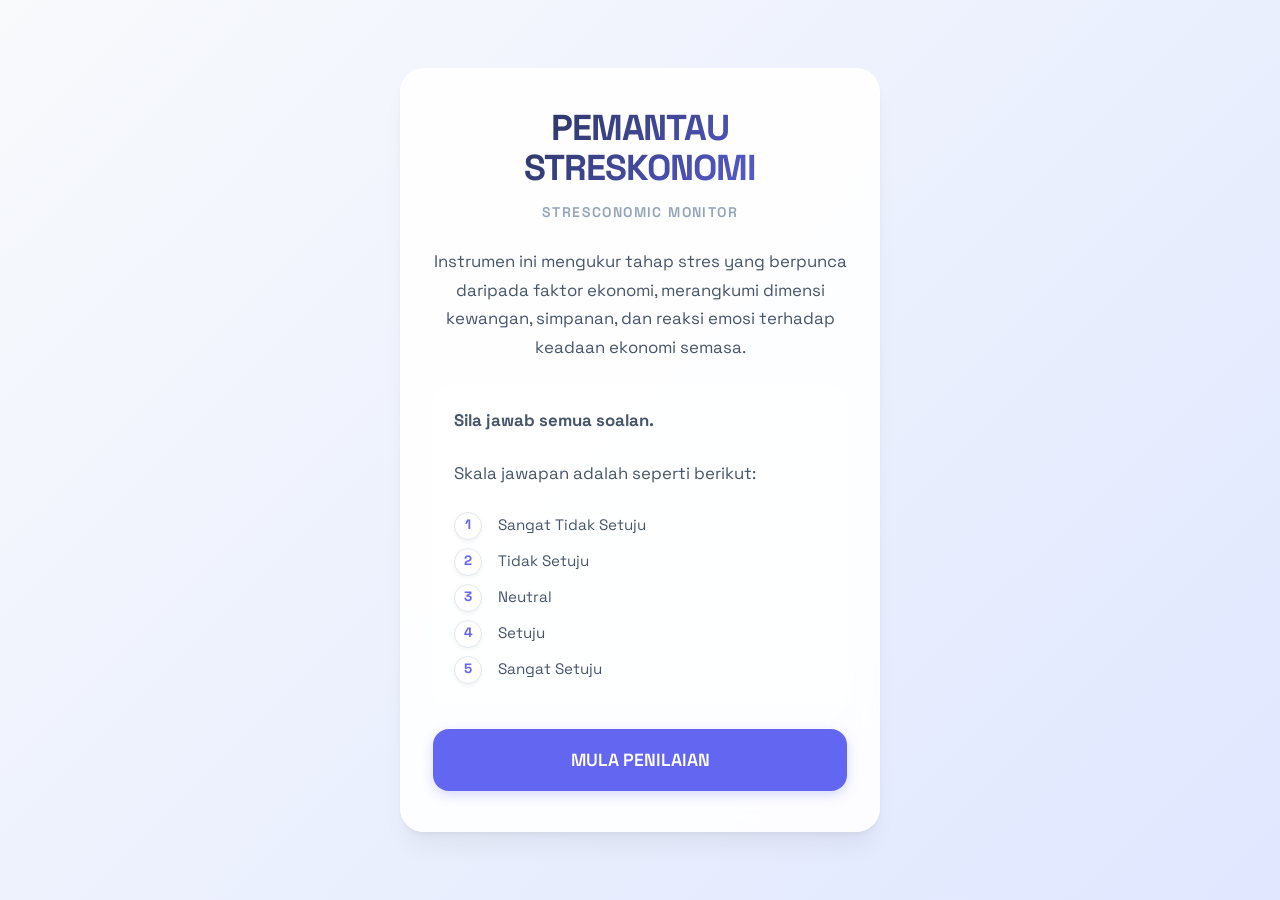
<file: index.html>
<!DOCTYPE html>
<html lang="ms">

<head>
  <meta charset="UTF-8" />
  <meta name="viewport" content="width=device-width, initial-scale=1.0" />
  <title>Pemantau Streskonomi</title>
  <link rel="preconnect" href="https://fonts.googleapis.com" />
  <link rel="preconnect" href="https://fonts.gstatic.com" crossorigin />
  <link href="https://fonts.googleapis.com/css2?family=Space+Grotesk:wght@400;500;600;700&display=swap"
    rel="stylesheet" />
  <link rel="stylesheet" href="./css/styles.css" />
</head>

<body>
  <main class="min-h-screen">
    <div class="intro-card">
      <h1>PEMANTAU STRESKONOMI</h1>
      <p class="subtitle">STRESCONOMIC MONITOR</p>

      <div class="card-content">
        <p>
          Instrumen ini mengukur tahap stres yang berpunca daripada faktor ekonomi, merangkumi dimensi
          kewangan,
          simpanan, dan reaksi emosi terhadap keadaan ekonomi semasa.
        </p>

        <div class="scale-container">
          <p class="instruction">Sila jawab semua soalan.</p>
          <p class="scale-intro">Skala jawapan adalah seperti berikut:</p>
          <ul class="scale-list-simple">
            <li><span class="scale-num">1</span> Sangat Tidak Setuju</li>
            <li><span class="scale-num">2</span> Tidak Setuju</li>
            <li><span class="scale-num">3</span> Neutral</li>
            <li><span class="scale-num">4</span> Setuju</li>
            <li><span class="scale-num">5</span> Sangat Setuju</li>
          </ul>
        </div>
      </div>

      <a href="./survey.html" class="cta-button">MULA PENILAIAN</a>
    </div>
  </main>
</body>

</html>
</file>
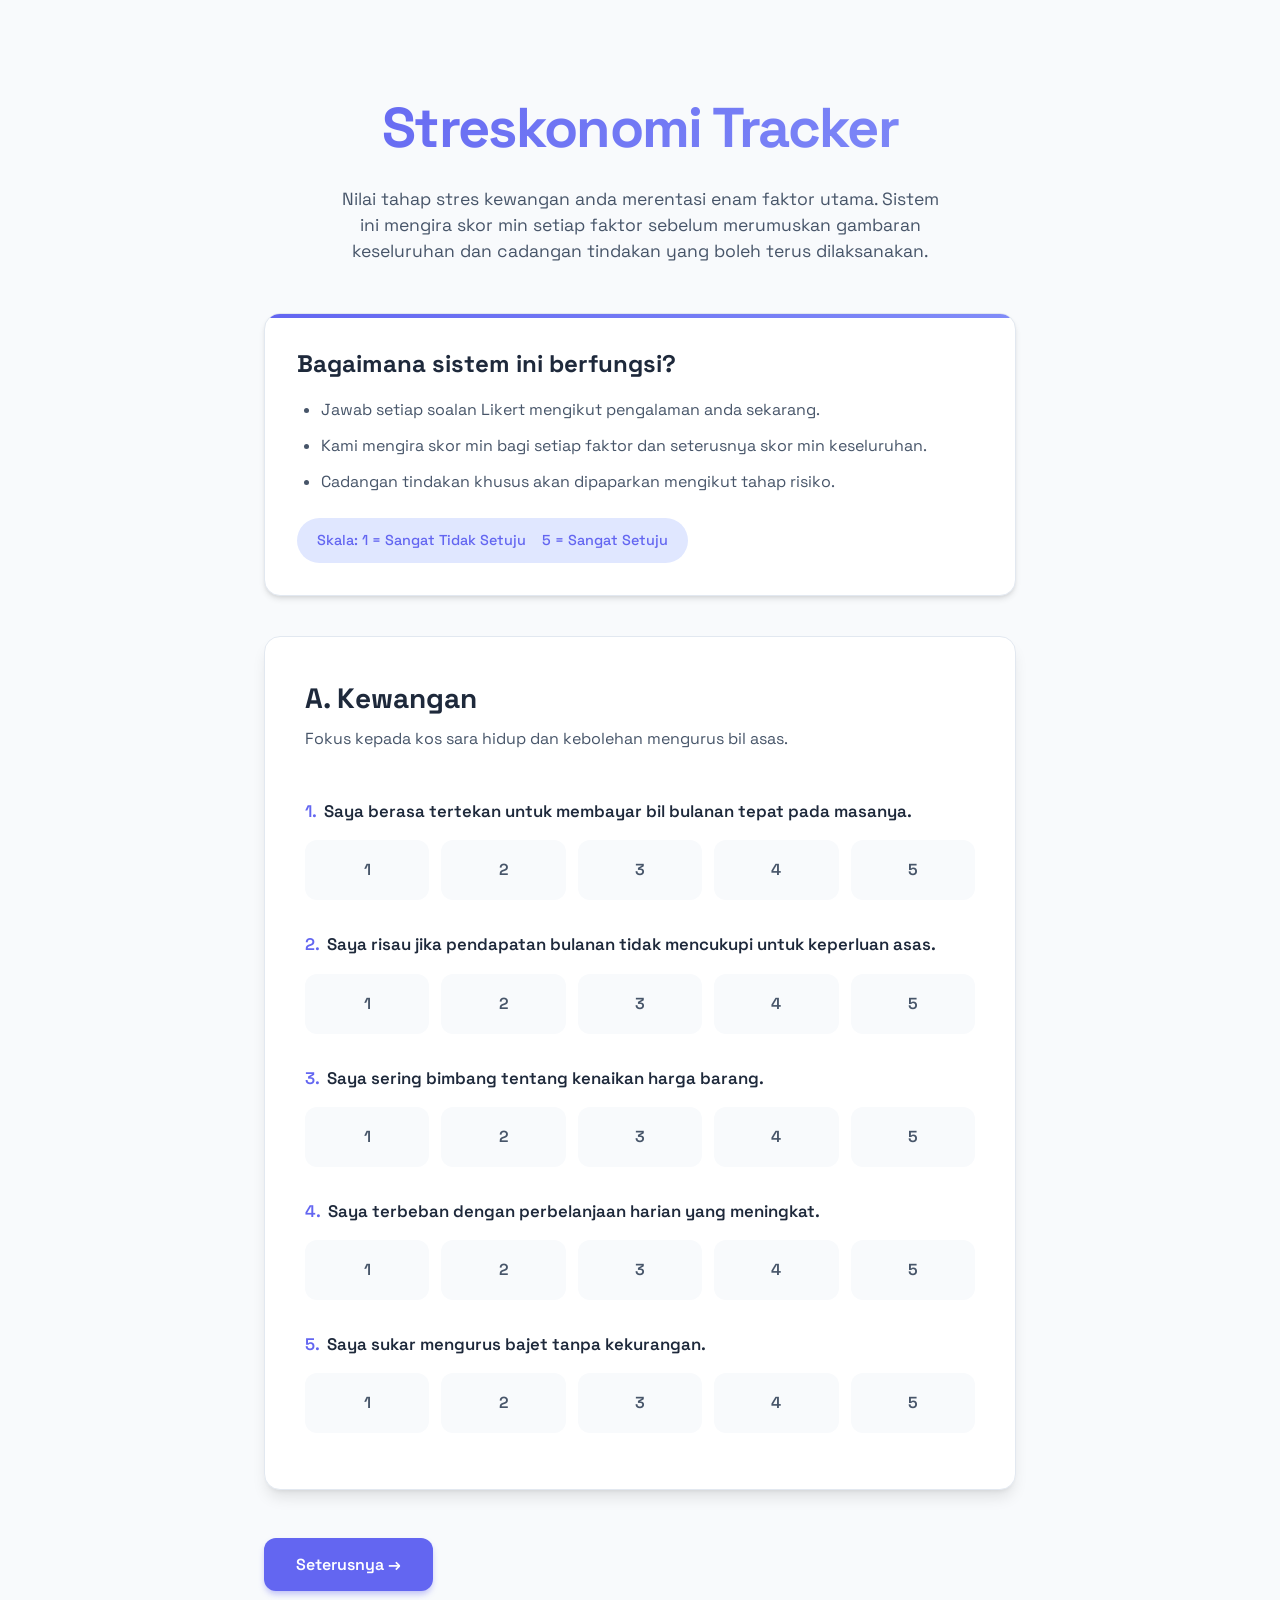
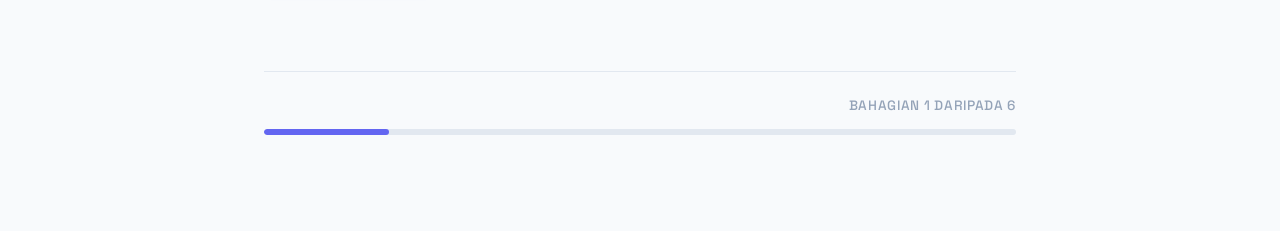
<file: versions/v1/index.html>
<!DOCTYPE html>
<html lang="ms">

<head>
  <meta charset="UTF-8" />
  <meta name="viewport" content="width=device-width, initial-scale=1.0" />
  <title>Streskonomi Tracker</title>
  <link rel="preconnect" href="https://fonts.googleapis.com" />
  <link rel="preconnect" href="https://fonts.gstatic.com" crossorigin />
  <link href="https://fonts.googleapis.com/css2?family=Space+Grotesk:wght@400;500;600;700&display=swap"
    rel="stylesheet" />
  <link rel="stylesheet" href="css/styles.css" />
</head>

<body>
  <div class="page-shell">
    <header>
      <div style="padding: 0 0.75rem;">
        <h1>Streskonomi Tracker</h1>
        <p>
          Nilai tahap stres kewangan anda merentasi enam faktor utama. Sistem ini
          mengira skor min setiap faktor sebelum merumuskan gambaran keseluruhan
          dan cadangan tindakan yang boleh terus dilaksanakan.
        </p>
      </div>
    </header>

    <section class="hero-card" id="intro-card">
      <h2>Bagaimana sistem ini berfungsi?</h2>
      <ul>
        <li>Jawab setiap soalan Likert mengikut pengalaman anda sekarang.</li>
        <li>Kami mengira skor min bagi setiap faktor dan seterusnya skor min keseluruhan.</li>
        <li>Cadangan tindakan khusus akan dipaparkan mengikut tahap risiko.</li>
      </ul>
      <div class="scale-pill">
        <span>Skala: 1 = Sangat Tidak Setuju</span>
        <span>5 = Sangat Setuju</span>
      </div>
    </section>

    <main>
      <form id="streskonomi-form">
        <div class="factor-grid">
          <article class="factor-card" data-factor="kewangan">
            <div>
              <h2>A. Kewangan</h2>
              <p>Fokus kepada kos sara hidup dan kebolehan mengurus bil asas.</p>
            </div>
            <ol class="question-list">
              <li class="question">
                <span>Saya berasa tertekan untuk membayar bil bulanan tepat pada masanya.</span>
                <div class="likert-group">
                  <label>1<input type="radio" name="kewangan-q1" value="1" required /></label>
                  <label>2<input type="radio" name="kewangan-q1" value="2" /></label>
                  <label>3<input type="radio" name="kewangan-q1" value="3" /></label>
                  <label>4<input type="radio" name="kewangan-q1" value="4" /></label>
                  <label>5<input type="radio" name="kewangan-q1" value="5" /></label>
                </div>
              </li>
              <li class="question">
                <span>Saya risau jika pendapatan bulanan tidak mencukupi untuk keperluan asas.</span>
                <div class="likert-group">
                  <label>1<input type="radio" name="kewangan-q2" value="1" /></label>
                  <label>2<input type="radio" name="kewangan-q2" value="2" /></label>
                  <label>3<input type="radio" name="kewangan-q2" value="3" /></label>
                  <label>4<input type="radio" name="kewangan-q2" value="4" /></label>
                  <label>5<input type="radio" name="kewangan-q2" value="5" /></label>
                </div>
              </li>
              <li class="question">
                <span>Saya sering bimbang tentang kenaikan harga barang.</span>
                <div class="likert-group">
                  <label>1<input type="radio" name="kewangan-q3" value="1" /></label>
                  <label>2<input type="radio" name="kewangan-q3" value="2" /></label>
                  <label>3<input type="radio" name="kewangan-q3" value="3" /></label>
                  <label>4<input type="radio" name="kewangan-q3" value="4" /></label>
                  <label>5<input type="radio" name="kewangan-q3" value="5" /></label>
                </div>
              </li>
              <li class="question">
                <span>Saya terbeban dengan perbelanjaan harian yang meningkat.</span>
                <div class="likert-group">
                  <label>1<input type="radio" name="kewangan-q4" value="1" /></label>
                  <label>2<input type="radio" name="kewangan-q4" value="2" /></label>
                  <label>3<input type="radio" name="kewangan-q4" value="3" /></label>
                  <label>4<input type="radio" name="kewangan-q4" value="4" /></label>
                  <label>5<input type="radio" name="kewangan-q4" value="5" /></label>
                </div>
              </li>
              <li class="question">
                <span>Saya sukar mengurus bajet tanpa kekurangan.</span>
                <div class="likert-group">
                  <label>1<input type="radio" name="kewangan-q5" value="1" /></label>
                  <label>2<input type="radio" name="kewangan-q5" value="2" /></label>
                  <label>3<input type="radio" name="kewangan-q5" value="3" /></label>
                  <label>4<input type="radio" name="kewangan-q5" value="4" /></label>
                  <label>5<input type="radio" name="kewangan-q5" value="5" /></label>
                </div>
              </li>
            </ol>
          </article>

          <article class="factor-card hidden" data-factor="pendapatan">
            <div>
              <h2>B. Pendapatan &amp; Pekerjaan</h2>
              <p>Ketidakstabilan pendapatan dan kebimbangan kerjaya.</p>
            </div>
            <ol class="question-list">
              <li class="question">
                <span>Saya bimbang kehilangan pekerjaan atau pendapatan.</span>
                <div class="likert-group">
                  <label>1<input type="radio" name="pendapatan-q1" value="1" required /></label>
                  <label>2<input type="radio" name="pendapatan-q1" value="2" /></label>
                  <label>3<input type="radio" name="pendapatan-q1" value="3" /></label>
                  <label>4<input type="radio" name="pendapatan-q1" value="4" /></label>
                  <label>5<input type="radio" name="pendapatan-q1" value="5" /></label>
                </div>
              </li>
              <li class="question">
                <span>Pendapatan saya tidak setimpal dengan kos sara hidup.</span>
                <div class="likert-group">
                  <label>1<input type="radio" name="pendapatan-q2" value="1" /></label>
                  <label>2<input type="radio" name="pendapatan-q2" value="2" /></label>
                  <label>3<input type="radio" name="pendapatan-q2" value="3" /></label>
                  <label>4<input type="radio" name="pendapatan-q2" value="4" /></label>
                  <label>5<input type="radio" name="pendapatan-q2" value="5" /></label>
                </div>
              </li>
              <li class="question">
                <span>Keadaan ekonomi yang tidak menentu membuat saya risau.</span>
                <div class="likert-group">
                  <label>1<input type="radio" name="pendapatan-q3" value="1" /></label>
                  <label>2<input type="radio" name="pendapatan-q3" value="2" /></label>
                  <label>3<input type="radio" name="pendapatan-q3" value="3" /></label>
                  <label>4<input type="radio" name="pendapatan-q3" value="4" /></label>
                  <label>5<input type="radio" name="pendapatan-q3" value="5" /></label>
                </div>
              </li>
              <li class="question">
                <span>Saya tertekan memikirkan masa depan kerjaya.</span>
                <div class="likert-group">
                  <label>1<input type="radio" name="pendapatan-q4" value="1" /></label>
                  <label>2<input type="radio" name="pendapatan-q4" value="2" /></label>
                  <label>3<input type="radio" name="pendapatan-q4" value="3" /></label>
                  <label>4<input type="radio" name="pendapatan-q4" value="4" /></label>
                  <label>5<input type="radio" name="pendapatan-q4" value="5" /></label>
                </div>
              </li>
              <li class="question">
                <span>Saya risau tentang kecemasan kewangan yang tidak dijangka.</span>
                <div class="likert-group">
                  <label>1<input type="radio" name="pendapatan-q5" value="1" /></label>
                  <label>2<input type="radio" name="pendapatan-q5" value="2" /></label>
                  <label>3<input type="radio" name="pendapatan-q5" value="3" /></label>
                  <label>4<input type="radio" name="pendapatan-q5" value="4" /></label>
                  <label>5<input type="radio" name="pendapatan-q5" value="5" /></label>
                </div>
              </li>
            </ol>
          </article>

          <article class="factor-card hidden" data-factor="simpanan">
            <div>
              <h2>C. Simpanan &amp; Kesediaan Masa Depan</h2>
              <p>Kebimbangan terhadap simpanan, pendidikan dan persaraan.</p>
            </div>
            <ol class="question-list">
              <li class="question">
                <span>Saya bimbang kerana tidak mempunyai simpanan mencukupi.</span>
                <div class="likert-group">
                  <label>1<input type="radio" name="simpanan-q1" value="1" required /></label>
                  <label>2<input type="radio" name="simpanan-q1" value="2" /></label>
                  <label>3<input type="radio" name="simpanan-q1" value="3" /></label>
                  <label>4<input type="radio" name="simpanan-q1" value="4" /></label>
                  <label>5<input type="radio" name="simpanan-q1" value="5" /></label>
                </div>
              </li>
              <li class="question">
                <span>Saya takut tidak mampu menampung pendidikan anak pada masa depan.</span>
                <div class="likert-group">
                  <label>1<input type="radio" name="simpanan-q2" value="1" /></label>
                  <label>2<input type="radio" name="simpanan-q2" value="2" /></label>
                  <label>3<input type="radio" name="simpanan-q2" value="3" /></label>
                  <label>4<input type="radio" name="simpanan-q2" value="4" /></label>
                  <label>5<input type="radio" name="simpanan-q2" value="5" /></label>
                </div>
              </li>
              <li class="question">
                <span>Saya risau tentang keupayaan menghadapi persaraan.</span>
                <div class="likert-group">
                  <label>1<input type="radio" name="simpanan-q3" value="1" /></label>
                  <label>2<input type="radio" name="simpanan-q3" value="2" /></label>
                  <label>3<input type="radio" name="simpanan-q3" value="3" /></label>
                  <label>4<input type="radio" name="simpanan-q3" value="4" /></label>
                  <label>5<input type="radio" name="simpanan-q3" value="5" /></label>
                </div>
              </li>
              <li class="question">
                <span>Saya tidak yakin dengan kestabilan kewangan keluarga pada masa depan.</span>
                <div class="likert-group">
                  <label>1<input type="radio" name="simpanan-q4" value="1" /></label>
                  <label>2<input type="radio" name="simpanan-q4" value="2" /></label>
                  <label>3<input type="radio" name="simpanan-q4" value="3" /></label>
                  <label>4<input type="radio" name="simpanan-q4" value="4" /></label>
                  <label>5<input type="radio" name="simpanan-q4" value="5" /></label>
                </div>
              </li>
            </ol>
          </article>

          <article class="factor-card hidden" data-factor="hutang">
            <div>
              <h2>D. Hutang &amp; Komitmen Kewangan</h2>
              <p>Komitmen pinjaman dan kesan hutang terhadap kesejahteraan.</p>
            </div>
            <ol class="question-list">
              <li class="question">
                <span>Saya tertekan dengan jumlah hutang yang perlu dibayar.</span>
                <div class="likert-group">
                  <label>1<input type="radio" name="hutang-q1" value="1" required /></label>
                  <label>2<input type="radio" name="hutang-q1" value="2" /></label>
                  <label>3<input type="radio" name="hutang-q1" value="3" /></label>
                  <label>4<input type="radio" name="hutang-q1" value="4" /></label>
                  <label>5<input type="radio" name="hutang-q1" value="5" /></label>
                </div>
              </li>
              <li class="question">
                <span>Saya sukar mengimbangi hutang dan perbelanjaan hidup.</span>
                <div class="likert-group">
                  <label>1<input type="radio" name="hutang-q2" value="1" /></label>
                  <label>2<input type="radio" name="hutang-q2" value="2" /></label>
                  <label>3<input type="radio" name="hutang-q2" value="3" /></label>
                  <label>4<input type="radio" name="hutang-q2" value="4" /></label>
                  <label>5<input type="radio" name="hutang-q2" value="5" /></label>
                </div>
              </li>
              <li class="question">
                <span>Saya risau jika gagal membayar pinjaman tepat pada waktunya.</span>
                <div class="likert-group">
                  <label>1<input type="radio" name="hutang-q3" value="1" /></label>
                  <label>2<input type="radio" name="hutang-q3" value="2" /></label>
                  <label>3<input type="radio" name="hutang-q3" value="3" /></label>
                  <label>4<input type="radio" name="hutang-q3" value="4" /></label>
                  <label>5<input type="radio" name="hutang-q3" value="5" /></label>
                </div>
              </li>
              <li class="question">
                <span>Hutang memberi kesan kepada kesejahteraan mental saya.</span>
                <div class="likert-group">
                  <label>1<input type="radio" name="hutang-q4" value="1" /></label>
                  <label>2<input type="radio" name="hutang-q4" value="2" /></label>
                  <label>3<input type="radio" name="hutang-q4" value="3" /></label>
                  <label>4<input type="radio" name="hutang-q4" value="4" /></label>
                  <label>5<input type="radio" name="hutang-q4" value="5" /></label>
                </div>
              </li>
            </ol>
          </article>

          <article class="factor-card hidden" data-factor="tekanan_sosial">
            <div>
              <h2>E. Tekanan Sosial Ekonomi</h2>
              <p>Perbandingan sosial dan tanggungjawab kewangan keluarga.</p>
            </div>
            <ol class="question-list">
              <li class="question">
                <span>Saya malu apabila tidak dapat mencapai tahap standard hidup masyarakat.</span>
                <div class="likert-group">
                  <label>1<input type="radio" name="tekanan_sosial-q1" value="1" required /></label>
                  <label>2<input type="radio" name="tekanan_sosial-q1" value="2" /></label>
                  <label>3<input type="radio" name="tekanan_sosial-q1" value="3" /></label>
                  <label>4<input type="radio" name="tekanan_sosial-q1" value="4" /></label>
                  <label>5<input type="radio" name="tekanan_sosial-q1" value="5" /></label>
                </div>
              </li>
              <li class="question">
                <span>Saya tertekan apabila perlu membantu kewangan keluarga.</span>
                <div class="likert-group">
                  <label>1<input type="radio" name="tekanan_sosial-q2" value="1" /></label>
                  <label>2<input type="radio" name="tekanan_sosial-q2" value="2" /></label>
                  <label>3<input type="radio" name="tekanan_sosial-q2" value="3" /></label>
                  <label>4<input type="radio" name="tekanan_sosial-q2" value="4" /></label>
                  <label>5<input type="radio" name="tekanan_sosial-q2" value="5" /></label>
                </div>
              </li>
              <li class="question">
                <span>Saya tertekan apabila melihat orang lain lebih stabil kewangannya.</span>
                <div class="likert-group">
                  <label>1<input type="radio" name="tekanan_sosial-q3" value="1" /></label>
                  <label>2<input type="radio" name="tekanan_sosial-q3" value="2" /></label>
                  <label>3<input type="radio" name="tekanan_sosial-q3" value="3" /></label>
                  <label>4<input type="radio" name="tekanan_sosial-q3" value="4" /></label>
                  <label>5<input type="radio" name="tekanan_sosial-q3" value="5" /></label>
                </div>
              </li>
              <li class="question">
                <span>Saya berasa rendah diri kerana kedudukan kewangan.</span>
                <div class="likert-group">
                  <label>1<input type="radio" name="tekanan_sosial-q4" value="1" /></label>
                  <label>2<input type="radio" name="tekanan_sosial-q4" value="2" /></label>
                  <label>3<input type="radio" name="tekanan_sosial-q4" value="3" /></label>
                  <label>4<input type="radio" name="tekanan_sosial-q4" value="4" /></label>
                  <label>5<input type="radio" name="tekanan_sosial-q4" value="5" /></label>
                </div>
              </li>
            </ol>
          </article>

          <article class="factor-card hidden" data-factor="reaksi_emosi">
            <div>
              <h2>F. Reaksi Emosi &amp; Psikologi</h2>
              <p>Kesan emosi yang terbit daripada tekanan ekonomi.</p>
            </div>
            <ol class="question-list">
              <li class="question">
                <span>Saya mudah marah kerana masalah kewangan.</span>
                <div class="likert-group">
                  <label>1<input type="radio" name="reaksi_emosi-q1" value="1" required /></label>
                  <label>2<input type="radio" name="reaksi_emosi-q1" value="2" /></label>
                  <label>3<input type="radio" name="reaksi_emosi-q1" value="3" /></label>
                  <label>4<input type="radio" name="reaksi_emosi-q1" value="4" /></label>
                  <label>5<input type="radio" name="reaksi_emosi-q1" value="5" /></label>
                </div>
              </li>
              <li class="question">
                <span>Masalah kewangan mengganggu tidur saya.</span>
                <div class="likert-group">
                  <label>1<input type="radio" name="reaksi_emosi-q2" value="1" /></label>
                  <label>2<input type="radio" name="reaksi_emosi-q2" value="2" /></label>
                  <label>3<input type="radio" name="reaksi_emosi-q2" value="3" /></label>
                  <label>4<input type="radio" name="reaksi_emosi-q2" value="4" /></label>
                  <label>5<input type="radio" name="reaksi_emosi-q2" value="5" /></label>
                </div>
              </li>
              <li class="question">
                <span>Saya cepat cemas ketika memikirkan masa depan ekonomi.</span>
                <div class="likert-group">
                  <label>1<input type="radio" name="reaksi_emosi-q3" value="1" /></label>
                  <label>2<input type="radio" name="reaksi_emosi-q3" value="2" /></label>
                  <label>3<input type="radio" name="reaksi_emosi-q3" value="3" /></label>
                  <label>4<input type="radio" name="reaksi_emosi-q3" value="4" /></label>
                  <label>5<input type="radio" name="reaksi_emosi-q3" value="5" /></label>
                </div>
              </li>
              <li class="question">
                <span>Saya rasa hilang kawalan terhadap kewangan.</span>
                <div class="likert-group">
                  <label>1<input type="radio" name="reaksi_emosi-q4" value="1" /></label>
                  <label>2<input type="radio" name="reaksi_emosi-q4" value="2" /></label>
                  <label>3<input type="radio" name="reaksi_emosi-q4" value="3" /></label>
                  <label>4<input type="radio" name="reaksi_emosi-q4" value="4" /></label>
                  <label>5<input type="radio" name="reaksi_emosi-q4" value="5" /></label>
                </div>
              </li>
              <li class="question">
                <span>Saya berasa putus asa tentang situasi ekonomi saya.</span>
                <div class="likert-group">
                  <label>1<input type="radio" name="reaksi_emosi-q5" value="1" /></label>
                  <label>2<input type="radio" name="reaksi_emosi-q5" value="2" /></label>
                  <label>3<input type="radio" name="reaksi_emosi-q5" value="3" /></label>
                  <label>4<input type="radio" name="reaksi_emosi-q5" value="4" /></label>
                  <label>5<input type="radio" name="reaksi_emosi-q5" value="5" /></label>
                </div>
              </li>
            </ol>
          </article>
        </div>

        <div class="form-actions">
          <button type="button" class="secondary" id="prev-button" style="display: none;">
            ← Sebelumnya
          </button>
          <button type="button" class="primary" id="next-button">
            Seterusnya →
          </button>
          <button type="button" class="primary" id="calculate-button" style="display: none;">
            Lihat Keputusan
          </button>
        </div>

        <div class="progress-container">
          <div class="progress-label" id="progress-label">Bahagian 1 daripada 6</div>
          <div class="progress-bar">
            <div class="progress-fill" id="progress-fill" style="width: 16.67%;"></div>
          </div>
        </div>
      </form>

      <section id="results" class="hidden">
        <div class="results-summary">
          <h3>Gambaran Keseluruhan</h3>
          <div class="score-badge" id="overall-score">--</div>
          <p id="overall-level">Skor belum dikira.</p>
        </div>

        <div class="results-grid">
          <article class="result-card" data-result="kewangan">
            <h4>Kewangan</h4>
            <p>Skor Min: <span class="factor-mean">--</span></p>
            <p>Tahap: <span class="factor-level">--</span></p>
            <ul class="factor-recos"></ul>
          </article>
          <article class="result-card" data-result="pendapatan">
            <h4>Pendapatan &amp; Pekerjaan</h4>
            <p>Skor Min: <span class="factor-mean">--</span></p>
            <p>Tahap: <span class="factor-level">--</span></p>
            <ul class="factor-recos"></ul>
          </article>
          <article class="result-card" data-result="simpanan">
            <h4>Simpanan &amp; Masa Depan</h4>
            <p>Skor Min: <span class="factor-mean">--</span></p>
            <p>Tahap: <span class="factor-level">--</span></p>
            <ul class="factor-recos"></ul>
          </article>
          <article class="result-card" data-result="hutang">
            <h4>Hutang &amp; Komitmen</h4>
            <p>Skor Min: <span class="factor-mean">--</span></p>
            <p>Tahap: <span class="factor-level">--</span></p>
            <ul class="factor-recos"></ul>
          </article>
          <article class="result-card" data-result="tekanan_sosial">
            <h4>Tekanan Sosial</h4>
            <p>Skor Min: <span class="factor-mean">--</span></p>
            <p>Tahap: <span class="factor-level">--</span></p>
            <ul class="factor-recos"></ul>
          </article>
          <article class="result-card" data-result="reaksi_emosi">
            <h4>Reaksi Emosi</h4>
            <p>Skor Min: <span class="factor-mean">--</span></p>
            <p>Tahap: <span class="factor-level">--</span></p>
            <ul class="factor-recos"></ul>
          </article>
        </div>

        <div class="overall-recommendation">
          <h4>Cadangan Menyeluruh</h4>
          <p id="overall-recommendation" style="margin: 0">
            Lengkapkan soal selidik untuk melihat cadangan.
          </p>
        </div>

        <div class="form-actions" style="margin-top: 2rem; justify-content: center;">
          <button type="button" class="secondary" id="reset-button">
            Mula Semula
          </button>
        </div>

        <p class="note" style="margin-top: 1.5rem;">
          Nota: Skor min keseluruhan diperoleh daripada purata keenam-enam faktor.
        </p>
      </section>
    </main>
  </div>

  <div class="modal hidden" id="alert-modal" role="dialog" aria-modal="true">
    <div class="modal-panel">
      <h3>Lengkapkan Soalan</h3>
      <p id="modal-message">
        Terdapat soalan yang belum dijawab. Sila semak semula semua faktor.
      </p>
      <button type="button" class="primary" id="modal-close">Faham</button>
    </div>
  </div>

  <script src="js/script.js"></script>
</body>

</html>
</file>
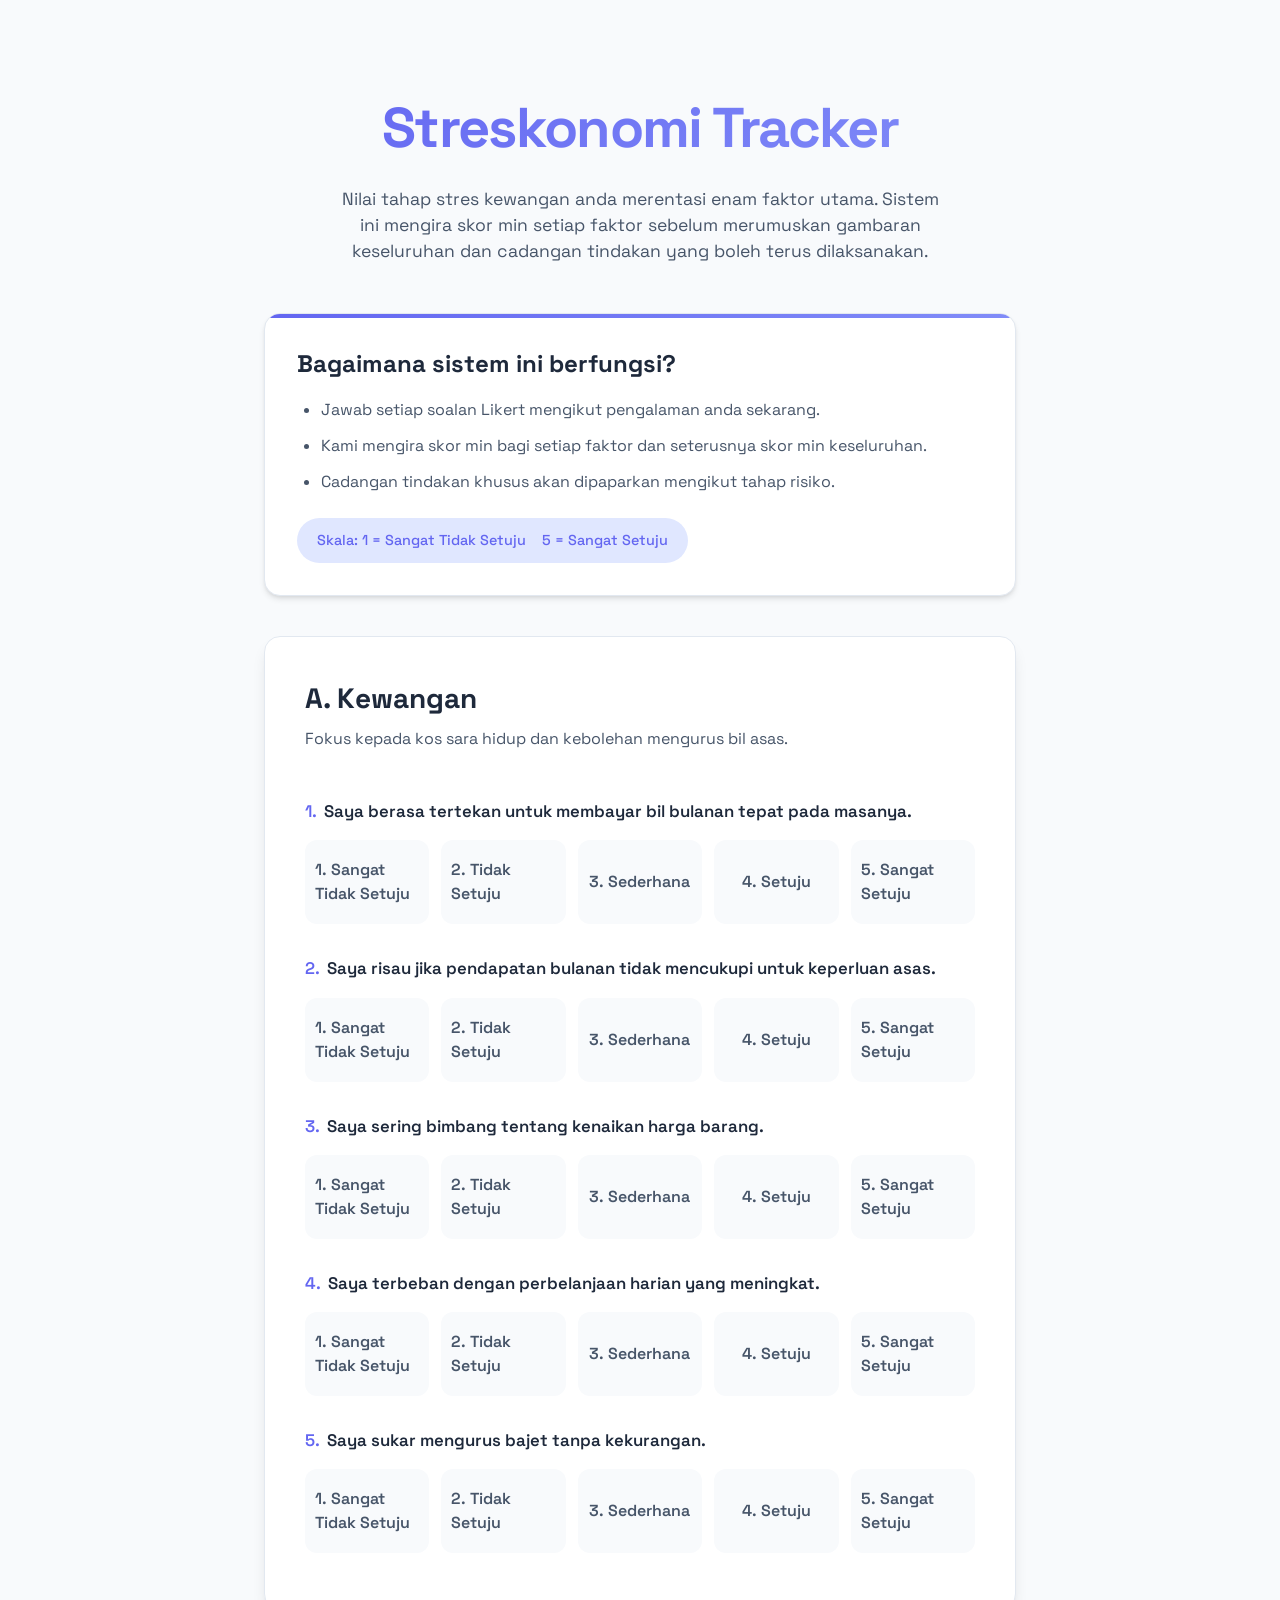
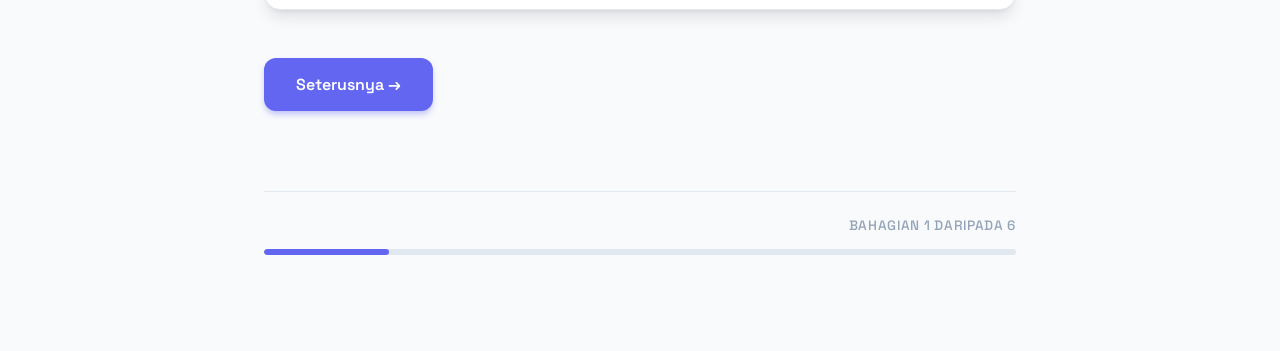
<file: versions/v2a/index.html>
<!DOCTYPE html>
<html lang="ms">

<head>
  <meta charset="UTF-8" />
  <meta name="viewport" content="width=device-width, initial-scale=1.0" />
  <title>Streskonomi Tracker</title>
  <link rel="preconnect" href="https://fonts.googleapis.com" />
  <link rel="preconnect" href="https://fonts.gstatic.com" crossorigin />
  <link href="https://fonts.googleapis.com/css2?family=Space+Grotesk:wght@400;500;600;700&display=swap"
    rel="stylesheet" />
  <link rel="stylesheet" href="css/styles.css" />
  <style>
    .submission-status {
      text-align: center;
      padding: 1rem;
      margin-top: 1.5rem;
      border-radius: 8px;
      background: var(--accent-light, #f3e8ff);
      border: 1px solid var(--accent-muted, #a855f7);
    }

    .submission-status.hidden {
      display: none;
    }

    .submission-status.success {
      background: #d1fae5;
      border-color: #10b981;
      color: #065f46;
    }

    .submission-status.error {
      background: #fee2e2;
      border-color: #ef4444;
      color: #991b1b;
    }

    .status-icon {
      margin-right: 0.5rem;
    }

    @keyframes spin {
      to {
        transform: rotate(360deg);
      }
    }

    .submission-status:not(.success):not(.error) .status-icon {
      display: inline-block;
      animation: spin 1s linear infinite;
    }
  </style>
</head>

<body>
  <div class="page-shell">
    <header>
      <div style="padding: 0 0.75rem;">
        <h1>Streskonomi Tracker</h1>
        <p>
          Nilai tahap stres kewangan anda merentasi enam faktor utama. Sistem ini
          mengira skor min setiap faktor sebelum merumuskan gambaran keseluruhan
          dan cadangan tindakan yang boleh terus dilaksanakan.
        </p>
      </div>
    </header>

    <section class="hero-card" id="intro-card">
      <h2>Bagaimana sistem ini berfungsi?</h2>
      <ul>
        <li>Jawab setiap soalan Likert mengikut pengalaman anda sekarang.</li>
        <li>Kami mengira skor min bagi setiap faktor dan seterusnya skor min keseluruhan.</li>
        <li>Cadangan tindakan khusus akan dipaparkan mengikut tahap risiko.</li>
      </ul>
      <div class="scale-pill">
        <span>Skala: 1 = Sangat Tidak Setuju</span>
        <span>5 = Sangat Setuju</span>
      </div>
    </section>

    <main>
      <form id="streskonomi-form">
        <div class="factor-grid">
          <article class="factor-card" data-factor="kewangan">
            <div>
              <h2>A. Kewangan</h2>
              <p>Fokus kepada kos sara hidup dan kebolehan mengurus bil asas.</p>
            </div>
            <ol class="question-list">
              <li class="question">
                <span>Saya berasa tertekan untuk membayar bil bulanan tepat pada masanya.</span>
                <div class="likert-group">
                  <label>1. Sangat Tidak Setuju<input type="radio" name="kewangan-q1" value="1" required /></label>
                  <label>2. Tidak Setuju<input type="radio" name="kewangan-q1" value="2" /></label>
                  <label>3. Sederhana<input type="radio" name="kewangan-q1" value="3" /></label>
                  <label>4. Setuju<input type="radio" name="kewangan-q1" value="4" /></label>
                  <label>5. Sangat Setuju<input type="radio" name="kewangan-q1" value="5" /></label>
                </div>
              </li>
              <li class="question">
                <span>Saya risau jika pendapatan bulanan tidak mencukupi untuk keperluan asas.</span>
                <div class="likert-group">
                  <label>1. Sangat Tidak Setuju<input type="radio" name="kewangan-q2" value="1" /></label>
                  <label>2. Tidak Setuju<input type="radio" name="kewangan-q2" value="2" /></label>
                  <label>3. Sederhana<input type="radio" name="kewangan-q2" value="3" /></label>
                  <label>4. Setuju<input type="radio" name="kewangan-q2" value="4" /></label>
                  <label>5. Sangat Setuju<input type="radio" name="kewangan-q2" value="5" /></label>
                </div>
              </li>
              <li class="question">
                <span>Saya sering bimbang tentang kenaikan harga barang.</span>
                <div class="likert-group">
                  <label>1. Sangat Tidak Setuju<input type="radio" name="kewangan-q3" value="1" /></label>
                  <label>2. Tidak Setuju<input type="radio" name="kewangan-q3" value="2" /></label>
                  <label>3. Sederhana<input type="radio" name="kewangan-q3" value="3" /></label>
                  <label>4. Setuju<input type="radio" name="kewangan-q3" value="4" /></label>
                  <label>5. Sangat Setuju<input type="radio" name="kewangan-q3" value="5" /></label>
                </div>
              </li>
              <li class="question">
                <span>Saya terbeban dengan perbelanjaan harian yang meningkat.</span>
                <div class="likert-group">
                  <label>1. Sangat Tidak Setuju<input type="radio" name="kewangan-q4" value="1" /></label>
                  <label>2. Tidak Setuju<input type="radio" name="kewangan-q4" value="2" /></label>
                  <label>3. Sederhana<input type="radio" name="kewangan-q4" value="3" /></label>
                  <label>4. Setuju<input type="radio" name="kewangan-q4" value="4" /></label>
                  <label>5. Sangat Setuju<input type="radio" name="kewangan-q4" value="5" /></label>
                </div>
              </li>
              <li class="question">
                <span>Saya sukar mengurus bajet tanpa kekurangan.</span>
                <div class="likert-group">
                  <label>1. Sangat Tidak Setuju<input type="radio" name="kewangan-q5" value="1" /></label>
                  <label>2. Tidak Setuju<input type="radio" name="kewangan-q5" value="2" /></label>
                  <label>3. Sederhana<input type="radio" name="kewangan-q5" value="3" /></label>
                  <label>4. Setuju<input type="radio" name="kewangan-q5" value="4" /></label>
                  <label>5. Sangat Setuju<input type="radio" name="kewangan-q5" value="5" /></label>
                </div>
              </li>
            </ol>
          </article>

          <article class="factor-card hidden" data-factor="pendapatan">
            <div>
              <h2>B. Pendapatan &amp; Pekerjaan</h2>
              <p>Ketidakstabilan pendapatan dan kebimbangan kerjaya.</p>
            </div>
            <ol class="question-list">
              <li class="question">
                <span>Saya bimbang kehilangan pekerjaan atau pendapatan.</span>
                <div class="likert-group">
                  <label>1. Sangat Tidak Setuju<input type="radio" name="pendapatan-q1" value="1" required /></label>
                  <label>2. Tidak Setuju<input type="radio" name="pendapatan-q1" value="2" /></label>
                  <label>3. Sederhana<input type="radio" name="pendapatan-q1" value="3" /></label>
                  <label>4. Setuju<input type="radio" name="pendapatan-q1" value="4" /></label>
                  <label>5. Sangat Setuju<input type="radio" name="pendapatan-q1" value="5" /></label>
                </div>
              </li>
              <li class="question">
                <span>Pendapatan saya tidak setimpal dengan kos sara hidup.</span>
                <div class="likert-group">
                  <label>1. Sangat Tidak Setuju<input type="radio" name="pendapatan-q2" value="1" /></label>
                  <label>2. Tidak Setuju<input type="radio" name="pendapatan-q2" value="2" /></label>
                  <label>3. Sederhana<input type="radio" name="pendapatan-q2" value="3" /></label>
                  <label>4. Setuju<input type="radio" name="pendapatan-q2" value="4" /></label>
                  <label>5. Sangat Setuju<input type="radio" name="pendapatan-q2" value="5" /></label>
                </div>
              </li>
              <li class="question">
                <span>Keadaan ekonomi yang tidak menentu membuat saya risau.</span>
                <div class="likert-group">
                  <label>1. Sangat Tidak Setuju<input type="radio" name="pendapatan-q3" value="1" /></label>
                  <label>2. Tidak Setuju<input type="radio" name="pendapatan-q3" value="2" /></label>
                  <label>3. Sederhana<input type="radio" name="pendapatan-q3" value="3" /></label>
                  <label>4. Setuju<input type="radio" name="pendapatan-q3" value="4" /></label>
                  <label>5. Sangat Setuju<input type="radio" name="pendapatan-q3" value="5" /></label>
                </div>
              </li>
              <li class="question">
                <span>Saya tertekan memikirkan masa depan kerjaya.</span>
                <div class="likert-group">
                  <label>1. Sangat Tidak Setuju<input type="radio" name="pendapatan-q4" value="1" /></label>
                  <label>2. Tidak Setuju<input type="radio" name="pendapatan-q4" value="2" /></label>
                  <label>3. Sederhana<input type="radio" name="pendapatan-q4" value="3" /></label>
                  <label>4. Setuju<input type="radio" name="pendapatan-q4" value="4" /></label>
                  <label>5. Sangat Setuju<input type="radio" name="pendapatan-q4" value="5" /></label>
                </div>
              </li>
              <li class="question">
                <span>Saya risau tentang kecemasan kewangan yang tidak dijangka.</span>
                <div class="likert-group">
                  <label>1. Sangat Tidak Setuju<input type="radio" name="pendapatan-q5" value="1" /></label>
                  <label>2. Tidak Setuju<input type="radio" name="pendapatan-q5" value="2" /></label>
                  <label>3. Sederhana<input type="radio" name="pendapatan-q5" value="3" /></label>
                  <label>4. Setuju<input type="radio" name="pendapatan-q5" value="4" /></label>
                  <label>5. Sangat Setuju<input type="radio" name="pendapatan-q5" value="5" /></label>
                </div>
              </li>
            </ol>
          </article>

          <article class="factor-card hidden" data-factor="simpanan">
            <div>
              <h2>C. Simpanan &amp; Kesediaan Masa Depan</h2>
              <p>Kebimbangan terhadap simpanan, pendidikan dan persaraan.</p>
            </div>
            <ol class="question-list">
              <li class="question">
                <span>Saya bimbang kerana tidak mempunyai simpanan mencukupi.</span>
                <div class="likert-group">
                  <label>1. Sangat Tidak Setuju<input type="radio" name="simpanan-q1" value="1" required /></label>
                  <label>2. Tidak Setuju<input type="radio" name="simpanan-q1" value="2" /></label>
                  <label>3. Sederhana<input type="radio" name="simpanan-q1" value="3" /></label>
                  <label>4. Setuju<input type="radio" name="simpanan-q1" value="4" /></label>
                  <label>5. Sangat Setuju<input type="radio" name="simpanan-q1" value="5" /></label>
                </div>
              </li>
              <li class="question">
                <span>Saya takut tidak mampu menampung pendidikan anak pada masa depan.</span>
                <div class="likert-group">
                  <label>1. Sangat Tidak Setuju<input type="radio" name="simpanan-q2" value="1" /></label>
                  <label>2. Tidak Setuju<input type="radio" name="simpanan-q2" value="2" /></label>
                  <label>3. Sederhana<input type="radio" name="simpanan-q2" value="3" /></label>
                  <label>4. Setuju<input type="radio" name="simpanan-q2" value="4" /></label>
                  <label>5. Sangat Setuju<input type="radio" name="simpanan-q2" value="5" /></label>
                </div>
              </li>
              <li class="question">
                <span>Saya risau tentang keupayaan menghadapi persaraan.</span>
                <div class="likert-group">
                  <label>1. Sangat Tidak Setuju<input type="radio" name="simpanan-q3" value="1" /></label>
                  <label>2. Tidak Setuju<input type="radio" name="simpanan-q3" value="2" /></label>
                  <label>3. Sederhana<input type="radio" name="simpanan-q3" value="3" /></label>
                  <label>4. Setuju<input type="radio" name="simpanan-q3" value="4" /></label>
                  <label>5. Sangat Setuju<input type="radio" name="simpanan-q3" value="5" /></label>
                </div>
              </li>
              <li class="question">
                <span>Saya tidak yakin dengan kestabilan kewangan keluarga pada masa depan.</span>
                <div class="likert-group">
                  <label>1. Sangat Tidak Setuju<input type="radio" name="simpanan-q4" value="1" /></label>
                  <label>2. Tidak Setuju<input type="radio" name="simpanan-q4" value="2" /></label>
                  <label>3. Sederhana<input type="radio" name="simpanan-q4" value="3" /></label>
                  <label>4. Setuju<input type="radio" name="simpanan-q4" value="4" /></label>
                  <label>5. Sangat Setuju<input type="radio" name="simpanan-q4" value="5" /></label>
                </div>
              </li>
            </ol>
          </article>

          <article class="factor-card hidden" data-factor="hutang">
            <div>
              <h2>D. Hutang &amp; Komitmen Kewangan</h2>
              <p>Komitmen pinjaman dan kesan hutang terhadap kesejahteraan.</p>
            </div>
            <ol class="question-list">
              <li class="question">
                <span>Saya tertekan dengan jumlah hutang yang perlu dibayar.</span>
                <div class="likert-group">
                  <label>1. Sangat Tidak Setuju<input type="radio" name="hutang-q1" value="1" required /></label>
                  <label>2. Tidak Setuju<input type="radio" name="hutang-q1" value="2" /></label>
                  <label>3. Sederhana<input type="radio" name="hutang-q1" value="3" /></label>
                  <label>4. Setuju<input type="radio" name="hutang-q1" value="4" /></label>
                  <label>5. Sangat Setuju<input type="radio" name="hutang-q1" value="5" /></label>
                </div>
              </li>
              <li class="question">
                <span>Saya sukar mengimbangi hutang dan perbelanjaan hidup.</span>
                <div class="likert-group">
                  <label>1. Sangat Tidak Setuju<input type="radio" name="hutang-q2" value="1" /></label>
                  <label>2. Tidak Setuju<input type="radio" name="hutang-q2" value="2" /></label>
                  <label>3. Sederhana<input type="radio" name="hutang-q2" value="3" /></label>
                  <label>4. Setuju<input type="radio" name="hutang-q2" value="4" /></label>
                  <label>5. Sangat Setuju<input type="radio" name="hutang-q2" value="5" /></label>
                </div>
              </li>
              <li class="question">
                <span>Saya risau jika gagal membayar pinjaman tepat pada waktunya.</span>
                <div class="likert-group">
                  <label>1. Sangat Tidak Setuju<input type="radio" name="hutang-q3" value="1" /></label>
                  <label>2. Tidak Setuju<input type="radio" name="hutang-q3" value="2" /></label>
                  <label>3. Sederhana<input type="radio" name="hutang-q3" value="3" /></label>
                  <label>4. Setuju<input type="radio" name="hutang-q3" value="4" /></label>
                  <label>5. Sangat Setuju<input type="radio" name="hutang-q3" value="5" /></label>
                </div>
              </li>
              <li class="question">
                <span>Hutang memberi kesan kepada kesejahteraan mental saya.</span>
                <div class="likert-group">
                  <label>1. Sangat Tidak Setuju<input type="radio" name="hutang-q4" value="1" /></label>
                  <label>2. Tidak Setuju<input type="radio" name="hutang-q4" value="2" /></label>
                  <label>3. Sederhana<input type="radio" name="hutang-q4" value="3" /></label>
                  <label>4. Setuju<input type="radio" name="hutang-q4" value="4" /></label>
                  <label>5. Sangat Setuju<input type="radio" name="hutang-q4" value="5" /></label>
                </div>
              </li>
            </ol>
          </article>

          <article class="factor-card hidden" data-factor="tekanan_sosial">
            <div>
              <h2>E. Tekanan Sosial Ekonomi</h2>
              <p>Perbandingan sosial dan tanggungjawab kewangan keluarga.</p>
            </div>
            <ol class="question-list">
              <li class="question">
                <span>Saya malu apabila tidak dapat mencapai tahap standard hidup masyarakat.</span>
                <div class="likert-group">
                  <label>1. Sangat Tidak Setuju<input type="radio" name="tekanan_sosial-q1" value="1"
                      required /></label>
                  <label>2. Tidak Setuju<input type="radio" name="tekanan_sosial-q1" value="2" /></label>
                  <label>3. Sederhana<input type="radio" name="tekanan_sosial-q1" value="3" /></label>
                  <label>4. Setuju<input type="radio" name="tekanan_sosial-q1" value="4" /></label>
                  <label>5. Sangat Setuju<input type="radio" name="tekanan_sosial-q1" value="5" /></label>
                </div>
              </li>
              <li class="question">
                <span>Saya tertekan apabila perlu membantu kewangan keluarga.</span>
                <div class="likert-group">
                  <label>1. Sangat Tidak Setuju<input type="radio" name="tekanan_sosial-q2" value="1" /></label>
                  <label>2. Tidak Setuju<input type="radio" name="tekanan_sosial-q2" value="2" /></label>
                  <label>3. Sederhana<input type="radio" name="tekanan_sosial-q2" value="3" /></label>
                  <label>4. Setuju<input type="radio" name="tekanan_sosial-q2" value="4" /></label>
                  <label>5. Sangat Setuju<input type="radio" name="tekanan_sosial-q2" value="5" /></label>
                </div>
              </li>
              <li class="question">
                <span>Saya tertekan apabila melihat orang lain lebih stabil kewangannya.</span>
                <div class="likert-group">
                  <label>1. Sangat Tidak Setuju<input type="radio" name="tekanan_sosial-q3" value="1" /></label>
                  <label>2. Tidak Setuju<input type="radio" name="tekanan_sosial-q3" value="2" /></label>
                  <label>3. Sederhana<input type="radio" name="tekanan_sosial-q3" value="3" /></label>
                  <label>4. Setuju<input type="radio" name="tekanan_sosial-q3" value="4" /></label>
                  <label>5. Sangat Setuju<input type="radio" name="tekanan_sosial-q3" value="5" /></label>
                </div>
              </li>
              <li class="question">
                <span>Saya berasa rendah diri kerana kedudukan kewangan.</span>
                <div class="likert-group">
                  <label>1. Sangat Tidak Setuju<input type="radio" name="tekanan_sosial-q4" value="1" /></label>
                  <label>2. Tidak Setuju<input type="radio" name="tekanan_sosial-q4" value="2" /></label>
                  <label>3. Sederhana<input type="radio" name="tekanan_sosial-q4" value="3" /></label>
                  <label>4. Setuju<input type="radio" name="tekanan_sosial-q4" value="4" /></label>
                  <label>5. Sangat Setuju<input type="radio" name="tekanan_sosial-q4" value="5" /></label>
                </div>
              </li>
            </ol>
          </article>

          <article class="factor-card hidden" data-factor="reaksi_emosi">
            <div>
              <h2>F. Reaksi Emosi &amp; Psikologi</h2>
              <p>Kesan emosi yang terbit daripada tekanan ekonomi.</p>
            </div>
            <ol class="question-list">
              <li class="question">
                <span>Saya mudah marah kerana masalah kewangan.</span>
                <div class="likert-group">
                  <label>1. Sangat Tidak Setuju<input type="radio" name="reaksi_emosi-q1" value="1" required /></label>
                  <label>2. Tidak Setuju<input type="radio" name="reaksi_emosi-q1" value="2" /></label>
                  <label>3. Sederhana<input type="radio" name="reaksi_emosi-q1" value="3" /></label>
                  <label>4. Setuju<input type="radio" name="reaksi_emosi-q1" value="4" /></label>
                  <label>5. Sangat Setuju<input type="radio" name="reaksi_emosi-q1" value="5" /></label>
                </div>
              </li>
              <li class="question">
                <span>Masalah kewangan mengganggu tidur saya.</span>
                <div class="likert-group">
                  <label>1. Sangat Tidak Setuju<input type="radio" name="reaksi_emosi-q2" value="1" /></label>
                  <label>2. Tidak Setuju<input type="radio" name="reaksi_emosi-q2" value="2" /></label>
                  <label>3. Sederhana<input type="radio" name="reaksi_emosi-q2" value="3" /></label>
                  <label>4. Setuju<input type="radio" name="reaksi_emosi-q2" value="4" /></label>
                  <label>5. Sangat Setuju<input type="radio" name="reaksi_emosi-q2" value="5" /></label>
                </div>
              </li>
              <li class="question">
                <span>Saya cepat cemas ketika memikirkan masa depan ekonomi.</span>
                <div class="likert-group">
                  <label>1. Sangat Tidak Setuju<input type="radio" name="reaksi_emosi-q3" value="1" /></label>
                  <label>2. Tidak Setuju<input type="radio" name="reaksi_emosi-q3" value="2" /></label>
                  <label>3. Sederhana<input type="radio" name="reaksi_emosi-q3" value="3" /></label>
                  <label>4. Setuju<input type="radio" name="reaksi_emosi-q3" value="4" /></label>
                  <label>5. Sangat Setuju<input type="radio" name="reaksi_emosi-q3" value="5" /></label>
                </div>
              </li>
              <li class="question">
                <span>Saya rasa hilang kawalan terhadap kewangan.</span>
                <div class="likert-group">
                  <label>1. Sangat Tidak Setuju<input type="radio" name="reaksi_emosi-q4" value="1" /></label>
                  <label>2. Tidak Setuju<input type="radio" name="reaksi_emosi-q4" value="2" /></label>
                  <label>3. Sederhana<input type="radio" name="reaksi_emosi-q4" value="3" /></label>
                  <label>4. Setuju<input type="radio" name="reaksi_emosi-q4" value="4" /></label>
                  <label>5. Sangat Setuju<input type="radio" name="reaksi_emosi-q4" value="5" /></label>
                </div>
              </li>
              <li class="question">
                <span>Saya berasa putus asa tentang situasi ekonomi saya.</span>
                <div class="likert-group">
                  <label>1. Sangat Tidak Setuju<input type="radio" name="reaksi_emosi-q5" value="1" /></label>
                  <label>2. Tidak Setuju<input type="radio" name="reaksi_emosi-q5" value="2" /></label>
                  <label>3. Sederhana<input type="radio" name="reaksi_emosi-q5" value="3" /></label>
                  <label>4. Setuju<input type="radio" name="reaksi_emosi-q5" value="4" /></label>
                  <label>5. Sangat Setuju<input type="radio" name="reaksi_emosi-q5" value="5" /></label>
                </div>
              </li>
            </ol>
          </article>
        </div>

        <div class="form-actions">
          <button type="button" class="secondary" id="prev-button" style="display: none;">
            ← Sebelumnya
          </button>
          <button type="button" class="primary" id="next-button">
            Seterusnya →
          </button>
          <button type="button" class="primary" id="calculate-button" style="display: none;">
            Lihat Keputusan
          </button>
        </div>

        <div class="progress-container">
          <div class="progress-label" id="progress-label">Bahagian 1 daripada 6</div>
          <div class="progress-bar">
            <div class="progress-fill" id="progress-fill" style="width: 16.67%;"></div>
          </div>
        </div>
      </form>

      <section id="results" class="hidden">
        <h2 style="text-align: center; margin-bottom: 2rem; color: var(--accent); font-size: 2rem;">Keputusan Analisis
        </h2>

        <div class="results-grid">
          <article class="result-card" data-result="kewangan">
            <h4>Kewangan</h4>
            <p>Skor Min: <span class="factor-mean">--</span></p>
            <p>Tahap: <span class="factor-level">--</span></p>
            <ul class="factor-recos"></ul>
          </article>
          <article class="result-card" data-result="pendapatan">
            <h4>Pendapatan &amp; Pekerjaan</h4>
            <p>Skor Min: <span class="factor-mean">--</span></p>
            <p>Tahap: <span class="factor-level">--</span></p>
            <ul class="factor-recos"></ul>
          </article>
          <article class="result-card" data-result="simpanan">
            <h4>Simpanan &amp; Masa Depan</h4>
            <p>Skor Min: <span class="factor-mean">--</span></p>
            <p>Tahap: <span class="factor-level">--</span></p>
            <ul class="factor-recos"></ul>
          </article>
          <article class="result-card" data-result="hutang">
            <h4>Hutang &amp; Komitmen</h4>
            <p>Skor Min: <span class="factor-mean">--</span></p>
            <p>Tahap: <span class="factor-level">--</span></p>
            <ul class="factor-recos"></ul>
          </article>
          <article class="result-card" data-result="tekanan_sosial">
            <h4>Tekanan Sosial</h4>
            <p>Skor Min: <span class="factor-mean">--</span></p>
            <p>Tahap: <span class="factor-level">--</span></p>
            <ul class="factor-recos"></ul>
          </article>
          <article class="result-card" data-result="reaksi_emosi">
            <h4>Reaksi Emosi</h4>
            <p>Skor Min: <span class="factor-mean">--</span></p>
            <p>Tahap: <span class="factor-level">--</span></p>
            <ul class="factor-recos"></ul>
          </article>
        </div>

        <div class="results-summary"
          style="border-bottom: none; border-top: 1px solid var(--border-soft); margin-bottom: 2rem; padding-top: 2rem; padding-bottom: 0;">
          <h3>Gambaran Keseluruhan</h3>
          <div class="score-badge" id="overall-score">--</div>
          <p id="overall-level">Skor belum dikira.</p>
        </div>

        <div class="overall-recommendation">
          <h4>Cadangan Menyeluruh</h4>
          <p id="overall-recommendation" style="margin: 0">
            Lengkapkan soal selidik untuk melihat cadangan.
          </p>
        </div>

        <div id="submission-status" class="submission-status hidden">
          <span class="status-icon">⏳</span>
          <span class="status-text">Menyimpan respons anda...</span>
        </div>

        <div class="form-actions" style="margin-top: 2rem; justify-content: center;">
          <button type="button" class="secondary" id="reset-button">
            Mula Semula
          </button>
        </div>

        <p class="note" style="margin-top: 1.5rem;">
          Nota: Skor min keseluruhan diperoleh daripada purata keenam-enam faktor.
        </p>
      </section>
    </main>
  </div>

  <div class="modal hidden" id="alert-modal" role="dialog" aria-modal="true">
    <div class="modal-panel">
      <h3>Lengkapkan Soalan</h3>
      <p id="modal-message">
        Terdapat soalan yang belum dijawab. Sila semak semula semua faktor.
      </p>
      <button type="button" class="primary" id="modal-close">Faham</button>
    </div>
  </div>

  <script src="js/script.js"></script>
</body>

</html>
</file>
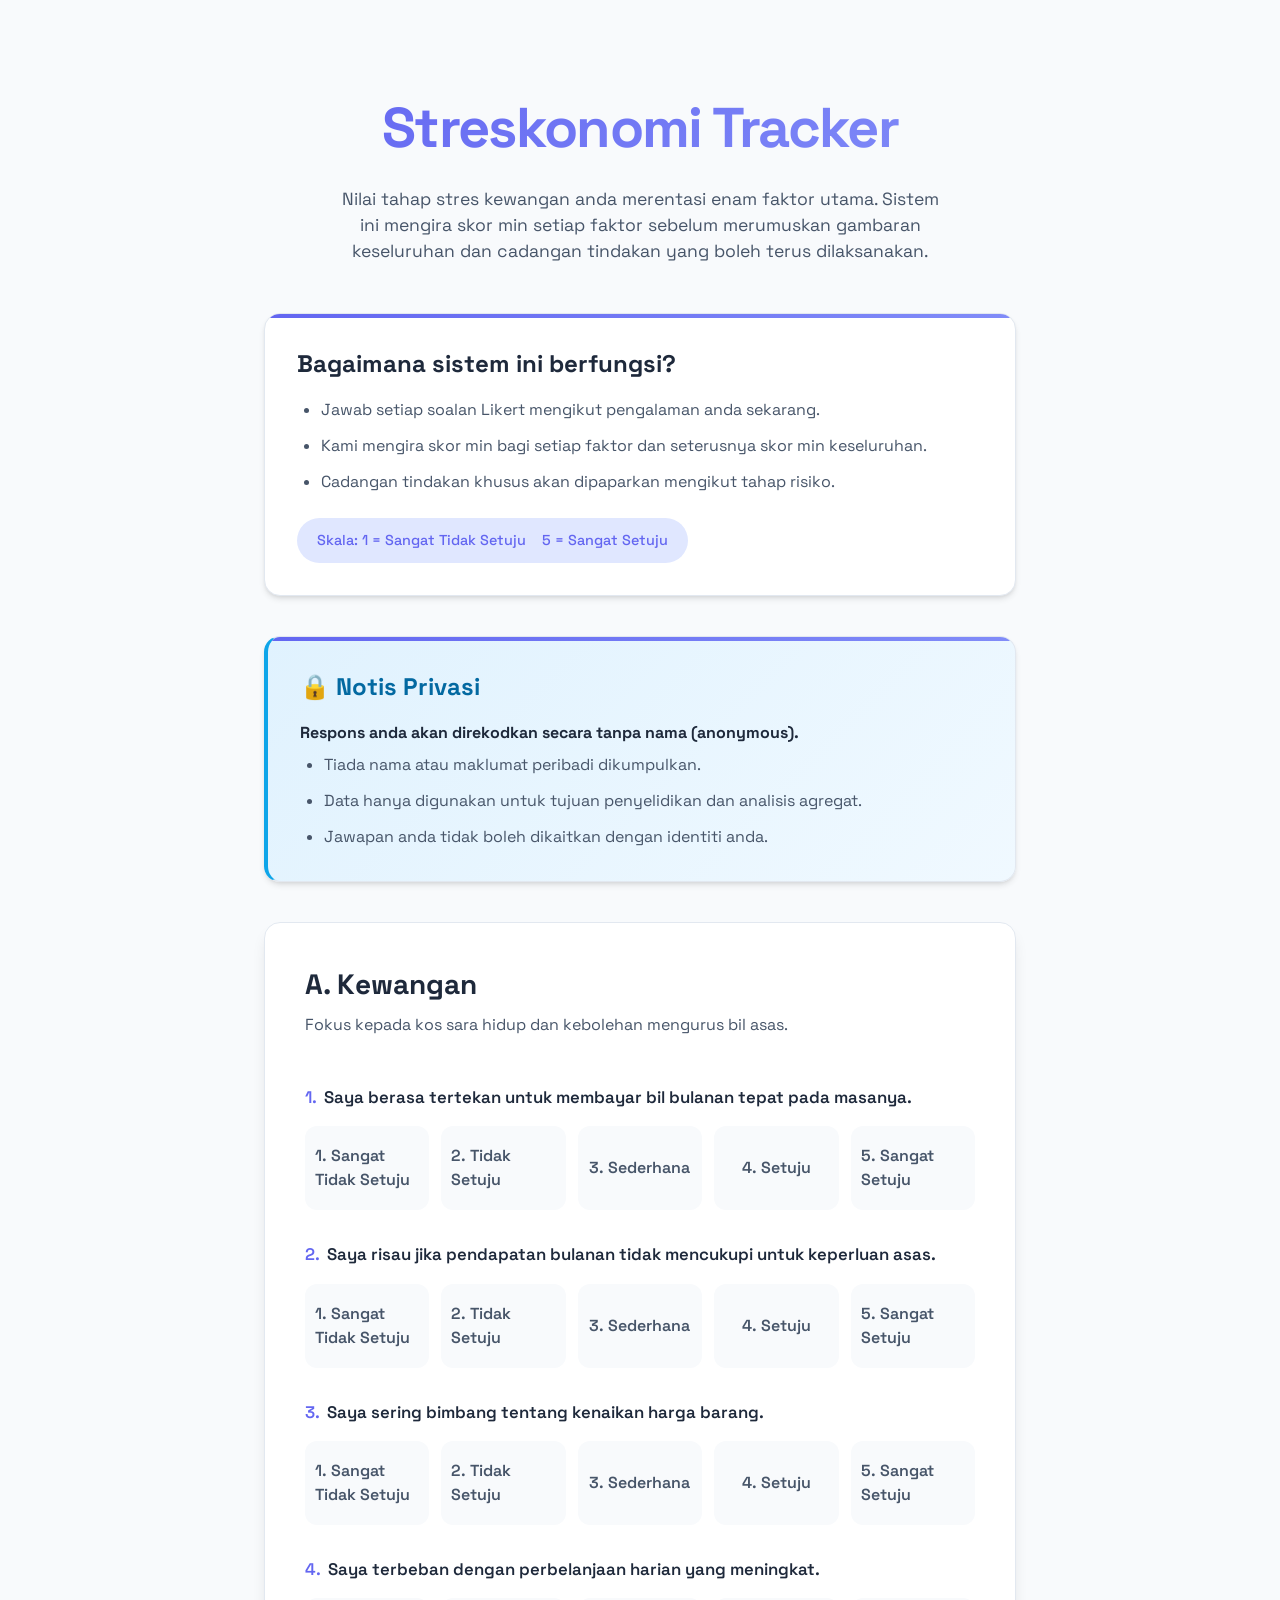
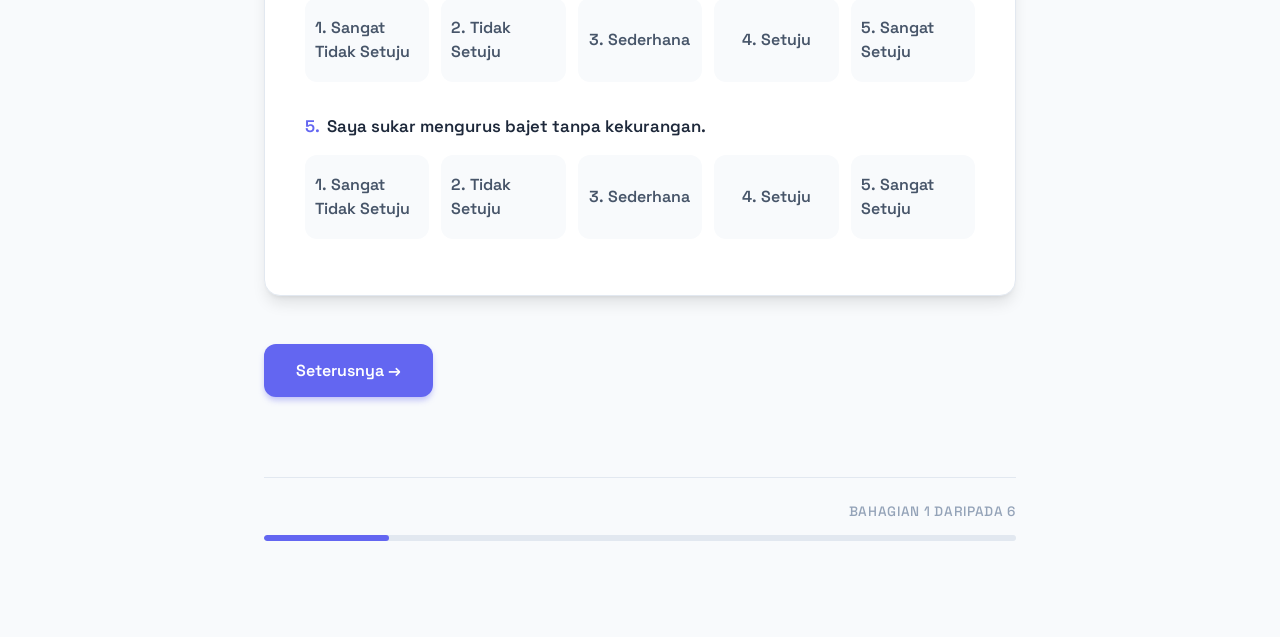
<file: versions/v2b/index.html>
<!DOCTYPE html>
<html lang="ms">

<head>
  <meta charset="UTF-8" />
  <meta name="viewport" content="width=device-width, initial-scale=1.0" />
  <title>Streskonomi Tracker</title>
  <link rel="preconnect" href="https://fonts.googleapis.com" />
  <link rel="preconnect" href="https://fonts.gstatic.com" crossorigin />
  <link href="https://fonts.googleapis.com/css2?family=Space+Grotesk:wght@400;500;600;700&display=swap"
    rel="stylesheet" />
  <link rel="stylesheet" href="css/styles.css" />
  <style>
    .submission-status {
      text-align: center;
      padding: 1rem;
      margin-top: 1.5rem;
      border-radius: 8px;
      background: var(--accent-light, #f3e8ff);
      border: 1px solid var(--accent-muted, #a855f7);
    }

    .submission-status.hidden {
      display: none;
    }

    .submission-status.success {
      background: #d1fae5;
      border-color: #10b981;
      color: #065f46;
    }

    .submission-status.error {
      background: #fee2e2;
      border-color: #ef4444;
      color: #991b1b;
    }

    .status-icon {
      margin-right: 0.5rem;
    }

    @keyframes spin {
      to {
        transform: rotate(360deg);
      }
    }

    .submission-status:not(.success):not(.error) .status-icon {
      display: inline-block;
      animation: spin 1s linear infinite;
    }
  </style>
</head>

<body>
  <div class="page-shell">
    <header>
      <div style="padding: 0 0.75rem;">
        <h1>Streskonomi Tracker</h1>
        <p>
          Nilai tahap stres kewangan anda merentasi enam faktor utama. Sistem ini
          mengira skor min setiap faktor sebelum merumuskan gambaran keseluruhan
          dan cadangan tindakan yang boleh terus dilaksanakan.
        </p>
      </div>
    </header>

    <section class="hero-card" id="intro-card">
      <h2>Bagaimana sistem ini berfungsi?</h2>
      <ul>
        <li>Jawab setiap soalan Likert mengikut pengalaman anda sekarang.</li>
        <li>Kami mengira skor min bagi setiap faktor dan seterusnya skor min keseluruhan.</li>
        <li>Cadangan tindakan khusus akan dipaparkan mengikut tahap risiko.</li>
      </ul>
      <div class="scale-pill">
        <span>Skala: 1 = Sangat Tidak Setuju</span>
        <span>5 = Sangat Setuju</span>
      </div>
    </section>

    <section class="hero-card" id="privacy-notice" style="background: linear-gradient(135deg, #e0f2fe 0%, #f0f9ff 100%); border-left: 4px solid #0ea5e9;">
      <h2 style="color: #0369a1;">🔒 Notis Privasi</h2>
      <p style="margin-bottom: 0.5rem;">
        <strong>Respons anda akan direkodkan secara tanpa nama (anonymous).</strong>
      </p>
      <ul style="margin-bottom: 0;">
        <li>Tiada nama atau maklumat peribadi dikumpulkan.</li>
        <li>Data hanya digunakan untuk tujuan penyelidikan dan analisis agregat.</li>
        <li>Jawapan anda tidak boleh dikaitkan dengan identiti anda.</li>
      </ul>
    </section>

    <main>
      <form id="streskonomi-form">
        <div class="factor-grid">
          <article class="factor-card" data-factor="kewangan">
            <div>
              <h2>A. Kewangan</h2>
              <p>Fokus kepada kos sara hidup dan kebolehan mengurus bil asas.</p>
            </div>
            <ol class="question-list">
              <li class="question">
                <span>Saya berasa tertekan untuk membayar bil bulanan tepat pada masanya.</span>
                <div class="likert-group">
                  <label>1. Sangat Tidak Setuju<input type="radio" name="kewangan-q1" value="1" required /></label>
                  <label>2. Tidak Setuju<input type="radio" name="kewangan-q1" value="2" /></label>
                  <label>3. Sederhana<input type="radio" name="kewangan-q1" value="3" /></label>
                  <label>4. Setuju<input type="radio" name="kewangan-q1" value="4" /></label>
                  <label>5. Sangat Setuju<input type="radio" name="kewangan-q1" value="5" /></label>
                </div>
              </li>
              <li class="question">
                <span>Saya risau jika pendapatan bulanan tidak mencukupi untuk keperluan asas.</span>
                <div class="likert-group">
                  <label>1. Sangat Tidak Setuju<input type="radio" name="kewangan-q2" value="1" /></label>
                  <label>2. Tidak Setuju<input type="radio" name="kewangan-q2" value="2" /></label>
                  <label>3. Sederhana<input type="radio" name="kewangan-q2" value="3" /></label>
                  <label>4. Setuju<input type="radio" name="kewangan-q2" value="4" /></label>
                  <label>5. Sangat Setuju<input type="radio" name="kewangan-q2" value="5" /></label>
                </div>
              </li>
              <li class="question">
                <span>Saya sering bimbang tentang kenaikan harga barang.</span>
                <div class="likert-group">
                  <label>1. Sangat Tidak Setuju<input type="radio" name="kewangan-q3" value="1" /></label>
                  <label>2. Tidak Setuju<input type="radio" name="kewangan-q3" value="2" /></label>
                  <label>3. Sederhana<input type="radio" name="kewangan-q3" value="3" /></label>
                  <label>4. Setuju<input type="radio" name="kewangan-q3" value="4" /></label>
                  <label>5. Sangat Setuju<input type="radio" name="kewangan-q3" value="5" /></label>
                </div>
              </li>
              <li class="question">
                <span>Saya terbeban dengan perbelanjaan harian yang meningkat.</span>
                <div class="likert-group">
                  <label>1. Sangat Tidak Setuju<input type="radio" name="kewangan-q4" value="1" /></label>
                  <label>2. Tidak Setuju<input type="radio" name="kewangan-q4" value="2" /></label>
                  <label>3. Sederhana<input type="radio" name="kewangan-q4" value="3" /></label>
                  <label>4. Setuju<input type="radio" name="kewangan-q4" value="4" /></label>
                  <label>5. Sangat Setuju<input type="radio" name="kewangan-q4" value="5" /></label>
                </div>
              </li>
              <li class="question">
                <span>Saya sukar mengurus bajet tanpa kekurangan.</span>
                <div class="likert-group">
                  <label>1. Sangat Tidak Setuju<input type="radio" name="kewangan-q5" value="1" /></label>
                  <label>2. Tidak Setuju<input type="radio" name="kewangan-q5" value="2" /></label>
                  <label>3. Sederhana<input type="radio" name="kewangan-q5" value="3" /></label>
                  <label>4. Setuju<input type="radio" name="kewangan-q5" value="4" /></label>
                  <label>5. Sangat Setuju<input type="radio" name="kewangan-q5" value="5" /></label>
                </div>
              </li>
            </ol>
          </article>

          <article class="factor-card hidden" data-factor="pendapatan">
            <div>
              <h2>B. Pendapatan &amp; Pekerjaan</h2>
              <p>Ketidakstabilan pendapatan dan kebimbangan kerjaya.</p>
            </div>
            <ol class="question-list">
              <li class="question">
                <span>Saya bimbang kehilangan pekerjaan atau pendapatan.</span>
                <div class="likert-group">
                  <label>1. Sangat Tidak Setuju<input type="radio" name="pendapatan-q1" value="1" required /></label>
                  <label>2. Tidak Setuju<input type="radio" name="pendapatan-q1" value="2" /></label>
                  <label>3. Sederhana<input type="radio" name="pendapatan-q1" value="3" /></label>
                  <label>4. Setuju<input type="radio" name="pendapatan-q1" value="4" /></label>
                  <label>5. Sangat Setuju<input type="radio" name="pendapatan-q1" value="5" /></label>
                </div>
              </li>
              <li class="question">
                <span>Pendapatan saya tidak setimpal dengan kos sara hidup.</span>
                <div class="likert-group">
                  <label>1. Sangat Tidak Setuju<input type="radio" name="pendapatan-q2" value="1" /></label>
                  <label>2. Tidak Setuju<input type="radio" name="pendapatan-q2" value="2" /></label>
                  <label>3. Sederhana<input type="radio" name="pendapatan-q2" value="3" /></label>
                  <label>4. Setuju<input type="radio" name="pendapatan-q2" value="4" /></label>
                  <label>5. Sangat Setuju<input type="radio" name="pendapatan-q2" value="5" /></label>
                </div>
              </li>
              <li class="question">
                <span>Keadaan ekonomi yang tidak menentu membuat saya risau.</span>
                <div class="likert-group">
                  <label>1. Sangat Tidak Setuju<input type="radio" name="pendapatan-q3" value="1" /></label>
                  <label>2. Tidak Setuju<input type="radio" name="pendapatan-q3" value="2" /></label>
                  <label>3. Sederhana<input type="radio" name="pendapatan-q3" value="3" /></label>
                  <label>4. Setuju<input type="radio" name="pendapatan-q3" value="4" /></label>
                  <label>5. Sangat Setuju<input type="radio" name="pendapatan-q3" value="5" /></label>
                </div>
              </li>
              <li class="question">
                <span>Saya tertekan memikirkan masa depan kerjaya.</span>
                <div class="likert-group">
                  <label>1. Sangat Tidak Setuju<input type="radio" name="pendapatan-q4" value="1" /></label>
                  <label>2. Tidak Setuju<input type="radio" name="pendapatan-q4" value="2" /></label>
                  <label>3. Sederhana<input type="radio" name="pendapatan-q4" value="3" /></label>
                  <label>4. Setuju<input type="radio" name="pendapatan-q4" value="4" /></label>
                  <label>5. Sangat Setuju<input type="radio" name="pendapatan-q4" value="5" /></label>
                </div>
              </li>
              <li class="question">
                <span>Saya risau tentang kecemasan kewangan yang tidak dijangka.</span>
                <div class="likert-group">
                  <label>1. Sangat Tidak Setuju<input type="radio" name="pendapatan-q5" value="1" /></label>
                  <label>2. Tidak Setuju<input type="radio" name="pendapatan-q5" value="2" /></label>
                  <label>3. Sederhana<input type="radio" name="pendapatan-q5" value="3" /></label>
                  <label>4. Setuju<input type="radio" name="pendapatan-q5" value="4" /></label>
                  <label>5. Sangat Setuju<input type="radio" name="pendapatan-q5" value="5" /></label>
                </div>
              </li>
            </ol>
          </article>

          <article class="factor-card hidden" data-factor="simpanan">
            <div>
              <h2>C. Simpanan &amp; Kesediaan Masa Depan</h2>
              <p>Kebimbangan terhadap simpanan, pendidikan dan persaraan.</p>
            </div>
            <ol class="question-list">
              <li class="question">
                <span>Saya bimbang kerana tidak mempunyai simpanan mencukupi.</span>
                <div class="likert-group">
                  <label>1. Sangat Tidak Setuju<input type="radio" name="simpanan-q1" value="1" required /></label>
                  <label>2. Tidak Setuju<input type="radio" name="simpanan-q1" value="2" /></label>
                  <label>3. Sederhana<input type="radio" name="simpanan-q1" value="3" /></label>
                  <label>4. Setuju<input type="radio" name="simpanan-q1" value="4" /></label>
                  <label>5. Sangat Setuju<input type="radio" name="simpanan-q1" value="5" /></label>
                </div>
              </li>
              <li class="question">
                <span>Saya takut tidak mampu menampung pendidikan anak pada masa depan.</span>
                <div class="likert-group">
                  <label>1. Sangat Tidak Setuju<input type="radio" name="simpanan-q2" value="1" /></label>
                  <label>2. Tidak Setuju<input type="radio" name="simpanan-q2" value="2" /></label>
                  <label>3. Sederhana<input type="radio" name="simpanan-q2" value="3" /></label>
                  <label>4. Setuju<input type="radio" name="simpanan-q2" value="4" /></label>
                  <label>5. Sangat Setuju<input type="radio" name="simpanan-q2" value="5" /></label>
                </div>
              </li>
              <li class="question">
                <span>Saya risau tentang keupayaan menghadapi persaraan.</span>
                <div class="likert-group">
                  <label>1. Sangat Tidak Setuju<input type="radio" name="simpanan-q3" value="1" /></label>
                  <label>2. Tidak Setuju<input type="radio" name="simpanan-q3" value="2" /></label>
                  <label>3. Sederhana<input type="radio" name="simpanan-q3" value="3" /></label>
                  <label>4. Setuju<input type="radio" name="simpanan-q3" value="4" /></label>
                  <label>5. Sangat Setuju<input type="radio" name="simpanan-q3" value="5" /></label>
                </div>
              </li>
              <li class="question">
                <span>Saya tidak yakin dengan kestabilan kewangan keluarga pada masa depan.</span>
                <div class="likert-group">
                  <label>1. Sangat Tidak Setuju<input type="radio" name="simpanan-q4" value="1" /></label>
                  <label>2. Tidak Setuju<input type="radio" name="simpanan-q4" value="2" /></label>
                  <label>3. Sederhana<input type="radio" name="simpanan-q4" value="3" /></label>
                  <label>4. Setuju<input type="radio" name="simpanan-q4" value="4" /></label>
                  <label>5. Sangat Setuju<input type="radio" name="simpanan-q4" value="5" /></label>
                </div>
              </li>
            </ol>
          </article>

          <article class="factor-card hidden" data-factor="hutang">
            <div>
              <h2>D. Hutang &amp; Komitmen Kewangan</h2>
              <p>Komitmen pinjaman dan kesan hutang terhadap kesejahteraan.</p>
            </div>
            <ol class="question-list">
              <li class="question">
                <span>Saya tertekan dengan jumlah hutang yang perlu dibayar.</span>
                <div class="likert-group">
                  <label>1. Sangat Tidak Setuju<input type="radio" name="hutang-q1" value="1" required /></label>
                  <label>2. Tidak Setuju<input type="radio" name="hutang-q1" value="2" /></label>
                  <label>3. Sederhana<input type="radio" name="hutang-q1" value="3" /></label>
                  <label>4. Setuju<input type="radio" name="hutang-q1" value="4" /></label>
                  <label>5. Sangat Setuju<input type="radio" name="hutang-q1" value="5" /></label>
                </div>
              </li>
              <li class="question">
                <span>Saya sukar mengimbangi hutang dan perbelanjaan hidup.</span>
                <div class="likert-group">
                  <label>1. Sangat Tidak Setuju<input type="radio" name="hutang-q2" value="1" /></label>
                  <label>2. Tidak Setuju<input type="radio" name="hutang-q2" value="2" /></label>
                  <label>3. Sederhana<input type="radio" name="hutang-q2" value="3" /></label>
                  <label>4. Setuju<input type="radio" name="hutang-q2" value="4" /></label>
                  <label>5. Sangat Setuju<input type="radio" name="hutang-q2" value="5" /></label>
                </div>
              </li>
              <li class="question">
                <span>Saya risau jika gagal membayar pinjaman tepat pada waktunya.</span>
                <div class="likert-group">
                  <label>1. Sangat Tidak Setuju<input type="radio" name="hutang-q3" value="1" /></label>
                  <label>2. Tidak Setuju<input type="radio" name="hutang-q3" value="2" /></label>
                  <label>3. Sederhana<input type="radio" name="hutang-q3" value="3" /></label>
                  <label>4. Setuju<input type="radio" name="hutang-q3" value="4" /></label>
                  <label>5. Sangat Setuju<input type="radio" name="hutang-q3" value="5" /></label>
                </div>
              </li>
              <li class="question">
                <span>Hutang memberi kesan kepada kesejahteraan mental saya.</span>
                <div class="likert-group">
                  <label>1. Sangat Tidak Setuju<input type="radio" name="hutang-q4" value="1" /></label>
                  <label>2. Tidak Setuju<input type="radio" name="hutang-q4" value="2" /></label>
                  <label>3. Sederhana<input type="radio" name="hutang-q4" value="3" /></label>
                  <label>4. Setuju<input type="radio" name="hutang-q4" value="4" /></label>
                  <label>5. Sangat Setuju<input type="radio" name="hutang-q4" value="5" /></label>
                </div>
              </li>
            </ol>
          </article>

          <article class="factor-card hidden" data-factor="tekanan_sosial">
            <div>
              <h2>E. Tekanan Sosial Ekonomi</h2>
              <p>Perbandingan sosial dan tanggungjawab kewangan keluarga.</p>
            </div>
            <ol class="question-list">
              <li class="question">
                <span>Saya malu apabila tidak dapat mencapai tahap standard hidup masyarakat.</span>
                <div class="likert-group">
                  <label>1. Sangat Tidak Setuju<input type="radio" name="tekanan_sosial-q1" value="1"
                      required /></label>
                  <label>2. Tidak Setuju<input type="radio" name="tekanan_sosial-q1" value="2" /></label>
                  <label>3. Sederhana<input type="radio" name="tekanan_sosial-q1" value="3" /></label>
                  <label>4. Setuju<input type="radio" name="tekanan_sosial-q1" value="4" /></label>
                  <label>5. Sangat Setuju<input type="radio" name="tekanan_sosial-q1" value="5" /></label>
                </div>
              </li>
              <li class="question">
                <span>Saya tertekan apabila perlu membantu kewangan keluarga.</span>
                <div class="likert-group">
                  <label>1. Sangat Tidak Setuju<input type="radio" name="tekanan_sosial-q2" value="1" /></label>
                  <label>2. Tidak Setuju<input type="radio" name="tekanan_sosial-q2" value="2" /></label>
                  <label>3. Sederhana<input type="radio" name="tekanan_sosial-q2" value="3" /></label>
                  <label>4. Setuju<input type="radio" name="tekanan_sosial-q2" value="4" /></label>
                  <label>5. Sangat Setuju<input type="radio" name="tekanan_sosial-q2" value="5" /></label>
                </div>
              </li>
              <li class="question">
                <span>Saya tertekan apabila melihat orang lain lebih stabil kewangannya.</span>
                <div class="likert-group">
                  <label>1. Sangat Tidak Setuju<input type="radio" name="tekanan_sosial-q3" value="1" /></label>
                  <label>2. Tidak Setuju<input type="radio" name="tekanan_sosial-q3" value="2" /></label>
                  <label>3. Sederhana<input type="radio" name="tekanan_sosial-q3" value="3" /></label>
                  <label>4. Setuju<input type="radio" name="tekanan_sosial-q3" value="4" /></label>
                  <label>5. Sangat Setuju<input type="radio" name="tekanan_sosial-q3" value="5" /></label>
                </div>
              </li>
              <li class="question">
                <span>Saya berasa rendah diri kerana kedudukan kewangan.</span>
                <div class="likert-group">
                  <label>1. Sangat Tidak Setuju<input type="radio" name="tekanan_sosial-q4" value="1" /></label>
                  <label>2. Tidak Setuju<input type="radio" name="tekanan_sosial-q4" value="2" /></label>
                  <label>3. Sederhana<input type="radio" name="tekanan_sosial-q4" value="3" /></label>
                  <label>4. Setuju<input type="radio" name="tekanan_sosial-q4" value="4" /></label>
                  <label>5. Sangat Setuju<input type="radio" name="tekanan_sosial-q4" value="5" /></label>
                </div>
              </li>
            </ol>
          </article>

          <article class="factor-card hidden" data-factor="reaksi_emosi">
            <div>
              <h2>F. Reaksi Emosi &amp; Psikologi</h2>
              <p>Kesan emosi yang terbit daripada tekanan ekonomi.</p>
            </div>
            <ol class="question-list">
              <li class="question">
                <span>Saya mudah marah kerana masalah kewangan.</span>
                <div class="likert-group">
                  <label>1. Sangat Tidak Setuju<input type="radio" name="reaksi_emosi-q1" value="1" required /></label>
                  <label>2. Tidak Setuju<input type="radio" name="reaksi_emosi-q1" value="2" /></label>
                  <label>3. Sederhana<input type="radio" name="reaksi_emosi-q1" value="3" /></label>
                  <label>4. Setuju<input type="radio" name="reaksi_emosi-q1" value="4" /></label>
                  <label>5. Sangat Setuju<input type="radio" name="reaksi_emosi-q1" value="5" /></label>
                </div>
              </li>
              <li class="question">
                <span>Masalah kewangan mengganggu tidur saya.</span>
                <div class="likert-group">
                  <label>1. Sangat Tidak Setuju<input type="radio" name="reaksi_emosi-q2" value="1" /></label>
                  <label>2. Tidak Setuju<input type="radio" name="reaksi_emosi-q2" value="2" /></label>
                  <label>3. Sederhana<input type="radio" name="reaksi_emosi-q2" value="3" /></label>
                  <label>4. Setuju<input type="radio" name="reaksi_emosi-q2" value="4" /></label>
                  <label>5. Sangat Setuju<input type="radio" name="reaksi_emosi-q2" value="5" /></label>
                </div>
              </li>
              <li class="question">
                <span>Saya cepat cemas ketika memikirkan masa depan ekonomi.</span>
                <div class="likert-group">
                  <label>1. Sangat Tidak Setuju<input type="radio" name="reaksi_emosi-q3" value="1" /></label>
                  <label>2. Tidak Setuju<input type="radio" name="reaksi_emosi-q3" value="2" /></label>
                  <label>3. Sederhana<input type="radio" name="reaksi_emosi-q3" value="3" /></label>
                  <label>4. Setuju<input type="radio" name="reaksi_emosi-q3" value="4" /></label>
                  <label>5. Sangat Setuju<input type="radio" name="reaksi_emosi-q3" value="5" /></label>
                </div>
              </li>
              <li class="question">
                <span>Saya rasa hilang kawalan terhadap kewangan.</span>
                <div class="likert-group">
                  <label>1. Sangat Tidak Setuju<input type="radio" name="reaksi_emosi-q4" value="1" /></label>
                  <label>2. Tidak Setuju<input type="radio" name="reaksi_emosi-q4" value="2" /></label>
                  <label>3. Sederhana<input type="radio" name="reaksi_emosi-q4" value="3" /></label>
                  <label>4. Setuju<input type="radio" name="reaksi_emosi-q4" value="4" /></label>
                  <label>5. Sangat Setuju<input type="radio" name="reaksi_emosi-q4" value="5" /></label>
                </div>
              </li>
              <li class="question">
                <span>Saya berasa putus asa tentang situasi ekonomi saya.</span>
                <div class="likert-group">
                  <label>1. Sangat Tidak Setuju<input type="radio" name="reaksi_emosi-q5" value="1" /></label>
                  <label>2. Tidak Setuju<input type="radio" name="reaksi_emosi-q5" value="2" /></label>
                  <label>3. Sederhana<input type="radio" name="reaksi_emosi-q5" value="3" /></label>
                  <label>4. Setuju<input type="radio" name="reaksi_emosi-q5" value="4" /></label>
                  <label>5. Sangat Setuju<input type="radio" name="reaksi_emosi-q5" value="5" /></label>
                </div>
              </li>
            </ol>
          </article>
        </div>

        <div class="form-actions">
          <button type="button" class="secondary" id="prev-button" style="display: none;">
            ← Sebelumnya
          </button>
          <button type="button" class="primary" id="next-button">
            Seterusnya →
          </button>
          <button type="button" class="primary" id="calculate-button" style="display: none;">
            Lihat Keputusan
          </button>
        </div>

        <div class="progress-container">
          <div class="progress-label" id="progress-label">Bahagian 1 daripada 6</div>
          <div class="progress-bar">
            <div class="progress-fill" id="progress-fill" style="width: 16.67%;"></div>
          </div>
        </div>
      </form>

      <section id="results" class="hidden">
        <h2 style="text-align: center; margin-bottom: 2rem; color: var(--accent); font-size: 2rem;">Keputusan Analisis
        </h2>

        <div class="results-grid">
          <article class="result-card" data-result="kewangan">
            <h4>Kewangan</h4>
            <p>Skor Min: <span class="factor-mean">--</span></p>
            <p>Tahap: <span class="factor-level">--</span></p>
            <ul class="factor-recos"></ul>
          </article>
          <article class="result-card" data-result="pendapatan">
            <h4>Pendapatan &amp; Pekerjaan</h4>
            <p>Skor Min: <span class="factor-mean">--</span></p>
            <p>Tahap: <span class="factor-level">--</span></p>
            <ul class="factor-recos"></ul>
          </article>
          <article class="result-card" data-result="simpanan">
            <h4>Simpanan &amp; Masa Depan</h4>
            <p>Skor Min: <span class="factor-mean">--</span></p>
            <p>Tahap: <span class="factor-level">--</span></p>
            <ul class="factor-recos"></ul>
          </article>
          <article class="result-card" data-result="hutang">
            <h4>Hutang &amp; Komitmen</h4>
            <p>Skor Min: <span class="factor-mean">--</span></p>
            <p>Tahap: <span class="factor-level">--</span></p>
            <ul class="factor-recos"></ul>
          </article>
          <article class="result-card" data-result="tekanan_sosial">
            <h4>Tekanan Sosial</h4>
            <p>Skor Min: <span class="factor-mean">--</span></p>
            <p>Tahap: <span class="factor-level">--</span></p>
            <ul class="factor-recos"></ul>
          </article>
          <article class="result-card" data-result="reaksi_emosi">
            <h4>Reaksi Emosi</h4>
            <p>Skor Min: <span class="factor-mean">--</span></p>
            <p>Tahap: <span class="factor-level">--</span></p>
            <ul class="factor-recos"></ul>
          </article>
        </div>

        <div class="results-summary"
          style="border-bottom: none; border-top: 1px solid var(--border-soft); margin-bottom: 2rem; padding-top: 2rem; padding-bottom: 0;">
          <h3>Gambaran Keseluruhan</h3>
          <div class="score-badge" id="overall-score">--</div>
          <p id="overall-level">Skor belum dikira.</p>
        </div>

        <div class="overall-recommendation">
          <h4>Cadangan Menyeluruh</h4>
          <p id="overall-recommendation" style="margin: 0">
            Lengkapkan soal selidik untuk melihat cadangan.
          </p>
        </div>

        <div id="submission-status" class="submission-status hidden">
          <span class="status-icon">⏳</span>
          <span class="status-text">Menyimpan respons anda...</span>
        </div>

        <div class="form-actions" style="margin-top: 2rem; justify-content: center;">
          <button type="button" class="secondary" id="reset-button">
            Mula Semula
          </button>
        </div>

        <p class="note" style="margin-top: 1.5rem;">
          Nota: Skor min keseluruhan diperoleh daripada purata keenam-enam faktor.
        </p>
      </section>
    </main>
  </div>

  <div class="modal hidden" id="alert-modal" role="dialog" aria-modal="true">
    <div class="modal-panel">
      <h3>Lengkapkan Soalan</h3>
      <p id="modal-message">
        Terdapat soalan yang belum dijawab. Sila semak semula semua faktor.
      </p>
      <button type="button" class="primary" id="modal-close">Faham</button>
    </div>
  </div>

  <script src="js/script.js"></script>
</body>

</html>
</file>
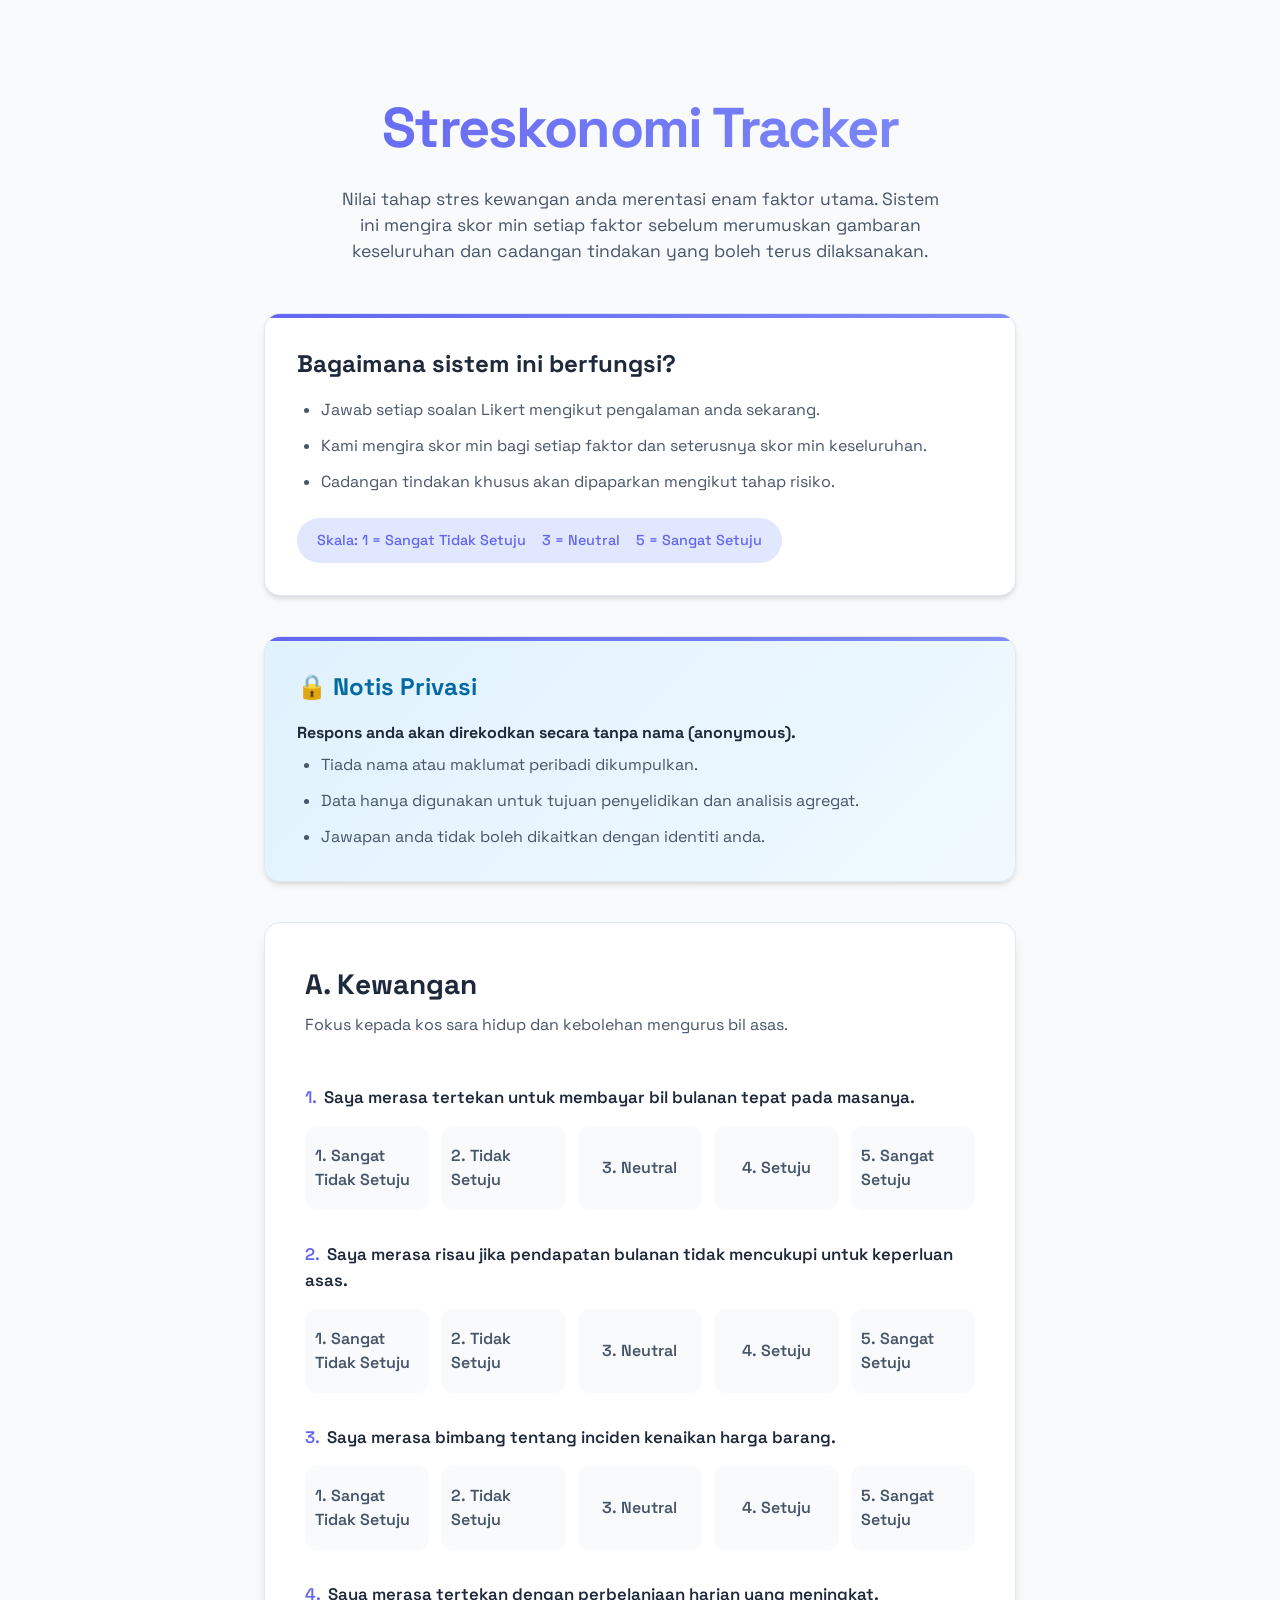
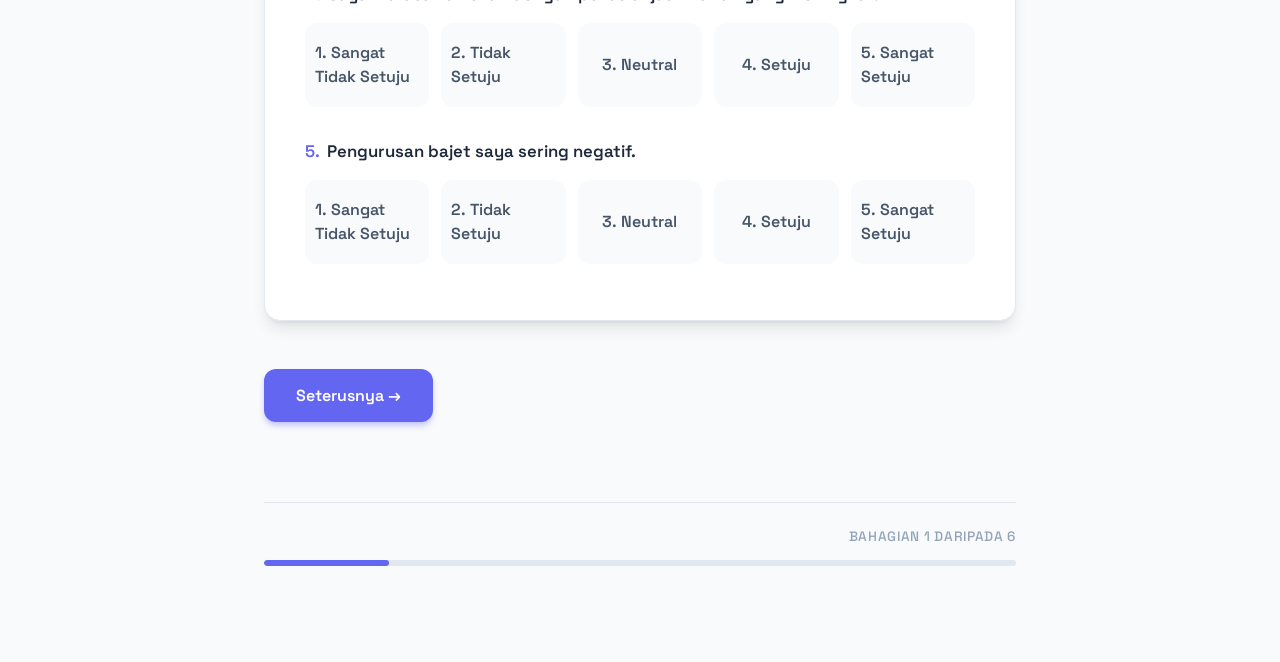
<file: versions/v2c/index.html>
<!DOCTYPE html>
<html lang="ms">

<head>
  <meta charset="UTF-8" />
  <meta name="viewport" content="width=device-width, initial-scale=1.0" />
  <title>Streskonomi Tracker</title>
  <link rel="preconnect" href="https://fonts.googleapis.com" />
  <link rel="preconnect" href="https://fonts.gstatic.com" crossorigin />
  <link href="https://fonts.googleapis.com/css2?family=Space+Grotesk:wght@400;500;600;700&display=swap"
    rel="stylesheet" />
  <link rel="stylesheet" href="css/styles.css" />
  <style>
    .submission-status {
      text-align: center;
      padding: 1rem;
      margin-top: 1.5rem;
      border-radius: 8px;
      background: var(--accent-light, #f3e8ff);
      border: 1px solid var(--accent-muted, #a855f7);
    }

    .submission-status.hidden {
      display: none;
    }

    .submission-status.success {
      background: #d1fae5;
      border-color: #10b981;
      color: #065f46;
    }

    .submission-status.error {
      background: #fee2e2;
      border-color: #ef4444;
      color: #991b1b;
    }

    .status-icon {
      margin-right: 0.5rem;
    }

    @keyframes spin {
      to {
        transform: rotate(360deg);
      }
    }

    .submission-status:not(.success):not(.error) .status-icon {
      display: inline-block;
      animation: spin 1s linear infinite;
    }
  </style>
</head>

<body>
  <div class="page-shell">
    <header>
      <div style="padding: 0 0.75rem;">
        <h1>Streskonomi Tracker</h1>
        <p>
          Nilai tahap stres kewangan anda merentasi enam faktor utama. Sistem ini
          mengira skor min setiap faktor sebelum merumuskan gambaran keseluruhan
          dan cadangan tindakan yang boleh terus dilaksanakan.
        </p>
      </div>
    </header>

    <section class="hero-card" id="intro-card">
      <h2>Bagaimana sistem ini berfungsi?</h2>
      <ul>
        <li>Jawab setiap soalan Likert mengikut pengalaman anda sekarang.</li>
        <li>Kami mengira skor min bagi setiap faktor dan seterusnya skor min keseluruhan.</li>
        <li>Cadangan tindakan khusus akan dipaparkan mengikut tahap risiko.</li>
      </ul>
      <div class="scale-pill">
        <span>Skala: 1 = Sangat Tidak Setuju</span>
        <span>3 = Neutral</span>
        <span>5 = Sangat Setuju</span>
      </div>
    </section>

    <section class="hero-card" id="privacy-notice"
      style="background: linear-gradient(135deg, #e0f2fe 0%, #f0f9ff 100%); ">
      <h2 style="color: #0369a1;">🔒 Notis Privasi</h2>
      <p style="margin-bottom: 0.5rem;">
        <strong>Respons anda akan direkodkan secara tanpa nama (anonymous).</strong>
      </p>
      <ul style="margin-bottom: 0;">
        <li>Tiada nama atau maklumat peribadi dikumpulkan.</li>
        <li>Data hanya digunakan untuk tujuan penyelidikan dan analisis agregat.</li>
        <li>Jawapan anda tidak boleh dikaitkan dengan identiti anda.</li>
      </ul>
    </section>

    <main>
      <form id="streskonomi-form">
        <div class="factor-grid">
          <article class="factor-card" data-factor="kewangan">
            <div>
              <h2>A. Kewangan</h2>
              <p>Fokus kepada kos sara hidup dan kebolehan mengurus bil asas.</p>
            </div>
            <ol class="question-list">
              <li class="question">
                <span>Saya merasa tertekan untuk membayar bil bulanan tepat pada masanya.</span>
                <div class="likert-group">
                  <label>1. Sangat Tidak Setuju<input type="radio" name="kewangan-q1" value="1" required /></label>
                  <label>2. Tidak Setuju<input type="radio" name="kewangan-q1" value="2" /></label>
                  <label>3. Neutral<input type="radio" name="kewangan-q1" value="3" /></label>
                  <label>4. Setuju<input type="radio" name="kewangan-q1" value="4" /></label>
                  <label>5. Sangat Setuju<input type="radio" name="kewangan-q1" value="5" /></label>
                </div>
              </li>
              <li class="question">
                <span>Saya merasa risau jika pendapatan bulanan tidak mencukupi untuk keperluan asas.</span>
                <div class="likert-group">
                  <label>1. Sangat Tidak Setuju<input type="radio" name="kewangan-q2" value="1" /></label>
                  <label>2. Tidak Setuju<input type="radio" name="kewangan-q2" value="2" /></label>
                  <label>3. Neutral<input type="radio" name="kewangan-q2" value="3" /></label>
                  <label>4. Setuju<input type="radio" name="kewangan-q2" value="4" /></label>
                  <label>5. Sangat Setuju<input type="radio" name="kewangan-q2" value="5" /></label>
                </div>
              </li>
              <li class="question">
                <span>Saya merasa bimbang tentang inciden kenaikan harga barang.</span>
                <div class="likert-group">
                  <label>1. Sangat Tidak Setuju<input type="radio" name="kewangan-q3" value="1" /></label>
                  <label>2. Tidak Setuju<input type="radio" name="kewangan-q3" value="2" /></label>
                  <label>3. Neutral<input type="radio" name="kewangan-q3" value="3" /></label>
                  <label>4. Setuju<input type="radio" name="kewangan-q3" value="4" /></label>
                  <label>5. Sangat Setuju<input type="radio" name="kewangan-q3" value="5" /></label>
                </div>
              </li>
              <li class="question">
                <span>Saya merasa tertekan dengan perbelanjaan harian yang meningkat.</span>
                <div class="likert-group">
                  <label>1. Sangat Tidak Setuju<input type="radio" name="kewangan-q4" value="1" /></label>
                  <label>2. Tidak Setuju<input type="radio" name="kewangan-q4" value="2" /></label>
                  <label>3. Neutral<input type="radio" name="kewangan-q4" value="3" /></label>
                  <label>4. Setuju<input type="radio" name="kewangan-q4" value="4" /></label>
                  <label>5. Sangat Setuju<input type="radio" name="kewangan-q4" value="5" /></label>
                </div>
              </li>
              <li class="question">
                <span>Pengurusan bajet saya sering negatif.</span>
                <div class="likert-group">
                  <label>1. Sangat Tidak Setuju<input type="radio" name="kewangan-q5" value="1" /></label>
                  <label>2. Tidak Setuju<input type="radio" name="kewangan-q5" value="2" /></label>
                  <label>3. Neutral<input type="radio" name="kewangan-q5" value="3" /></label>
                  <label>4. Setuju<input type="radio" name="kewangan-q5" value="4" /></label>
                  <label>5. Sangat Setuju<input type="radio" name="kewangan-q5" value="5" /></label>
                </div>
              </li>
            </ol>
          </article>

          <article class="factor-card hidden" data-factor="pendapatan">
            <div>
              <h2>B. Pendapatan &amp; Pekerjaan</h2>
              <p>Ketidakstabilan pendapatan dan kebimbangan kerjaya.</p>
            </div>
            <ol class="question-list">
              <li class="question">
                <span>Saya bimbang kehilangan pekerjaan atau pendapatan.</span>
                <div class="likert-group">
                  <label>1. Sangat Tidak Setuju<input type="radio" name="pendapatan-q1" value="1" required /></label>
                  <label>2. Tidak Setuju<input type="radio" name="pendapatan-q1" value="2" /></label>
                  <label>3. Neutral<input type="radio" name="pendapatan-q1" value="3" /></label>
                  <label>4. Setuju<input type="radio" name="pendapatan-q1" value="4" /></label>
                  <label>5. Sangat Setuju<input type="radio" name="pendapatan-q1" value="5" /></label>
                </div>
              </li>
              <li class="question">
                <span>Pendapatan saya tidak setimpal dengan kos sara hidup yang lebih tinggi.</span>
                <div class="likert-group">
                  <label>1. Sangat Tidak Setuju<input type="radio" name="pendapatan-q2" value="1" /></label>
                  <label>2. Tidak Setuju<input type="radio" name="pendapatan-q2" value="2" /></label>
                  <label>3. Neutral<input type="radio" name="pendapatan-q2" value="3" /></label>
                  <label>4. Setuju<input type="radio" name="pendapatan-q2" value="4" /></label>
                  <label>5. Sangat Setuju<input type="radio" name="pendapatan-q2" value="5" /></label>
                </div>
              </li>
              <li class="question">
                <span>Keadaan ekonomi yang tidak menentu membuat saya risau.</span>
                <div class="likert-group">
                  <label>1. Sangat Tidak Setuju<input type="radio" name="pendapatan-q3" value="1" /></label>
                  <label>2. Tidak Setuju<input type="radio" name="pendapatan-q3" value="2" /></label>
                  <label>3. Neutral<input type="radio" name="pendapatan-q3" value="3" /></label>
                  <label>4. Setuju<input type="radio" name="pendapatan-q3" value="4" /></label>
                  <label>5. Sangat Setuju<input type="radio" name="pendapatan-q3" value="5" /></label>
                </div>
              </li>
              <li class="question">
                <span>Saya tertekan apabila memikirkan masa depan kerjaya saya.</span>
                <div class="likert-group">
                  <label>1. Sangat Tidak Setuju<input type="radio" name="pendapatan-q4" value="1" /></label>
                  <label>2. Tidak Setuju<input type="radio" name="pendapatan-q4" value="2" /></label>
                  <label>3. Neutral<input type="radio" name="pendapatan-q4" value="3" /></label>
                  <label>4. Setuju<input type="radio" name="pendapatan-q4" value="4" /></label>
                  <label>5. Sangat Setuju<input type="radio" name="pendapatan-q4" value="5" /></label>
                </div>
              </li>
              <li class="question">
                <span>Saya merasa risau tentang kewangan diwaktu kecemasan yang tidak dijangka.</span>
                <div class="likert-group">
                  <label>1. Sangat Tidak Setuju<input type="radio" name="pendapatan-q5" value="1" /></label>
                  <label>2. Tidak Setuju<input type="radio" name="pendapatan-q5" value="2" /></label>
                  <label>3. Neutral<input type="radio" name="pendapatan-q5" value="3" /></label>
                  <label>4. Setuju<input type="radio" name="pendapatan-q5" value="4" /></label>
                  <label>5. Sangat Setuju<input type="radio" name="pendapatan-q5" value="5" /></label>
                </div>
              </li>
            </ol>
          </article>

          <article class="factor-card hidden" data-factor="simpanan">
            <div>
              <h2>C. Simpanan &amp; Kesediaan Masa Depan</h2>
              <p>Kebimbangan terhadap simpanan, pendidikan dan persaraan.</p>
            </div>
            <ol class="question-list">
              <li class="question">
                <span>Saya merasa bimbang kerana tidak mempunyai simpanan yang mencukupi.</span>
                <div class="likert-group">
                  <label>1. Sangat Tidak Setuju<input type="radio" name="simpanan-q1" value="1" required /></label>
                  <label>2. Tidak Setuju<input type="radio" name="simpanan-q1" value="2" /></label>
                  <label>3. Neutral<input type="radio" name="simpanan-q1" value="3" /></label>
                  <label>4. Setuju<input type="radio" name="simpanan-q1" value="4" /></label>
                  <label>5. Sangat Setuju<input type="radio" name="simpanan-q1" value="5" /></label>
                </div>
              </li>
              <li class="question">
                <span>Saya takut tidak mampu menampung kos pendidikan anak pada masa-masa akan datang.</span>
                <div class="likert-group">
                  <label>1. Sangat Tidak Setuju<input type="radio" name="simpanan-q2" value="1" /></label>
                  <label>2. Tidak Setuju<input type="radio" name="simpanan-q2" value="2" /></label>
                  <label>3. Neutral<input type="radio" name="simpanan-q2" value="3" /></label>
                  <label>4. Setuju<input type="radio" name="simpanan-q2" value="4" /></label>
                  <label>5. Sangat Setuju<input type="radio" name="simpanan-q2" value="5" /></label>
                </div>
              </li>
              <li class="question">
                <span>Saya risau tentang keupayaan kewangan semasa menghadapi persaraan.</span>
                <div class="likert-group">
                  <label>1. Sangat Tidak Setuju<input type="radio" name="simpanan-q3" value="1" /></label>
                  <label>2. Tidak Setuju<input type="radio" name="simpanan-q3" value="2" /></label>
                  <label>3. Neutral<input type="radio" name="simpanan-q3" value="3" /></label>
                  <label>4. Setuju<input type="radio" name="simpanan-q3" value="4" /></label>
                  <label>5. Sangat Setuju<input type="radio" name="simpanan-q3" value="5" /></label>
                </div>
              </li>
              <li class="question">
                <span>Saya tidak yakin dengan kestabilan kewangan keluarga pada masa depan.</span>
                <div class="likert-group">
                  <label>1. Sangat Tidak Setuju<input type="radio" name="simpanan-q4" value="1" /></label>
                  <label>2. Tidak Setuju<input type="radio" name="simpanan-q4" value="2" /></label>
                  <label>3. Neutral<input type="radio" name="simpanan-q4" value="3" /></label>
                  <label>4. Setuju<input type="radio" name="simpanan-q4" value="4" /></label>
                  <label>5. Sangat Setuju<input type="radio" name="simpanan-q4" value="5" /></label>
                </div>
              </li>
            </ol>
          </article>

          <article class="factor-card hidden" data-factor="hutang">
            <div>
              <h2>D. Hutang &amp; Komitmen Kewangan</h2>
              <p>Komitmen pinjaman dan kesan hutang terhadap kesejahteraan.</p>
            </div>
            <ol class="question-list">
              <li class="question">
                <span>Saya tertekan dengan jumlah hutang yang perlu dibayar.</span>
                <div class="likert-group">
                  <label>1. Sangat Tidak Setuju<input type="radio" name="hutang-q1" value="1" required /></label>
                  <label>2. Tidak Setuju<input type="radio" name="hutang-q1" value="2" /></label>
                  <label>3. Neutral<input type="radio" name="hutang-q1" value="3" /></label>
                  <label>4. Setuju<input type="radio" name="hutang-q1" value="4" /></label>
                  <label>5. Sangat Setuju<input type="radio" name="hutang-q1" value="5" /></label>
                </div>
              </li>
              <li class="question">
                <span>Saya sukar mengimbangi bayaran hutang dengan perbelanjaan kehidupan sehari-hari.</span>
                <div class="likert-group">
                  <label>1. Sangat Tidak Setuju<input type="radio" name="hutang-q2" value="1" /></label>
                  <label>2. Tidak Setuju<input type="radio" name="hutang-q2" value="2" /></label>
                  <label>3. Neutral<input type="radio" name="hutang-q2" value="3" /></label>
                  <label>4. Setuju<input type="radio" name="hutang-q2" value="4" /></label>
                  <label>5. Sangat Setuju<input type="radio" name="hutang-q2" value="5" /></label>
                </div>
              </li>
              <li class="question">
                <span>Saya risau jika gagal membayar pinjaman tepat pada waktunya.</span>
                <div class="likert-group">
                  <label>1. Sangat Tidak Setuju<input type="radio" name="hutang-q3" value="1" /></label>
                  <label>2. Tidak Setuju<input type="radio" name="hutang-q3" value="2" /></label>
                  <label>3. Neutral<input type="radio" name="hutang-q3" value="3" /></label>
                  <label>4. Setuju<input type="radio" name="hutang-q3" value="4" /></label>
                  <label>5. Sangat Setuju<input type="radio" name="hutang-q3" value="5" /></label>
                </div>
              </li>
              <li class="question">
                <span>Hutang memberi kesan negatif kepada kesejahteraan mental saya.</span>
                <div class="likert-group">
                  <label>1. Sangat Tidak Setuju<input type="radio" name="hutang-q4" value="1" /></label>
                  <label>2. Tidak Setuju<input type="radio" name="hutang-q4" value="2" /></label>
                  <label>3. Neutral<input type="radio" name="hutang-q4" value="3" /></label>
                  <label>4. Setuju<input type="radio" name="hutang-q4" value="4" /></label>
                  <label>5. Sangat Setuju<input type="radio" name="hutang-q4" value="5" /></label>
                </div>
              </li>
            </ol>
          </article>

          <article class="factor-card hidden" data-factor="tekanan_sosial">
            <div>
              <h2>E. Tekanan Sosial Ekonomi</h2>
              <p>Perbandingan sosial dan tanggungjawab kewangan keluarga.</p>
            </div>
            <ol class="question-list">
              <li class="question">
                <span>Saya berasa malu kerana tidak mencapai tahap standard hidup masyarakat lain.</span>
                <div class="likert-group">
                  <label>1. Sangat Tidak Setuju<input type="radio" name="tekanan_sosial-q1" value="1"
                      required /></label>
                  <label>2. Tidak Setuju<input type="radio" name="tekanan_sosial-q1" value="2" /></label>
                  <label>3. Neutral<input type="radio" name="tekanan_sosial-q1" value="3" /></label>
                  <label>4. Setuju<input type="radio" name="tekanan_sosial-q1" value="4" /></label>
                  <label>5. Sangat Setuju<input type="radio" name="tekanan_sosial-q1" value="5" /></label>
                </div>
              </li>
              <li class="question">
                <span>Saya tertekan apabila perlu membantu kewangan keluarga.</span>
                <div class="likert-group">
                  <label>1. Sangat Tidak Setuju<input type="radio" name="tekanan_sosial-q2" value="1" /></label>
                  <label>2. Tidak Setuju<input type="radio" name="tekanan_sosial-q2" value="2" /></label>
                  <label>3. Neutral<input type="radio" name="tekanan_sosial-q2" value="3" /></label>
                  <label>4. Setuju<input type="radio" name="tekanan_sosial-q2" value="4" /></label>
                  <label>5. Sangat Setuju<input type="radio" name="tekanan_sosial-q2" value="5" /></label>
                </div>
              </li>
              <li class="question">
                <span>Saya tertekan apabila melihat orang lain mengalami status kewangan yang lebih stabil.</span>
                <div class="likert-group">
                  <label>1. Sangat Tidak Setuju<input type="radio" name="tekanan_sosial-q3" value="1" /></label>
                  <label>2. Tidak Setuju<input type="radio" name="tekanan_sosial-q3" value="2" /></label>
                  <label>3. Neutral<input type="radio" name="tekanan_sosial-q3" value="3" /></label>
                  <label>4. Setuju<input type="radio" name="tekanan_sosial-q3" value="4" /></label>
                  <label>5. Sangat Setuju<input type="radio" name="tekanan_sosial-q3" value="5" /></label>
                </div>
              </li>
              <li class="question">
                <span>Saya berasa rendah diri kerana kedudukan kewangan saya tidak mencapai standard seperti orang
                  lain.</span>
                <div class="likert-group">
                  <label>1. Sangat Tidak Setuju<input type="radio" name="tekanan_sosial-q4" value="1" /></label>
                  <label>2. Tidak Setuju<input type="radio" name="tekanan_sosial-q4" value="2" /></label>
                  <label>3. Neutral<input type="radio" name="tekanan_sosial-q4" value="3" /></label>
                  <label>4. Setuju<input type="radio" name="tekanan_sosial-q4" value="4" /></label>
                  <label>5. Sangat Setuju<input type="radio" name="tekanan_sosial-q4" value="5" /></label>
                </div>
              </li>
            </ol>
          </article>

          <article class="factor-card hidden" data-factor="reaksi_emosi">
            <div>
              <h2>F. Reaksi Emosi &amp; Psikologi</h2>
              <p>Kesan emosi yang terbit daripada tekanan ekonomi.</p>
            </div>
            <ol class="question-list">
              <li class="question">
                <span>Saya mudah marah kerana masalah kewangan.</span>
                <div class="likert-group">
                  <label>1. Sangat Tidak Setuju<input type="radio" name="reaksi_emosi-q1" value="1" required /></label>
                  <label>2. Tidak Setuju<input type="radio" name="reaksi_emosi-q1" value="2" /></label>
                  <label>3. Neutral<input type="radio" name="reaksi_emosi-q1" value="3" /></label>
                  <label>4. Setuju<input type="radio" name="reaksi_emosi-q1" value="4" /></label>
                  <label>5. Sangat Setuju<input type="radio" name="reaksi_emosi-q1" value="5" /></label>
                </div>
              </li>
              <li class="question">
                <span>Masalah kewangan mengganggu tidur saya.</span>
                <div class="likert-group">
                  <label>1. Sangat Tidak Setuju<input type="radio" name="reaksi_emosi-q2" value="1" /></label>
                  <label>2. Tidak Setuju<input type="radio" name="reaksi_emosi-q2" value="2" /></label>
                  <label>3. Neutral<input type="radio" name="reaksi_emosi-q2" value="3" /></label>
                  <label>4. Setuju<input type="radio" name="reaksi_emosi-q2" value="4" /></label>
                  <label>5. Sangat Setuju<input type="radio" name="reaksi_emosi-q2" value="5" /></label>
                </div>
              </li>
              <li class="question">
                <span>Saya cepat cemas ketika memikirkan masa depan ekonomi.</span>
                <div class="likert-group">
                  <label>1. Sangat Tidak Setuju<input type="radio" name="reaksi_emosi-q3" value="1" /></label>
                  <label>2. Tidak Setuju<input type="radio" name="reaksi_emosi-q3" value="2" /></label>
                  <label>3. Neutral<input type="radio" name="reaksi_emosi-q3" value="3" /></label>
                  <label>4. Setuju<input type="radio" name="reaksi_emosi-q3" value="4" /></label>
                  <label>5. Sangat Setuju<input type="radio" name="reaksi_emosi-q3" value="5" /></label>
                </div>
              </li>
              <li class="question">
                <span>Saya rasa hilang kawalan terhadap kewangan.</span>
                <div class="likert-group">
                  <label>1. Sangat Tidak Setuju<input type="radio" name="reaksi_emosi-q4" value="1" /></label>
                  <label>2. Tidak Setuju<input type="radio" name="reaksi_emosi-q4" value="2" /></label>
                  <label>3. Neutral<input type="radio" name="reaksi_emosi-q4" value="3" /></label>
                  <label>4. Setuju<input type="radio" name="reaksi_emosi-q4" value="4" /></label>
                  <label>5. Sangat Setuju<input type="radio" name="reaksi_emosi-q4" value="5" /></label>
                </div>
              </li>
              <li class="question">
                <span>Saya berasa putus asa tentang situasi ekonomi saya.</span>
                <div class="likert-group">
                  <label>1. Sangat Tidak Setuju<input type="radio" name="reaksi_emosi-q5" value="1" /></label>
                  <label>2. Tidak Setuju<input type="radio" name="reaksi_emosi-q5" value="2" /></label>
                  <label>3. Neutral<input type="radio" name="reaksi_emosi-q5" value="3" /></label>
                  <label>4. Setuju<input type="radio" name="reaksi_emosi-q5" value="4" /></label>
                  <label>5. Sangat Setuju<input type="radio" name="reaksi_emosi-q5" value="5" /></label>
                </div>
              </li>
            </ol>
          </article>
        </div>

        <div class="form-actions">
          <button type="button" class="secondary" id="prev-button" style="display: none;">
            ← Sebelumnya
          </button>
          <button type="button" class="primary" id="next-button">
            Seterusnya →
          </button>
          <button type="button" class="primary" id="calculate-button" style="display: none;">
            Lihat Keputusan
          </button>
        </div>

        <div class="progress-container">
          <div class="progress-label" id="progress-label">Bahagian 1 daripada 6</div>
          <div class="progress-bar">
            <div class="progress-fill" id="progress-fill" style="width: 16.67%;"></div>
          </div>
        </div>
      </form>

      <section id="results" class="hidden">
        <h2 style="text-align: center; margin-bottom: 2rem; color: var(--accent); font-size: 2rem;">Keputusan Analisis
        </h2>

        <div class="results-grid">
          <article class="result-card" data-result="kewangan">
            <h4>Kewangan</h4>
            <p>Skor Min: <span class="factor-mean">--</span></p>
            <p>Tahap: <span class="factor-level">--</span></p>
            <ul class="factor-recos"></ul>
          </article>
          <article class="result-card" data-result="pendapatan">
            <h4>Pendapatan &amp; Pekerjaan</h4>
            <p>Skor Min: <span class="factor-mean">--</span></p>
            <p>Tahap: <span class="factor-level">--</span></p>
            <ul class="factor-recos"></ul>
          </article>
          <article class="result-card" data-result="simpanan">
            <h4>Simpanan &amp; Masa Depan</h4>
            <p>Skor Min: <span class="factor-mean">--</span></p>
            <p>Tahap: <span class="factor-level">--</span></p>
            <ul class="factor-recos"></ul>
          </article>
          <article class="result-card" data-result="hutang">
            <h4>Hutang &amp; Komitmen</h4>
            <p>Skor Min: <span class="factor-mean">--</span></p>
            <p>Tahap: <span class="factor-level">--</span></p>
            <ul class="factor-recos"></ul>
          </article>
          <article class="result-card" data-result="tekanan_sosial">
            <h4>Tekanan Sosial</h4>
            <p>Skor Min: <span class="factor-mean">--</span></p>
            <p>Tahap: <span class="factor-level">--</span></p>
            <ul class="factor-recos"></ul>
          </article>
          <article class="result-card" data-result="reaksi_emosi">
            <h4>Reaksi Emosi</h4>
            <p>Skor Min: <span class="factor-mean">--</span></p>
            <p>Tahap: <span class="factor-level">--</span></p>
            <ul class="factor-recos"></ul>
          </article>
        </div>

        <div class="results-summary"
          style="border-bottom: none; border-top: 1px solid var(--border-soft); margin-bottom: 2rem; padding-top: 2rem; padding-bottom: 0;">
          <h3>Gambaran Keseluruhan</h3>
          <div class="score-badge" id="overall-score">--</div>
          <p id="overall-level">Skor belum dikira.</p>
        </div>

        <div class="overall-recommendation">
          <h4>Cadangan Menyeluruh</h4>
          <p id="overall-recommendation" style="margin: 0">
            Lengkapkan soal selidik untuk melihat cadangan.
          </p>
        </div>

        <div id="submission-status" class="submission-status hidden">
          <span class="status-icon">⏳</span>
          <span class="status-text">Menyimpan respons anda...</span>
        </div>

        <div class="form-actions" style="margin-top: 2rem; justify-content: center;">
          <button type="button" class="secondary" id="reset-button">
            Mula Semula
          </button>
        </div>

        <p class="note" style="margin-top: 1.5rem;">
          Nota: Skor min keseluruhan diperoleh daripada purata keenam-enam faktor.
        </p>
      </section>
    </main>
  </div>

  <div class="modal hidden" id="alert-modal" role="dialog" aria-modal="true">
    <div class="modal-panel">
      <h3>Lengkapkan Soalan</h3>
      <p id="modal-message">
        Terdapat soalan yang belum dijawab. Sila semak semula semua faktor.
      </p>
      <button type="button" class="primary" id="modal-close">Faham</button>
    </div>
  </div>

  <script src="js/script.js"></script>
</body>

</html>
</file>
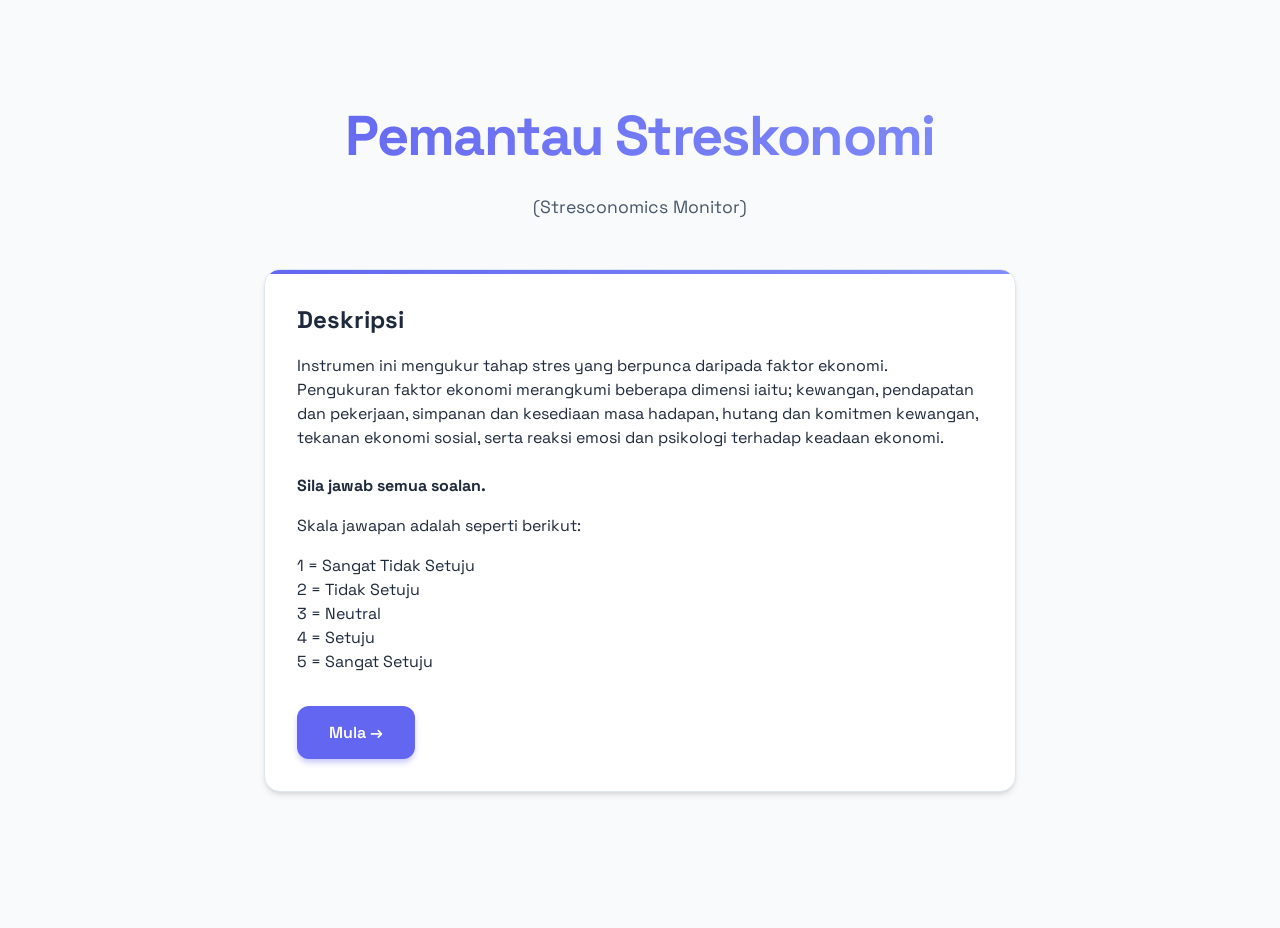
<file: versions/v3-failed/index.html>
<!DOCTYPE html>
<html lang="ms">

<head>
  <meta charset="UTF-8" />
  <meta name="viewport" content="width=device-width, initial-scale=1.0" />
  <title>Pemantau Streskonomi</title>
  <link rel="preconnect" href="https://fonts.googleapis.com" />
  <link rel="preconnect" href="https://fonts.gstatic.com" crossorigin />
  <link href="https://fonts.googleapis.com/css2?family=Space+Grotesk:wght@400;500;600;700&display=swap"
    rel="stylesheet" />
  <link rel="stylesheet" href="css/styles.css" />
</head>

<body>
  <div class="page-shell">

    <!-- INTRO PAGE -->
    <section id="intro-page">
      <header>
        <div style="padding: 0 0.75rem; text-align: center;">
          <h1>Pemantau Streskonomi</h1>
          <p class="subtitle">(Stresconomics Monitor)</p>
        </div>
      </header>

      <section class="hero-card" id="intro-card">
        <h2>Deskripsi</h2>
        <p>
          Instrumen ini mengukur tahap stres yang berpunca daripada faktor ekonomi. Pengukuran faktor ekonomi merangkumi
          beberapa dimensi iaitu; kewangan, pendapatan dan pekerjaan, simpanan dan kesediaan masa hadapan, hutang dan
          komitmen kewangan, tekanan ekonomi sosial, serta reaksi emosi dan psikologi terhadap keadaan ekonomi.
        </p>
        <p style="margin-top: 1.5rem;">
          <strong>Sila jawab semua soalan.</strong>
        </p>
        <p style="margin-top: 1rem;">Skala jawapan adalah seperti berikut:</p>
        <div class="scale-list">
          <div class="scale-item">1 = Sangat Tidak Setuju</div>
          <div class="scale-item">2 = Tidak Setuju</div>
          <div class="scale-item">3 = Neutral</div>
          <div class="scale-item">4 = Setuju</div>
          <div class="scale-item">5 = Sangat Setuju</div>
        </div>
        <div class="form-actions" style="margin-top: 2rem;">
          <button type="button" class="primary" id="start-button" onclick="window.location.href='survey.html'">
            Mula →
          </button>
        </div>
      </section>
    </section>
  </div>
</body>

</html>
</file>
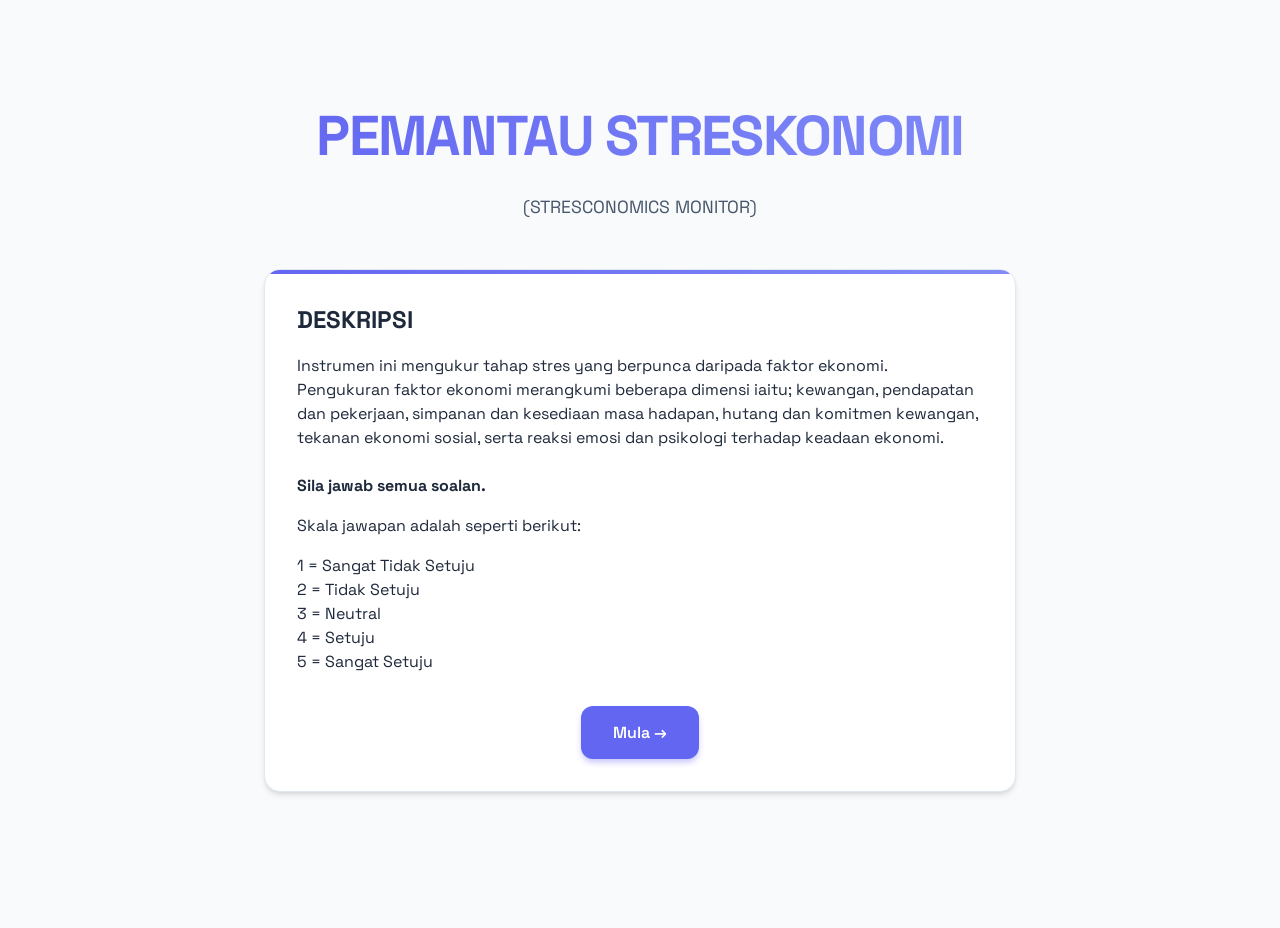
<file: versions/v3-failed_1/index.html>
<!DOCTYPE html>
<html lang="ms">

<head>
  <meta charset="UTF-8" />
  <meta name="viewport" content="width=device-width, initial-scale=1.0" />
  <title>Pemantau Streskonomi</title>
  <link rel="preconnect" href="https://fonts.googleapis.com" />
  <link rel="preconnect" href="https://fonts.gstatic.com" crossorigin />
  <link href="https://fonts.googleapis.com/css2?family=Space+Grotesk:wght@400;500;600;700&display=swap"
    rel="stylesheet" />
  <link rel="stylesheet" href="css/styles.css" />
</head>

<body>
  <div class="page-shell">
    <section id="intro-page">
      <header>
        <div style="padding: 0 0.75rem; text-align: center;">
          <h1>PEMANTAU STRESKONOMI</h1>
          <p class="subtitle">(STRESCONOMICS MONITOR)</p>
        </div>
      </header>

      <section class="hero-card" id="intro-card">
        <h2>DESKRIPSI</h2>
        <p>
          Instrumen ini mengukur tahap stres yang berpunca daripada faktor ekonomi. Pengukuran faktor ekonomi merangkumi
          beberapa dimensi iaitu; kewangan, pendapatan dan pekerjaan, simpanan dan kesediaan masa hadapan, hutang dan
          komitmen kewangan, tekanan ekonomi sosial, serta reaksi emosi dan psikologi terhadap keadaan ekonomi.
        </p>
        <p style="margin-top: 1.5rem;">
          <strong>Sila jawab semua soalan.</strong>
        </p>
        <p style="margin-top: 1rem;">Skala jawapan adalah seperti berikut:</p>
        <div class="scale-list">
          <div class="scale-item">1 = Sangat Tidak Setuju</div>
          <div class="scale-item">2 = Tidak Setuju</div>
          <div class="scale-item">3 = Neutral</div>
          <div class="scale-item">4 = Setuju</div>
          <div class="scale-item">5 = Sangat Setuju</div>
        </div>
        <div class="form-actions" style="margin-top: 2rem; justify-content: center;">
          <button type="button" class="primary" onclick="window.location.href='survey.html'">
            Mula →
          </button>
        </div>
      </section>
    </section>
  </div>
</body>

</html>
</file>
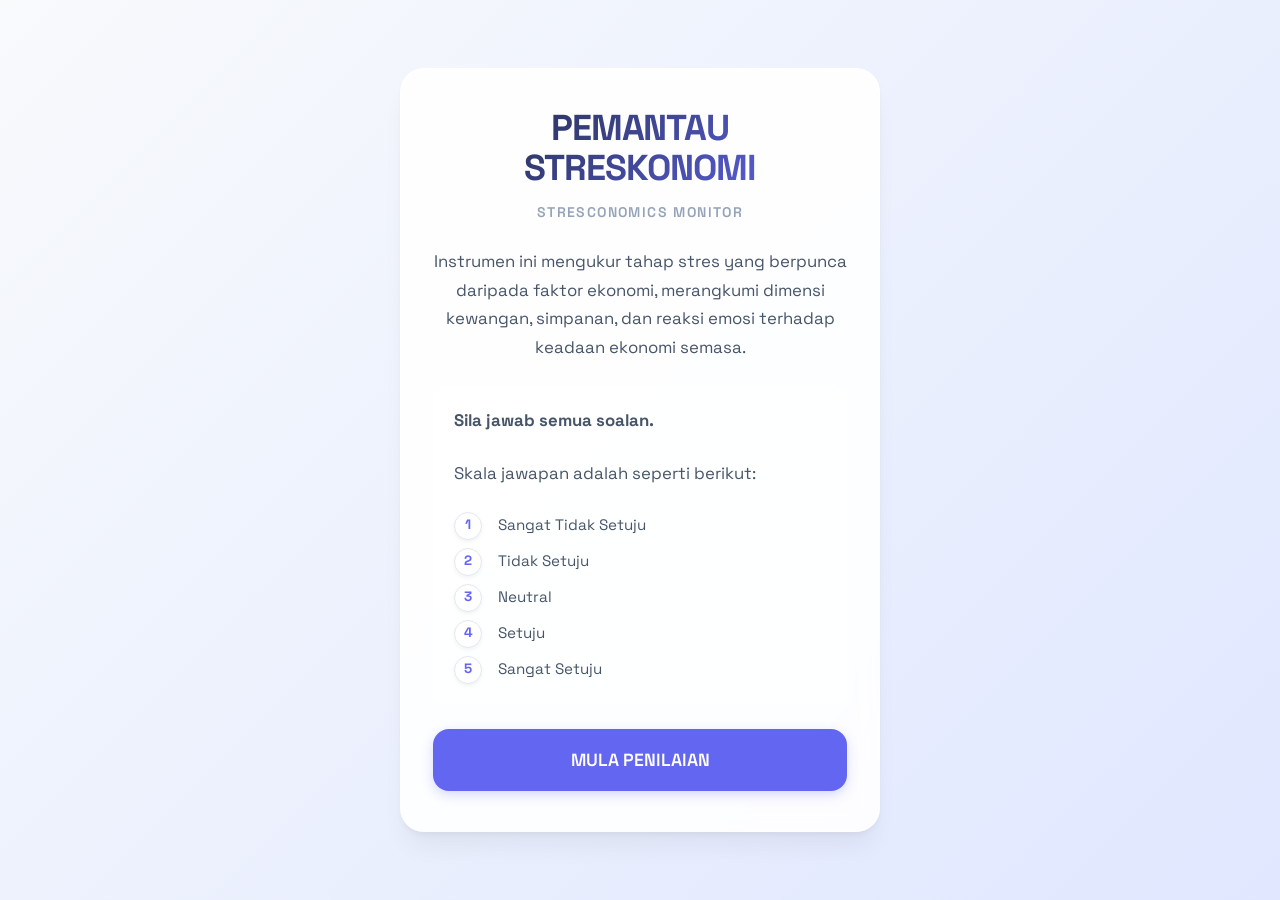
<file: versions/v3/index.html>
<!DOCTYPE html>
<html lang="ms">

<head>
    <meta charset="UTF-8" />
    <meta name="viewport" content="width=device-width, initial-scale=1.0" />
    <title>Pemantau Streskonomi</title>
    <link rel="preconnect" href="https://fonts.googleapis.com" />
    <link rel="preconnect" href="https://fonts.gstatic.com" crossorigin />
    <link href="https://fonts.googleapis.com/css2?family=Space+Grotesk:wght@400;500;600;700&display=swap"
        rel="stylesheet" />
    <link rel="stylesheet" href="css/styles.css" />
</head>

<body>
    <main class="min-h-screen">
        <div class="intro-card">
            <h1>PEMANTAU STRESKONOMI</h1>
            <p class="subtitle">STRESCONOMICS MONITOR</p>

            <div class="card-content">
                <p>
                    Instrumen ini mengukur tahap stres yang berpunca daripada faktor ekonomi, merangkumi dimensi
                    kewangan,
                    simpanan, dan reaksi emosi terhadap keadaan ekonomi semasa.
                </p>

                <div class="scale-container">
                    <p class="instruction">Sila jawab semua soalan.</p>
                    <p class="scale-intro">Skala jawapan adalah seperti berikut:</p>
                    <ul class="scale-list-simple">
                        <li><span class="scale-num">1</span> Sangat Tidak Setuju</li>
                        <li><span class="scale-num">2</span> Tidak Setuju</li>
                        <li><span class="scale-num">3</span> Neutral</li>
                        <li><span class="scale-num">4</span> Setuju</li>
                        <li><span class="scale-num">5</span> Sangat Setuju</li>
                    </ul>
                </div>
            </div>

            <a href="survey.html" class="cta-button">MULA PENILAIAN</a>
        </div>
    </main>
</body>

</html>
</file>
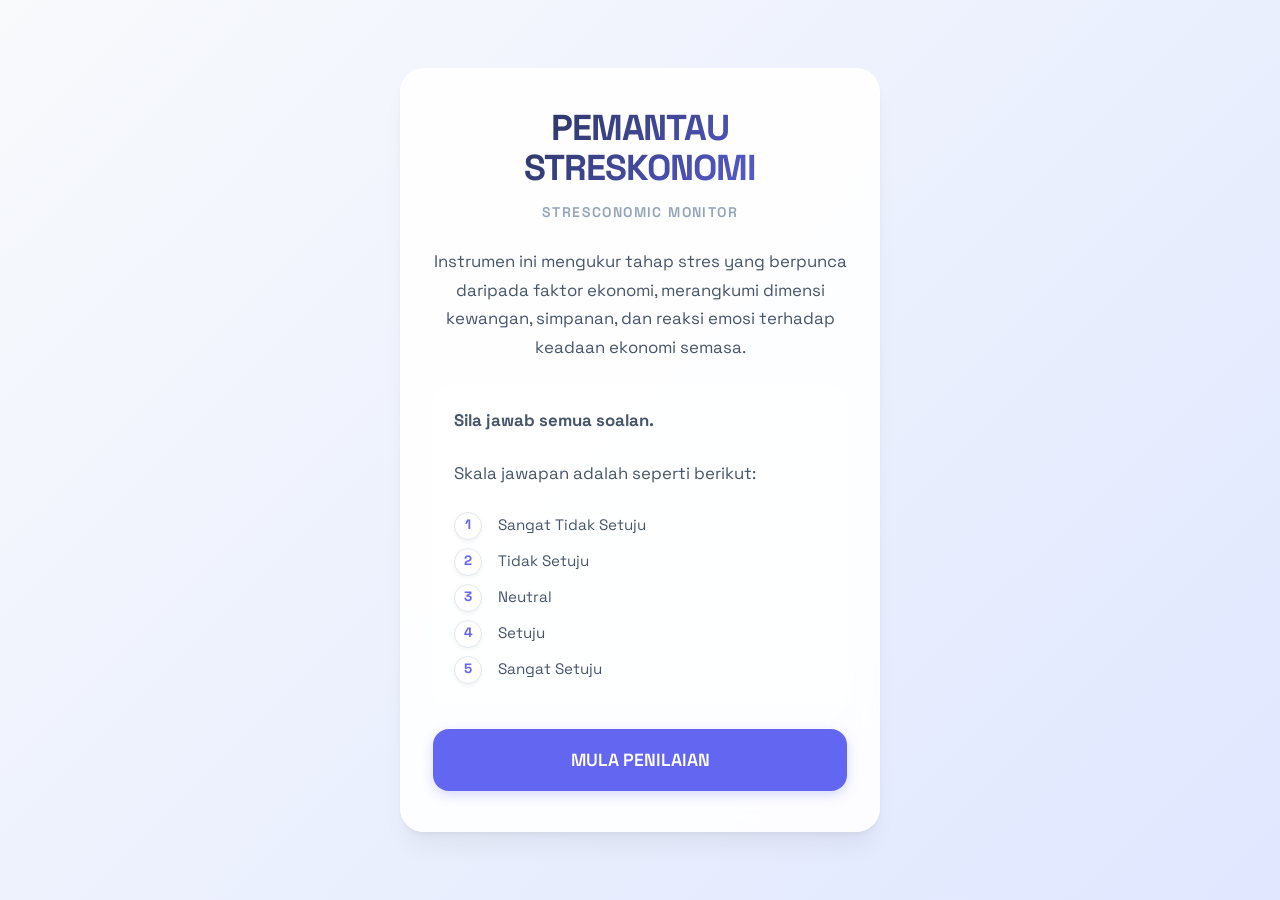
<file: versions/v3b/index.html>
<!DOCTYPE html>
<html lang="ms">

<head>
    <meta charset="UTF-8" />
    <meta name="viewport" content="width=device-width, initial-scale=1.0" />
    <title>Pemantau Streskonomi</title>
    <link rel="preconnect" href="https://fonts.googleapis.com" />
    <link rel="preconnect" href="https://fonts.gstatic.com" crossorigin />
    <link href="https://fonts.googleapis.com/css2?family=Space+Grotesk:wght@400;500;600;700&display=swap"
        rel="stylesheet" />
    <link rel="stylesheet" href="css/styles.css" />
</head>

<body>
    <main class="min-h-screen">
        <div class="intro-card">
            <h1>PEMANTAU STRESKONOMI</h1>
            <p class="subtitle">STRESCONOMIC MONITOR</p>

            <div class="card-content">
                <p>
                    Instrumen ini mengukur tahap stres yang berpunca daripada faktor ekonomi, merangkumi dimensi
                    kewangan,
                    simpanan, dan reaksi emosi terhadap keadaan ekonomi semasa.
                </p>

                <div class="scale-container">
                    <p class="instruction">Sila jawab semua soalan.</p>
                    <p class="scale-intro">Skala jawapan adalah seperti berikut:</p>
                    <ul class="scale-list-simple">
                        <li><span class="scale-num">1</span> Sangat Tidak Setuju</li>
                        <li><span class="scale-num">2</span> Tidak Setuju</li>
                        <li><span class="scale-num">3</span> Neutral</li>
                        <li><span class="scale-num">4</span> Setuju</li>
                        <li><span class="scale-num">5</span> Sangat Setuju</li>
                    </ul>
                </div>
            </div>

            <a href="survey.html" class="cta-button">MULA PENILAIAN</a>
        </div>
    </main>
</body>

</html>
</file>
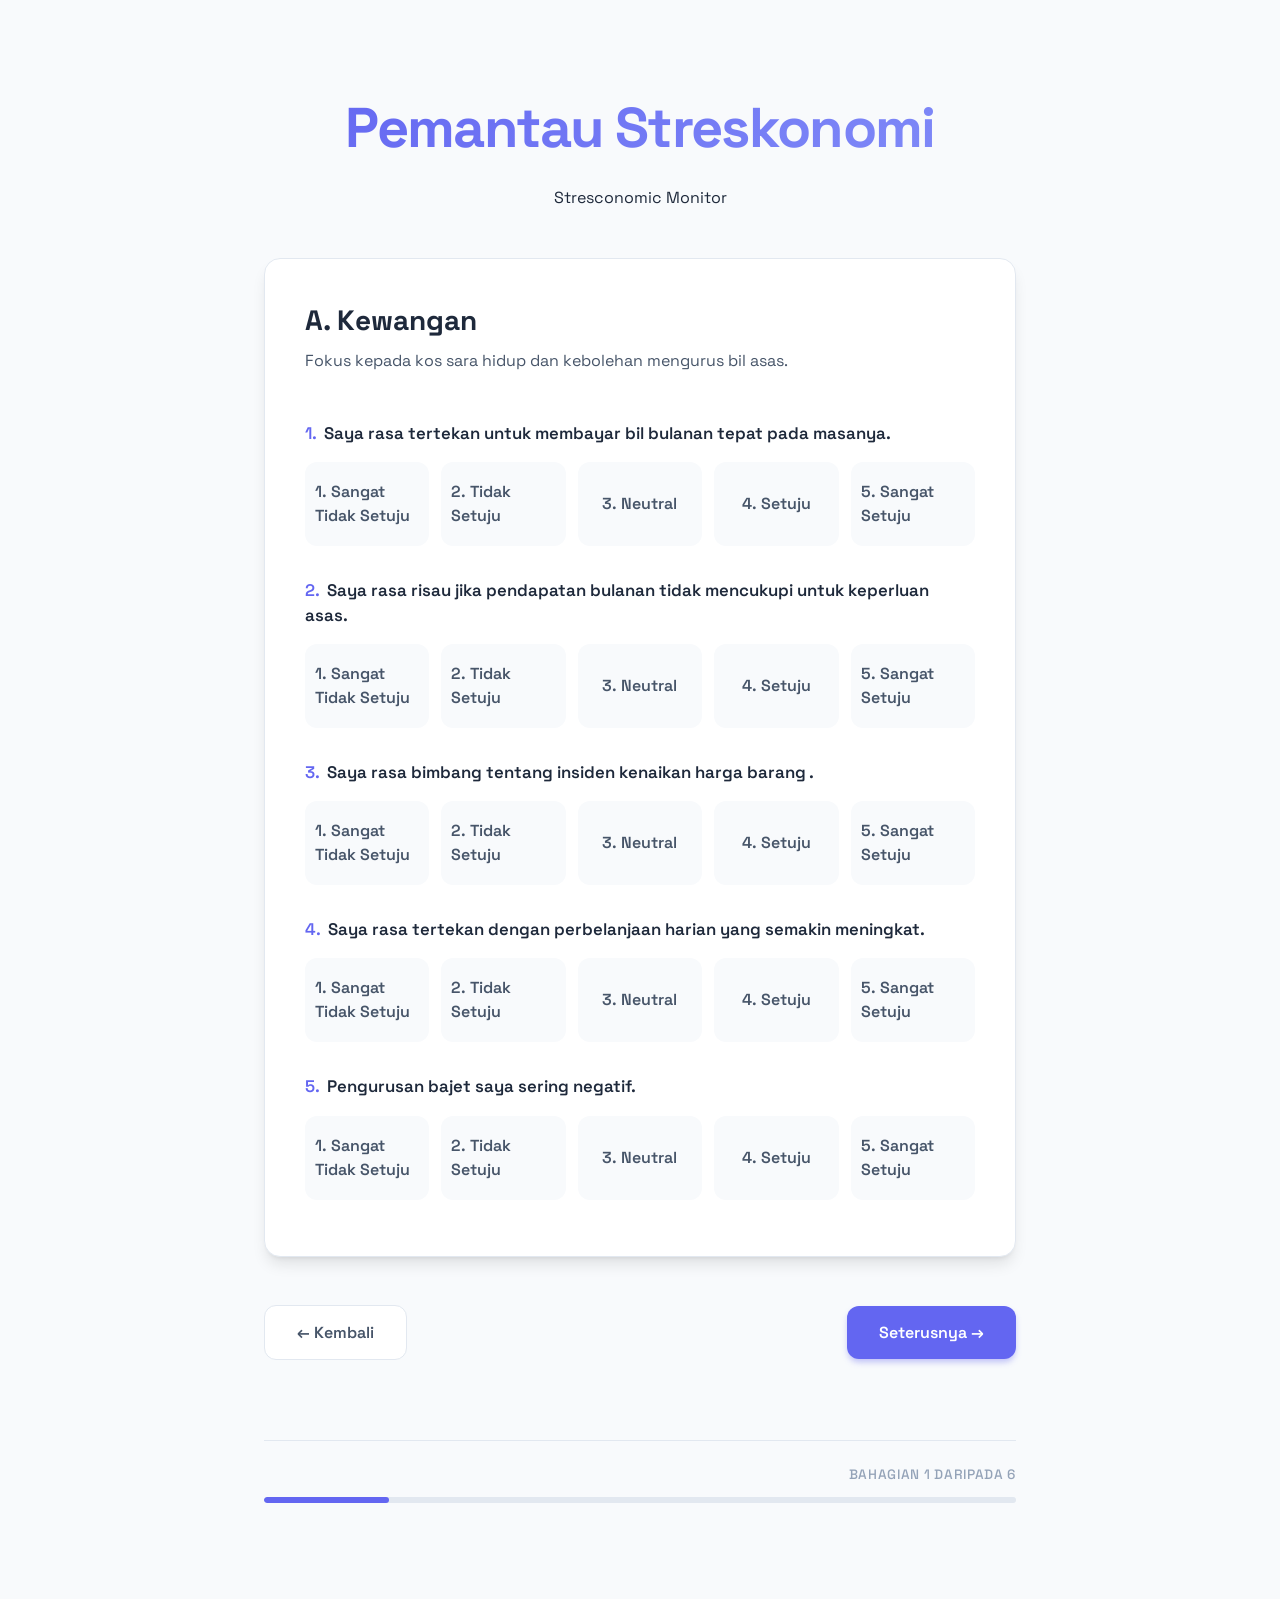
<file: survey.html>
<!DOCTYPE html>
<html lang="ms">

<head>
  <meta charset="UTF-8" />
  <meta name="viewport" content="width=device-width, initial-scale=1.0" />
  <title>Pemantau Streskonomi</title>
  <link rel="preconnect" href="https://fonts.googleapis.com" />
  <link rel="preconnect" href="https://fonts.gstatic.com" crossorigin />
  <link href="https://fonts.googleapis.com/css2?family=Space+Grotesk:wght@400;500;600;700&display=swap"
    rel="stylesheet" />
  <link rel="stylesheet" href="./css/styles.css" />
</head>

<body>
  <div class="page-shell">
    <header>
      <div style="padding: 0 0.75rem;">
        <h1>Pemantau Streskonomi</h1>
        <div class="subtitle">Stresconomic Monitor</div>
      </div>
    </header>

    <main>
      <form id="streskonomi-form">
        <div class="factor-grid">
          <article class="factor-card" data-factor="kewangan">
            <div>
              <h2>A. Kewangan</h2>
              <p>Fokus kepada kos sara hidup dan kebolehan mengurus bil asas.</p>
            </div>
            <ol class="question-list">
              <li class="question">
                <span>Saya rasa tertekan untuk membayar bil bulanan tepat pada masanya.</span>
                <div class="likert-group">
                  <label>1. Sangat Tidak Setuju<input type="radio" name="kewangan-q1" value="1" required /></label>
                  <label>2. Tidak Setuju<input type="radio" name="kewangan-q1" value="2" /></label>
                  <label>3. Neutral<input type="radio" name="kewangan-q1" value="3" /></label>
                  <label>4. Setuju<input type="radio" name="kewangan-q1" value="4" /></label>
                  <label>5. Sangat Setuju<input type="radio" name="kewangan-q1" value="5" /></label>
                </div>
              </li>
              <li class="question">
                <span>Saya rasa risau jika pendapatan bulanan tidak mencukupi untuk keperluan asas.</span>
                <div class="likert-group">
                  <label>1. Sangat Tidak Setuju<input type="radio" name="kewangan-q2" value="1" /></label>
                  <label>2. Tidak Setuju<input type="radio" name="kewangan-q2" value="2" /></label>
                  <label>3. Neutral<input type="radio" name="kewangan-q2" value="3" /></label>
                  <label>4. Setuju<input type="radio" name="kewangan-q2" value="4" /></label>
                  <label>5. Sangat Setuju<input type="radio" name="kewangan-q2" value="5" /></label>
                </div>
              </li>
              <li class="question">
                <span>Saya rasa bimbang tentang insiden kenaikan harga barang .</span>
                <div class="likert-group">
                  <label>1. Sangat Tidak Setuju<input type="radio" name="kewangan-q3" value="1" /></label>
                  <label>2. Tidak Setuju<input type="radio" name="kewangan-q3" value="2" /></label>
                  <label>3. Neutral<input type="radio" name="kewangan-q3" value="3" /></label>
                  <label>4. Setuju<input type="radio" name="kewangan-q3" value="4" /></label>
                  <label>5. Sangat Setuju<input type="radio" name="kewangan-q3" value="5" /></label>
                </div>
              </li>
              <li class="question">
                <span>Saya rasa tertekan dengan perbelanjaan harian yang semakin meningkat.</span>
                <div class="likert-group">
                  <label>1. Sangat Tidak Setuju<input type="radio" name="kewangan-q4" value="1" /></label>
                  <label>2. Tidak Setuju<input type="radio" name="kewangan-q4" value="2" /></label>
                  <label>3. Neutral<input type="radio" name="kewangan-q4" value="3" /></label>
                  <label>4. Setuju<input type="radio" name="kewangan-q4" value="4" /></label>
                  <label>5. Sangat Setuju<input type="radio" name="kewangan-q4" value="5" /></label>
                </div>
              </li>
              <li class="question">
                <span>Pengurusan bajet saya sering negatif.</span>
                <div class="likert-group">
                  <label>1. Sangat Tidak Setuju<input type="radio" name="kewangan-q5" value="1" /></label>
                  <label>2. Tidak Setuju<input type="radio" name="kewangan-q5" value="2" /></label>
                  <label>3. Neutral<input type="radio" name="kewangan-q5" value="3" /></label>
                  <label>4. Setuju<input type="radio" name="kewangan-q5" value="4" /></label>
                  <label>5. Sangat Setuju<input type="radio" name="kewangan-q5" value="5" /></label>
                </div>
              </li>
            </ol>
          </article>

          <article class="factor-card hidden" data-factor="pendapatan">
            <div>
              <h2>B. Pendapatan &amp; Pekerjaan</h2>
              <p>Ketidakstabilan pendapatan dan kebimbangan kerjaya.</p>
            </div>
            <ol class="question-list">
              <li class="question">
                <span>Saya bimbang kehilangan pekerjaan atau pendapatan.</span>
                <div class="likert-group">
                  <label>1. Sangat Tidak Setuju<input type="radio" name="pendapatan-q1" value="1" required /></label>
                  <label>2. Tidak Setuju<input type="radio" name="pendapatan-q1" value="2" /></label>
                  <label>3. Neutral<input type="radio" name="pendapatan-q1" value="3" /></label>
                  <label>4. Setuju<input type="radio" name="pendapatan-q1" value="4" /></label>
                  <label>5. Sangat Setuju<input type="radio" name="pendapatan-q1" value="5" /></label>
                </div>
              </li>
              <li class="question">
                <span>Pendapatan saya tidak setimpal dengan kos sara hidup yang lebih tinggi.</span>
                <div class="likert-group">
                  <label>1. Sangat Tidak Setuju<input type="radio" name="pendapatan-q2" value="1" /></label>
                  <label>2. Tidak Setuju<input type="radio" name="pendapatan-q2" value="2" /></label>
                  <label>3. Neutral<input type="radio" name="pendapatan-q2" value="3" /></label>
                  <label>4. Setuju<input type="radio" name="pendapatan-q2" value="4" /></label>
                  <label>5. Sangat Setuju<input type="radio" name="pendapatan-q2" value="5" /></label>
                </div>
              </li>
              <li class="question">
                <span>Keadaan ekonomi yang tidak menentu membuat saya risau.</span>
                <div class="likert-group">
                  <label>1. Sangat Tidak Setuju<input type="radio" name="pendapatan-q3" value="1" /></label>
                  <label>2. Tidak Setuju<input type="radio" name="pendapatan-q3" value="2" /></label>
                  <label>3. Neutral<input type="radio" name="pendapatan-q3" value="3" /></label>
                  <label>4. Setuju<input type="radio" name="pendapatan-q3" value="4" /></label>
                  <label>5. Sangat Setuju<input type="radio" name="pendapatan-q3" value="5" /></label>
                </div>
              </li>
              <li class="question">
                <span>Saya tertekan apabila memikirkan masa depan kerjaya saya.</span>
                <div class="likert-group">
                  <label>1. Sangat Tidak Setuju<input type="radio" name="pendapatan-q4" value="1" /></label>
                  <label>2. Tidak Setuju<input type="radio" name="pendapatan-q4" value="2" /></label>
                  <label>3. Neutral<input type="radio" name="pendapatan-q4" value="3" /></label>
                  <label>4. Setuju<input type="radio" name="pendapatan-q4" value="4" /></label>
                  <label>5. Sangat Setuju<input type="radio" name="pendapatan-q4" value="5" /></label>
                </div>
              </li>
              <li class="question">
                <span>Saya merasa risau tentang kewangan diwaktu kecemasan yang tidak dijangka.</span>
                <div class="likert-group">
                  <label>1. Sangat Tidak Setuju<input type="radio" name="pendapatan-q5" value="1" /></label>
                  <label>2. Tidak Setuju<input type="radio" name="pendapatan-q5" value="2" /></label>
                  <label>3. Neutral<input type="radio" name="pendapatan-q5" value="3" /></label>
                  <label>4. Setuju<input type="radio" name="pendapatan-q5" value="4" /></label>
                  <label>5. Sangat Setuju<input type="radio" name="pendapatan-q5" value="5" /></label>
                </div>
              </li>
            </ol>
          </article>

          <article class="factor-card hidden" data-factor="simpanan">
            <div>
              <h2>C. Simpanan &amp; Kesediaan Masa Depan</h2>
              <p>Kebimbangan terhadap simpanan, pendidikan dan persaraan.</p>
            </div>
            <ol class="question-list">
              <li class="question">
                <span>Saya merasa bimbang kerana tidak mempunyai simpanan yang mencukupi.</span>
                <div class="likert-group">
                  <label>1. Sangat Tidak Setuju<input type="radio" name="simpanan-q1" value="1" required /></label>
                  <label>2. Tidak Setuju<input type="radio" name="simpanan-q1" value="2" /></label>
                  <label>3. Neutral<input type="radio" name="simpanan-q1" value="3" /></label>
                  <label>4. Setuju<input type="radio" name="simpanan-q1" value="4" /></label>
                  <label>5. Sangat Setuju<input type="radio" name="simpanan-q1" value="5" /></label>
                </div>
              </li>
              <li class="question">
                <span>Saya takut tidak mampu menampung kos pendidikan anak pada masa-masa akan datang.</span>
                <div class="likert-group">
                  <label>1. Sangat Tidak Setuju<input type="radio" name="simpanan-q2" value="1" /></label>
                  <label>2. Tidak Setuju<input type="radio" name="simpanan-q2" value="2" /></label>
                  <label>3. Neutral<input type="radio" name="simpanan-q2" value="3" /></label>
                  <label>4. Setuju<input type="radio" name="simpanan-q2" value="4" /></label>
                  <label>5. Sangat Setuju<input type="radio" name="simpanan-q2" value="5" /></label>
                </div>
              </li>
              <li class="question">
                <span>Saya risau tentang keupayaan kewangan semasa menghadapi persaraan.</span>
                <div class="likert-group">
                  <label>1. Sangat Tidak Setuju<input type="radio" name="simpanan-q3" value="1" /></label>
                  <label>2. Tidak Setuju<input type="radio" name="simpanan-q3" value="2" /></label>
                  <label>3. Neutral<input type="radio" name="simpanan-q3" value="3" /></label>
                  <label>4. Setuju<input type="radio" name="simpanan-q3" value="4" /></label>
                  <label>5. Sangat Setuju<input type="radio" name="simpanan-q3" value="5" /></label>
                </div>
              </li>
              <li class="question">
                <span>Saya tidak yakin dengan kestabilan kewangan keluarga pada masa depan.</span>
                <div class="likert-group">
                  <label>1. Sangat Tidak Setuju<input type="radio" name="simpanan-q4" value="1" /></label>
                  <label>2. Tidak Setuju<input type="radio" name="simpanan-q4" value="2" /></label>
                  <label>3. Neutral<input type="radio" name="simpanan-q4" value="3" /></label>
                  <label>4. Setuju<input type="radio" name="simpanan-q4" value="4" /></label>
                  <label>5. Sangat Setuju<input type="radio" name="simpanan-q4" value="5" /></label>
                </div>
              </li>
            </ol>
          </article>

          <article class="factor-card hidden" data-factor="hutang">
            <div>
              <h2>D. Hutang &amp; Komitmen Kewangan</h2>
              <p>Komitmen pinjaman dan kesan hutang terhadap kesejahteraan.</p>
            </div>
            <ol class="question-list">
              <li class="question">
                <span>Saya tertekan dengan jumlah hutang yang perlu dibayar.</span>
                <div class="likert-group">
                  <label>1. Sangat Tidak Setuju<input type="radio" name="hutang-q1" value="1" required /></label>
                  <label>2. Tidak Setuju<input type="radio" name="hutang-q1" value="2" /></label>
                  <label>3. Neutral<input type="radio" name="hutang-q1" value="3" /></label>
                  <label>4. Setuju<input type="radio" name="hutang-q1" value="4" /></label>
                  <label>5. Sangat Setuju<input type="radio" name="hutang-q1" value="5" /></label>
                </div>
              </li>
              <li class="question">
                <span>Saya sukar mengimbangi bayaran hutang dengan perbelanjaan kehidupan sehari-hari.</span>
                <div class="likert-group">
                  <label>1. Sangat Tidak Setuju<input type="radio" name="hutang-q2" value="1" /></label>
                  <label>2. Tidak Setuju<input type="radio" name="hutang-q2" value="2" /></label>
                  <label>3. Neutral<input type="radio" name="hutang-q2" value="3" /></label>
                  <label>4. Setuju<input type="radio" name="hutang-q2" value="4" /></label>
                  <label>5. Sangat Setuju<input type="radio" name="hutang-q2" value="5" /></label>
                </div>
              </li>
              <li class="question">
                <span>Saya risau jika gagal membayar pinjaman tepat pada waktunya.</span>
                <div class="likert-group">
                  <label>1. Sangat Tidak Setuju<input type="radio" name="hutang-q3" value="1" /></label>
                  <label>2. Tidak Setuju<input type="radio" name="hutang-q3" value="2" /></label>
                  <label>3. Neutral<input type="radio" name="hutang-q3" value="3" /></label>
                  <label>4. Setuju<input type="radio" name="hutang-q3" value="4" /></label>
                  <label>5. Sangat Setuju<input type="radio" name="hutang-q3" value="5" /></label>
                </div>
              </li>
              <li class="question">
                <span>Hutang memberi kesan negatif kepada kesejahteraan mental saya.</span>
                <div class="likert-group">
                  <label>1. Sangat Tidak Setuju<input type="radio" name="hutang-q4" value="1" /></label>
                  <label>2. Tidak Setuju<input type="radio" name="hutang-q4" value="2" /></label>
                  <label>3. Neutral<input type="radio" name="hutang-q4" value="3" /></label>
                  <label>4. Setuju<input type="radio" name="hutang-q4" value="4" /></label>
                  <label>5. Sangat Setuju<input type="radio" name="hutang-q4" value="5" /></label>
                </div>
              </li>
            </ol>
          </article>

          <article class="factor-card hidden" data-factor="tekanan_sosial">
            <div>
              <h2>E. Tekanan Ekonomi Sosial</h2>
              <p>Perbandingan sosial dan tanggungjawab kewangan keluarga.</p>
            </div>
            <ol class="question-list">
              <li class="question">
                <span>Saya berasa malu kerana tidak mencapai tahap standard hidup masyarakat lain.</span>
                <div class="likert-group">
                  <label>1. Sangat Tidak Setuju<input type="radio" name="tekanan_sosial-q1" value="1"
                      required /></label>
                  <label>2. Tidak Setuju<input type="radio" name="tekanan_sosial-q1" value="2" /></label>
                  <label>3. Neutral<input type="radio" name="tekanan_sosial-q1" value="3" /></label>
                  <label>4. Setuju<input type="radio" name="tekanan_sosial-q1" value="4" /></label>
                  <label>5. Sangat Setuju<input type="radio" name="tekanan_sosial-q1" value="5" /></label>
                </div>
              </li>
              <li class="question">
                <span>Saya tertekan apabila perlu membantu kewangan keluarga.</span>
                <div class="likert-group">
                  <label>1. Sangat Tidak Setuju<input type="radio" name="tekanan_sosial-q2" value="1" /></label>
                  <label>2. Tidak Setuju<input type="radio" name="tekanan_sosial-q2" value="2" /></label>
                  <label>3. Neutral<input type="radio" name="tekanan_sosial-q2" value="3" /></label>
                  <label>4. Setuju<input type="radio" name="tekanan_sosial-q2" value="4" /></label>
                  <label>5. Sangat Setuju<input type="radio" name="tekanan_sosial-q2" value="5" /></label>
                </div>
              </li>
              <li class="question">
                <span>Saya tertekan apabila melihat orang lain mengalami status kewangan yang lebih stabil.</span>
                <div class="likert-group">
                  <label>1. Sangat Tidak Setuju<input type="radio" name="tekanan_sosial-q3" value="1" /></label>
                  <label>2. Tidak Setuju<input type="radio" name="tekanan_sosial-q3" value="2" /></label>
                  <label>3. Neutral<input type="radio" name="tekanan_sosial-q3" value="3" /></label>
                  <label>4. Setuju<input type="radio" name="tekanan_sosial-q3" value="4" /></label>
                  <label>5. Sangat Setuju<input type="radio" name="tekanan_sosial-q3" value="5" /></label>
                </div>
              </li>
              <li class="question">
                <span>Saya berasa rendah diri kerana kedudukan kewangan saya tidak mencapai standard seperti orang
                  lain.</span>
                <div class="likert-group">
                  <label>1. Sangat Tidak Setuju<input type="radio" name="tekanan_sosial-q4" value="1" /></label>
                  <label>2. Tidak Setuju<input type="radio" name="tekanan_sosial-q4" value="2" /></label>
                  <label>3. Neutral<input type="radio" name="tekanan_sosial-q4" value="3" /></label>
                  <label>4. Setuju<input type="radio" name="tekanan_sosial-q4" value="4" /></label>
                  <label>5. Sangat Setuju<input type="radio" name="tekanan_sosial-q4" value="5" /></label>
                </div>
              </li>
            </ol>
          </article>

          <article class="factor-card hidden" data-factor="reaksi_emosi">
            <div>
              <h2>F. Reaksi Emosi &amp; Psikologi</h2>
              <p>Kesan emosi yang terbit daripada tekanan ekonomi.</p>
            </div>
            <ol class="question-list">
              <li class="question">
                <span>Saya mudah marah kerana masalah kewangan.</span>
                <div class="likert-group">
                  <label>1. Sangat Tidak Setuju<input type="radio" name="reaksi_emosi-q1" value="1" required /></label>
                  <label>2. Tidak Setuju<input type="radio" name="reaksi_emosi-q1" value="2" /></label>
                  <label>3. Neutral<input type="radio" name="reaksi_emosi-q1" value="3" /></label>
                  <label>4. Setuju<input type="radio" name="reaksi_emosi-q1" value="4" /></label>
                  <label>5. Sangat Setuju<input type="radio" name="reaksi_emosi-q1" value="5" /></label>
                </div>
              </li>
              <li class="question">
                <span>Masalah kewangan mengganggu tidur saya.</span>
                <div class="likert-group">
                  <label>1. Sangat Tidak Setuju<input type="radio" name="reaksi_emosi-q2" value="1" /></label>
                  <label>2. Tidak Setuju<input type="radio" name="reaksi_emosi-q2" value="2" /></label>
                  <label>3. Neutral<input type="radio" name="reaksi_emosi-q2" value="3" /></label>
                  <label>4. Setuju<input type="radio" name="reaksi_emosi-q2" value="4" /></label>
                  <label>5. Sangat Setuju<input type="radio" name="reaksi_emosi-q2" value="5" /></label>
                </div>
              </li>
              <li class="question">
                <span>Saya cepat cemas ketika memikirkan masa depan ekonomi.</span>
                <div class="likert-group">
                  <label>1. Sangat Tidak Setuju<input type="radio" name="reaksi_emosi-q3" value="1" /></label>
                  <label>2. Tidak Setuju<input type="radio" name="reaksi_emosi-q3" value="2" /></label>
                  <label>3. Neutral<input type="radio" name="reaksi_emosi-q3" value="3" /></label>
                  <label>4. Setuju<input type="radio" name="reaksi_emosi-q3" value="4" /></label>
                  <label>5. Sangat Setuju<input type="radio" name="reaksi_emosi-q3" value="5" /></label>
                </div>
              </li>
              <li class="question">
                <span>Saya rasa hilang kawalan terhadap kewangan.</span>
                <div class="likert-group">
                  <label>1. Sangat Tidak Setuju<input type="radio" name="reaksi_emosi-q4" value="1" /></label>
                  <label>2. Tidak Setuju<input type="radio" name="reaksi_emosi-q4" value="2" /></label>
                  <label>3. Neutral<input type="radio" name="reaksi_emosi-q4" value="3" /></label>
                  <label>4. Setuju<input type="radio" name="reaksi_emosi-q4" value="4" /></label>
                  <label>5. Sangat Setuju<input type="radio" name="reaksi_emosi-q4" value="5" /></label>
                </div>
              </li>
              <li class="question">
                <span>Saya berasa putus asa tentang situasi ekonomi saya.</span>
                <div class="likert-group">
                  <label>1. Sangat Tidak Setuju<input type="radio" name="reaksi_emosi-q5" value="1" /></label>
                  <label>2. Tidak Setuju<input type="radio" name="reaksi_emosi-q5" value="2" /></label>
                  <label>3. Neutral<input type="radio" name="reaksi_emosi-q5" value="3" /></label>
                  <label>4. Setuju<input type="radio" name="reaksi_emosi-q5" value="4" /></label>
                  <label>5. Sangat Setuju<input type="radio" name="reaksi_emosi-q5" value="5" /></label>
                </div>
              </li>
            </ol>
          </article>
        </div>

        <div class="form-actions">
          <button type="button" class="secondary" id="prev-button">
            ← Sebelumnya
          </button>
          <button type="button" class="primary" id="next-button">
            Seterusnya →
          </button>
          <button type="button" class="primary" id="calculate-button" style="display: none;">
            Lihat Keputusan
          </button>
        </div>

        <div class="progress-container">
          <div class="progress-label" id="progress-label">Bahagian 1 daripada 6</div>
          <div class="progress-bar">
            <div class="progress-fill" id="progress-fill" style="width: 16.67%;"></div>
          </div>
        </div>
      </form>

      <!-- Summary Page 1: Keputusan Streskonomi Mengikut Dimensi -->
      <section id="summary-page-1" class="hidden">
        <div class="results-header">
          <h2>Keputusan Streskonomi Mengikut Dimensi</h2>
        </div>

        <div class="results-card">
          <div class="table-container desktop-only">
            <table class="results-table">
              <thead>
                <tr>
                  <th>Dimensi</th>
                  <th class="text-center">Skor Min</th>
                  <th class="text-center">Tahap Stres</th>
                </tr>
              </thead>
              <tbody>
                <tr data-result="kewangan">
                  <td><strong>A. Kewangan</strong></td>
                  <td class="factor-mean text-center">--</td>
                  <td class="factor-level text-center">--</td>
                </tr>
                <tr data-result="pendapatan">
                  <td><strong>B. Pendapatan & Pekerjaan</strong></td>
                  <td class="factor-mean text-center">--</td>
                  <td class="factor-level text-center">--</td>
                </tr>
                <tr data-result="simpanan">
                  <td><strong>C. Simpanan & Masa Depan</strong></td>
                  <td class="factor-mean text-center">--</td>
                  <td class="factor-level text-center">--</td>
                </tr>
                <tr data-result="hutang">
                  <td><strong>D. Hutang & Komitmen</strong></td>
                  <td class="factor-mean text-center">--</td>
                  <td class="factor-level text-center">--</td>
                </tr>
                <tr data-result="tekanan_sosial">
                  <td><strong>E. Tekanan Ekonomi Sosial</strong></td>
                  <td class="factor-mean text-center">--</td>
                  <td class="factor-level text-center">--</td>
                </tr>
                <tr data-result="reaksi_emosi">
                  <td><strong>F. Reaksi Emosi & Psikologi</strong></td>
                  <td class="factor-mean text-center">--</td>
                  <td class="factor-level text-center">--</td>
                </tr>
              </tbody>
            </table>
          </div>

          <!-- Mobile Accordion View -->
          <div class="results-accordion mobile-only">
            <!-- A. Kewangan -->
            <div class="accordion-item" data-result="kewangan">
              <button type="button" class="accordion-header">
                <span class="factor-name">A. Kewangan</span>
                <span class="accordion-btn">Tekan sini</span>
              </button>
              <div class="accordion-content">
                <div class="accordion-detail">
                  <span class="label">Skor Min</span>
                  <span class="value factor-mean">--</span>
                </div>
                <div class="accordion-detail">
                  <span class="label">Tahap Stres</span>
                  <span class="value factor-level">--</span>
                </div>
              </div>
            </div>

            <!-- B. Pendapatan -->
            <div class="accordion-item" data-result="pendapatan">
              <button type="button" class="accordion-header">
                <span class="factor-name">B. Pendapatan & Pekerjaan</span>
                <span class="accordion-btn">Tekan sini</span>
              </button>
              <div class="accordion-content">
                <div class="accordion-detail">
                  <span class="label">Skor Min</span>
                  <span class="value factor-mean">--</span>
                </div>
                <div class="accordion-detail">
                  <span class="label">Tahap Stres</span>
                  <span class="value factor-level">--</span>
                </div>
              </div>
            </div>

            <!-- C. Simpanan -->
            <div class="accordion-item" data-result="simpanan">
              <button type="button" class="accordion-header">
                <span class="factor-name">C. Simpanan & Masa Depan</span>
                <span class="accordion-btn">Tekan sini</span>
              </button>
              <div class="accordion-content">
                <div class="accordion-detail">
                  <span class="label">Skor Min</span>
                  <span class="value factor-mean">--</span>
                </div>
                <div class="accordion-detail">
                  <span class="label">Tahap Stres</span>
                  <span class="value factor-level">--</span>
                </div>
              </div>
            </div>

            <!-- D. Hutang -->
            <div class="accordion-item" data-result="hutang">
              <button type="button" class="accordion-header">
                <span class="factor-name">D. Hutang & Komitmen</span>
                <span class="accordion-btn">Tekan sini</span>
              </button>
              <div class="accordion-content">
                <div class="accordion-detail">
                  <span class="label">Skor Min</span>
                  <span class="value factor-mean">--</span>
                </div>
                <div class="accordion-detail">
                  <span class="label">Tahap Stres</span>
                  <span class="value factor-level">--</span>
                </div>
              </div>
            </div>

            <!-- E. Tekanan Sosial -->
            <div class="accordion-item" data-result="tekanan_sosial">
              <button type="button" class="accordion-header">
                <span class="factor-name">E. Tekanan Ekonomi Sosial</span>
                <span class="accordion-btn">Tekan sini</span>
              </button>
              <div class="accordion-content">
                <div class="accordion-detail">
                  <span class="label">Skor Min</span>
                  <span class="value factor-mean">--</span>
                </div>
                <div class="accordion-detail">
                  <span class="label">Tahap Stres</span>
                  <span class="value factor-level">--</span>
                </div>
              </div>
            </div>

            <!-- F. Reaksi Emosi -->
            <div class="accordion-item" data-result="reaksi_emosi">
              <button type="button" class="accordion-header">
                <span class="factor-name">F. Reaksi Emosi & Psikologi</span>
                <span class="accordion-btn">Tekan sini</span>
              </button>
              <div class="accordion-content">
                <div class="accordion-detail">
                  <span class="label">Skor Min</span>
                  <span class="value factor-mean">--</span>
                </div>
                <div class="accordion-detail">
                  <span class="label">Tahap Stres</span>
                  <span class="value factor-level">--</span>
                </div>
              </div>
            </div>
          </div>
        </div>

        <div class="action-container" style="display: flex; justify-content: center; margin-top: 2rem;">
          <button type="button" class="primary-button" id="next-to-summary-button">
            Seterusnya →
          </button>
        </div>
      </section>

      <!-- Summary Page 2: Skor Min Keseluruhan -->
      <section id="summary-page-2" class="hidden">
        <div class="results-header">
          <h2>Keputusan Streskonomi</h2>
        </div>

        <div class="overall-score-card">
          <div class="score-section">
            <h3 class="score-label">Skor Min Keseluruhan</h3>
            <div class="score-value" id="overall-score">--</div>
          </div>

          <div class="score-level-container">
            <h3 class="score-label">Tahap Streskonomi</h3>
            <div class="score-value" id="overall-level" style="font-size: clamp(2rem, 5vw, 3rem); margin-top: 0.5rem;">
              --</div>
          </div>

          <!-- <button type="button" id="toggle-calc-btn" class="toggle-calc-btn hidden">
            <svg xmlns="http://www.w3.org/2000/svg" width="16" height="16" viewBox="0 0 24 24" fill="none"
              stroke="currentColor" stroke-width="2" stroke-linecap="round" stroke-linejoin="round">
              <circle cx="12" cy="12" r="10"></circle>
              <line x1="12" y1="16" x2="12" y2="12"></line>
              <line x1="12" y1="8" x2="12.01" y2="8"></line>
            </svg>
            Lihat Pengiraan
          </button>

          <div id="calculation-breakdown" class="calculation-breakdown hidden">
            Calculation details will be injected here 
          </div> -->
        </div>

        <!-- Interpretation Card -->
        <div class="interpretation-card" id="interpretation-section">
          <h4>
            <span class="icon">
              <!-- Icon will be injected or static placeholder can be here -->
              <svg xmlns="http://www.w3.org/2000/svg" width="24" height="24" viewBox="0 0 24 24" fill="none"
                stroke="currentColor" stroke-width="2" stroke-linecap="round" stroke-linejoin="round">
                <circle cx="12" cy="12" r="10"></circle>
                <line x1="12" y1="16" x2="12" y2="12"></line>
                <line x1="12" y1="8" x2="12.01" y2="8"></line>
              </svg>
            </span>
            Interpretasi
          </h4>
          <p>Lengkapkan soal selidik untuk melihat interpretasi.</p>
        </div>

        <!-- Recommendation Card -->
        <div class="recommendation-card" id="overall-recommendation">
          <h4>
            <span class="icon">
              <svg xmlns="http://www.w3.org/2000/svg" width="24" height="24" viewBox="0 0 24 24" fill="none"
                stroke="currentColor" stroke-width="2" stroke-linecap="round" stroke-linejoin="round">
                <path
                  d="M15 14c.2-1 .7-1.7 1.5-2.5 1-1 1.5-2 1.5-3.5A6 6 0 0 0 6 8c0 1 .2 2.2 1.5 3.5.7.7 1.3 1.5 1.5 2.5">
                </path>
                <path d="M9 18h6"></path>
                <path d="M10 22h4"></path>
              </svg>
            </span>
            Cadangan Tindakan
          </h4>
          <p>Lengkapkan soal selidik untuk melihat cadangan yang diperibadikan.</p>
        </div>

        <div class="action-container">
          <button type="button" class="secondary-button" id="back-to-dimensions-button">
            ← Sebelum
          </button>
          <button type="button" class="secondary-button" id="reset-button">
            Mula Semula
          </button>
          <button type="button" class="primary-button" id="finish-button">
            Selesai
          </button>
        </div>

        <p class="calculation-note">
          Nota: Skor min keseluruhan dikira menggunakan formula berwajaran berdasarkan kepentingan setiap dimensi.
        </p>
      </section>
    </main>
  </div>

  <div class="modal hidden" id="alert-modal" role="dialog" aria-modal="true">
    <div class="modal-panel">
      <h3>Lengkapkan Soalan</h3>
      <p id="modal-message">
        Terdapat soalan yang belum dijawab. Sila semak semula semua faktor.
      </p>
      <button type="button" class="primary" id="modal-close">Faham</button>
    </div>
  </div>

  <div class="modal hidden" id="thank-you-modal" role="dialog" aria-modal="true">
    <div class="modal-panel">
      <h3>Terima Kasih!</h3>
      <p>
        Terima kasih atas masa dan kesungguhan anda dalam melengkapkan soal selidik ini. Semoga maklumat yang diberikan
        dapat membantu anda menguruskan Streskonomi dengan lebih baik.
      </p>
      <button type="button" class="primary" id="thank-you-close">Kembali ke Halaman Utama</button>
    </div>
  </div>

  <script src="./js/script.js"></script>
</body>

</html>
</file>
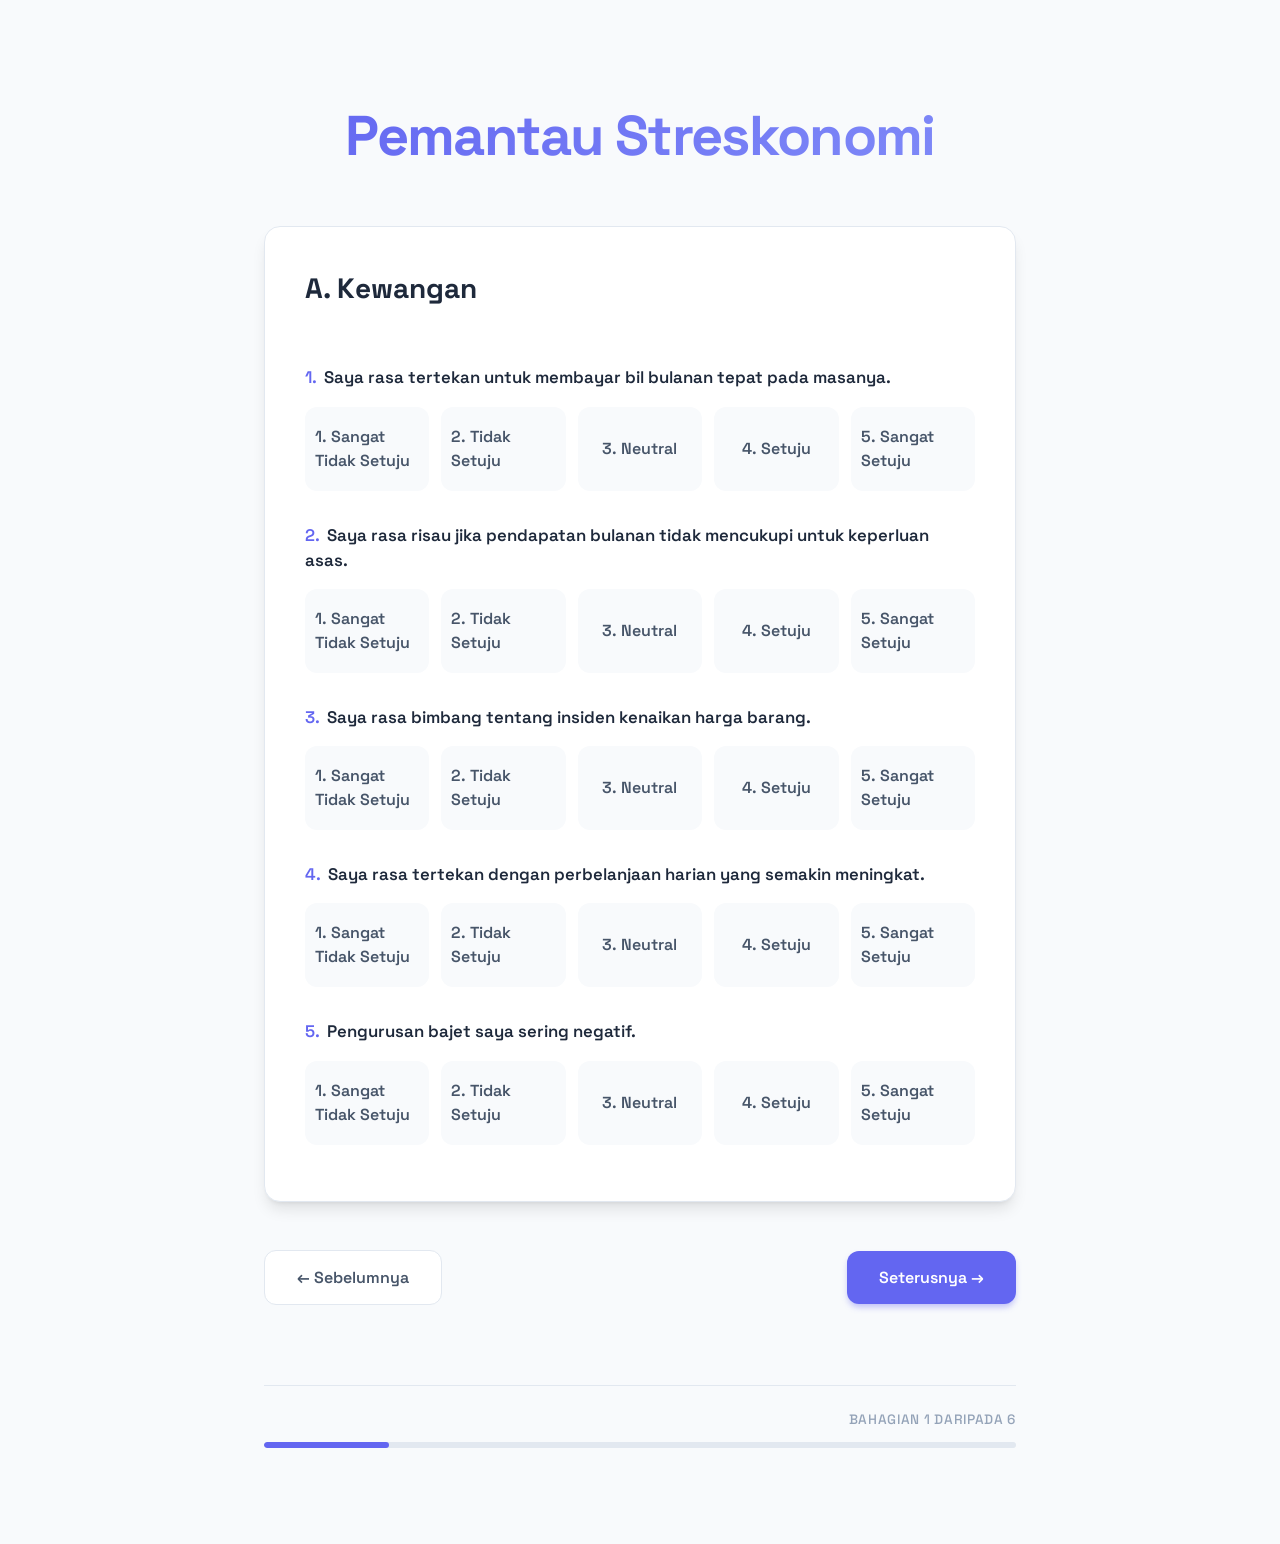
<file: versions/v3-failed/survey.html>
<!DOCTYPE html>
<html lang="ms">

<head>
  <meta charset="UTF-8" />
  <meta name="viewport" content="width=device-width, initial-scale=1.0" />
  <title>Pemantau Streskonomi</title>
  <link rel="preconnect" href="https://fonts.googleapis.com" />
  <link rel="preconnect" href="https://fonts.gstatic.com" crossorigin />
  <link href="https://fonts.googleapis.com/css2?family=Space+Grotesk:wght@400;500;600;700&display=swap"
    rel="stylesheet" />
  <link rel="stylesheet" href="css/styles.css" />
</head>

<body>
  <div class="page-shell">

    <!-- SURVEY PAGE -->
    <section id="survey-page">
      <header>
        <div style="padding: 0 0.75rem;">
          <h1>Pemantau Streskonomi</h1>
        </div>
      </header>

      <main>
        <form id="streskonomi-form">
          <div class="factor-grid">
            <article class="factor-card" data-factor="kewangan">
              <div>
                <h2>A. Kewangan</h2>
              </div>
              <ol class="question-list">
                <li class="question">
                  <span>Saya rasa tertekan untuk membayar bil bulanan tepat pada masanya.</span>
                  <div class="likert-group">
                    <label>1. Sangat Tidak Setuju<input type="radio" name="kewangan-q1" value="1" required /></label>
                    <label>2. Tidak Setuju<input type="radio" name="kewangan-q1" value="2" /></label>
                    <label>3. Neutral<input type="radio" name="kewangan-q1" value="3" /></label>
                    <label>4. Setuju<input type="radio" name="kewangan-q1" value="4" /></label>
                    <label>5. Sangat Setuju<input type="radio" name="kewangan-q1" value="5" /></label>
                  </div>
                </li>
                <li class="question">
                  <span>Saya rasa risau jika pendapatan bulanan tidak mencukupi untuk keperluan asas.</span>
                  <div class="likert-group">
                    <label>1. Sangat Tidak Setuju<input type="radio" name="kewangan-q2" value="1" /></label>
                    <label>2. Tidak Setuju<input type="radio" name="kewangan-q2" value="2" /></label>
                    <label>3. Neutral<input type="radio" name="kewangan-q2" value="3" /></label>
                    <label>4. Setuju<input type="radio" name="kewangan-q2" value="4" /></label>
                    <label>5. Sangat Setuju<input type="radio" name="kewangan-q2" value="5" /></label>
                  </div>
                </li>
                <li class="question">
                  <span>Saya rasa bimbang tentang insiden kenaikan harga barang.</span>
                  <div class="likert-group">
                    <label>1. Sangat Tidak Setuju<input type="radio" name="kewangan-q3" value="1" /></label>
                    <label>2. Tidak Setuju<input type="radio" name="kewangan-q3" value="2" /></label>
                    <label>3. Neutral<input type="radio" name="kewangan-q3" value="3" /></label>
                    <label>4. Setuju<input type="radio" name="kewangan-q3" value="4" /></label>
                    <label>5. Sangat Setuju<input type="radio" name="kewangan-q3" value="5" /></label>
                  </div>
                </li>
                <li class="question">
                  <span>Saya rasa tertekan dengan perbelanjaan harian yang semakin meningkat.</span>
                  <div class="likert-group">
                    <label>1. Sangat Tidak Setuju<input type="radio" name="kewangan-q4" value="1" /></label>
                    <label>2. Tidak Setuju<input type="radio" name="kewangan-q4" value="2" /></label>
                    <label>3. Neutral<input type="radio" name="kewangan-q4" value="3" /></label>
                    <label>4. Setuju<input type="radio" name="kewangan-q4" value="4" /></label>
                    <label>5. Sangat Setuju<input type="radio" name="kewangan-q4" value="5" /></label>
                  </div>
                </li>
                <li class="question">
                  <span>Pengurusan bajet saya sering negatif.</span>
                  <div class="likert-group">
                    <label>1. Sangat Tidak Setuju<input type="radio" name="kewangan-q5" value="1" /></label>
                    <label>2. Tidak Setuju<input type="radio" name="kewangan-q5" value="2" /></label>
                    <label>3. Neutral<input type="radio" name="kewangan-q5" value="3" /></label>
                    <label>4. Setuju<input type="radio" name="kewangan-q5" value="4" /></label>
                    <label>5. Sangat Setuju<input type="radio" name="kewangan-q5" value="5" /></label>
                  </div>
                </li>
              </ol>
            </article>

            <article class="factor-card hidden" data-factor="pendapatan">
              <div>
                <h2>B. Pendapatan &amp; Pekerjaan</h2>
              </div>
              <ol class="question-list">
                <li class="question">
                  <span>Saya bimbang kehilangan pekerjaan atau pendapatan.</span>
                  <div class="likert-group">
                    <label>1. Sangat Tidak Setuju<input type="radio" name="pendapatan-q1" value="1" required /></label>
                    <label>2. Tidak Setuju<input type="radio" name="pendapatan-q1" value="2" /></label>
                    <label>3. Neutral<input type="radio" name="pendapatan-q1" value="3" /></label>
                    <label>4. Setuju<input type="radio" name="pendapatan-q1" value="4" /></label>
                    <label>5. Sangat Setuju<input type="radio" name="pendapatan-q1" value="5" /></label>
                  </div>
                </li>
                <li class="question">
                  <span>Pendapatan saya tidak setimpal dengan kos sara hidup yang lebih tinggi.</span>
                  <div class="likert-group">
                    <label>1. Sangat Tidak Setuju<input type="radio" name="pendapatan-q2" value="1" /></label>
                    <label>2. Tidak Setuju<input type="radio" name="pendapatan-q2" value="2" /></label>
                    <label>3. Neutral<input type="radio" name="pendapatan-q2" value="3" /></label>
                    <label>4. Setuju<input type="radio" name="pendapatan-q2" value="4" /></label>
                    <label>5. Sangat Setuju<input type="radio" name="pendapatan-q2" value="5" /></label>
                  </div>
                </li>
                <li class="question">
                  <span>Keadaan ekonomi yang tidak menentu membuat saya risau.</span>
                  <div class="likert-group">
                    <label>1. Sangat Tidak Setuju<input type="radio" name="pendapatan-q3" value="1" /></label>
                    <label>2. Tidak Setuju<input type="radio" name="pendapatan-q3" value="2" /></label>
                    <label>3. Neutral<input type="radio" name="pendapatan-q3" value="3" /></label>
                    <label>4. Setuju<input type="radio" name="pendapatan-q3" value="4" /></label>
                    <label>5. Sangat Setuju<input type="radio" name="pendapatan-q3" value="5" /></label>
                  </div>
                </li>
                <li class="question">
                  <span>Saya tertekan apabila memikirkan masa depan kerjaya saya.</span>
                  <div class="likert-group">
                    <label>1. Sangat Tidak Setuju<input type="radio" name="pendapatan-q4" value="1" /></label>
                    <label>2. Tidak Setuju<input type="radio" name="pendapatan-q4" value="2" /></label>
                    <label>3. Neutral<input type="radio" name="pendapatan-q4" value="3" /></label>
                    <label>4. Setuju<input type="radio" name="pendapatan-q4" value="4" /></label>
                    <label>5. Sangat Setuju<input type="radio" name="pendapatan-q4" value="5" /></label>
                  </div>
                </li>
                <li class="question">
                  <span>Saya merasa risau tentang kewangan diwaktu kecemasan yang tidak dijangka.</span>
                  <div class="likert-group">
                    <label>1. Sangat Tidak Setuju<input type="radio" name="pendapatan-q5" value="1" /></label>
                    <label>2. Tidak Setuju<input type="radio" name="pendapatan-q5" value="2" /></label>
                    <label>3. Neutral<input type="radio" name="pendapatan-q5" value="3" /></label>
                    <label>4. Setuju<input type="radio" name="pendapatan-q5" value="4" /></label>
                    <label>5. Sangat Setuju<input type="radio" name="pendapatan-q5" value="5" /></label>
                  </div>
                </li>
              </ol>
            </article>

            <article class="factor-card hidden" data-factor="simpanan">
              <div>
                <h2>C. Simpanan &amp; Kesediaan Masa Depan</h2>
              </div>
              <ol class="question-list">
                <li class="question">
                  <span>Saya merasa bimbang kerana tidak mempunyai simpanan yang mencukupi.</span>
                  <div class="likert-group">
                    <label>1. Sangat Tidak Setuju<input type="radio" name="simpanan-q1" value="1" required /></label>
                    <label>2. Tidak Setuju<input type="radio" name="simpanan-q1" value="2" /></label>
                    <label>3. Neutral<input type="radio" name="simpanan-q1" value="3" /></label>
                    <label>4. Setuju<input type="radio" name="simpanan-q1" value="4" /></label>
                    <label>5. Sangat Setuju<input type="radio" name="simpanan-q1" value="5" /></label>
                  </div>
                </li>
                <li class="question">
                  <span>Saya takut tidak mampu menampung kos pendidikan anak pada masa-masa akan datang.</span>
                  <div class="likert-group">
                    <label>1. Sangat Tidak Setuju<input type="radio" name="simpanan-q2" value="1" /></label>
                    <label>2. Tidak Setuju<input type="radio" name="simpanan-q2" value="2" /></label>
                    <label>3. Neutral<input type="radio" name="simpanan-q2" value="3" /></label>
                    <label>4. Setuju<input type="radio" name="simpanan-q2" value="4" /></label>
                    <label>5. Sangat Setuju<input type="radio" name="simpanan-q2" value="5" /></label>
                  </div>
                </li>
                <li class="question">
                  <span>Saya risau tentang keupayaan kewangan semasa menghadapi persaraan.</span>
                  <div class="likert-group">
                    <label>1. Sangat Tidak Setuju<input type="radio" name="simpanan-q3" value="1" /></label>
                    <label>2. Tidak Setuju<input type="radio" name="simpanan-q3" value="2" /></label>
                    <label>3. Neutral<input type="radio" name="simpanan-q3" value="3" /></label>
                    <label>4. Setuju<input type="radio" name="simpanan-q3" value="4" /></label>
                    <label>5. Sangat Setuju<input type="radio" name="simpanan-q3" value="5" /></label>
                  </div>
                </li>
                <li class="question">
                  <span>Saya tidak yakin dengan kestabilan kewangan keluarga pada masa depan.</span>
                  <div class="likert-group">
                    <label>1. Sangat Tidak Setuju<input type="radio" name="simpanan-q4" value="1" /></label>
                    <label>2. Tidak Setuju<input type="radio" name="simpanan-q4" value="2" /></label>
                    <label>3. Neutral<input type="radio" name="simpanan-q4" value="3" /></label>
                    <label>4. Setuju<input type="radio" name="simpanan-q4" value="4" /></label>
                    <label>5. Sangat Setuju<input type="radio" name="simpanan-q4" value="5" /></label>
                  </div>
                </li>
              </ol>
            </article>

            <article class="factor-card hidden" data-factor="hutang">
              <div>
                <h2>D. Hutang &amp; Komitmen Kewangan</h2>
              </div>
              <ol class="question-list">
                <li class="question">
                  <span>Saya tertekan dengan jumlah hutang yang perlu dibayar.</span>
                  <div class="likert-group">
                    <label>1. Sangat Tidak Setuju<input type="radio" name="hutang-q1" value="1" required /></label>
                    <label>2. Tidak Setuju<input type="radio" name="hutang-q1" value="2" /></label>
                    <label>3. Neutral<input type="radio" name="hutang-q1" value="3" /></label>
                    <label>4. Setuju<input type="radio" name="hutang-q1" value="4" /></label>
                    <label>5. Sangat Setuju<input type="radio" name="hutang-q1" value="5" /></label>
                  </div>
                </li>
                <li class="question">
                  <span>Saya sukar mengimbangi bayaran hutang dengan perbelanjaan kehidupan sehari-hari.</span>
                  <div class="likert-group">
                    <label>1. Sangat Tidak Setuju<input type="radio" name="hutang-q2" value="1" /></label>
                    <label>2. Tidak Setuju<input type="radio" name="hutang-q2" value="2" /></label>
                    <label>3. Neutral<input type="radio" name="hutang-q2" value="3" /></label>
                    <label>4. Setuju<input type="radio" name="hutang-q2" value="4" /></label>
                    <label>5. Sangat Setuju<input type="radio" name="hutang-q2" value="5" /></label>
                  </div>
                </li>
                <li class="question">
                  <span>Saya risau jika gagal membayar pinjaman tepat pada waktunya.</span>
                  <div class="likert-group">
                    <label>1. Sangat Tidak Setuju<input type="radio" name="hutang-q3" value="1" /></label>
                    <label>2. Tidak Setuju<input type="radio" name="hutang-q3" value="2" /></label>
                    <label>3. Neutral<input type="radio" name="hutang-q3" value="3" /></label>
                    <label>4. Setuju<input type="radio" name="hutang-q3" value="4" /></label>
                    <label>5. Sangat Setuju<input type="radio" name="hutang-q3" value="5" /></label>
                  </div>
                </li>
                <li class="question">
                  <span>Hutang memberi kesan negatif kepada kesejahteraan mental saya.</span>
                  <div class="likert-group">
                    <label>1. Sangat Tidak Setuju<input type="radio" name="hutang-q4" value="1" /></label>
                    <label>2. Tidak Setuju<input type="radio" name="hutang-q4" value="2" /></label>
                    <label>3. Neutral<input type="radio" name="hutang-q4" value="3" /></label>
                    <label>4. Setuju<input type="radio" name="hutang-q4" value="4" /></label>
                    <label>5. Sangat Setuju<input type="radio" name="hutang-q4" value="5" /></label>
                  </div>
                </li>
              </ol>
            </article>

            <article class="factor-card hidden" data-factor="tekanan_sosial">
              <div>
                <h2>E. Tekanan Ekonomi Sosial</h2>
              </div>
              <ol class="question-list">
                <li class="question">
                  <span>Saya berasa malu kerana tidak mencapai tahap standard hidup masyarakat lain.</span>
                  <div class="likert-group">
                    <label>1. Sangat Tidak Setuju<input type="radio" name="tekanan_sosial-q1" value="1"
                        required /></label>
                    <label>2. Tidak Setuju<input type="radio" name="tekanan_sosial-q1" value="2" /></label>
                    <label>3. Neutral<input type="radio" name="tekanan_sosial-q1" value="3" /></label>
                    <label>4. Setuju<input type="radio" name="tekanan_sosial-q1" value="4" /></label>
                    <label>5. Sangat Setuju<input type="radio" name="tekanan_sosial-q1" value="5" /></label>
                  </div>
                </li>
                <li class="question">
                  <span>Saya tertekan apabila perlu membantu kewangan keluarga.</span>
                  <div class="likert-group">
                    <label>1. Sangat Tidak Setuju<input type="radio" name="tekanan_sosial-q2" value="1" /></label>
                    <label>2. Tidak Setuju<input type="radio" name="tekanan_sosial-q2" value="2" /></label>
                    <label>3. Neutral<input type="radio" name="tekanan_sosial-q2" value="3" /></label>
                    <label>4. Setuju<input type="radio" name="tekanan_sosial-q2" value="4" /></label>
                    <label>5. Sangat Setuju<input type="radio" name="tekanan_sosial-q2" value="5" /></label>
                  </div>
                </li>
                <li class="question">
                  <span>Saya tertekan apabila melihat orang lain mengalami status kewangan yang lebih stabil.</span>
                  <div class="likert-group">
                    <label>1. Sangat Tidak Setuju<input type="radio" name="tekanan_sosial-q3" value="1" /></label>
                    <label>2. Tidak Setuju<input type="radio" name="tekanan_sosial-q3" value="2" /></label>
                    <label>3. Neutral<input type="radio" name="tekanan_sosial-q3" value="3" /></label>
                    <label>4. Setuju<input type="radio" name="tekanan_sosial-q3" value="4" /></label>
                    <label>5. Sangat Setuju<input type="radio" name="tekanan_sosial-q3" value="5" /></label>
                  </div>
                </li>
                <li class="question">
                  <span>Saya berasa rendah diri kerana kedudukan kewangan saya tidak mencapai standard seperti orang
                    lain.</span>
                  <div class="likert-group">
                    <label>1. Sangat Tidak Setuju<input type="radio" name="tekanan_sosial-q4" value="1" /></label>
                    <label>2. Tidak Setuju<input type="radio" name="tekanan_sosial-q4" value="2" /></label>
                    <label>3. Neutral<input type="radio" name="tekanan_sosial-q4" value="3" /></label>
                    <label>4. Setuju<input type="radio" name="tekanan_sosial-q4" value="4" /></label>
                    <label>5. Sangat Setuju<input type="radio" name="tekanan_sosial-q4" value="5" /></label>
                  </div>
                </li>
              </ol>
            </article>

            <article class="factor-card hidden" data-factor="reaksi_emosi">
              <div>
                <h2>F. Reaksi Emosi &amp; Psikologi</h2>
              </div>
              <ol class="question-list">
                <li class="question">
                  <span>Saya mudah marah kerana masalah kewangan.</span>
                  <div class="likert-group">
                    <label>1. Sangat Tidak Setuju<input type="radio" name="reaksi_emosi-q1" value="1"
                        required /></label>
                    <label>2. Tidak Setuju<input type="radio" name="reaksi_emosi-q1" value="2" /></label>
                    <label>3. Neutral<input type="radio" name="reaksi_emosi-q1" value="3" /></label>
                    <label>4. Setuju<input type="radio" name="reaksi_emosi-q1" value="4" /></label>
                    <label>5. Sangat Setuju<input type="radio" name="reaksi_emosi-q1" value="5" /></label>
                  </div>
                </li>
                <li class="question">
                  <span>Masalah kewangan mengganggu tidur saya.</span>
                  <div class="likert-group">
                    <label>1. Sangat Tidak Setuju<input type="radio" name="reaksi_emosi-q2" value="1" /></label>
                    <label>2. Tidak Setuju<input type="radio" name="reaksi_emosi-q2" value="2" /></label>
                    <label>3. Neutral<input type="radio" name="reaksi_emosi-q2" value="3" /></label>
                    <label>4. Setuju<input type="radio" name="reaksi_emosi-q2" value="4" /></label>
                    <label>5. Sangat Setuju<input type="radio" name="reaksi_emosi-q2" value="5" /></label>
                  </div>
                </li>
                <li class="question">
                  <span>Saya cepat cemas ketika memikirkan masa depan ekonomi.</span>
                  <div class="likert-group">
                    <label>1. Sangat Tidak Setuju<input type="radio" name="reaksi_emosi-q3" value="1" /></label>
                    <label>2. Tidak Setuju<input type="radio" name="reaksi_emosi-q3" value="2" /></label>
                    <label>3. Neutral<input type="radio" name="reaksi_emosi-q3" value="3" /></label>
                    <label>4. Setuju<input type="radio" name="reaksi_emosi-q3" value="4" /></label>
                    <label>5. Sangat Setuju<input type="radio" name="reaksi_emosi-q3" value="5" /></label>
                  </div>
                </li>
                <li class="question">
                  <span>Saya rasa hilang kawalan terhadap kewangan.</span>
                  <div class="likert-group">
                    <label>1. Sangat Tidak Setuju<input type="radio" name="reaksi_emosi-q4" value="1" /></label>
                    <label>2. Tidak Setuju<input type="radio" name="reaksi_emosi-q4" value="2" /></label>
                    <label>3. Neutral<input type="radio" name="reaksi_emosi-q4" value="3" /></label>
                    <label>4. Setuju<input type="radio" name="reaksi_emosi-q4" value="4" /></label>
                    <label>5. Sangat Setuju<input type="radio" name="reaksi_emosi-q4" value="5" /></label>
                  </div>
                </li>
                <li class="question">
                  <span>Saya berasa putus asa tentang situasi ekonomi saya.</span>
                  <div class="likert-group">
                    <label>1. Sangat Tidak Setuju<input type="radio" name="reaksi_emosi-q5" value="1" /></label>
                    <label>2. Tidak Setuju<input type="radio" name="reaksi_emosi-q5" value="2" /></label>
                    <label>3. Neutral<input type="radio" name="reaksi_emosi-q5" value="3" /></label>
                    <label>4. Setuju<input type="radio" name="reaksi_emosi-q5" value="4" /></label>
                    <label>5. Sangat Setuju<input type="radio" name="reaksi_emosi-q5" value="5" /></label>
                  </div>
                </li>
              </ol>
            </article>
          </div>

          <div class="form-actions">
            <button type="button" class="secondary" id="prev-button" style="display: none;">
              ← Sebelumnya
            </button>
            <button type="button" class="primary" id="next-button">
              Seterusnya →
            </button>
            <button type="button" class="primary" id="calculate-button" style="display: none;">
              Lihat Keputusan
            </button>
          </div>

          <div class="progress-container">
            <div class="progress-label" id="progress-label">Bahagian 1 daripada 6</div>
            <div class="progress-bar">
              <div class="progress-fill" id="progress-fill" style="width: 16.67%;"></div>
            </div>
          </div>
        </form>

        <section id="results" class="hidden">
          <h2 style="text-align: center; margin-bottom: 2rem; color: var(--accent); font-size: 2rem;">Keputusan Analisis
          </h2>

          <div class="results-grid">
            <article class="result-card" data-result="kewangan">
              <h4>Kewangan</h4>
              <p>Skor Min: <span class="factor-mean">--</span></p>
              <p>Tahap: <span class="factor-level">--</span></p>
              <ul class="factor-recos"></ul>
            </article>
            <article class="result-card" data-result="pendapatan">
              <h4>Pendapatan &amp; Pekerjaan</h4>
              <p>Skor Min: <span class="factor-mean">--</span></p>
              <p>Tahap: <span class="factor-level">--</span></p>
              <ul class="factor-recos"></ul>
            </article>
            <article class="result-card" data-result="simpanan">
              <h4>Simpanan &amp; Masa Depan</h4>
              <p>Skor Min: <span class="factor-mean">--</span></p>
              <p>Tahap: <span class="factor-level">--</span></p>
              <ul class="factor-recos"></ul>
            </article>
            <article class="result-card" data-result="hutang">
              <h4>Hutang &amp; Komitmen</h4>
              <p>Skor Min: <span class="factor-mean">--</span></p>
              <p>Tahap: <span class="factor-level">--</span></p>
              <ul class="factor-recos"></ul>
            </article>
            <article class="result-card" data-result="tekanan_sosial">
              <h4>Tekanan Ekonomi Sosial</h4>
              <p>Skor Min: <span class="factor-mean">--</span></p>
              <p>Tahap: <span class="factor-level">--</span></p>
              <ul class="factor-recos"></ul>
            </article>
            <article class="result-card" data-result="reaksi_emosi">
              <h4>Reaksi Emosi</h4>
              <p>Skor Min: <span class="factor-mean">--</span></p>
              <p>Tahap: <span class="factor-level">--</span></p>
              <ul class="factor-recos"></ul>
            </article>
          </div>

          <div class="results-summary"
            style="border-bottom: none; border-top: 1px solid var(--border-soft); margin-bottom: 2rem; padding-top: 2rem; padding-bottom: 0;">
            <h3>Gambaran Keseluruhan</h3>
            <div class="score-badge" id="overall-score">--</div>
            <p id="overall-level">Skor belum dikira.</p>
          </div>

          <div class="overall-recommendation">
            <h4>Cadangan Menyeluruh</h4>
            <p id="overall-recommendation" style="margin: 0">
              Lengkapkan soal selidik untuk melihat cadangan.
            </p>
          </div>

          <div class="form-actions" style="margin-top: 2rem; justify-content: center;">
            <button type="button" class="secondary" id="reset-button">
              Mula Semula
            </button>
          </div>

          <p class="note" style="margin-top: 1.5rem;">
            Nota: Skor min keseluruhan diperoleh daripada purata keenam-enam faktor.
          </p>
        </section>
      </main>
    </section>
  </div>

  <div class="modal hidden" id="alert-modal" role="dialog" aria-modal="true">
    <div class="modal-panel">
      <h3>Lengkapkan Soalan</h3>
      <p id="modal-message">
        Terdapat soalan yang belum dijawab. Sila semak semula semua faktor.
      </p>
      <button type="button" class="primary" id="modal-close">Faham</button>
    </div>
  </div>

  <script src="js/script.js"></script>
</body>

</html>
</file>
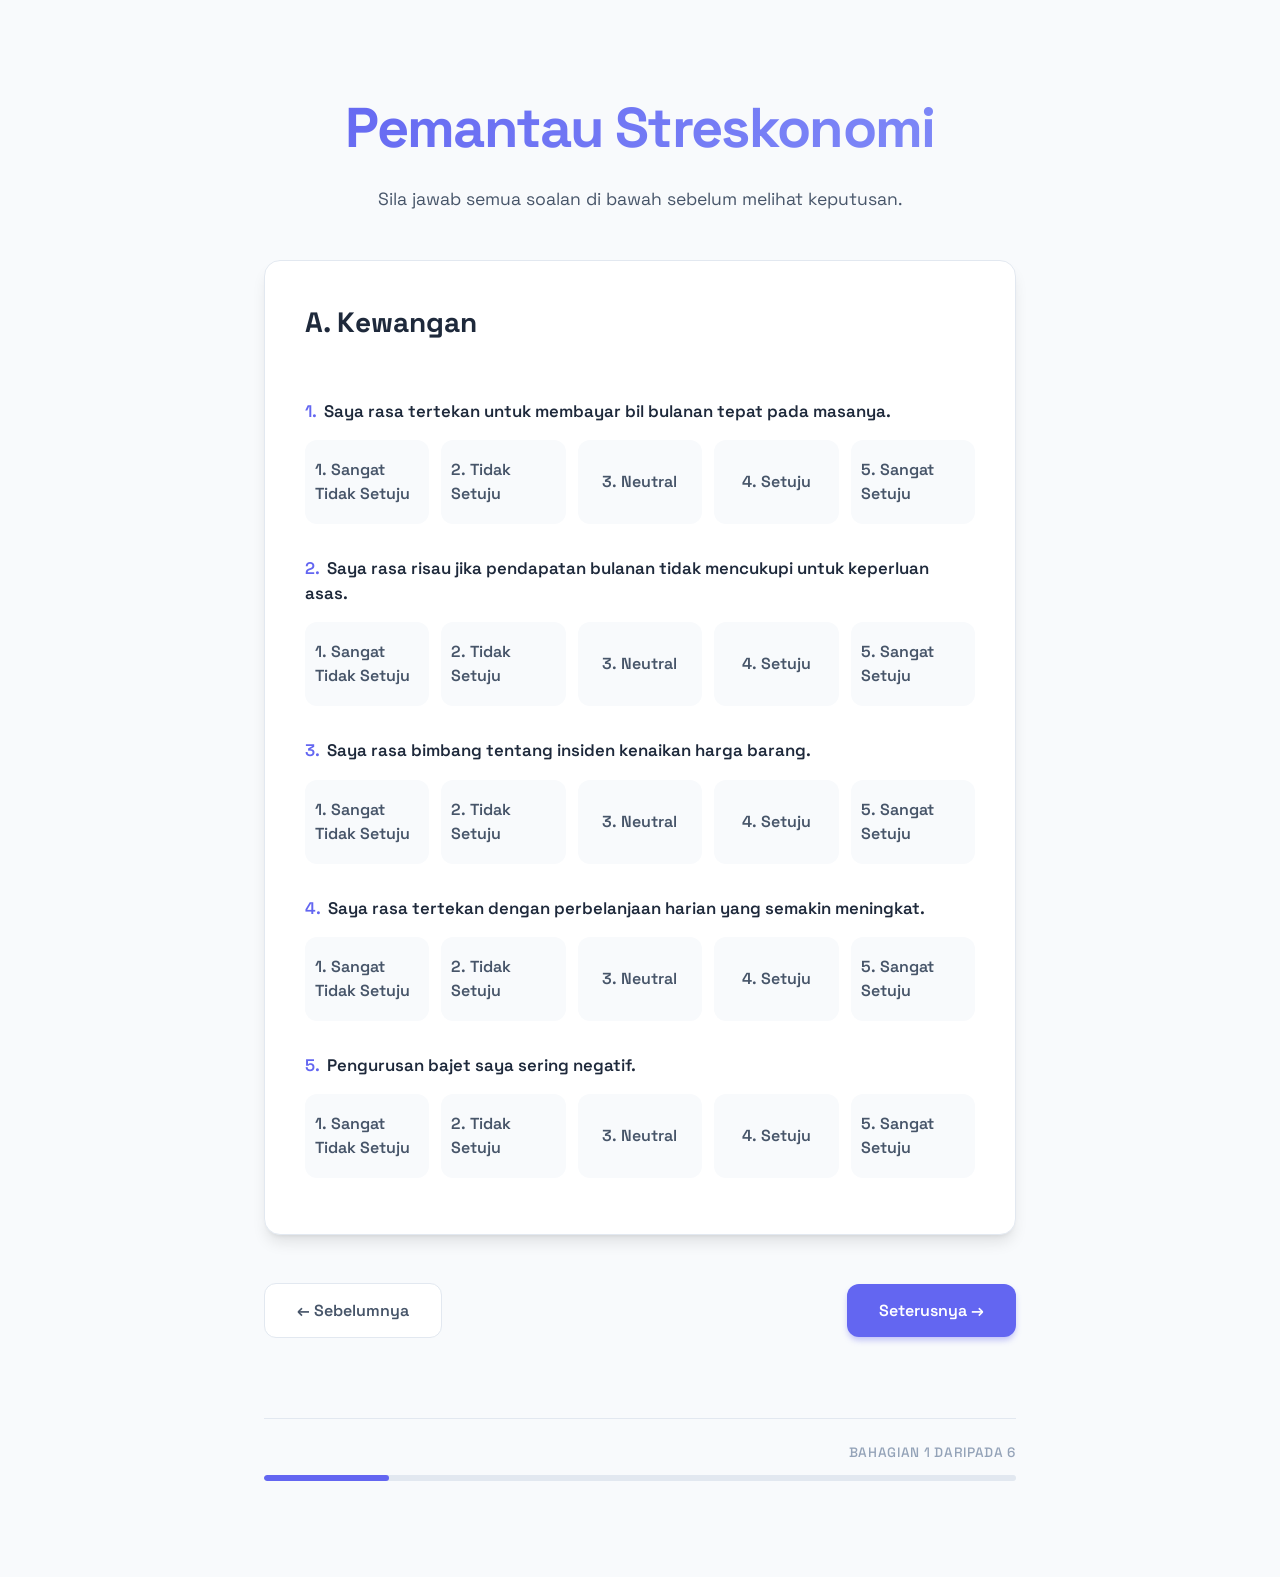
<file: versions/v3-failed_1/survey.html>
<!DOCTYPE html>
<html lang="ms">

<head>
  <meta charset="UTF-8" />
  <meta name="viewport" content="width=device-width, initial-scale=1.0" />
  <title>Pemantau Streskonomi - Soal Selidik</title>
  <link rel="preconnect" href="https://fonts.googleapis.com" />
  <link rel="preconnect" href="https://fonts.gstatic.com" crossorigin />
  <link href="https://fonts.googleapis.com/css2?family=Space+Grotesk:wght@400;500;600;700&display=swap"
    rel="stylesheet" />
  <link rel="stylesheet" href="css/styles.css" />
</head>

<body>
  <div class="page-shell">
    <header>
      <div style="padding: 0 0.75rem;">
        <h1>Pemantau Streskonomi</h1>
        <p style="margin-bottom: 0;">Sila jawab semua soalan di bawah sebelum melihat keputusan.</p>
      </div>
    </header>

    <main>
      <form id="streskonomi-form">
        <div class="factor-grid">
          <article class="factor-card" data-factor="kewangan">
            <div>
              <h2>A. Kewangan</h2>
            </div>
            <ol class="question-list">
              <li class="question">
                <span>Saya rasa tertekan untuk membayar bil bulanan tepat pada masanya.</span>
                <div class="likert-group">
                  <label>1. Sangat Tidak Setuju<input type="radio" name="kewangan-q1" value="1" required /></label>
                  <label>2. Tidak Setuju<input type="radio" name="kewangan-q1" value="2" /></label>
                  <label>3. Neutral<input type="radio" name="kewangan-q1" value="3" /></label>
                  <label>4. Setuju<input type="radio" name="kewangan-q1" value="4" /></label>
                  <label>5. Sangat Setuju<input type="radio" name="kewangan-q1" value="5" /></label>
                </div>
              </li>
              <li class="question">
                <span>Saya rasa risau jika pendapatan bulanan tidak mencukupi untuk keperluan asas.</span>
                <div class="likert-group">
                  <label>1. Sangat Tidak Setuju<input type="radio" name="kewangan-q2" value="1" /></label>
                  <label>2. Tidak Setuju<input type="radio" name="kewangan-q2" value="2" /></label>
                  <label>3. Neutral<input type="radio" name="kewangan-q2" value="3" /></label>
                  <label>4. Setuju<input type="radio" name="kewangan-q2" value="4" /></label>
                  <label>5. Sangat Setuju<input type="radio" name="kewangan-q2" value="5" /></label>
                </div>
              </li>
              <li class="question">
                <span>Saya rasa bimbang tentang insiden kenaikan harga barang.</span>
                <div class="likert-group">
                  <label>1. Sangat Tidak Setuju<input type="radio" name="kewangan-q3" value="1" /></label>
                  <label>2. Tidak Setuju<input type="radio" name="kewangan-q3" value="2" /></label>
                  <label>3. Neutral<input type="radio" name="kewangan-q3" value="3" /></label>
                  <label>4. Setuju<input type="radio" name="kewangan-q3" value="4" /></label>
                  <label>5. Sangat Setuju<input type="radio" name="kewangan-q3" value="5" /></label>
                </div>
              </li>
              <li class="question">
                <span>Saya rasa tertekan dengan perbelanjaan harian yang semakin meningkat.</span>
                <div class="likert-group">
                  <label>1. Sangat Tidak Setuju<input type="radio" name="kewangan-q4" value="1" /></label>
                  <label>2. Tidak Setuju<input type="radio" name="kewangan-q4" value="2" /></label>
                  <label>3. Neutral<input type="radio" name="kewangan-q4" value="3" /></label>
                  <label>4. Setuju<input type="radio" name="kewangan-q4" value="4" /></label>
                  <label>5. Sangat Setuju<input type="radio" name="kewangan-q4" value="5" /></label>
                </div>
              </li>
              <li class="question">
                <span>Pengurusan bajet saya sering negatif.</span>
                <div class="likert-group">
                  <label>1. Sangat Tidak Setuju<input type="radio" name="kewangan-q5" value="1" /></label>
                  <label>2. Tidak Setuju<input type="radio" name="kewangan-q5" value="2" /></label>
                  <label>3. Neutral<input type="radio" name="kewangan-q5" value="3" /></label>
                  <label>4. Setuju<input type="radio" name="kewangan-q5" value="4" /></label>
                  <label>5. Sangat Setuju<input type="radio" name="kewangan-q5" value="5" /></label>
                </div>
              </li>
            </ol>
          </article>

          <article class="factor-card hidden" data-factor="pendapatan">
            <div>
              <h2>B. Pendapatan dan Pekerjaan</h2>
            </div>
            <ol class="question-list">
              <li class="question">
                <span>Saya bimbang kehilangan pekerjaan atau pendapatan.</span>
                <div class="likert-group">
                  <label>1. Sangat Tidak Setuju<input type="radio" name="pendapatan-q1" value="1" required /></label>
                  <label>2. Tidak Setuju<input type="radio" name="pendapatan-q1" value="2" /></label>
                  <label>3. Neutral<input type="radio" name="pendapatan-q1" value="3" /></label>
                  <label>4. Setuju<input type="radio" name="pendapatan-q1" value="4" /></label>
                  <label>5. Sangat Setuju<input type="radio" name="pendapatan-q1" value="5" /></label>
                </div>
              </li>
              <li class="question">
                <span>Pendapatan saya tidak setimpal dengan kos sara hidup yang lebih tinggi.</span>
                <div class="likert-group">
                  <label>1. Sangat Tidak Setuju<input type="radio" name="pendapatan-q2" value="1" /></label>
                  <label>2. Tidak Setuju<input type="radio" name="pendapatan-q2" value="2" /></label>
                  <label>3. Neutral<input type="radio" name="pendapatan-q2" value="3" /></label>
                  <label>4. Setuju<input type="radio" name="pendapatan-q2" value="4" /></label>
                  <label>5. Sangat Setuju<input type="radio" name="pendapatan-q2" value="5" /></label>
                </div>
              </li>
              <li class="question">
                <span>Keadaan ekonomi yang tidak menentu membuat saya risau.</span>
                <div class="likert-group">
                  <label>1. Sangat Tidak Setuju<input type="radio" name="pendapatan-q3" value="1" /></label>
                  <label>2. Tidak Setuju<input type="radio" name="pendapatan-q3" value="2" /></label>
                  <label>3. Neutral<input type="radio" name="pendapatan-q3" value="3" /></label>
                  <label>4. Setuju<input type="radio" name="pendapatan-q3" value="4" /></label>
                  <label>5. Sangat Setuju<input type="radio" name="pendapatan-q3" value="5" /></label>
                </div>
              </li>
              <li class="question">
                <span>Saya tertekan apabila memikirkan masa depan kerjaya saya.</span>
                <div class="likert-group">
                  <label>1. Sangat Tidak Setuju<input type="radio" name="pendapatan-q4" value="1" /></label>
                  <label>2. Tidak Setuju<input type="radio" name="pendapatan-q4" value="2" /></label>
                  <label>3. Neutral<input type="radio" name="pendapatan-q4" value="3" /></label>
                  <label>4. Setuju<input type="radio" name="pendapatan-q4" value="4" /></label>
                  <label>5. Sangat Setuju<input type="radio" name="pendapatan-q4" value="5" /></label>
                </div>
              </li>
              <li class="question">
                <span>Saya merasa risau tentang kewangan diwaktu kecemasan yang tidak dijangka.</span>
                <div class="likert-group">
                  <label>1. Sangat Tidak Setuju<input type="radio" name="pendapatan-q5" value="1" /></label>
                  <label>2. Tidak Setuju<input type="radio" name="pendapatan-q5" value="2" /></label>
                  <label>3. Neutral<input type="radio" name="pendapatan-q5" value="3" /></label>
                  <label>4. Setuju<input type="radio" name="pendapatan-q5" value="4" /></label>
                  <label>5. Sangat Setuju<input type="radio" name="pendapatan-q5" value="5" /></label>
                </div>
              </li>
            </ol>
          </article>

          <article class="factor-card hidden" data-factor="simpanan">
            <div>
              <h2>C. Simpanan &amp; Kesediaan Masa Depan</h2>
            </div>
            <ol class="question-list">
              <li class="question">
                <span>Saya merasa bimbang kerana tidak mempunyai simpanan yang mencukupi.</span>
                <div class="likert-group">
                  <label>1. Sangat Tidak Setuju<input type="radio" name="simpanan-q1" value="1" required /></label>
                  <label>2. Tidak Setuju<input type="radio" name="simpanan-q1" value="2" /></label>
                  <label>3. Neutral<input type="radio" name="simpanan-q1" value="3" /></label>
                  <label>4. Setuju<input type="radio" name="simpanan-q1" value="4" /></label>
                  <label>5. Sangat Setuju<input type="radio" name="simpanan-q1" value="5" /></label>
                </div>
              </li>
              <li class="question">
                <span>Saya takut tidak mampu menampung kos pendidikan anak pada masa-masa akan datang.</span>
                <div class="likert-group">
                  <label>1. Sangat Tidak Setuju<input type="radio" name="simpanan-q2" value="1" /></label>
                  <label>2. Tidak Setuju<input type="radio" name="simpanan-q2" value="2" /></label>
                  <label>3. Neutral<input type="radio" name="simpanan-q2" value="3" /></label>
                  <label>4. Setuju<input type="radio" name="simpanan-q2" value="4" /></label>
                  <label>5. Sangat Setuju<input type="radio" name="simpanan-q2" value="5" /></label>
                </div>
              </li>
              <li class="question">
                <span>Saya risau tentang keupayaan kewangan semasa menghadapi persaraan.</span>
                <div class="likert-group">
                  <label>1. Sangat Tidak Setuju<input type="radio" name="simpanan-q3" value="1" /></label>
                  <label>2. Tidak Setuju<input type="radio" name="simpanan-q3" value="2" /></label>
                  <label>3. Neutral<input type="radio" name="simpanan-q3" value="3" /></label>
                  <label>4. Setuju<input type="radio" name="simpanan-q3" value="4" /></label>
                  <label>5. Sangat Setuju<input type="radio" name="simpanan-q3" value="5" /></label>
                </div>
              </li>
              <li class="question">
                <span>Saya tidak yakin dengan kestabilan kewangan keluarga pada masa depan.</span>
                <div class="likert-group">
                  <label>1. Sangat Tidak Setuju<input type="radio" name="simpanan-q4" value="1" /></label>
                  <label>2. Tidak Setuju<input type="radio" name="simpanan-q4" value="2" /></label>
                  <label>3. Neutral<input type="radio" name="simpanan-q4" value="3" /></label>
                  <label>4. Setuju<input type="radio" name="simpanan-q4" value="4" /></label>
                  <label>5. Sangat Setuju<input type="radio" name="simpanan-q4" value="5" /></label>
                </div>
              </li>
            </ol>
          </article>

          <article class="factor-card hidden" data-factor="hutang">
            <div>
              <h2>D. Hutang &amp; Komitmen Kewangan</h2>
            </div>
            <ol class="question-list">
              <li class="question">
                <span>Saya tertekan dengan jumlah hutang yang perlu dibayar.</span>
                <div class="likert-group">
                  <label>1. Sangat Tidak Setuju<input type="radio" name="hutang-q1" value="1" required /></label>
                  <label>2. Tidak Setuju<input type="radio" name="hutang-q1" value="2" /></label>
                  <label>3. Neutral<input type="radio" name="hutang-q1" value="3" /></label>
                  <label>4. Setuju<input type="radio" name="hutang-q1" value="4" /></label>
                  <label>5. Sangat Setuju<input type="radio" name="hutang-q1" value="5" /></label>
                </div>
              </li>
              <li class="question">
                <span>Saya sukar mengimbangi bayaran hutang dengan perbelanjaan kehidupan sehari-hari.</span>
                <div class="likert-group">
                  <label>1. Sangat Tidak Setuju<input type="radio" name="hutang-q2" value="1" /></label>
                  <label>2. Tidak Setuju<input type="radio" name="hutang-q2" value="2" /></label>
                  <label>3. Neutral<input type="radio" name="hutang-q2" value="3" /></label>
                  <label>4. Setuju<input type="radio" name="hutang-q2" value="4" /></label>
                  <label>5. Sangat Setuju<input type="radio" name="hutang-q2" value="5" /></label>
                </div>
              </li>
              <li class="question">
                <span>Saya risau jika gagal membayar pinjaman tepat pada waktunya.</span>
                <div class="likert-group">
                  <label>1. Sangat Tidak Setuju<input type="radio" name="hutang-q3" value="1" /></label>
                  <label>2. Tidak Setuju<input type="radio" name="hutang-q3" value="2" /></label>
                  <label>3. Neutral<input type="radio" name="hutang-q3" value="3" /></label>
                  <label>4. Setuju<input type="radio" name="hutang-q3" value="4" /></label>
                  <label>5. Sangat Setuju<input type="radio" name="hutang-q3" value="5" /></label>
                </div>
              </li>
              <li class="question">
                <span>Hutang memberi kesan negatif kepada kesejahteraan mental saya.</span>
                <div class="likert-group">
                  <label>1. Sangat Tidak Setuju<input type="radio" name="hutang-q4" value="1" /></label>
                  <label>2. Tidak Setuju<input type="radio" name="hutang-q4" value="2" /></label>
                  <label>3. Neutral<input type="radio" name="hutang-q4" value="3" /></label>
                  <label>4. Setuju<input type="radio" name="hutang-q4" value="4" /></label>
                  <label>5. Sangat Setuju<input type="radio" name="hutang-q4" value="5" /></label>
                </div>
              </li>
            </ol>
          </article>

          <article class="factor-card hidden" data-factor="tekanan_sosial">
            <div>
              <h2>E. Tekanan Ekonomi Sosial</h2>
            </div>
            <ol class="question-list">
              <li class="question">
                <span>Saya berasa malu kerana tidak mencapai tahap standard hidup masyarakat lain.</span>
                <div class="likert-group">
                  <label>1. Sangat Tidak Setuju<input type="radio" name="tekanan_sosial-q1" value="1"
                      required /></label>
                  <label>2. Tidak Setuju<input type="radio" name="tekanan_sosial-q1" value="2" /></label>
                  <label>3. Neutral<input type="radio" name="tekanan_sosial-q1" value="3" /></label>
                  <label>4. Setuju<input type="radio" name="tekanan_sosial-q1" value="4" /></label>
                  <label>5. Sangat Setuju<input type="radio" name="tekanan_sosial-q1" value="5" /></label>
                </div>
              </li>
              <li class="question">
                <span>Saya tertekan apabila perlu membantu kewangan keluarga.</span>
                <div class="likert-group">
                  <label>1. Sangat Tidak Setuju<input type="radio" name="tekanan_sosial-q2" value="1" /></label>
                  <label>2. Tidak Setuju<input type="radio" name="tekanan_sosial-q2" value="2" /></label>
                  <label>3. Neutral<input type="radio" name="tekanan_sosial-q2" value="3" /></label>
                  <label>4. Setuju<input type="radio" name="tekanan_sosial-q2" value="4" /></label>
                  <label>5. Sangat Setuju<input type="radio" name="tekanan_sosial-q2" value="5" /></label>
                </div>
              </li>
              <li class="question">
                <span>Saya tertekan apabila melihat orang lain mengalami status kewangan yang lebih stabil.</span>
                <div class="likert-group">
                  <label>1. Sangat Tidak Setuju<input type="radio" name="tekanan_sosial-q3" value="1" /></label>
                  <label>2. Tidak Setuju<input type="radio" name="tekanan_sosial-q3" value="2" /></label>
                  <label>3. Neutral<input type="radio" name="tekanan_sosial-q3" value="3" /></label>
                  <label>4. Setuju<input type="radio" name="tekanan_sosial-q3" value="4" /></label>
                  <label>5. Sangat Setuju<input type="radio" name="tekanan_sosial-q3" value="5" /></label>
                </div>
              </li>
              <li class="question">
                <span>Saya berasa rendah diri kerana kedudukan kewangan saya tidak mencapai standard seperti orang
                  lain.</span>
                <div class="likert-group">
                  <label>1. Sangat Tidak Setuju<input type="radio" name="tekanan_sosial-q4" value="1" /></label>
                  <label>2. Tidak Setuju<input type="radio" name="tekanan_sosial-q4" value="2" /></label>
                  <label>3. Neutral<input type="radio" name="tekanan_sosial-q4" value="3" /></label>
                  <label>4. Setuju<input type="radio" name="tekanan_sosial-q4" value="4" /></label>
                  <label>5. Sangat Setuju<input type="radio" name="tekanan_sosial-q4" value="5" /></label>
                </div>
              </li>
            </ol>
          </article>

          <article class="factor-card hidden" data-factor="reaksi_emosi">
            <div>
              <h2>F. Reaksi Emosi &amp; Psikologi</h2>
            </div>
            <ol class="question-list">
              <li class="question">
                <span>Saya mudah marah kerana masalah kewangan.</span>
                <div class="likert-group">
                  <label>1. Sangat Tidak Setuju<input type="radio" name="reaksi_emosi-q1" value="1" required /></label>
                  <label>2. Tidak Setuju<input type="radio" name="reaksi_emosi-q1" value="2" /></label>
                  <label>3. Neutral<input type="radio" name="reaksi_emosi-q1" value="3" /></label>
                  <label>4. Setuju<input type="radio" name="reaksi_emosi-q1" value="4" /></label>
                  <label>5. Sangat Setuju<input type="radio" name="reaksi_emosi-q1" value="5" /></label>
                </div>
              </li>
              <li class="question">
                <span>Masalah kewangan mengganggu tidur saya.</span>
                <div class="likert-group">
                  <label>1. Sangat Tidak Setuju<input type="radio" name="reaksi_emosi-q2" value="1" /></label>
                  <label>2. Tidak Setuju<input type="radio" name="reaksi_emosi-q2" value="2" /></label>
                  <label>3. Neutral<input type="radio" name="reaksi_emosi-q2" value="3" /></label>
                  <label>4. Setuju<input type="radio" name="reaksi_emosi-q2" value="4" /></label>
                  <label>5. Sangat Setuju<input type="radio" name="reaksi_emosi-q2" value="5" /></label>
                </div>
              </li>
              <li class="question">
                <span>Saya cepat cemas ketika memikirkan masa depan ekonomi.</span>
                <div class="likert-group">
                  <label>1. Sangat Tidak Setuju<input type="radio" name="reaksi_emosi-q3" value="1" /></label>
                  <label>2. Tidak Setuju<input type="radio" name="reaksi_emosi-q3" value="2" /></label>
                  <label>3. Neutral<input type="radio" name="reaksi_emosi-q3" value="3" /></label>
                  <label>4. Setuju<input type="radio" name="reaksi_emosi-q3" value="4" /></label>
                  <label>5. Sangat Setuju<input type="radio" name="reaksi_emosi-q3" value="5" /></label>
                </div>
              </li>
              <li class="question">
                <span>Saya rasa hilang kawalan terhadap kewangan.</span>
                <div class="likert-group">
                  <label>1. Sangat Tidak Setuju<input type="radio" name="reaksi_emosi-q4" value="1" /></label>
                  <label>2. Tidak Setuju<input type="radio" name="reaksi_emosi-q4" value="2" /></label>
                  <label>3. Neutral<input type="radio" name="reaksi_emosi-q4" value="3" /></label>
                  <label>4. Setuju<input type="radio" name="reaksi_emosi-q4" value="4" /></label>
                  <label>5. Sangat Setuju<input type="radio" name="reaksi_emosi-q4" value="5" /></label>
                </div>
              </li>
              <li class="question">
                <span>Saya berasa putus asa tentang situasi ekonomi saya.</span>
                <div class="likert-group">
                  <label>1. Sangat Tidak Setuju<input type="radio" name="reaksi_emosi-q5" value="1" /></label>
                  <label>2. Tidak Setuju<input type="radio" name="reaksi_emosi-q5" value="2" /></label>
                  <label>3. Neutral<input type="radio" name="reaksi_emosi-q5" value="3" /></label>
                  <label>4. Setuju<input type="radio" name="reaksi_emosi-q5" value="4" /></label>
                  <label>5. Sangat Setuju<input type="radio" name="reaksi_emosi-q5" value="5" /></label>
                </div>
              </li>
            </ol>
          </article>
        </div>

        <div class="form-actions">
          <button type="button" class="secondary" id="prev-button" style="display: none;">
            ← Sebelumnya
          </button>
          <button type="button" class="primary" id="next-button">
            Seterusnya →
          </button>
          <button type="button" class="primary" id="calculate-button" style="display: none;">
            Lihat Keputusan
          </button>
        </div>

        <div class="progress-container">
          <div class="progress-label" id="progress-label">Bahagian 1 daripada 6</div>
          <div class="progress-bar">
            <div class="progress-fill" id="progress-fill" style="width: 16.67%;"></div>
          </div>
        </div>
      </form>

      <section id="results" class="hidden">
        <h2 style="text-align: center; margin-bottom: 2rem; color: var(--accent); font-size: 2rem;">Keputusan Analisis
        </h2>

        <div class="results-grid">
          <article class="result-card" data-result="kewangan">
            <h4>Kewangan</h4>
            <p>Skor Min: <span class="factor-mean">--</span></p>
            <p>Tahap: <span class="factor-level">--</span></p>
            <ul class="factor-recos"></ul>
          </article>
          <article class="result-card" data-result="pendapatan">
            <h4>Pendapatan &amp; Pekerjaan</h4>
            <p>Skor Min: <span class="factor-mean">--</span></p>
            <p>Tahap: <span class="factor-level">--</span></p>
            <ul class="factor-recos"></ul>
          </article>
          <article class="result-card" data-result="simpanan">
            <h4>Simpanan &amp; Masa Depan</h4>
            <p>Skor Min: <span class="factor-mean">--</span></p>
            <p>Tahap: <span class="factor-level">--</span></p>
            <ul class="factor-recos"></ul>
          </article>
          <article class="result-card" data-result="hutang">
            <h4>Hutang &amp; Komitmen</h4>
            <p>Skor Min: <span class="factor-mean">--</span></p>
            <p>Tahap: <span class="factor-level">--</span></p>
            <ul class="factor-recos"></ul>
          </article>
          <article class="result-card" data-result="tekanan_sosial">
            <h4>Tekanan Ekonomi Sosial</h4>
            <p>Skor Min: <span class="factor-mean">--</span></p>
            <p>Tahap: <span class="factor-level">--</span></p>
            <ul class="factor-recos"></ul>
          </article>
          <article class="result-card" data-result="reaksi_emosi">
            <h4>Reaksi Emosi</h4>
            <p>Skor Min: <span class="factor-mean">--</span></p>
            <p>Tahap: <span class="factor-level">--</span></p>
            <ul class="factor-recos"></ul>
          </article>
        </div>

        <div class="results-summary"
          style="border-bottom: none; border-top: 1px solid var(--border-soft); margin-bottom: 2rem; padding-top: 2rem; padding-bottom: 0;">
          <h3>Gambaran Keseluruhan</h3>
          <div class="score-badge" id="overall-score">--</div>
          <p id="overall-level">Skor belum dikira.</p>
        </div>

        <div class="overall-recommendation">
          <h4>Cadangan Menyeluruh</h4>
          <p id="overall-recommendation" style="margin: 0">Lengkapkan soal selidik untuk melihat cadangan.</p>
        </div>

        <div class="form-actions" style="margin-top: 2rem; justify-content: center;">
          <button type="button" class="secondary" id="reset-button">
            Mula Semula
          </button>
        </div>

        <p class="note" style="margin-top: 1.5rem;">Nota: Skor min keseluruhan diperoleh daripada purata keenam-enam
          faktor.</p>
      </section>
    </main>
  </div>

  <div class="modal hidden" id="alert-modal" role="dialog" aria-modal="true">
    <div class="modal-panel">
      <h3>Lengkapkan Soalan</h3>
      <p id="modal-message">Terdapat soalan yang belum dijawab. Sila semak semula semua faktor.</p>
      <button type="button" class="primary" id="modal-close">Faham</button>
    </div>
  </div>

  <script src="js/script.js"></script>
</body>

</html>
</file>
<file: css/styles.css>
:root {
  --bg-light: #f8fafc;
  --bg-panel: #ffffff;
  --bg-card: #ffffff;
  --accent: #6366f1;
  /* Indigo-500 */
  --accent-hover: #4f46e5;
  /* Indigo-600 */
  --accent-light: #e0e7ff;
  /* Indigo-100 */
  --text-primary: #1e293b;
  /* Slate-800 */
  --text-secondary: #475569;
  /* Slate-600 */
  --text-muted: #94a3b8;
  /* Slate-400 */
  --border-soft: #e2e8f0;
  /* Slate-200 */
  --success: #10b981;
  --warning: #f59e0b;
  --danger: #ef4444;
  --shadow-sm: 0 1px 2px 0 rgb(0 0 0 / 0.05);
  --shadow-md: 0 4px 6px -1px rgb(0 0 0 / 0.1), 0 2px 4px -2px rgb(0 0 0 / 0.1);
  --shadow-lg: 0 10px 15px -3px rgb(0 0 0 / 0.1),
    0 4px 6px -4px rgb(0 0 0 / 0.1);
  --radius-lg: 1rem;
  --radius-md: 0.75rem;
  --radius-sm: 0.5rem;
  --font-sans: "Space Grotesk", system-ui, -apple-system, sans-serif;
}

* {
  box-sizing: border-box;
}

body {
  margin: 0;
  font-family: var(--font-sans);
  background: var(--bg-light);
  color: var(--text-primary);
  min-height: 100vh;
  line-height: 1.5;
}

.page-shell {
  max-width: 800px;
  margin: 0 auto;
  padding: 3rem 1.5rem 6rem;
}

/* Header */
header {
  text-align: center;
  margin-bottom: 3rem;
  animation: fadeInDown 0.8s ease-out;
}

header h1 {
  font-size: clamp(2.5rem, 5vw, 3.5rem);
  letter-spacing: -0.03em;
  margin-bottom: 1rem;
  color: var(--text-primary);
  background: linear-gradient(135deg, var(--accent) 0%, #818cf8 100%);
  -webkit-background-clip: text;
  background-clip: text;
  -webkit-text-fill-color: transparent;
}

header p {
  max-width: 600px;
  margin: 0 auto;
  color: var(--text-secondary);
  font-size: 1.1rem;
}

/* Hero Card */
.hero-card {
  background: var(--bg-panel);
  border-radius: var(--radius-lg);
  padding: 2rem;
  margin-bottom: 2.5rem;
  border: 1px solid var(--border-soft);
  box-shadow: var(--shadow-md);
  position: relative;
  overflow: hidden;
}

.hero-card::before {
  content: "";
  position: absolute;
  top: 0;
  left: 0;
  width: 100%;
  height: 4px;
  background: linear-gradient(90deg, var(--accent), #818cf8);
}

.hero-card h2 {
  color: var(--text-primary);
  font-size: 1.5rem;
  margin-top: 0;
  margin-bottom: 1rem;
}

.hero-card ul {
  margin: 0;
  padding-left: 1.5rem;
  display: grid;
  gap: 0.75rem;
  color: var(--text-secondary);
}

.scale-pill {
  display: inline-flex;
  gap: 1rem;
  align-items: center;
  background: var(--accent-light);
  padding: 0.75rem 1.25rem;
  border-radius: 999px;
  font-size: 0.9rem;
  font-weight: 500;
  margin-top: 1.5rem;
  color: var(--accent);
}

/* Form & Factors */
form {
  display: flex;
  flex-direction: column;
  gap: 2rem;
}

.factor-card {
  background: var(--bg-panel);
  border-radius: var(--radius-lg);
  padding: 2.5rem;
  border: 1px solid var(--border-soft);
  box-shadow: var(--shadow-lg);
  display: flex;
  flex-direction: column;
  gap: 2rem;
  transition: opacity 0.3s ease, transform 0.3s ease;
  scroll-margin-top: 2rem;
}

.factor-card.hidden {
  display: none;
  opacity: 0;
  transform: translateY(20px);
}

.factor-card:not(.hidden) {
  animation: fadeInUp 0.5s ease-out forwards;
}

.factor-card h2 {
  font-size: 1.75rem;
  margin: 0 0 0.5rem;
  color: var(--text-primary);
}

.factor-card p {
  margin: 0;
  color: var(--text-secondary);
  font-size: 1rem;
}

/* Questions */
.question-list {
  list-style: none;
  padding-left: 0;
  display: flex;
  flex-direction: column;
  gap: 2rem;
  counter-reset: question-counter;
}

.question {
  counter-increment: question-counter;
}

.question span {
  display: block;
  font-weight: 600;
  margin-bottom: 1rem;
  color: var(--text-primary);
  font-size: 1.05rem;
}

.question span:before {
  content: counter(question-counter) ". ";
  color: var(--accent);
  margin-right: 0.25rem;
}

/* Likert Scale - Modern Tiles */
.likert-group {
  display: grid;
  grid-template-columns: repeat(5, 1fr);
  gap: 0.75rem;
}

.likert-group label {
  position: relative;
  display: flex;
  flex-direction: column;
  align-items: center;
  justify-content: center;
  background: var(--bg-light);
  border-radius: var(--radius-md);
  padding: 1rem 0.5rem;
  font-size: 1rem;
  font-weight: 600;
  border: 2px solid transparent;
  cursor: pointer;
  transition: all 0.2s cubic-bezier(0.4, 0, 0.2, 1);
  color: var(--text-secondary);
}

.likert-group input[type="radio"] {
  appearance: none;
  width: 0;
  height: 0;
  position: absolute;
  opacity: 0;
}

.likert-group label:hover {
  background: #fff;
  border-color: var(--accent-light);
  transform: translateY(-2px);
  box-shadow: var(--shadow-sm);
}

.likert-group label:has(input:checked) {
  border-color: var(--accent);
  background: var(--accent);
  color: white;
  transform: translateY(-2px);
  box-shadow: 0 4px 12px rgba(99, 102, 241, 0.3);
}

/* Form Actions */
.form-actions {
  display: flex;
  flex-wrap: wrap;
  gap: 1rem;
  justify-content: space-between;
  align-items: center;
  margin-top: 1rem;
}

button {
  border: none;
  border-radius: var(--radius-md);
  padding: 1rem 2rem;
  font-size: 1rem;
  font-weight: 600;
  cursor: pointer;
  transition: all 0.2s ease;
  font-family: var(--font-sans);
}

button.primary {
  background: var(--accent);
  color: white;
  box-shadow: 0 4px 6px -1px rgba(99, 102, 241, 0.4);
}

button.primary:hover {
  background: var(--accent-hover);
  transform: translateY(-1px);
  box-shadow: 0 10px 15px -3px rgba(99, 102, 241, 0.4);
}

button.secondary {
  background: white;
  color: var(--text-secondary);
  border: 1px solid var(--border-soft);
}

button.secondary:hover {
  background: var(--bg-light);
  color: var(--text-primary);
  border-color: var(--text-muted);
}

button:disabled {
  opacity: 0.5;
  cursor: not-allowed;
  transform: none !important;
}

/* Progress Bar */
.progress-container {
  margin-top: 3rem;
  padding-top: 1.5rem;
  border-top: 1px solid var(--border-soft);
}

.progress-label {
  text-align: right;
  margin-bottom: 0.75rem;
  color: var(--text-muted);
  font-size: 0.85rem;
  font-weight: 500;
  text-transform: uppercase;
  letter-spacing: 0.05em;
}

.progress-bar {
  width: 100%;
  height: 6px;
  background: var(--border-soft);
  border-radius: 999px;
  overflow: hidden;
}

.progress-fill {
  height: 100%;
  background: var(--accent);
  transition: width 0.5s cubic-bezier(0.4, 0, 0.2, 1);
  border-radius: 999px;
}

/* Results Section */
#results,
#summary-page-1,
#summary-page-2 {
  background: var(--bg-panel);
  border-radius: var(--radius-lg);
  padding: 3rem;
  border: 1px solid var(--border-soft);
  box-shadow: var(--shadow-lg);
  animation: fadeIn 0.8s ease-out;
}

#results.hidden,
#summary-page-1.hidden,
#summary-page-2.hidden {
  display: none;
}

.results-summary {
  text-align: center;
  margin-bottom: 3rem;
  padding-bottom: 2rem;
  border-bottom: 1px solid var(--border-soft);
}

.results-summary h3 {
  font-size: 2rem;
  margin: 0 0 1rem;
  color: var(--text-primary);
}

.results-summary .score-badge {
  font-size: 4.5rem;
  font-weight: 700;
  color: var(--accent);
  line-height: 1;
  margin-bottom: 0.5rem;
  display: block;
}

.results-summary .level-text {
  font-size: 1.5rem;
  color: var(--text-secondary);
  font-weight: 500;
}

.results-grid {
  display: grid;
  gap: 1.5rem;
  margin-bottom: 2.5rem;
}

.result-card {
  background: var(--bg-light);
  border-radius: var(--radius-md);
  padding: 1.5rem;
  border: 1px solid var(--border-soft);
  transition: transform 0.2s ease;
}

.result-card:hover {
  transform: translateY(-2px);
  border-color: var(--accent-light);
}

.result-card h4 {
  margin: 0 0 1rem 0;
  font-size: 1.15rem;
  color: var(--text-primary);
  display: flex;
  justify-content: space-between;
  align-items: center;
}

.result-card .score-info {
  display: flex;
  gap: 1.5rem;
  margin-bottom: 1.25rem;
  font-size: 0.9rem;
  padding-bottom: 1rem;
  border-bottom: 1px solid var(--border-soft);
}

.result-card .score-info span {
  color: var(--text-muted);
}

.result-card .score-info strong {
  color: var(--text-primary);
  font-weight: 600;
}

.result-card ul {
  margin: 0;
  padding-left: 1.25rem;
  color: var(--text-secondary);
  font-size: 0.95rem;
  line-height: 1.6;
}

.result-card ul li {
  margin-bottom: 0.5rem;
}

.overall-recommendation {
  background: linear-gradient(135deg, var(--accent-light) 0%, #f5f3ff 100%);
  border-radius: var(--radius-md);
  padding: 2rem;
  border: 1px solid var(--accent-light);
}

.overall-recommendation h4 {
  margin: 0 0 1rem 0;
  color: var(--accent);
  font-size: 1.25rem;
}

.overall-recommendation p {
  margin: 0;
  color: var(--text-primary);
  line-height: 1.7;
  font-size: 1.05rem;
}

/* Modal */
.modal {
  position: fixed;
  inset: 0;
  background: rgba(15, 23, 42, 0.6);
  backdrop-filter: blur(4px);
  display: flex;
  align-items: center;
  justify-content: center;
  padding: 1.5rem;
  z-index: 50;
  opacity: 0;
  pointer-events: none;
  transition: opacity 0.2s ease;
}

.modal:not(.hidden) {
  opacity: 1;
  pointer-events: auto;
}

.modal-panel {
  background: var(--bg-card);
  border-radius: var(--radius-lg);
  padding: 2.5rem;
  max-width: 420px;
  width: 100%;
  text-align: center;
  box-shadow: 0 25px 50px -12px rgba(0, 0, 0, 0.25);
  transform: scale(0.95);
  transition: transform 0.2s ease;
}

.modal:not(.hidden) .modal-panel {
  transform: scale(1);
}

.modal-panel h3 {
  color: var(--danger);
  margin-top: 0;
  font-size: 1.5rem;
}

.modal-panel p {
  color: var(--text-secondary);
  margin: 1rem 0 2rem;
  font-size: 1.05rem;
}

/* Animations */
@keyframes fadeIn {
  from {
    opacity: 0;
  }

  to {
    opacity: 1;
  }
}

@keyframes fadeInDown {
  from {
    opacity: 0;
    transform: translateY(-20px);
  }

  to {
    opacity: 1;
    transform: translateY(0);
  }
}

@keyframes fadeInUp {
  from {
    opacity: 0;
    transform: translateY(20px);
  }

  to {
    opacity: 1;
    transform: translateY(0);
  }
}

/* Responsive */
@media (max-width: 640px) {
  .page-shell {
    padding: 1rem 0.25rem 3rem;
  }

  .likert-group {
    display: flex;
    flex-direction: column;
    gap: 0.5rem;
  }

  .likert-group label {
    font-size: 0.9rem;
    padding: 0.75rem 1rem;
    text-align: left;
    flex-direction: row;
    justify-content: flex-start;
    gap: 0.75rem;
  }

  .form-actions {
    flex-direction: column-reverse;
  }

  .form-actions button {
    width: 100%;
  }

  .hero-card,
  .factor-card,
  #results,
  #summary-page-1,
  #summary-page-2 {
    padding: 1rem;
    border-radius: var(--radius-md);
  }

  .results-summary h3 {
    font-size: 1.5rem;
  }

  .results-summary .score-badge {
    font-size: 3.5rem;
  }
}

/* Simple Card Styles */
.min-h-screen {
  min-height: 100vh;
  display: flex;
  align-items: center;
  justify-content: center;
  padding: 1.5rem;
  background: linear-gradient(135deg, #f8fafc 0%, #e0e7ff 100%);
}

.intro-card {
  background: rgba(255, 255, 255, 0.9);
  backdrop-filter: blur(10px);
  padding: 2.5rem 2rem;
  border-radius: 24px;
  box-shadow: 0 4px 6px -1px rgba(0, 0, 0, 0.05),
    0 20px 25px -5px rgba(0, 0, 0, 0.05);
  max-width: 480px;
  width: 100%;
  text-align: center;
  border: 1px solid rgba(255, 255, 255, 0.5);
  animation: fadeInUp 0.6s ease-out;
}

.intro-card h1 {
  font-size: 2.25rem;
  line-height: 1.1;
  margin: 0 0 0.5rem;
  background: linear-gradient(135deg,
      var(--text-primary) 0%,
      var(--accent) 100%);
  -webkit-background-clip: text;
  background-clip: text;
  -webkit-text-fill-color: transparent;
  letter-spacing: -0.03em;
}

.intro-card .subtitle {
  font-size: 0.875rem;
  color: var(--text-muted);
  margin-bottom: 1.5rem;
  font-weight: 600;
  text-transform: uppercase;
  letter-spacing: 0.1em;
}

.intro-card .card-content p {
  color: var(--text-secondary);
  line-height: 1.7;
  margin-bottom: 1.5rem;
  font-size: 1.05rem;
}

.intro-card .cta-button {
  display: block;
  width: 100%;
  background: var(--accent);
  color: white;
  font-size: 1.1rem;
  font-weight: 600;
  padding: 1.125rem;
  border-radius: 16px;
  text-decoration: none;
  transition: all 0.3s cubic-bezier(0.4, 0, 0.2, 1);
  box-shadow: 0 4px 12px rgba(99, 102, 241, 0.25);
}

.intro-card .cta-button:hover {
  background: var(--accent-hover);
  transform: translateY(-2px);
  box-shadow: 0 10px 20px rgba(99, 102, 241, 0.3);
}

.scale-container {
  margin: 1.5rem 0;
  text-align: left;
  background: rgba(255, 255, 255, 0.5);
  padding: 1.25rem;
  border-radius: 16px;
  border: 1px solid rgba(255, 255, 255, 0.6);
}

.instruction {
  font-weight: 700;
  color: var(--text-primary);
  margin: 0 0 0.5rem;
  font-size: 1rem;
}

.scale-intro {
  font-size: 0.9rem;
  color: var(--text-secondary);
  margin: 0 0 1rem;
}

.scale-list-simple {
  list-style: none;
  padding: 0;
  margin: 0;
  display: flex;
  flex-direction: column;
  gap: 0.5rem;
}

.scale-list-simple li {
  display: flex;
  align-items: center;
  gap: 1rem;
  font-size: 0.95rem;
  color: var(--text-secondary);
}

.scale-num {
  display: flex;
  align-items: center;
  justify-content: center;
  width: 28px;
  height: 28px;
  background: white;
  color: var(--accent);
  font-weight: 700;
  border-radius: 50%;
  font-size: 0.85rem;
  box-shadow: 0 2px 4px rgba(0, 0, 0, 0.05);
  border: 1px solid var(--border-soft);
}

/* Mobile Responsive Adjustments */
@media (max-width: 640px) {
  .min-h-screen {
    padding: 1rem;
    align-items: flex-start;
    /* Allow scrolling on small screens if content is tall */
  }

  .intro-card {
    padding: 2rem 1.5rem;
    margin-top: 1rem;
    border-radius: 20px;
  }

  .intro-card h1 {
    font-size: 1.75rem;
  }

  .intro-card .subtitle {
    font-size: 0.8rem;
    margin-bottom: 1.25rem;
  }

  .intro-card .card-content p {
    font-size: 0.95rem;
    margin-bottom: 1.25rem;
  }

  .scale-container {
    padding: 1rem;
    margin: 1.25rem 0;
  }

  .scale-list-simple li {
    font-size: 0.9rem;
    gap: 0.75rem;
  }

  .intro-card .cta-button {
    padding: 1rem;
    font-size: 1rem;
  }
}

/* Modern Results Styles */
.results-header {
  text-align: center;
  margin-bottom: 2.5rem;
}

.results-header h2 {
  font-size: 2rem;
  color: var(--text-primary);
  margin: 0 0 0.5rem;
}

.results-header .subtitle {
  color: var(--text-secondary);
  font-size: 1.1rem;
}

.results-card {
  background: white;
  border-radius: 16px;
  padding: 1.5rem;
  box-shadow: var(--shadow-md);
  border: 1px solid var(--border-soft);
  margin-bottom: 2rem;
  overflow: hidden;
}

.results-card h3 {
  margin: 0 0 1.5rem;
  color: var(--text-primary);
  font-size: 1.25rem;
  padding-bottom: 1rem;
  border-bottom: 1px solid var(--border-soft);
}

.table-container {
  overflow-x: auto;
  margin: 0 -1.5rem;
  padding: 0 1.5rem;
}

.results-table {
  width: 100%;
  border-collapse: collapse;
  min-width: 600px;
}

.results-table th {
  text-align: left;
  padding: 1rem;
  font-weight: 600;
  color: var(--text-secondary);
  font-size: 0.9rem;
  text-transform: uppercase;
  letter-spacing: 0.05em;
  border-bottom: 2px solid var(--border-soft);
}

.results-table td {
  padding: 1rem;
  border-bottom: 1px solid var(--border-soft);
  color: var(--text-primary);
  font-size: 0.95rem;
}

.results-table tr:last-child td {
  border-bottom: none;
}

.text-center {
  text-align: center;
}

/* Score Card Refinement */
.overall-score-card {
  background: linear-gradient(135deg, var(--accent) 0%, #4338ca 100%);
  border-radius: 24px;
  padding: 3rem 2rem;
  text-align: center;
  color: white;
  margin-bottom: 2.5rem;
  box-shadow: 0 20px 25px -5px rgba(99, 102, 241, 0.3),
    0 8px 10px -6px rgba(99, 102, 241, 0.3);
  position: relative;
  overflow: hidden;
}

.overall-score-card::before {
  content: "";
  position: absolute;
  top: 0;
  left: 0;
  right: 0;
  height: 1px;
  background: linear-gradient(90deg,
      transparent,
      rgba(255, 255, 255, 0.4),
      transparent);
}

.score-value {
  font-size: clamp(3.5rem, 8vw, 5rem);
  font-weight: 800;
  line-height: 1;
  text-shadow: 0 4px 8px rgba(0, 0, 0, 0.2);
  margin: 0.5rem 0;
  font-family: var(--font-sans);
  letter-spacing: -0.02em;
}

.score-label {
  font-size: 1.1rem;
  font-weight: 500;
  color: rgba(255, 255, 255, 0.9);
  text-transform: uppercase;
  letter-spacing: 0.05em;
  margin: 0;
}

.score-level-container {
  margin-top: 2rem;
  padding-top: 2rem;
  border-top: 1px solid rgba(255, 255, 255, 0.2);
}

/* Interpretation Card Refinement */
.interpretation-card {
  background: #f8fafc;
  border-radius: 20px;
  padding: 2rem;
  border: 1px solid var(--border-soft);
  border-left: 6px solid var(--accent);
  margin-bottom: 2rem;
  box-shadow: var(--shadow-sm);
  transition: transform 0.2s ease;
}

.interpretation-card h4 {
  margin: 0 0 1rem;
  color: var(--accent);
  font-size: 1.25rem;
  display: flex;
  align-items: center;
  gap: 0.75rem;
  font-weight: 700;
}

.interpretation-card h4 .icon {
  background: rgba(99, 102, 241, 0.1);
  padding: 8px;
  border-radius: 10px;
  display: flex;
  align-items: center;
  justify-content: center;
}

.interpretation-card p {
  margin: 0;
  color: var(--text-primary);
  font-size: 1.1rem;
  line-height: 1.7;
}

/* Recommendation Card Refinement */
.recommendation-card {
  background: #ffffff;
  border-radius: 20px;
  padding: 2.5rem;
  border: 1px solid var(--border-soft);
  margin-bottom: 3rem;
  box-shadow: var(--shadow-md);
}

.recommendation-card h4 {
  margin: 0 0 2rem;
  color: var(--text-primary);
  font-size: 1.4rem;
  font-weight: 700;
  display: flex;
  align-items: center;
  gap: 1rem;
}

.recommendation-card h4 .icon {
  background: var(--success);
  color: white;
  padding: 10px;
  border-radius: 12px;
  display: flex;
  box-shadow: 0 4px 6px -1px rgba(16, 185, 129, 0.3);
}

.action-list {
  display: flex;
  flex-direction: column;
  gap: 1.25rem;
  margin: 0;
  padding: 0;
  list-style: none;
}

.action-list li {
  background: var(--bg-light);
  padding: 1.25rem 1.5rem;
  border-radius: 12px;
  color: var(--text-primary);
  font-weight: 500;
  line-height: 1.5;
  border: 1px solid transparent;
  transition: all 0.2s ease;
  display: flex;
  align-items: flex-start;
  gap: 1rem;
}

.action-list li:hover {
  background: white;
  border-color: var(--accent-light);
  box-shadow: var(--shadow-sm);
  transform: translateX(4px);
}

.action-list li::before {
  content: "→";
  color: var(--accent);
  font-weight: 900;
  font-size: 1.2rem;
  line-height: 1.4;
}

.action-container {
  text-align: center;
  margin-bottom: 2rem;
  display: flex;
  gap: 1rem;
  justify-content: center;
  flex-wrap: wrap;
}

.primary-button {
  background: var(--accent);
  color: white;
  border: none;
  padding: 0.75rem 2rem;
  border-radius: 999px;
  font-weight: 600;
  cursor: pointer;
  transition: all 0.2s ease;
  font-size: 1rem;
  box-shadow: 0 4px 6px -1px rgba(99, 102, 241, 0.4);
}

.primary-button:hover {
  background: var(--accent-hover);
  transform: translateY(-1px);
  box-shadow: 0 10px 15px -3px rgba(99, 102, 241, 0.4);
}

.secondary-button {
  background: white;
  color: var(--text-secondary);
  border: 1px solid var(--border-soft);
  padding: 0.75rem 2rem;
  border-radius: 999px;
  font-weight: 600;
  cursor: pointer;
  transition: all 0.2s ease;
  font-size: 1rem;
}

.secondary-button:hover {
  background: var(--bg-light);
  color: var(--text-primary);
  border-color: var(--text-muted);
}

/* Calculation Breakdown Styles */
.toggle-calc-btn {
  background: rgba(255, 255, 255, 0.2);
  border: 1px solid rgba(255, 255, 255, 0.4);
  color: white;
  padding: 0.5rem 1rem;
  border-radius: 999px;
  font-size: 0.9rem;
  cursor: pointer;
  margin-top: 1.5rem;
  display: inline-flex;
  align-items: center;
  gap: 0.5rem;
  transition: all 0.2s ease;
}

.toggle-calc-btn:hover {
  background: rgba(255, 255, 255, 0.3);
  transform: translateY(-1px);
}

.toggle-calc-btn.hidden {
  display: none;
}

.calculation-breakdown {
  margin-top: 1.5rem;
  background: rgba(0, 0, 0, 0.2);
  border-radius: 12px;
  padding: 1.5rem;
  text-align: left;
  font-family: monospace;
  font-size: 0.9rem;
  line-height: 1.6;
  border: 1px solid rgba(255, 255, 255, 0.1);
  animation: fadeIn 0.3s ease-out;
}

.calculation-breakdown.hidden {
  display: none;
}

/* Pill Button Style */
.pill-button {
  background: white;
  color: var(--text-secondary);
  border: 1px solid var(--border-soft);
  border-radius: 24px;
  padding: 0.75rem 1.5rem;
  font-size: 0.95rem;
  font-weight: 500;
  cursor: pointer;
  transition: all 0.2s ease;
  font-family: var(--font-sans);
}

.pill-button:hover {
  background: var(--bg-light);
  color: var(--text-primary);
  border-color: var(--text-muted);
  transform: translateY(-1px);
}

.calc-row {
  margin-bottom: 0.5rem;
  display: flex;
  justify-content: space-between;
  opacity: 0.9;
}

.calc-total {
  margin-top: 1rem;
  padding-top: 1rem;
  border-top: 1px solid rgba(255, 255, 255, 0.2);
  font-weight: bold;
  font-size: 1.1rem;
  color: #fff;
}

/* Mobile Optimization for Results Page */
@media (max-width: 640px) {
  .page-shell {
    padding: 2rem 1.5rem 4rem;
    /* Increased horizontal padding */
  }

  .overall-score-card {
    padding: 2rem 1.5rem;
    border-radius: 16px;
  }

  .score-value {
    font-size: 3.5rem;
    /* Fallback */
    font-size: clamp(3rem, 12vw, 4.5rem);
  }

  .interpretation-card {
    padding: 1.25rem;
    border-width: 1px;
    border-left-width: 4px;
    margin-bottom: 1.5rem;
  }

  .interpretation-card h4,
  .recommendation-card h4 {
    margin-bottom: 0.75rem;
    font-size: 1.1rem;
    align-items: flex-start;
  }

  .recommendation-card h4 {
    gap: 0.75rem;
  }

  .recommendation-card {
    padding: 1.25rem;
    margin-bottom: 2rem;
  }

  .recommendation-card h4 .icon {
    padding: 8px;
    /* Smaller icon padding */
    min-width: 40px;
    /* Prevent squishing */
    justify-content: center;
  }

  .recommendation-card h4 .icon svg {
    width: 20px;
    height: 20px;
  }

  .action-list {
    gap: 0.75rem;
  }

  .action-list li {
    padding: 1rem;
    font-size: 0.95rem;
    gap: 0.75rem;
  }

  .action-container {
    display: flex;
    /* Ensure flex is applied */
    flex-direction: column;
    gap: 1.5rem !important;
    /* Force gap */
    margin-top: 2rem;
  }

  .action-container button {
    width: 100%;
    padding: 1.125rem;
    margin: 0 !important;
    /* Remove any margins that might interfere */
  }

  /* Force primary button color on mobile if overridden */
  .primary-button {
    background: var(--accent) !important;
    color: white !important;
    border: none !important;
  }
}

/* Helper classes for responsiveness */
.mobile-only {
  display: none;
}

.desktop-only {
  display: block;
}

@media (max-width: 640px) {
  .mobile-only {
    display: block;
  }

  .desktop-only {
    display: none;
  }
}

/* Results Accordion (Mobile) */
.results-accordion {
  display: none;
  flex-direction: column;
  gap: 0.75rem;
}

@media (max-width: 640px) {
  .results-accordion {
    display: flex;
  }
}

.accordion-item {
  border: 1px solid var(--border-soft);
  border-radius: var(--radius-md);
  background: var(--bg-light);
  overflow: hidden;
  transition: all 0.2s ease;
}

.accordion-header {
  width: 100%;
  display: flex;
  align-items: center;
  justify-content: space-between;
  padding: 1rem 1.25rem;
  background: transparent;
  border: none;
  text-align: left;
  cursor: pointer;
  color: var(--text-primary);
  font-weight: 600;
  font-family: var(--font-sans);
  font-size: 1rem;
}

.accordion-header:hover {
  background: #fff;
}

.accordion-item.active {
  border-color: var(--accent);
  background: #fff;
  box-shadow: var(--shadow-sm);
}

.accordion-item.active .accordion-header {
  color: var(--accent);
}

.accordion-header .chevron {
  transition: transform 0.2s ease;
  color: var(--text-muted);
}

.accordion-item.active .accordion-header .chevron {
  transform: rotate(180deg);
  color: var(--accent);
}

.accordion-btn {
  background: white;
  color: var(--accent);
  border: 1px solid var(--accent);
  padding: 0.5rem 1rem;
  border-radius: 999px;
  font-size: 0.85rem;
  font-weight: 600;
  transition: all 0.2s ease;
  white-space: nowrap;
}

.accordion-item.active .accordion-btn {
  background: var(--accent);
  color: white;
}

.accordion-content {
  display: none;
  padding: 0 1.25rem 1.25rem;
  border-top: 1px solid var(--border-soft);
  background: #fff;
  animation: fadeIn 0.3s ease;
}

.accordion-item.active .accordion-content {
  display: grid;
  gap: 0.75rem;
  border-top-color: var(--accent-light);
}

.accordion-detail {
  display: flex;
  justify-content: space-between;
  align-items: center;
  padding: 0.75rem;
  background: var(--bg-light);
  border-radius: var(--radius-sm);
}

.accordion-detail .label {
  color: var(--text-secondary);
  font-size: 0.9rem;
  font-weight: 500;
}

.accordion-detail .value {
  color: var(--text-primary);
  font-weight: 700;
  font-size: 0.95rem;
}
</file>
<file: versions/v1/css/styles.css>
:root {
    --bg-light: #f8fafc;
    --bg-panel: #ffffff;
    --bg-card: #ffffff;
    --accent: #6366f1;
    /* Indigo-500 */
    --accent-hover: #4f46e5;
    /* Indigo-600 */
    --accent-light: #e0e7ff;
    /* Indigo-100 */
    --text-primary: #1e293b;
    /* Slate-800 */
    --text-secondary: #475569;
    /* Slate-600 */
    --text-muted: #94a3b8;
    /* Slate-400 */
    --border-soft: #e2e8f0;
    /* Slate-200 */
    --success: #10b981;
    --warning: #f59e0b;
    --danger: #ef4444;
    --shadow-sm: 0 1px 2px 0 rgb(0 0 0 / 0.05);
    --shadow-md: 0 4px 6px -1px rgb(0 0 0 / 0.1), 0 2px 4px -2px rgb(0 0 0 / 0.1);
    --shadow-lg: 0 10px 15px -3px rgb(0 0 0 / 0.1), 0 4px 6px -4px rgb(0 0 0 / 0.1);
    --radius-lg: 1rem;
    --radius-md: 0.75rem;
    --radius-sm: 0.5rem;
    --font-sans: "Space Grotesk", system-ui, -apple-system, sans-serif;
}

* {
    box-sizing: border-box;
}

body {
    margin: 0;
    font-family: var(--font-sans);
    background: var(--bg-light);
    color: var(--text-primary);
    min-height: 100vh;
    line-height: 1.5;
}

.page-shell {
    max-width: 800px;
    margin: 0 auto;
    padding: 3rem 1.5rem 6rem;
}

/* Header */
header {
    text-align: center;
    margin-bottom: 3rem;
    animation: fadeInDown 0.8s ease-out;
}

header h1 {
    font-size: clamp(2.5rem, 5vw, 3.5rem);
    letter-spacing: -0.03em;
    margin-bottom: 1rem;
    color: var(--text-primary);
    background: linear-gradient(135deg, var(--accent) 0%, #818cf8 100%);
    -webkit-background-clip: text;
    background-clip: text;
    -webkit-text-fill-color: transparent;
}

header p {
    max-width: 600px;
    margin: 0 auto;
    color: var(--text-secondary);
    font-size: 1.1rem;
}

/* Hero Card */
.hero-card {
    background: var(--bg-panel);
    border-radius: var(--radius-lg);
    padding: 2rem;
    margin-bottom: 2.5rem;
    border: 1px solid var(--border-soft);
    box-shadow: var(--shadow-md);
    position: relative;
    overflow: hidden;
}

.hero-card::before {
    content: "";
    position: absolute;
    top: 0;
    left: 0;
    width: 100%;
    height: 4px;
    background: linear-gradient(90deg, var(--accent), #818cf8);
}

.hero-card h2 {
    color: var(--text-primary);
    font-size: 1.5rem;
    margin-top: 0;
    margin-bottom: 1rem;
}

.hero-card ul {
    margin: 0;
    padding-left: 1.5rem;
    display: grid;
    gap: 0.75rem;
    color: var(--text-secondary);
}

.scale-pill {
    display: inline-flex;
    gap: 1rem;
    align-items: center;
    background: var(--accent-light);
    padding: 0.75rem 1.25rem;
    border-radius: 999px;
    font-size: 0.9rem;
    font-weight: 500;
    margin-top: 1.5rem;
    color: var(--accent);
}

/* Form & Factors */
form {
    display: flex;
    flex-direction: column;
    gap: 2rem;
}

.factor-card {
    background: var(--bg-panel);
    border-radius: var(--radius-lg);
    padding: 2.5rem;
    border: 1px solid var(--border-soft);
    box-shadow: var(--shadow-lg);
    display: flex;
    flex-direction: column;
    gap: 2rem;
    transition: opacity 0.3s ease, transform 0.3s ease;
    scroll-margin-top: 2rem;
}

.factor-card.hidden {
    display: none;
    opacity: 0;
    transform: translateY(20px);
}

.factor-card:not(.hidden) {
    animation: fadeInUp 0.5s ease-out forwards;
}

.factor-card h2 {
    font-size: 1.75rem;
    margin: 0 0 0.5rem;
    color: var(--text-primary);
}

.factor-card p {
    margin: 0;
    color: var(--text-secondary);
    font-size: 1rem;
}

/* Questions */
.question-list {
    list-style: none;
    padding-left: 0;
    display: flex;
    flex-direction: column;
    gap: 2rem;
    counter-reset: question-counter;
}

.question {
    counter-increment: question-counter;
}

.question span {
    display: block;
    font-weight: 600;
    margin-bottom: 1rem;
    color: var(--text-primary);
    font-size: 1.05rem;
}

.question span:before {
    content: counter(question-counter) ". ";
    color: var(--accent);
    margin-right: 0.25rem;
}

/* Likert Scale - Modern Tiles */
.likert-group {
    display: grid;
    grid-template-columns: repeat(5, 1fr);
    gap: 0.75rem;
}

.likert-group label {
    position: relative;
    display: flex;
    flex-direction: column;
    align-items: center;
    justify-content: center;
    background: var(--bg-light);
    border-radius: var(--radius-md);
    padding: 1rem 0.5rem;
    font-size: 1rem;
    font-weight: 600;
    border: 2px solid transparent;
    cursor: pointer;
    transition: all 0.2s cubic-bezier(0.4, 0, 0.2, 1);
    color: var(--text-secondary);
}

.likert-group input[type="radio"] {
    appearance: none;
    width: 0;
    height: 0;
    position: absolute;
    opacity: 0;
}

.likert-group label:hover {
    background: #fff;
    border-color: var(--accent-light);
    transform: translateY(-2px);
    box-shadow: var(--shadow-sm);
}

.likert-group label:has(input:checked) {
    border-color: var(--accent);
    background: var(--accent);
    color: white;
    transform: translateY(-2px);
    box-shadow: 0 4px 12px rgba(99, 102, 241, 0.3);
}

/* Form Actions */
.form-actions {
    display: flex;
    flex-wrap: wrap;
    gap: 1rem;
    justify-content: space-between;
    align-items: center;
    margin-top: 1rem;
}

button {
    border: none;
    border-radius: var(--radius-md);
    padding: 1rem 2rem;
    font-size: 1rem;
    font-weight: 600;
    cursor: pointer;
    transition: all 0.2s ease;
    font-family: var(--font-sans);
}

button.primary {
    background: var(--accent);
    color: white;
    box-shadow: 0 4px 6px -1px rgba(99, 102, 241, 0.4);
}

button.primary:hover {
    background: var(--accent-hover);
    transform: translateY(-1px);
    box-shadow: 0 10px 15px -3px rgba(99, 102, 241, 0.4);
}

button.secondary {
    background: white;
    color: var(--text-secondary);
    border: 1px solid var(--border-soft);
}

button.secondary:hover {
    background: var(--bg-light);
    color: var(--text-primary);
    border-color: var(--text-muted);
}

button:disabled {
    opacity: 0.5;
    cursor: not-allowed;
    transform: none !important;
}

/* Progress Bar */
.progress-container {
    margin-top: 3rem;
    padding-top: 1.5rem;
    border-top: 1px solid var(--border-soft);
}

.progress-label {
    text-align: right;
    margin-bottom: 0.75rem;
    color: var(--text-muted);
    font-size: 0.85rem;
    font-weight: 500;
    text-transform: uppercase;
    letter-spacing: 0.05em;
}

.progress-bar {
    width: 100%;
    height: 6px;
    background: var(--border-soft);
    border-radius: 999px;
    overflow: hidden;
}

.progress-fill {
    height: 100%;
    background: var(--accent);
    transition: width 0.5s cubic-bezier(0.4, 0, 0.2, 1);
    border-radius: 999px;
}

/* Results Section */
#results {
    background: var(--bg-panel);
    border-radius: var(--radius-lg);
    padding: 3rem;
    border: 1px solid var(--border-soft);
    box-shadow: var(--shadow-lg);
    animation: fadeIn 0.8s ease-out;
}

#results.hidden {
    display: none;
}

.results-summary {
    text-align: center;
    margin-bottom: 3rem;
    padding-bottom: 2rem;
    border-bottom: 1px solid var(--border-soft);
}

.results-summary h3 {
    font-size: 2rem;
    margin: 0 0 1rem;
    color: var(--text-primary);
}

.results-summary .score-badge {
    font-size: 4.5rem;
    font-weight: 700;
    color: var(--accent);
    line-height: 1;
    margin-bottom: 0.5rem;
    display: block;
}

.results-summary .level-text {
    font-size: 1.5rem;
    color: var(--text-secondary);
    font-weight: 500;
}

.results-grid {
    display: grid;
    gap: 1.5rem;
    margin-bottom: 2.5rem;
}

.result-card {
    background: var(--bg-light);
    border-radius: var(--radius-md);
    padding: 1.5rem;
    border: 1px solid var(--border-soft);
    transition: transform 0.2s ease;
}

.result-card:hover {
    transform: translateY(-2px);
    border-color: var(--accent-light);
}

.result-card h4 {
    margin: 0 0 1rem 0;
    font-size: 1.15rem;
    color: var(--text-primary);
    display: flex;
    justify-content: space-between;
    align-items: center;
}

.result-card .score-info {
    display: flex;
    gap: 1.5rem;
    margin-bottom: 1.25rem;
    font-size: 0.9rem;
    padding-bottom: 1rem;
    border-bottom: 1px solid var(--border-soft);
}

.result-card .score-info span {
    color: var(--text-muted);
}

.result-card .score-info strong {
    color: var(--text-primary);
    font-weight: 600;
}

.result-card ul {
    margin: 0;
    padding-left: 1.25rem;
    color: var(--text-secondary);
    font-size: 0.95rem;
    line-height: 1.6;
}

.result-card ul li {
    margin-bottom: 0.5rem;
}

.overall-recommendation {
    background: linear-gradient(135deg, var(--accent-light) 0%, #f5f3ff 100%);
    border-radius: var(--radius-md);
    padding: 2rem;
    border: 1px solid var(--accent-light);
}

.overall-recommendation h4 {
    margin: 0 0 1rem 0;
    color: var(--accent);
    font-size: 1.25rem;
}

.overall-recommendation p {
    margin: 0;
    color: var(--text-primary);
    line-height: 1.7;
    font-size: 1.05rem;
}

/* Modal */
.modal {
    position: fixed;
    inset: 0;
    background: rgba(15, 23, 42, 0.6);
    backdrop-filter: blur(4px);
    display: flex;
    align-items: center;
    justify-content: center;
    padding: 1.5rem;
    z-index: 50;
    opacity: 0;
    pointer-events: none;
    transition: opacity 0.2s ease;
}

.modal:not(.hidden) {
    opacity: 1;
    pointer-events: auto;
}

.modal-panel {
    background: var(--bg-card);
    border-radius: var(--radius-lg);
    padding: 2.5rem;
    max-width: 420px;
    width: 100%;
    text-align: center;
    box-shadow: 0 25px 50px -12px rgba(0, 0, 0, 0.25);
    transform: scale(0.95);
    transition: transform 0.2s ease;
}

.modal:not(.hidden) .modal-panel {
    transform: scale(1);
}

.modal-panel h3 {
    color: var(--danger);
    margin-top: 0;
    font-size: 1.5rem;
}

.modal-panel p {
    color: var(--text-secondary);
    margin: 1rem 0 2rem;
    font-size: 1.05rem;
}

/* Animations */
@keyframes fadeIn {
    from {
        opacity: 0;
    }

    to {
        opacity: 1;
    }
}

@keyframes fadeInDown {
    from {
        opacity: 0;
        transform: translateY(-20px);
    }

    to {
        opacity: 1;
        transform: translateY(0);
    }
}

@keyframes fadeInUp {
    from {
        opacity: 0;
        transform: translateY(20px);
    }

    to {
        opacity: 1;
        transform: translateY(0);
    }
}

/* Responsive */
@media (max-width: 640px) {
    .page-shell {
        padding: 1rem 0.25rem 3rem;
    }

    .likert-group {
        grid-template-columns: repeat(5, minmax(0, 1fr));
        gap: 0.2rem;
    }

    .likert-group label {
        font-size: 0.75rem;
        padding: 0.5rem 0;
    }

    .form-actions {
        flex-direction: column-reverse;
    }

    .form-actions button {
        width: 100%;
    }

    .hero-card,
    .factor-card,
    #results {
        padding: 1rem;
        border-radius: var(--radius-md);
    }

    .results-summary h3 {
        font-size: 1.5rem;
    }

    .results-summary .score-badge {
        font-size: 3.5rem;
    }
}
</file>
<file: versions/v2a/css/styles.css>
:root {
    --bg-light: #f8fafc;
    --bg-panel: #ffffff;
    --bg-card: #ffffff;
    --accent: #6366f1;
    /* Indigo-500 */
    --accent-hover: #4f46e5;
    /* Indigo-600 */
    --accent-light: #e0e7ff;
    /* Indigo-100 */
    --text-primary: #1e293b;
    /* Slate-800 */
    --text-secondary: #475569;
    /* Slate-600 */
    --text-muted: #94a3b8;
    /* Slate-400 */
    --border-soft: #e2e8f0;
    /* Slate-200 */
    --success: #10b981;
    --warning: #f59e0b;
    --danger: #ef4444;
    --shadow-sm: 0 1px 2px 0 rgb(0 0 0 / 0.05);
    --shadow-md: 0 4px 6px -1px rgb(0 0 0 / 0.1), 0 2px 4px -2px rgb(0 0 0 / 0.1);
    --shadow-lg: 0 10px 15px -3px rgb(0 0 0 / 0.1), 0 4px 6px -4px rgb(0 0 0 / 0.1);
    --radius-lg: 1rem;
    --radius-md: 0.75rem;
    --radius-sm: 0.5rem;
    --font-sans: "Space Grotesk", system-ui, -apple-system, sans-serif;
}

* {
    box-sizing: border-box;
}

body {
    margin: 0;
    font-family: var(--font-sans);
    background: var(--bg-light);
    color: var(--text-primary);
    min-height: 100vh;
    line-height: 1.5;
}

.page-shell {
    max-width: 800px;
    margin: 0 auto;
    padding: 3rem 1.5rem 6rem;
}

/* Header */
header {
    text-align: center;
    margin-bottom: 3rem;
    animation: fadeInDown 0.8s ease-out;
}

header h1 {
    font-size: clamp(2.5rem, 5vw, 3.5rem);
    letter-spacing: -0.03em;
    margin-bottom: 1rem;
    color: var(--text-primary);
    background: linear-gradient(135deg, var(--accent) 0%, #818cf8 100%);
    -webkit-background-clip: text;
    background-clip: text;
    -webkit-text-fill-color: transparent;
}

header p {
    max-width: 600px;
    margin: 0 auto;
    color: var(--text-secondary);
    font-size: 1.1rem;
}

/* Hero Card */
.hero-card {
    background: var(--bg-panel);
    border-radius: var(--radius-lg);
    padding: 2rem;
    margin-bottom: 2.5rem;
    border: 1px solid var(--border-soft);
    box-shadow: var(--shadow-md);
    position: relative;
    overflow: hidden;
}

.hero-card::before {
    content: "";
    position: absolute;
    top: 0;
    left: 0;
    width: 100%;
    height: 4px;
    background: linear-gradient(90deg, var(--accent), #818cf8);
}

.hero-card h2 {
    color: var(--text-primary);
    font-size: 1.5rem;
    margin-top: 0;
    margin-bottom: 1rem;
}

.hero-card ul {
    margin: 0;
    padding-left: 1.5rem;
    display: grid;
    gap: 0.75rem;
    color: var(--text-secondary);
}

.scale-pill {
    display: inline-flex;
    gap: 1rem;
    align-items: center;
    background: var(--accent-light);
    padding: 0.75rem 1.25rem;
    border-radius: 999px;
    font-size: 0.9rem;
    font-weight: 500;
    margin-top: 1.5rem;
    color: var(--accent);
}

/* Form & Factors */
form {
    display: flex;
    flex-direction: column;
    gap: 2rem;
}

.factor-card {
    background: var(--bg-panel);
    border-radius: var(--radius-lg);
    padding: 2.5rem;
    border: 1px solid var(--border-soft);
    box-shadow: var(--shadow-lg);
    display: flex;
    flex-direction: column;
    gap: 2rem;
    transition: opacity 0.3s ease, transform 0.3s ease;
    scroll-margin-top: 2rem;
}

.factor-card.hidden {
    display: none;
    opacity: 0;
    transform: translateY(20px);
}

.factor-card:not(.hidden) {
    animation: fadeInUp 0.5s ease-out forwards;
}

.factor-card h2 {
    font-size: 1.75rem;
    margin: 0 0 0.5rem;
    color: var(--text-primary);
}

.factor-card p {
    margin: 0;
    color: var(--text-secondary);
    font-size: 1rem;
}

/* Questions */
.question-list {
    list-style: none;
    padding-left: 0;
    display: flex;
    flex-direction: column;
    gap: 2rem;
    counter-reset: question-counter;
}

.question {
    counter-increment: question-counter;
}

.question span {
    display: block;
    font-weight: 600;
    margin-bottom: 1rem;
    color: var(--text-primary);
    font-size: 1.05rem;
}

.question span:before {
    content: counter(question-counter) ". ";
    color: var(--accent);
    margin-right: 0.25rem;
}

/* Likert Scale - Modern Tiles */
.likert-group {
    display: grid;
    grid-template-columns: repeat(5, 1fr);
    gap: 0.75rem;
}

.likert-group label {
    position: relative;
    display: flex;
    flex-direction: column;
    align-items: center;
    justify-content: center;
    background: var(--bg-light);
    border-radius: var(--radius-md);
    padding: 1rem 0.5rem;
    font-size: 1rem;
    font-weight: 600;
    border: 2px solid transparent;
    cursor: pointer;
    transition: all 0.2s cubic-bezier(0.4, 0, 0.2, 1);
    color: var(--text-secondary);
}

.likert-group input[type="radio"] {
    appearance: none;
    width: 0;
    height: 0;
    position: absolute;
    opacity: 0;
}

.likert-group label:hover {
    background: #fff;
    border-color: var(--accent-light);
    transform: translateY(-2px);
    box-shadow: var(--shadow-sm);
}

.likert-group label:has(input:checked) {
    border-color: var(--accent);
    background: var(--accent);
    color: white;
    transform: translateY(-2px);
    box-shadow: 0 4px 12px rgba(99, 102, 241, 0.3);
}

/* Form Actions */
.form-actions {
    display: flex;
    flex-wrap: wrap;
    gap: 1rem;
    justify-content: space-between;
    align-items: center;
    margin-top: 1rem;
}

button {
    border: none;
    border-radius: var(--radius-md);
    padding: 1rem 2rem;
    font-size: 1rem;
    font-weight: 600;
    cursor: pointer;
    transition: all 0.2s ease;
    font-family: var(--font-sans);
}

button.primary {
    background: var(--accent);
    color: white;
    box-shadow: 0 4px 6px -1px rgba(99, 102, 241, 0.4);
}

button.primary:hover {
    background: var(--accent-hover);
    transform: translateY(-1px);
    box-shadow: 0 10px 15px -3px rgba(99, 102, 241, 0.4);
}

button.secondary {
    background: white;
    color: var(--text-secondary);
    border: 1px solid var(--border-soft);
}

button.secondary:hover {
    background: var(--bg-light);
    color: var(--text-primary);
    border-color: var(--text-muted);
}

button:disabled {
    opacity: 0.5;
    cursor: not-allowed;
    transform: none !important;
}

/* Progress Bar */
.progress-container {
    margin-top: 3rem;
    padding-top: 1.5rem;
    border-top: 1px solid var(--border-soft);
}

.progress-label {
    text-align: right;
    margin-bottom: 0.75rem;
    color: var(--text-muted);
    font-size: 0.85rem;
    font-weight: 500;
    text-transform: uppercase;
    letter-spacing: 0.05em;
}

.progress-bar {
    width: 100%;
    height: 6px;
    background: var(--border-soft);
    border-radius: 999px;
    overflow: hidden;
}

.progress-fill {
    height: 100%;
    background: var(--accent);
    transition: width 0.5s cubic-bezier(0.4, 0, 0.2, 1);
    border-radius: 999px;
}

/* Results Section */
#results {
    background: var(--bg-panel);
    border-radius: var(--radius-lg);
    padding: 3rem;
    border: 1px solid var(--border-soft);
    box-shadow: var(--shadow-lg);
    animation: fadeIn 0.8s ease-out;
}

#results.hidden {
    display: none;
}

.results-summary {
    text-align: center;
    margin-bottom: 3rem;
    padding-bottom: 2rem;
    border-bottom: 1px solid var(--border-soft);
}

.results-summary h3 {
    font-size: 2rem;
    margin: 0 0 1rem;
    color: var(--text-primary);
}

.results-summary .score-badge {
    font-size: 4.5rem;
    font-weight: 700;
    color: var(--accent);
    line-height: 1;
    margin-bottom: 0.5rem;
    display: block;
}

.results-summary .level-text {
    font-size: 1.5rem;
    color: var(--text-secondary);
    font-weight: 500;
}

.results-grid {
    display: grid;
    gap: 1.5rem;
    margin-bottom: 2.5rem;
}

.result-card {
    background: var(--bg-light);
    border-radius: var(--radius-md);
    padding: 1.5rem;
    border: 1px solid var(--border-soft);
    transition: transform 0.2s ease;
}

.result-card:hover {
    transform: translateY(-2px);
    border-color: var(--accent-light);
}

.result-card h4 {
    margin: 0 0 1rem 0;
    font-size: 1.15rem;
    color: var(--text-primary);
    display: flex;
    justify-content: space-between;
    align-items: center;
}

.result-card .score-info {
    display: flex;
    gap: 1.5rem;
    margin-bottom: 1.25rem;
    font-size: 0.9rem;
    padding-bottom: 1rem;
    border-bottom: 1px solid var(--border-soft);
}

.result-card .score-info span {
    color: var(--text-muted);
}

.result-card .score-info strong {
    color: var(--text-primary);
    font-weight: 600;
}

.result-card ul {
    margin: 0;
    padding-left: 1.25rem;
    color: var(--text-secondary);
    font-size: 0.95rem;
    line-height: 1.6;
}

.result-card ul li {
    margin-bottom: 0.5rem;
}

.overall-recommendation {
    background: linear-gradient(135deg, var(--accent-light) 0%, #f5f3ff 100%);
    border-radius: var(--radius-md);
    padding: 2rem;
    border: 1px solid var(--accent-light);
}

.overall-recommendation h4 {
    margin: 0 0 1rem 0;
    color: var(--accent);
    font-size: 1.25rem;
}

.overall-recommendation p {
    margin: 0;
    color: var(--text-primary);
    line-height: 1.7;
    font-size: 1.05rem;
}

/* Modal */
.modal {
    position: fixed;
    inset: 0;
    background: rgba(15, 23, 42, 0.6);
    backdrop-filter: blur(4px);
    display: flex;
    align-items: center;
    justify-content: center;
    padding: 1.5rem;
    z-index: 50;
    opacity: 0;
    pointer-events: none;
    transition: opacity 0.2s ease;
}

.modal:not(.hidden) {
    opacity: 1;
    pointer-events: auto;
}

.modal-panel {
    background: var(--bg-card);
    border-radius: var(--radius-lg);
    padding: 2.5rem;
    max-width: 420px;
    width: 100%;
    text-align: center;
    box-shadow: 0 25px 50px -12px rgba(0, 0, 0, 0.25);
    transform: scale(0.95);
    transition: transform 0.2s ease;
}

.modal:not(.hidden) .modal-panel {
    transform: scale(1);
}

.modal-panel h3 {
    color: var(--danger);
    margin-top: 0;
    font-size: 1.5rem;
}

.modal-panel p {
    color: var(--text-secondary);
    margin: 1rem 0 2rem;
    font-size: 1.05rem;
}

/* Animations */
@keyframes fadeIn {
    from {
        opacity: 0;
    }

    to {
        opacity: 1;
    }
}

@keyframes fadeInDown {
    from {
        opacity: 0;
        transform: translateY(-20px);
    }

    to {
        opacity: 1;
        transform: translateY(0);
    }
}

@keyframes fadeInUp {
    from {
        opacity: 0;
        transform: translateY(20px);
    }

    to {
        opacity: 1;
        transform: translateY(0);
    }
}

/* Responsive */
@media (max-width: 640px) {
    .page-shell {
        padding: 1rem 0.25rem 3rem;
    }

    .likert-group {
        display: flex;
        flex-direction: column;
        gap: 0.5rem;
    }

    .likert-group label {
        font-size: 0.9rem;
        padding: 0.75rem 1rem;
        text-align: left;
        flex-direction: row;
        justify-content: flex-start;
        gap: 0.75rem;
    }

    .form-actions {
        flex-direction: column-reverse;
    }

    .form-actions button {
        width: 100%;
    }

    .hero-card,
    .factor-card,
    #results {
        padding: 1rem;
        border-radius: var(--radius-md);
    }

    .results-summary h3 {
        font-size: 1.5rem;
    }

    .results-summary .score-badge {
        font-size: 3.5rem;
    }
}
</file>
<file: versions/v2b/css/styles.css>
:root {
    --bg-light: #f8fafc;
    --bg-panel: #ffffff;
    --bg-card: #ffffff;
    --accent: #6366f1;
    /* Indigo-500 */
    --accent-hover: #4f46e5;
    /* Indigo-600 */
    --accent-light: #e0e7ff;
    /* Indigo-100 */
    --text-primary: #1e293b;
    /* Slate-800 */
    --text-secondary: #475569;
    /* Slate-600 */
    --text-muted: #94a3b8;
    /* Slate-400 */
    --border-soft: #e2e8f0;
    /* Slate-200 */
    --success: #10b981;
    --warning: #f59e0b;
    --danger: #ef4444;
    --shadow-sm: 0 1px 2px 0 rgb(0 0 0 / 0.05);
    --shadow-md: 0 4px 6px -1px rgb(0 0 0 / 0.1), 0 2px 4px -2px rgb(0 0 0 / 0.1);
    --shadow-lg: 0 10px 15px -3px rgb(0 0 0 / 0.1), 0 4px 6px -4px rgb(0 0 0 / 0.1);
    --radius-lg: 1rem;
    --radius-md: 0.75rem;
    --radius-sm: 0.5rem;
    --font-sans: "Space Grotesk", system-ui, -apple-system, sans-serif;
}

* {
    box-sizing: border-box;
}

body {
    margin: 0;
    font-family: var(--font-sans);
    background: var(--bg-light);
    color: var(--text-primary);
    min-height: 100vh;
    line-height: 1.5;
}

.page-shell {
    max-width: 800px;
    margin: 0 auto;
    padding: 3rem 1.5rem 6rem;
}

/* Header */
header {
    text-align: center;
    margin-bottom: 3rem;
    animation: fadeInDown 0.8s ease-out;
}

header h1 {
    font-size: clamp(2.5rem, 5vw, 3.5rem);
    letter-spacing: -0.03em;
    margin-bottom: 1rem;
    color: var(--text-primary);
    background: linear-gradient(135deg, var(--accent) 0%, #818cf8 100%);
    -webkit-background-clip: text;
    background-clip: text;
    -webkit-text-fill-color: transparent;
}

header p {
    max-width: 600px;
    margin: 0 auto;
    color: var(--text-secondary);
    font-size: 1.1rem;
}

/* Hero Card */
.hero-card {
    background: var(--bg-panel);
    border-radius: var(--radius-lg);
    padding: 2rem;
    margin-bottom: 2.5rem;
    border: 1px solid var(--border-soft);
    box-shadow: var(--shadow-md);
    position: relative;
    overflow: hidden;
}

.hero-card::before {
    content: "";
    position: absolute;
    top: 0;
    left: 0;
    width: 100%;
    height: 4px;
    background: linear-gradient(90deg, var(--accent), #818cf8);
}

.hero-card h2 {
    color: var(--text-primary);
    font-size: 1.5rem;
    margin-top: 0;
    margin-bottom: 1rem;
}

.hero-card ul {
    margin: 0;
    padding-left: 1.5rem;
    display: grid;
    gap: 0.75rem;
    color: var(--text-secondary);
}

.scale-pill {
    display: inline-flex;
    gap: 1rem;
    align-items: center;
    background: var(--accent-light);
    padding: 0.75rem 1.25rem;
    border-radius: 999px;
    font-size: 0.9rem;
    font-weight: 500;
    margin-top: 1.5rem;
    color: var(--accent);
}

/* Form & Factors */
form {
    display: flex;
    flex-direction: column;
    gap: 2rem;
}

.factor-card {
    background: var(--bg-panel);
    border-radius: var(--radius-lg);
    padding: 2.5rem;
    border: 1px solid var(--border-soft);
    box-shadow: var(--shadow-lg);
    display: flex;
    flex-direction: column;
    gap: 2rem;
    transition: opacity 0.3s ease, transform 0.3s ease;
    scroll-margin-top: 2rem;
}

.factor-card.hidden {
    display: none;
    opacity: 0;
    transform: translateY(20px);
}

.factor-card:not(.hidden) {
    animation: fadeInUp 0.5s ease-out forwards;
}

.factor-card h2 {
    font-size: 1.75rem;
    margin: 0 0 0.5rem;
    color: var(--text-primary);
}

.factor-card p {
    margin: 0;
    color: var(--text-secondary);
    font-size: 1rem;
}

/* Questions */
.question-list {
    list-style: none;
    padding-left: 0;
    display: flex;
    flex-direction: column;
    gap: 2rem;
    counter-reset: question-counter;
}

.question {
    counter-increment: question-counter;
}

.question span {
    display: block;
    font-weight: 600;
    margin-bottom: 1rem;
    color: var(--text-primary);
    font-size: 1.05rem;
}

.question span:before {
    content: counter(question-counter) ". ";
    color: var(--accent);
    margin-right: 0.25rem;
}

/* Likert Scale - Modern Tiles */
.likert-group {
    display: grid;
    grid-template-columns: repeat(5, 1fr);
    gap: 0.75rem;
}

.likert-group label {
    position: relative;
    display: flex;
    flex-direction: column;
    align-items: center;
    justify-content: center;
    background: var(--bg-light);
    border-radius: var(--radius-md);
    padding: 1rem 0.5rem;
    font-size: 1rem;
    font-weight: 600;
    border: 2px solid transparent;
    cursor: pointer;
    transition: all 0.2s cubic-bezier(0.4, 0, 0.2, 1);
    color: var(--text-secondary);
}

.likert-group input[type="radio"] {
    appearance: none;
    width: 0;
    height: 0;
    position: absolute;
    opacity: 0;
}

.likert-group label:hover {
    background: #fff;
    border-color: var(--accent-light);
    transform: translateY(-2px);
    box-shadow: var(--shadow-sm);
}

.likert-group label:has(input:checked) {
    border-color: var(--accent);
    background: var(--accent);
    color: white;
    transform: translateY(-2px);
    box-shadow: 0 4px 12px rgba(99, 102, 241, 0.3);
}

/* Form Actions */
.form-actions {
    display: flex;
    flex-wrap: wrap;
    gap: 1rem;
    justify-content: space-between;
    align-items: center;
    margin-top: 1rem;
}

button {
    border: none;
    border-radius: var(--radius-md);
    padding: 1rem 2rem;
    font-size: 1rem;
    font-weight: 600;
    cursor: pointer;
    transition: all 0.2s ease;
    font-family: var(--font-sans);
}

button.primary {
    background: var(--accent);
    color: white;
    box-shadow: 0 4px 6px -1px rgba(99, 102, 241, 0.4);
}

button.primary:hover {
    background: var(--accent-hover);
    transform: translateY(-1px);
    box-shadow: 0 10px 15px -3px rgba(99, 102, 241, 0.4);
}

button.secondary {
    background: white;
    color: var(--text-secondary);
    border: 1px solid var(--border-soft);
}

button.secondary:hover {
    background: var(--bg-light);
    color: var(--text-primary);
    border-color: var(--text-muted);
}

button:disabled {
    opacity: 0.5;
    cursor: not-allowed;
    transform: none !important;
}

/* Progress Bar */
.progress-container {
    margin-top: 3rem;
    padding-top: 1.5rem;
    border-top: 1px solid var(--border-soft);
}

.progress-label {
    text-align: right;
    margin-bottom: 0.75rem;
    color: var(--text-muted);
    font-size: 0.85rem;
    font-weight: 500;
    text-transform: uppercase;
    letter-spacing: 0.05em;
}

.progress-bar {
    width: 100%;
    height: 6px;
    background: var(--border-soft);
    border-radius: 999px;
    overflow: hidden;
}

.progress-fill {
    height: 100%;
    background: var(--accent);
    transition: width 0.5s cubic-bezier(0.4, 0, 0.2, 1);
    border-radius: 999px;
}

/* Results Section */
#results {
    background: var(--bg-panel);
    border-radius: var(--radius-lg);
    padding: 3rem;
    border: 1px solid var(--border-soft);
    box-shadow: var(--shadow-lg);
    animation: fadeIn 0.8s ease-out;
}

#results.hidden {
    display: none;
}

.results-summary {
    text-align: center;
    margin-bottom: 3rem;
    padding-bottom: 2rem;
    border-bottom: 1px solid var(--border-soft);
}

.results-summary h3 {
    font-size: 2rem;
    margin: 0 0 1rem;
    color: var(--text-primary);
}

.results-summary .score-badge {
    font-size: 4.5rem;
    font-weight: 700;
    color: var(--accent);
    line-height: 1;
    margin-bottom: 0.5rem;
    display: block;
}

.results-summary .level-text {
    font-size: 1.5rem;
    color: var(--text-secondary);
    font-weight: 500;
}

.results-grid {
    display: grid;
    gap: 1.5rem;
    margin-bottom: 2.5rem;
}

.result-card {
    background: var(--bg-light);
    border-radius: var(--radius-md);
    padding: 1.5rem;
    border: 1px solid var(--border-soft);
    transition: transform 0.2s ease;
}

.result-card:hover {
    transform: translateY(-2px);
    border-color: var(--accent-light);
}

.result-card h4 {
    margin: 0 0 1rem 0;
    font-size: 1.15rem;
    color: var(--text-primary);
    display: flex;
    justify-content: space-between;
    align-items: center;
}

.result-card .score-info {
    display: flex;
    gap: 1.5rem;
    margin-bottom: 1.25rem;
    font-size: 0.9rem;
    padding-bottom: 1rem;
    border-bottom: 1px solid var(--border-soft);
}

.result-card .score-info span {
    color: var(--text-muted);
}

.result-card .score-info strong {
    color: var(--text-primary);
    font-weight: 600;
}

.result-card ul {
    margin: 0;
    padding-left: 1.25rem;
    color: var(--text-secondary);
    font-size: 0.95rem;
    line-height: 1.6;
}

.result-card ul li {
    margin-bottom: 0.5rem;
}

.overall-recommendation {
    background: linear-gradient(135deg, var(--accent-light) 0%, #f5f3ff 100%);
    border-radius: var(--radius-md);
    padding: 2rem;
    border: 1px solid var(--accent-light);
}

.overall-recommendation h4 {
    margin: 0 0 1rem 0;
    color: var(--accent);
    font-size: 1.25rem;
}

.overall-recommendation p {
    margin: 0;
    color: var(--text-primary);
    line-height: 1.7;
    font-size: 1.05rem;
}

/* Modal */
.modal {
    position: fixed;
    inset: 0;
    background: rgba(15, 23, 42, 0.6);
    backdrop-filter: blur(4px);
    display: flex;
    align-items: center;
    justify-content: center;
    padding: 1.5rem;
    z-index: 50;
    opacity: 0;
    pointer-events: none;
    transition: opacity 0.2s ease;
}

.modal:not(.hidden) {
    opacity: 1;
    pointer-events: auto;
}

.modal-panel {
    background: var(--bg-card);
    border-radius: var(--radius-lg);
    padding: 2.5rem;
    max-width: 420px;
    width: 100%;
    text-align: center;
    box-shadow: 0 25px 50px -12px rgba(0, 0, 0, 0.25);
    transform: scale(0.95);
    transition: transform 0.2s ease;
}

.modal:not(.hidden) .modal-panel {
    transform: scale(1);
}

.modal-panel h3 {
    color: var(--danger);
    margin-top: 0;
    font-size: 1.5rem;
}

.modal-panel p {
    color: var(--text-secondary);
    margin: 1rem 0 2rem;
    font-size: 1.05rem;
}

/* Animations */
@keyframes fadeIn {
    from {
        opacity: 0;
    }

    to {
        opacity: 1;
    }
}

@keyframes fadeInDown {
    from {
        opacity: 0;
        transform: translateY(-20px);
    }

    to {
        opacity: 1;
        transform: translateY(0);
    }
}

@keyframes fadeInUp {
    from {
        opacity: 0;
        transform: translateY(20px);
    }

    to {
        opacity: 1;
        transform: translateY(0);
    }
}

/* Responsive */
@media (max-width: 640px) {
    .page-shell {
        padding: 1rem 0.25rem 3rem;
    }

    .likert-group {
        display: flex;
        flex-direction: column;
        gap: 0.5rem;
    }

    .likert-group label {
        font-size: 0.9rem;
        padding: 0.75rem 1rem;
        text-align: left;
        flex-direction: row;
        justify-content: flex-start;
        gap: 0.75rem;
    }

    .form-actions {
        flex-direction: column-reverse;
    }

    .form-actions button {
        width: 100%;
    }

    .hero-card,
    .factor-card,
    #results {
        padding: 1rem;
        border-radius: var(--radius-md);
    }

    .results-summary h3 {
        font-size: 1.5rem;
    }

    .results-summary .score-badge {
        font-size: 3.5rem;
    }
}
</file>
<file: versions/v2c/css/styles.css>
:root {
    --bg-light: #f8fafc;
    --bg-panel: #ffffff;
    --bg-card: #ffffff;
    --accent: #6366f1;
    /* Indigo-500 */
    --accent-hover: #4f46e5;
    /* Indigo-600 */
    --accent-light: #e0e7ff;
    /* Indigo-100 */
    --text-primary: #1e293b;
    /* Slate-800 */
    --text-secondary: #475569;
    /* Slate-600 */
    --text-muted: #94a3b8;
    /* Slate-400 */
    --border-soft: #e2e8f0;
    /* Slate-200 */
    --success: #10b981;
    --warning: #f59e0b;
    --danger: #ef4444;
    --shadow-sm: 0 1px 2px 0 rgb(0 0 0 / 0.05);
    --shadow-md: 0 4px 6px -1px rgb(0 0 0 / 0.1), 0 2px 4px -2px rgb(0 0 0 / 0.1);
    --shadow-lg: 0 10px 15px -3px rgb(0 0 0 / 0.1), 0 4px 6px -4px rgb(0 0 0 / 0.1);
    --radius-lg: 1rem;
    --radius-md: 0.75rem;
    --radius-sm: 0.5rem;
    --font-sans: "Space Grotesk", system-ui, -apple-system, sans-serif;
}

* {
    box-sizing: border-box;
}

body {
    margin: 0;
    font-family: var(--font-sans);
    background: var(--bg-light);
    color: var(--text-primary);
    min-height: 100vh;
    line-height: 1.5;
}

.page-shell {
    max-width: 800px;
    margin: 0 auto;
    padding: 3rem 1.5rem 6rem;
}

/* Header */
header {
    text-align: center;
    margin-bottom: 3rem;
    animation: fadeInDown 0.8s ease-out;
}

header h1 {
    font-size: clamp(2.5rem, 5vw, 3.5rem);
    letter-spacing: -0.03em;
    margin-bottom: 1rem;
    color: var(--text-primary);
    background: linear-gradient(135deg, var(--accent) 0%, #818cf8 100%);
    -webkit-background-clip: text;
    background-clip: text;
    -webkit-text-fill-color: transparent;
}

header p {
    max-width: 600px;
    margin: 0 auto;
    color: var(--text-secondary);
    font-size: 1.1rem;
}

/* Hero Card */
.hero-card {
    background: var(--bg-panel);
    border-radius: var(--radius-lg);
    padding: 2rem;
    margin-bottom: 2.5rem;
    border: 1px solid var(--border-soft);
    box-shadow: var(--shadow-md);
    position: relative;
    overflow: hidden;
}

.hero-card::before {
    content: "";
    position: absolute;
    top: 0;
    left: 0;
    width: 100%;
    height: 4px;
    background: linear-gradient(90deg, var(--accent), #818cf8);
}

.hero-card h2 {
    color: var(--text-primary);
    font-size: 1.5rem;
    margin-top: 0;
    margin-bottom: 1rem;
}

.hero-card ul {
    margin: 0;
    padding-left: 1.5rem;
    display: grid;
    gap: 0.75rem;
    color: var(--text-secondary);
}

.scale-pill {
    display: inline-flex;
    gap: 1rem;
    align-items: center;
    background: var(--accent-light);
    padding: 0.75rem 1.25rem;
    border-radius: 999px;
    font-size: 0.9rem;
    font-weight: 500;
    margin-top: 1.5rem;
    color: var(--accent);
}

/* Form & Factors */
form {
    display: flex;
    flex-direction: column;
    gap: 2rem;
}

.factor-card {
    background: var(--bg-panel);
    border-radius: var(--radius-lg);
    padding: 2.5rem;
    border: 1px solid var(--border-soft);
    box-shadow: var(--shadow-lg);
    display: flex;
    flex-direction: column;
    gap: 2rem;
    transition: opacity 0.3s ease, transform 0.3s ease;
    scroll-margin-top: 2rem;
}

.factor-card.hidden {
    display: none;
    opacity: 0;
    transform: translateY(20px);
}

.factor-card:not(.hidden) {
    animation: fadeInUp 0.5s ease-out forwards;
}

.factor-card h2 {
    font-size: 1.75rem;
    margin: 0 0 0.5rem;
    color: var(--text-primary);
}

.factor-card p {
    margin: 0;
    color: var(--text-secondary);
    font-size: 1rem;
}

/* Questions */
.question-list {
    list-style: none;
    padding-left: 0;
    display: flex;
    flex-direction: column;
    gap: 2rem;
    counter-reset: question-counter;
}

.question {
    counter-increment: question-counter;
}

.question span {
    display: block;
    font-weight: 600;
    margin-bottom: 1rem;
    color: var(--text-primary);
    font-size: 1.05rem;
}

.question span:before {
    content: counter(question-counter) ". ";
    color: var(--accent);
    margin-right: 0.25rem;
}

/* Likert Scale - Modern Tiles */
.likert-group {
    display: grid;
    grid-template-columns: repeat(5, 1fr);
    gap: 0.75rem;
}

.likert-group label {
    position: relative;
    display: flex;
    flex-direction: column;
    align-items: center;
    justify-content: center;
    background: var(--bg-light);
    border-radius: var(--radius-md);
    padding: 1rem 0.5rem;
    font-size: 1rem;
    font-weight: 600;
    border: 2px solid transparent;
    cursor: pointer;
    transition: all 0.2s cubic-bezier(0.4, 0, 0.2, 1);
    color: var(--text-secondary);
}

.likert-group input[type="radio"] {
    appearance: none;
    width: 0;
    height: 0;
    position: absolute;
    opacity: 0;
}

.likert-group label:hover {
    background: #fff;
    border-color: var(--accent-light);
    transform: translateY(-2px);
    box-shadow: var(--shadow-sm);
}

.likert-group label:has(input:checked) {
    border-color: var(--accent);
    background: var(--accent);
    color: white;
    transform: translateY(-2px);
    box-shadow: 0 4px 12px rgba(99, 102, 241, 0.3);
}

/* Form Actions */
.form-actions {
    display: flex;
    flex-wrap: wrap;
    gap: 1rem;
    justify-content: space-between;
    align-items: center;
    margin-top: 1rem;
}

button {
    border: none;
    border-radius: var(--radius-md);
    padding: 1rem 2rem;
    font-size: 1rem;
    font-weight: 600;
    cursor: pointer;
    transition: all 0.2s ease;
    font-family: var(--font-sans);
}

button.primary {
    background: var(--accent);
    color: white;
    box-shadow: 0 4px 6px -1px rgba(99, 102, 241, 0.4);
}

button.primary:hover {
    background: var(--accent-hover);
    transform: translateY(-1px);
    box-shadow: 0 10px 15px -3px rgba(99, 102, 241, 0.4);
}

button.secondary {
    background: white;
    color: var(--text-secondary);
    border: 1px solid var(--border-soft);
}

button.secondary:hover {
    background: var(--bg-light);
    color: var(--text-primary);
    border-color: var(--text-muted);
}

button:disabled {
    opacity: 0.5;
    cursor: not-allowed;
    transform: none !important;
}

/* Progress Bar */
.progress-container {
    margin-top: 3rem;
    padding-top: 1.5rem;
    border-top: 1px solid var(--border-soft);
}

.progress-label {
    text-align: right;
    margin-bottom: 0.75rem;
    color: var(--text-muted);
    font-size: 0.85rem;
    font-weight: 500;
    text-transform: uppercase;
    letter-spacing: 0.05em;
}

.progress-bar {
    width: 100%;
    height: 6px;
    background: var(--border-soft);
    border-radius: 999px;
    overflow: hidden;
}

.progress-fill {
    height: 100%;
    background: var(--accent);
    transition: width 0.5s cubic-bezier(0.4, 0, 0.2, 1);
    border-radius: 999px;
}

/* Results Section */
#results {
    background: var(--bg-panel);
    border-radius: var(--radius-lg);
    padding: 3rem;
    border: 1px solid var(--border-soft);
    box-shadow: var(--shadow-lg);
    animation: fadeIn 0.8s ease-out;
}

#results.hidden {
    display: none;
}

.results-summary {
    text-align: center;
    margin-bottom: 3rem;
    padding-bottom: 2rem;
    border-bottom: 1px solid var(--border-soft);
}

.results-summary h3 {
    font-size: 2rem;
    margin: 0 0 1rem;
    color: var(--text-primary);
}

.results-summary .score-badge {
    font-size: 4.5rem;
    font-weight: 700;
    color: var(--accent);
    line-height: 1;
    margin-bottom: 0.5rem;
    display: block;
}

.results-summary .level-text {
    font-size: 1.5rem;
    color: var(--text-secondary);
    font-weight: 500;
}

.results-grid {
    display: grid;
    gap: 1.5rem;
    margin-bottom: 2.5rem;
}

.result-card {
    background: var(--bg-light);
    border-radius: var(--radius-md);
    padding: 1.5rem;
    border: 1px solid var(--border-soft);
    transition: transform 0.2s ease;
}

.result-card:hover {
    transform: translateY(-2px);
    border-color: var(--accent-light);
}

.result-card h4 {
    margin: 0 0 1rem 0;
    font-size: 1.15rem;
    color: var(--text-primary);
    display: flex;
    justify-content: space-between;
    align-items: center;
}

.result-card .score-info {
    display: flex;
    gap: 1.5rem;
    margin-bottom: 1.25rem;
    font-size: 0.9rem;
    padding-bottom: 1rem;
    border-bottom: 1px solid var(--border-soft);
}

.result-card .score-info span {
    color: var(--text-muted);
}

.result-card .score-info strong {
    color: var(--text-primary);
    font-weight: 600;
}

.result-card ul {
    margin: 0;
    padding-left: 1.25rem;
    color: var(--text-secondary);
    font-size: 0.95rem;
    line-height: 1.6;
}

.result-card ul li {
    margin-bottom: 0.5rem;
}

.overall-recommendation {
    background: linear-gradient(135deg, var(--accent-light) 0%, #f5f3ff 100%);
    border-radius: var(--radius-md);
    padding: 2rem;
    border: 1px solid var(--accent-light);
}

.overall-recommendation h4 {
    margin: 0 0 1rem 0;
    color: var(--accent);
    font-size: 1.25rem;
}

.overall-recommendation p {
    margin: 0;
    color: var(--text-primary);
    line-height: 1.7;
    font-size: 1.05rem;
}

/* Modal */
.modal {
    position: fixed;
    inset: 0;
    background: rgba(15, 23, 42, 0.6);
    backdrop-filter: blur(4px);
    display: flex;
    align-items: center;
    justify-content: center;
    padding: 1.5rem;
    z-index: 50;
    opacity: 0;
    pointer-events: none;
    transition: opacity 0.2s ease;
}

.modal:not(.hidden) {
    opacity: 1;
    pointer-events: auto;
}

.modal-panel {
    background: var(--bg-card);
    border-radius: var(--radius-lg);
    padding: 2.5rem;
    max-width: 420px;
    width: 100%;
    text-align: center;
    box-shadow: 0 25px 50px -12px rgba(0, 0, 0, 0.25);
    transform: scale(0.95);
    transition: transform 0.2s ease;
}

.modal:not(.hidden) .modal-panel {
    transform: scale(1);
}

.modal-panel h3 {
    color: var(--danger);
    margin-top: 0;
    font-size: 1.5rem;
}

.modal-panel p {
    color: var(--text-secondary);
    margin: 1rem 0 2rem;
    font-size: 1.05rem;
}

/* Animations */
@keyframes fadeIn {
    from {
        opacity: 0;
    }

    to {
        opacity: 1;
    }
}

@keyframes fadeInDown {
    from {
        opacity: 0;
        transform: translateY(-20px);
    }

    to {
        opacity: 1;
        transform: translateY(0);
    }
}

@keyframes fadeInUp {
    from {
        opacity: 0;
        transform: translateY(20px);
    }

    to {
        opacity: 1;
        transform: translateY(0);
    }
}

/* Responsive */
@media (max-width: 640px) {
    .page-shell {
        padding: 1rem 0.25rem 3rem;
    }

    .likert-group {
        display: flex;
        flex-direction: column;
        gap: 0.5rem;
    }

    .likert-group label {
        font-size: 0.9rem;
        padding: 0.75rem 1rem;
        text-align: left;
        flex-direction: row;
        justify-content: flex-start;
        gap: 0.75rem;
    }

    .form-actions {
        flex-direction: column-reverse;
    }

    .form-actions button {
        width: 100%;
    }

    .hero-card,
    .factor-card,
    #results {
        padding: 1rem;
        border-radius: var(--radius-md);
    }

    .results-summary h3 {
        font-size: 1.5rem;
    }

    .results-summary .score-badge {
        font-size: 3.5rem;
    }
}
</file>
<file: versions/v3-failed/css/styles.css>
:root {
    --bg-light: #f8fafc;
    --bg-panel: #ffffff;
    --bg-card: #ffffff;
    --accent: #6366f1;
    /* Indigo-500 */
    --accent-hover: #4f46e5;
    /* Indigo-600 */
    --accent-light: #e0e7ff;
    /* Indigo-100 */
    --text-primary: #1e293b;
    /* Slate-800 */
    --text-secondary: #475569;
    /* Slate-600 */
    --text-muted: #94a3b8;
    /* Slate-400 */
    --border-soft: #e2e8f0;
    /* Slate-200 */
    --success: #10b981;
    --warning: #f59e0b;
    --danger: #ef4444;
    --shadow-sm: 0 1px 2px 0 rgb(0 0 0 / 0.05);
    --shadow-md: 0 4px 6px -1px rgb(0 0 0 / 0.1), 0 2px 4px -2px rgb(0 0 0 / 0.1);
    --shadow-lg: 0 10px 15px -3px rgb(0 0 0 / 0.1), 0 4px 6px -4px rgb(0 0 0 / 0.1);
    --radius-lg: 1rem;
    --radius-md: 0.75rem;
    --radius-sm: 0.5rem;
    --font-sans: "Space Grotesk", system-ui, -apple-system, sans-serif;
}

* {
    box-sizing: border-box;
}

body {
    margin: 0;
    font-family: var(--font-sans);
    background: var(--bg-light);
    color: var(--text-primary);
    min-height: 100vh;
    line-height: 1.5;
}

.page-shell {
    max-width: 800px;
    margin: 0 auto;
    padding: 3rem 1.5rem 6rem;
}

/* Header */
header {
    text-align: center;
    margin-bottom: 3rem;
    animation: fadeInDown 0.8s ease-out;
}

header h1 {
    font-size: clamp(2.5rem, 5vw, 3.5rem);
    letter-spacing: -0.03em;
    margin-bottom: 1rem;
    color: var(--text-primary);
    background: linear-gradient(135deg, var(--accent) 0%, #818cf8 100%);
    -webkit-background-clip: text;
    background-clip: text;
    -webkit-text-fill-color: transparent;
}

header p {
    max-width: 600px;
    margin: 0 auto;
    color: var(--text-secondary);
    font-size: 1.1rem;
}

/* Hero Card */
.hero-card {
    background: var(--bg-panel);
    border-radius: var(--radius-lg);
    padding: 2rem;
    margin-bottom: 2.5rem;
    border: 1px solid var(--border-soft);
    box-shadow: var(--shadow-md);
    position: relative;
    overflow: hidden;
}

.hero-card::before {
    content: "";
    position: absolute;
    top: 0;
    left: 0;
    width: 100%;
    height: 4px;
    background: linear-gradient(90deg, var(--accent), #818cf8);
}

.hero-card h2 {
    color: var(--text-primary);
    font-size: 1.5rem;
    margin-top: 0;
    margin-bottom: 1rem;
}

.hero-card ul {
    margin: 0;
    padding-left: 1.5rem;
    display: grid;
    gap: 0.75rem;
    color: var(--text-secondary);
}

.scale-pill {
    display: inline-flex;
    gap: 1rem;
    align-items: center;
    background: var(--accent-light);
    padding: 0.75rem 1.25rem;
    border-radius: 999px;
    font-size: 0.9rem;
    font-weight: 500;
    margin-top: 1.5rem;
    color: var(--accent);
}

/* Form & Factors */
form {
    display: flex;
    flex-direction: column;
    gap: 2rem;
}

.factor-card {
    background: var(--bg-panel);
    border-radius: var(--radius-lg);
    padding: 2.5rem;
    border: 1px solid var(--border-soft);
    box-shadow: var(--shadow-lg);
    display: flex;
    flex-direction: column;
    gap: 2rem;
    transition: opacity 0.3s ease, transform 0.3s ease;
    scroll-margin-top: 2rem;
}

.factor-card.hidden {
    display: none;
    opacity: 0;
    transform: translateY(20px);
}

.factor-card:not(.hidden) {
    animation: fadeInUp 0.5s ease-out forwards;
}

.factor-card h2 {
    font-size: 1.75rem;
    margin: 0 0 0.5rem;
    color: var(--text-primary);
}

.factor-card p {
    margin: 0;
    color: var(--text-secondary);
    font-size: 1rem;
}

/* Questions */
.question-list {
    list-style: none;
    padding-left: 0;
    display: flex;
    flex-direction: column;
    gap: 2rem;
    counter-reset: question-counter;
}

.question {
    counter-increment: question-counter;
}

.question span {
    display: block;
    font-weight: 600;
    margin-bottom: 1rem;
    color: var(--text-primary);
    font-size: 1.05rem;
}

.question span:before {
    content: counter(question-counter) ". ";
    color: var(--accent);
    margin-right: 0.25rem;
}

/* Likert Scale - Modern Tiles */
.likert-group {
    display: grid;
    grid-template-columns: repeat(5, 1fr);
    gap: 0.75rem;
}

.likert-group label {
    position: relative;
    display: flex;
    flex-direction: column;
    align-items: center;
    justify-content: center;
    background: var(--bg-light);
    border-radius: var(--radius-md);
    padding: 1rem 0.5rem;
    font-size: 1rem;
    font-weight: 600;
    border: 2px solid transparent;
    cursor: pointer;
    transition: all 0.2s cubic-bezier(0.4, 0, 0.2, 1);
    color: var(--text-secondary);
}

.likert-group input[type="radio"] {
    appearance: none;
    width: 0;
    height: 0;
    position: absolute;
    opacity: 0;
}

.likert-group label:hover {
    background: #fff;
    border-color: var(--accent-light);
    transform: translateY(-2px);
    box-shadow: var(--shadow-sm);
}

.likert-group label:has(input:checked) {
    border-color: var(--accent);
    background: var(--accent);
    color: white;
    transform: translateY(-2px);
    box-shadow: 0 4px 12px rgba(99, 102, 241, 0.3);
}

/* Form Actions */
.form-actions {
    display: flex;
    flex-wrap: wrap;
    gap: 1rem;
    justify-content: space-between;
    align-items: center;
    margin-top: 1rem;
}

button {
    border: none;
    border-radius: var(--radius-md);
    padding: 1rem 2rem;
    font-size: 1rem;
    font-weight: 600;
    cursor: pointer;
    transition: all 0.2s ease;
    font-family: var(--font-sans);
}

button.primary {
    background: var(--accent);
    color: white;
    box-shadow: 0 4px 6px -1px rgba(99, 102, 241, 0.4);
}

button.primary:hover {
    background: var(--accent-hover);
    transform: translateY(-1px);
    box-shadow: 0 10px 15px -3px rgba(99, 102, 241, 0.4);
}

button.secondary {
    background: white;
    color: var(--text-secondary);
    border: 1px solid var(--border-soft);
}

button.secondary:hover {
    background: var(--bg-light);
    color: var(--text-primary);
    border-color: var(--text-muted);
}

button:disabled {
    opacity: 0.5;
    cursor: not-allowed;
    transform: none !important;
}

/* Progress Bar */
.progress-container {
    margin-top: 3rem;
    padding-top: 1.5rem;
    border-top: 1px solid var(--border-soft);
}

.progress-label {
    text-align: right;
    margin-bottom: 0.75rem;
    color: var(--text-muted);
    font-size: 0.85rem;
    font-weight: 500;
    text-transform: uppercase;
    letter-spacing: 0.05em;
}

.progress-bar {
    width: 100%;
    height: 6px;
    background: var(--border-soft);
    border-radius: 999px;
    overflow: hidden;
}

.progress-fill {
    height: 100%;
    background: var(--accent);
    transition: width 0.5s cubic-bezier(0.4, 0, 0.2, 1);
    border-radius: 999px;
}

/* Results Section */
#results {
    background: var(--bg-panel);
    border-radius: var(--radius-lg);
    padding: 3rem;
    border: 1px solid var(--border-soft);
    box-shadow: var(--shadow-lg);
    animation: fadeIn 0.8s ease-out;
}

#results.hidden {
    display: none;
}

.results-summary {
    text-align: center;
    margin-bottom: 3rem;
    padding-bottom: 2rem;
    border-bottom: 1px solid var(--border-soft);
}

.results-summary h3 {
    font-size: 2rem;
    margin: 0 0 1rem;
    color: var(--text-primary);
}

.results-summary .score-badge {
    font-size: 4.5rem;
    font-weight: 700;
    color: var(--accent);
    line-height: 1;
    margin-bottom: 0.5rem;
    display: block;
}

.results-summary .level-text {
    font-size: 1.5rem;
    color: var(--text-secondary);
    font-weight: 500;
}

.results-grid {
    display: grid;
    gap: 1.5rem;
    margin-bottom: 2.5rem;
}

.result-card {
    background: var(--bg-light);
    border-radius: var(--radius-md);
    padding: 1.5rem;
    border: 1px solid var(--border-soft);
    transition: transform 0.2s ease;
}

.result-card:hover {
    transform: translateY(-2px);
    border-color: var(--accent-light);
}

.result-card h4 {
    margin: 0 0 1rem 0;
    font-size: 1.15rem;
    color: var(--text-primary);
    display: flex;
    justify-content: space-between;
    align-items: center;
}

.result-card .score-info {
    display: flex;
    gap: 1.5rem;
    margin-bottom: 1.25rem;
    font-size: 0.9rem;
    padding-bottom: 1rem;
    border-bottom: 1px solid var(--border-soft);
}

.result-card .score-info span {
    color: var(--text-muted);
}

.result-card .score-info strong {
    color: var(--text-primary);
    font-weight: 600;
}

.result-card ul {
    margin: 0;
    padding-left: 1.25rem;
    color: var(--text-secondary);
    font-size: 0.95rem;
    line-height: 1.6;
}

.result-card ul li {
    margin-bottom: 0.5rem;
}

.overall-recommendation {
    background: linear-gradient(135deg, var(--accent-light) 0%, #f5f3ff 100%);
    border-radius: var(--radius-md);
    padding: 2rem;
    border: 1px solid var(--accent-light);
}

.overall-recommendation h4 {
    margin: 0 0 1rem 0;
    color: var(--accent);
    font-size: 1.25rem;
}

.overall-recommendation p {
    margin: 0;
    color: var(--text-primary);
    line-height: 1.7;
    font-size: 1.05rem;
}

/* Modal */
.modal {
    position: fixed;
    inset: 0;
    background: rgba(15, 23, 42, 0.6);
    backdrop-filter: blur(4px);
    display: flex;
    align-items: center;
    justify-content: center;
    padding: 1.5rem;
    z-index: 50;
    opacity: 0;
    pointer-events: none;
    transition: opacity 0.2s ease;
}

.modal:not(.hidden) {
    opacity: 1;
    pointer-events: auto;
}

.modal-panel {
    background: var(--bg-card);
    border-radius: var(--radius-lg);
    padding: 2.5rem;
    max-width: 420px;
    width: 100%;
    text-align: center;
    box-shadow: 0 25px 50px -12px rgba(0, 0, 0, 0.25);
    transform: scale(0.95);
    transition: transform 0.2s ease;
}

.modal:not(.hidden) .modal-panel {
    transform: scale(1);
}

.modal-panel h3 {
    color: var(--danger);
    margin-top: 0;
    font-size: 1.5rem;
}

.modal-panel p {
    color: var(--text-secondary);
    margin: 1rem 0 2rem;
    font-size: 1.05rem;
}

/* Animations */
@keyframes fadeIn {
    from {
        opacity: 0;
    }

    to {
        opacity: 1;
    }
}

@keyframes fadeInDown {
    from {
        opacity: 0;
        transform: translateY(-20px);
    }

    to {
        opacity: 1;
        transform: translateY(0);
    }
}

@keyframes fadeInUp {
    from {
        opacity: 0;
        transform: translateY(20px);
    }

    to {
        opacity: 1;
        transform: translateY(0);
    }
}

/* Responsive */
@media (max-width: 640px) {
    .page-shell {
        padding: 1rem 0.25rem 3rem;
    }

    .likert-group {
        display: flex;
        flex-direction: column;
        gap: 0.5rem;
    }

    .likert-group label {
        font-size: 0.9rem;
        padding: 0.75rem 1rem;
        text-align: left;
        flex-direction: row;
        justify-content: flex-start;
        gap: 0.75rem;
    }

    .form-actions {
        flex-direction: column-reverse;
    }

    .form-actions button {
        width: 100%;
    }

    .hero-card,
    .factor-card,
    #results {
        padding: 1rem;
        border-radius: var(--radius-md);
    }

    .results-summary h3 {
        font-size: 1.5rem;
    }

    .results-summary .score-badge {
        font-size: 3.5rem;
    }
}
</file>
<file: versions/v3-failed_1/css/styles.css>
:root {
    --bg-light: #f8fafc;
    --bg-panel: #ffffff;
    --bg-card: #ffffff;
    --accent: #6366f1;
    /* Indigo-500 */
    --accent-hover: #4f46e5;
    /* Indigo-600 */
    --accent-light: #e0e7ff;
    /* Indigo-100 */
    --text-primary: #1e293b;
    /* Slate-800 */
    --text-secondary: #475569;
    /* Slate-600 */
    --text-muted: #94a3b8;
    /* Slate-400 */
    --border-soft: #e2e8f0;
    /* Slate-200 */
    --success: #10b981;
    --warning: #f59e0b;
    --danger: #ef4444;
    --shadow-sm: 0 1px 2px 0 rgb(0 0 0 / 0.05);
    --shadow-md: 0 4px 6px -1px rgb(0 0 0 / 0.1), 0 2px 4px -2px rgb(0 0 0 / 0.1);
    --shadow-lg: 0 10px 15px -3px rgb(0 0 0 / 0.1), 0 4px 6px -4px rgb(0 0 0 / 0.1);
    --radius-lg: 1rem;
    --radius-md: 0.75rem;
    --radius-sm: 0.5rem;
    --font-sans: "Space Grotesk", system-ui, -apple-system, sans-serif;
}

* {
    box-sizing: border-box;
}

body {
    margin: 0;
    font-family: var(--font-sans);
    background: var(--bg-light);
    color: var(--text-primary);
    min-height: 100vh;
    line-height: 1.5;
}

.page-shell {
    max-width: 800px;
    margin: 0 auto;
    padding: 3rem 1.5rem 6rem;
}

/* Header */
header {
    text-align: center;
    margin-bottom: 3rem;
    animation: fadeInDown 0.8s ease-out;
}

header h1 {
    font-size: clamp(2.5rem, 5vw, 3.5rem);
    letter-spacing: -0.03em;
    margin-bottom: 1rem;
    color: var(--text-primary);
    background: linear-gradient(135deg, var(--accent) 0%, #818cf8 100%);
    -webkit-background-clip: text;
    background-clip: text;
    -webkit-text-fill-color: transparent;
}

header p {
    max-width: 600px;
    margin: 0 auto;
    color: var(--text-secondary);
    font-size: 1.1rem;
}

/* Hero Card */
.hero-card {
    background: var(--bg-panel);
    border-radius: var(--radius-lg);
    padding: 2rem;
    margin-bottom: 2.5rem;
    border: 1px solid var(--border-soft);
    box-shadow: var(--shadow-md);
    position: relative;
    overflow: hidden;
}

.hero-card::before {
    content: "";
    position: absolute;
    top: 0;
    left: 0;
    width: 100%;
    height: 4px;
    background: linear-gradient(90deg, var(--accent), #818cf8);
}

.hero-card h2 {
    color: var(--text-primary);
    font-size: 1.5rem;
    margin-top: 0;
    margin-bottom: 1rem;
}

.hero-card ul {
    margin: 0;
    padding-left: 1.5rem;
    display: grid;
    gap: 0.75rem;
    color: var(--text-secondary);
}

.scale-pill {
    display: inline-flex;
    gap: 1rem;
    align-items: center;
    background: var(--accent-light);
    padding: 0.75rem 1.25rem;
    border-radius: 999px;
    font-size: 0.9rem;
    font-weight: 500;
    margin-top: 1.5rem;
    color: var(--accent);
}

/* Form & Factors */
form {
    display: flex;
    flex-direction: column;
    gap: 2rem;
}

.factor-card {
    background: var(--bg-panel);
    border-radius: var(--radius-lg);
    padding: 2.5rem;
    border: 1px solid var(--border-soft);
    box-shadow: var(--shadow-lg);
    display: flex;
    flex-direction: column;
    gap: 2rem;
    transition: opacity 0.3s ease, transform 0.3s ease;
    scroll-margin-top: 2rem;
}

.factor-card.hidden {
    display: none;
    opacity: 0;
    transform: translateY(20px);
}

.factor-card:not(.hidden) {
    animation: fadeInUp 0.5s ease-out forwards;
}

.factor-card h2 {
    font-size: 1.75rem;
    margin: 0 0 0.5rem;
    color: var(--text-primary);
}

.factor-card p {
    margin: 0;
    color: var(--text-secondary);
    font-size: 1rem;
}

/* Questions */
.question-list {
    list-style: none;
    padding-left: 0;
    display: flex;
    flex-direction: column;
    gap: 2rem;
    counter-reset: question-counter;
}

.question {
    counter-increment: question-counter;
}

.question span {
    display: block;
    font-weight: 600;
    margin-bottom: 1rem;
    color: var(--text-primary);
    font-size: 1.05rem;
}

.question span:before {
    content: counter(question-counter) ". ";
    color: var(--accent);
    margin-right: 0.25rem;
}

/* Likert Scale - Modern Tiles */
.likert-group {
    display: grid;
    grid-template-columns: repeat(5, 1fr);
    gap: 0.75rem;
}

.likert-group label {
    position: relative;
    display: flex;
    flex-direction: column;
    align-items: center;
    justify-content: center;
    background: var(--bg-light);
    border-radius: var(--radius-md);
    padding: 1rem 0.5rem;
    font-size: 1rem;
    font-weight: 600;
    border: 2px solid transparent;
    cursor: pointer;
    transition: all 0.2s cubic-bezier(0.4, 0, 0.2, 1);
    color: var(--text-secondary);
}

.likert-group input[type="radio"] {
    appearance: none;
    width: 0;
    height: 0;
    position: absolute;
    opacity: 0;
}

.likert-group label:hover {
    background: #fff;
    border-color: var(--accent-light);
    transform: translateY(-2px);
    box-shadow: var(--shadow-sm);
}

.likert-group label:has(input:checked) {
    border-color: var(--accent);
    background: var(--accent);
    color: white;
    transform: translateY(-2px);
    box-shadow: 0 4px 12px rgba(99, 102, 241, 0.3);
}

/* Form Actions */
.form-actions {
    display: flex;
    flex-wrap: wrap;
    gap: 1rem;
    justify-content: space-between;
    align-items: center;
    margin-top: 1rem;
}

button {
    border: none;
    border-radius: var(--radius-md);
    padding: 1rem 2rem;
    font-size: 1rem;
    font-weight: 600;
    cursor: pointer;
    transition: all 0.2s ease;
    font-family: var(--font-sans);
}

button.primary {
    background: var(--accent);
    color: white;
    box-shadow: 0 4px 6px -1px rgba(99, 102, 241, 0.4);
}

button.primary:hover {
    background: var(--accent-hover);
    transform: translateY(-1px);
    box-shadow: 0 10px 15px -3px rgba(99, 102, 241, 0.4);
}

button.secondary {
    background: white;
    color: var(--text-secondary);
    border: 1px solid var(--border-soft);
}

button.secondary:hover {
    background: var(--bg-light);
    color: var(--text-primary);
    border-color: var(--text-muted);
}

button:disabled {
    opacity: 0.5;
    cursor: not-allowed;
    transform: none !important;
}

/* Progress Bar */
.progress-container {
    margin-top: 3rem;
    padding-top: 1.5rem;
    border-top: 1px solid var(--border-soft);
}

.progress-label {
    text-align: right;
    margin-bottom: 0.75rem;
    color: var(--text-muted);
    font-size: 0.85rem;
    font-weight: 500;
    text-transform: uppercase;
    letter-spacing: 0.05em;
}

.progress-bar {
    width: 100%;
    height: 6px;
    background: var(--border-soft);
    border-radius: 999px;
    overflow: hidden;
}

.progress-fill {
    height: 100%;
    background: var(--accent);
    transition: width 0.5s cubic-bezier(0.4, 0, 0.2, 1);
    border-radius: 999px;
}

/* Results Section */
#results {
    background: var(--bg-panel);
    border-radius: var(--radius-lg);
    padding: 3rem;
    border: 1px solid var(--border-soft);
    box-shadow: var(--shadow-lg);
    animation: fadeIn 0.8s ease-out;
}

#results.hidden {
    display: none;
}

.results-summary {
    text-align: center;
    margin-bottom: 3rem;
    padding-bottom: 2rem;
    border-bottom: 1px solid var(--border-soft);
}

.results-summary h3 {
    font-size: 2rem;
    margin: 0 0 1rem;
    color: var(--text-primary);
}

.results-summary .score-badge {
    font-size: 4.5rem;
    font-weight: 700;
    color: var(--accent);
    line-height: 1;
    margin-bottom: 0.5rem;
    display: block;
}

.results-summary .level-text {
    font-size: 1.5rem;
    color: var(--text-secondary);
    font-weight: 500;
}

.results-grid {
    display: grid;
    gap: 1.5rem;
    margin-bottom: 2.5rem;
}

.result-card {
    background: var(--bg-light);
    border-radius: var(--radius-md);
    padding: 1.5rem;
    border: 1px solid var(--border-soft);
    transition: transform 0.2s ease;
}

.result-card:hover {
    transform: translateY(-2px);
    border-color: var(--accent-light);
}

.result-card h4 {
    margin: 0 0 1rem 0;
    font-size: 1.15rem;
    color: var(--text-primary);
    display: flex;
    justify-content: space-between;
    align-items: center;
}

.result-card .score-info {
    display: flex;
    gap: 1.5rem;
    margin-bottom: 1.25rem;
    font-size: 0.9rem;
    padding-bottom: 1rem;
    border-bottom: 1px solid var(--border-soft);
}

.result-card .score-info span {
    color: var(--text-muted);
}

.result-card .score-info strong {
    color: var(--text-primary);
    font-weight: 600;
}

.result-card ul {
    margin: 0;
    padding-left: 1.25rem;
    color: var(--text-secondary);
    font-size: 0.95rem;
    line-height: 1.6;
}

.result-card ul li {
    margin-bottom: 0.5rem;
}

.overall-recommendation {
    background: linear-gradient(135deg, var(--accent-light) 0%, #f5f3ff 100%);
    border-radius: var(--radius-md);
    padding: 2rem;
    border: 1px solid var(--accent-light);
}

.overall-recommendation h4 {
    margin: 0 0 1rem 0;
    color: var(--accent);
    font-size: 1.25rem;
}

.overall-recommendation p {
    margin: 0;
    color: var(--text-primary);
    line-height: 1.7;
    font-size: 1.05rem;
}

/* Modal */
.modal {
    position: fixed;
    inset: 0;
    background: rgba(15, 23, 42, 0.6);
    backdrop-filter: blur(4px);
    display: flex;
    align-items: center;
    justify-content: center;
    padding: 1.5rem;
    z-index: 50;
    opacity: 0;
    pointer-events: none;
    transition: opacity 0.2s ease;
}

.modal:not(.hidden) {
    opacity: 1;
    pointer-events: auto;
}

.modal-panel {
    background: var(--bg-card);
    border-radius: var(--radius-lg);
    padding: 2.5rem;
    max-width: 420px;
    width: 100%;
    text-align: center;
    box-shadow: 0 25px 50px -12px rgba(0, 0, 0, 0.25);
    transform: scale(0.95);
    transition: transform 0.2s ease;
}

.modal:not(.hidden) .modal-panel {
    transform: scale(1);
}

.modal-panel h3 {
    color: var(--danger);
    margin-top: 0;
    font-size: 1.5rem;
}

.modal-panel p {
    color: var(--text-secondary);
    margin: 1rem 0 2rem;
    font-size: 1.05rem;
}

/* Animations */
@keyframes fadeIn {
    from {
        opacity: 0;
    }

    to {
        opacity: 1;
    }
}

@keyframes fadeInDown {
    from {
        opacity: 0;
        transform: translateY(-20px);
    }

    to {
        opacity: 1;
        transform: translateY(0);
    }
}

@keyframes fadeInUp {
    from {
        opacity: 0;
        transform: translateY(20px);
    }

    to {
        opacity: 1;
        transform: translateY(0);
    }
}

/* Responsive */
@media (max-width: 640px) {
    .page-shell {
        padding: 1rem 0.25rem 3rem;
    }

    .likert-group {
        display: flex;
        flex-direction: column;
        gap: 0.5rem;
    }

    .likert-group label {
        font-size: 0.9rem;
        padding: 0.75rem 1rem;
        text-align: left;
        flex-direction: row;
        justify-content: flex-start;
        gap: 0.75rem;
    }

    .form-actions {
        flex-direction: column-reverse;
    }

    .form-actions button {
        width: 100%;
    }

    .hero-card,
    .factor-card,
    #results {
        padding: 1rem;
        border-radius: var(--radius-md);
    }

    .results-summary h3 {
        font-size: 1.5rem;
    }

    .results-summary .score-badge {
        font-size: 3.5rem;
    }
}
</file>
<file: versions/v3/css/styles.css>
:root {
    --bg-light: #f8fafc;
    --bg-panel: #ffffff;
    --bg-card: #ffffff;
    --accent: #6366f1;
    /* Indigo-500 */
    --accent-hover: #4f46e5;
    /* Indigo-600 */
    --accent-light: #e0e7ff;
    /* Indigo-100 */
    --text-primary: #1e293b;
    /* Slate-800 */
    --text-secondary: #475569;
    /* Slate-600 */
    --text-muted: #94a3b8;
    /* Slate-400 */
    --border-soft: #e2e8f0;
    /* Slate-200 */
    --success: #10b981;
    --warning: #f59e0b;
    --danger: #ef4444;
    --shadow-sm: 0 1px 2px 0 rgb(0 0 0 / 0.05);
    --shadow-md: 0 4px 6px -1px rgb(0 0 0 / 0.1), 0 2px 4px -2px rgb(0 0 0 / 0.1);
    --shadow-lg: 0 10px 15px -3px rgb(0 0 0 / 0.1), 0 4px 6px -4px rgb(0 0 0 / 0.1);
    --radius-lg: 1rem;
    --radius-md: 0.75rem;
    --radius-sm: 0.5rem;
    --font-sans: "Space Grotesk", system-ui, -apple-system, sans-serif;
}

* {
    box-sizing: border-box;
}

body {
    margin: 0;
    font-family: var(--font-sans);
    background: var(--bg-light);
    color: var(--text-primary);
    min-height: 100vh;
    line-height: 1.5;
}

.page-shell {
    max-width: 800px;
    margin: 0 auto;
    padding: 3rem 1.5rem 6rem;
}

/* Header */
header {
    text-align: center;
    margin-bottom: 3rem;
    animation: fadeInDown 0.8s ease-out;
}

header h1 {
    font-size: clamp(2.5rem, 5vw, 3.5rem);
    letter-spacing: -0.03em;
    margin-bottom: 1rem;
    color: var(--text-primary);
    background: linear-gradient(135deg, var(--accent) 0%, #818cf8 100%);
    -webkit-background-clip: text;
    background-clip: text;
    -webkit-text-fill-color: transparent;
}

header p {
    max-width: 600px;
    margin: 0 auto;
    color: var(--text-secondary);
    font-size: 1.1rem;
}

/* Hero Card */
.hero-card {
    background: var(--bg-panel);
    border-radius: var(--radius-lg);
    padding: 2rem;
    margin-bottom: 2.5rem;
    border: 1px solid var(--border-soft);
    box-shadow: var(--shadow-md);
    position: relative;
    overflow: hidden;
}

.hero-card::before {
    content: "";
    position: absolute;
    top: 0;
    left: 0;
    width: 100%;
    height: 4px;
    background: linear-gradient(90deg, var(--accent), #818cf8);
}

.hero-card h2 {
    color: var(--text-primary);
    font-size: 1.5rem;
    margin-top: 0;
    margin-bottom: 1rem;
}

.hero-card ul {
    margin: 0;
    padding-left: 1.5rem;
    display: grid;
    gap: 0.75rem;
    color: var(--text-secondary);
}

.scale-pill {
    display: inline-flex;
    gap: 1rem;
    align-items: center;
    background: var(--accent-light);
    padding: 0.75rem 1.25rem;
    border-radius: 999px;
    font-size: 0.9rem;
    font-weight: 500;
    margin-top: 1.5rem;
    color: var(--accent);
}

/* Form & Factors */
form {
    display: flex;
    flex-direction: column;
    gap: 2rem;
}

.factor-card {
    background: var(--bg-panel);
    border-radius: var(--radius-lg);
    padding: 2.5rem;
    border: 1px solid var(--border-soft);
    box-shadow: var(--shadow-lg);
    display: flex;
    flex-direction: column;
    gap: 2rem;
    transition: opacity 0.3s ease, transform 0.3s ease;
    scroll-margin-top: 2rem;
}

.factor-card.hidden {
    display: none;
    opacity: 0;
    transform: translateY(20px);
}

.factor-card:not(.hidden) {
    animation: fadeInUp 0.5s ease-out forwards;
}

.factor-card h2 {
    font-size: 1.75rem;
    margin: 0 0 0.5rem;
    color: var(--text-primary);
}

.factor-card p {
    margin: 0;
    color: var(--text-secondary);
    font-size: 1rem;
}

/* Questions */
.question-list {
    list-style: none;
    padding-left: 0;
    display: flex;
    flex-direction: column;
    gap: 2rem;
    counter-reset: question-counter;
}

.question {
    counter-increment: question-counter;
}

.question span {
    display: block;
    font-weight: 600;
    margin-bottom: 1rem;
    color: var(--text-primary);
    font-size: 1.05rem;
}

.question span:before {
    content: counter(question-counter) ". ";
    color: var(--accent);
    margin-right: 0.25rem;
}

/* Likert Scale - Modern Tiles */
.likert-group {
    display: grid;
    grid-template-columns: repeat(5, 1fr);
    gap: 0.75rem;
}

.likert-group label {
    position: relative;
    display: flex;
    flex-direction: column;
    align-items: center;
    justify-content: center;
    background: var(--bg-light);
    border-radius: var(--radius-md);
    padding: 1rem 0.5rem;
    font-size: 1rem;
    font-weight: 600;
    border: 2px solid transparent;
    cursor: pointer;
    transition: all 0.2s cubic-bezier(0.4, 0, 0.2, 1);
    color: var(--text-secondary);
}

.likert-group input[type="radio"] {
    appearance: none;
    width: 0;
    height: 0;
    position: absolute;
    opacity: 0;
}

.likert-group label:hover {
    background: #fff;
    border-color: var(--accent-light);
    transform: translateY(-2px);
    box-shadow: var(--shadow-sm);
}

.likert-group label:has(input:checked) {
    border-color: var(--accent);
    background: var(--accent);
    color: white;
    transform: translateY(-2px);
    box-shadow: 0 4px 12px rgba(99, 102, 241, 0.3);
}

/* Form Actions */
.form-actions {
    display: flex;
    flex-wrap: wrap;
    gap: 1rem;
    justify-content: space-between;
    align-items: center;
    margin-top: 1rem;
}

button {
    border: none;
    border-radius: var(--radius-md);
    padding: 1rem 2rem;
    font-size: 1rem;
    font-weight: 600;
    cursor: pointer;
    transition: all 0.2s ease;
    font-family: var(--font-sans);
}

button.primary {
    background: var(--accent);
    color: white;
    box-shadow: 0 4px 6px -1px rgba(99, 102, 241, 0.4);
}

button.primary:hover {
    background: var(--accent-hover);
    transform: translateY(-1px);
    box-shadow: 0 10px 15px -3px rgba(99, 102, 241, 0.4);
}

button.secondary {
    background: white;
    color: var(--text-secondary);
    border: 1px solid var(--border-soft);
}

button.secondary:hover {
    background: var(--bg-light);
    color: var(--text-primary);
    border-color: var(--text-muted);
}

button:disabled {
    opacity: 0.5;
    cursor: not-allowed;
    transform: none !important;
}

/* Progress Bar */
.progress-container {
    margin-top: 3rem;
    padding-top: 1.5rem;
    border-top: 1px solid var(--border-soft);
}

.progress-label {
    text-align: right;
    margin-bottom: 0.75rem;
    color: var(--text-muted);
    font-size: 0.85rem;
    font-weight: 500;
    text-transform: uppercase;
    letter-spacing: 0.05em;
}

.progress-bar {
    width: 100%;
    height: 6px;
    background: var(--border-soft);
    border-radius: 999px;
    overflow: hidden;
}

.progress-fill {
    height: 100%;
    background: var(--accent);
    transition: width 0.5s cubic-bezier(0.4, 0, 0.2, 1);
    border-radius: 999px;
}

/* Results Section */
#results {
    background: var(--bg-panel);
    border-radius: var(--radius-lg);
    padding: 3rem;
    border: 1px solid var(--border-soft);
    box-shadow: var(--shadow-lg);
    animation: fadeIn 0.8s ease-out;
}

#results.hidden {
    display: none;
}

.results-summary {
    text-align: center;
    margin-bottom: 3rem;
    padding-bottom: 2rem;
    border-bottom: 1px solid var(--border-soft);
}

.results-summary h3 {
    font-size: 2rem;
    margin: 0 0 1rem;
    color: var(--text-primary);
}

.results-summary .score-badge {
    font-size: 4.5rem;
    font-weight: 700;
    color: var(--accent);
    line-height: 1;
    margin-bottom: 0.5rem;
    display: block;
}

.results-summary .level-text {
    font-size: 1.5rem;
    color: var(--text-secondary);
    font-weight: 500;
}

.results-grid {
    display: grid;
    gap: 1.5rem;
    margin-bottom: 2.5rem;
}

.result-card {
    background: var(--bg-light);
    border-radius: var(--radius-md);
    padding: 1.5rem;
    border: 1px solid var(--border-soft);
    transition: transform 0.2s ease;
}

.result-card:hover {
    transform: translateY(-2px);
    border-color: var(--accent-light);
}

.result-card h4 {
    margin: 0 0 1rem 0;
    font-size: 1.15rem;
    color: var(--text-primary);
    display: flex;
    justify-content: space-between;
    align-items: center;
}

.result-card .score-info {
    display: flex;
    gap: 1.5rem;
    margin-bottom: 1.25rem;
    font-size: 0.9rem;
    padding-bottom: 1rem;
    border-bottom: 1px solid var(--border-soft);
}

.result-card .score-info span {
    color: var(--text-muted);
}

.result-card .score-info strong {
    color: var(--text-primary);
    font-weight: 600;
}

.result-card ul {
    margin: 0;
    padding-left: 1.25rem;
    color: var(--text-secondary);
    font-size: 0.95rem;
    line-height: 1.6;
}

.result-card ul li {
    margin-bottom: 0.5rem;
}

.overall-recommendation {
    background: linear-gradient(135deg, var(--accent-light) 0%, #f5f3ff 100%);
    border-radius: var(--radius-md);
    padding: 2rem;
    border: 1px solid var(--accent-light);
}

.overall-recommendation h4 {
    margin: 0 0 1rem 0;
    color: var(--accent);
    font-size: 1.25rem;
}

.overall-recommendation p {
    margin: 0;
    color: var(--text-primary);
    line-height: 1.7;
    font-size: 1.05rem;
}

/* Modal */
.modal {
    position: fixed;
    inset: 0;
    background: rgba(15, 23, 42, 0.6);
    backdrop-filter: blur(4px);
    display: flex;
    align-items: center;
    justify-content: center;
    padding: 1.5rem;
    z-index: 50;
    opacity: 0;
    pointer-events: none;
    transition: opacity 0.2s ease;
}

.modal:not(.hidden) {
    opacity: 1;
    pointer-events: auto;
}

.modal-panel {
    background: var(--bg-card);
    border-radius: var(--radius-lg);
    padding: 2.5rem;
    max-width: 420px;
    width: 100%;
    text-align: center;
    box-shadow: 0 25px 50px -12px rgba(0, 0, 0, 0.25);
    transform: scale(0.95);
    transition: transform 0.2s ease;
}

.modal:not(.hidden) .modal-panel {
    transform: scale(1);
}

.modal-panel h3 {
    color: var(--danger);
    margin-top: 0;
    font-size: 1.5rem;
}

.modal-panel p {
    color: var(--text-secondary);
    margin: 1rem 0 2rem;
    font-size: 1.05rem;
}

/* Animations */
@keyframes fadeIn {
    from {
        opacity: 0;
    }

    to {
        opacity: 1;
    }
}

@keyframes fadeInDown {
    from {
        opacity: 0;
        transform: translateY(-20px);
    }

    to {
        opacity: 1;
        transform: translateY(0);
    }
}

@keyframes fadeInUp {
    from {
        opacity: 0;
        transform: translateY(20px);
    }

    to {
        opacity: 1;
        transform: translateY(0);
    }
}

/* Responsive */
@media (max-width: 640px) {
    .page-shell {
        padding: 1rem 0.25rem 3rem;
    }

    .likert-group {
        display: flex;
        flex-direction: column;
        gap: 0.5rem;
    }

    .likert-group label {
        font-size: 0.9rem;
        padding: 0.75rem 1rem;
        text-align: left;
        flex-direction: row;
        justify-content: flex-start;
        gap: 0.75rem;
    }

    .form-actions {
        flex-direction: column-reverse;
    }

    .form-actions button {
        width: 100%;
    }

    .hero-card,
    .factor-card,
    #results {
        padding: 1rem;
        border-radius: var(--radius-md);
    }

    .results-summary h3 {
        font-size: 1.5rem;
    }

    .results-summary .score-badge {
        font-size: 3.5rem;
    }
}

/* Simple Card Styles */
.min-h-screen {
    min-height: 100vh;
    display: flex;
    align-items: center;
    justify-content: center;
    padding: 1.5rem;
    background: linear-gradient(135deg, #f8fafc 0%, #e0e7ff 100%);
}

.intro-card {
    background: rgba(255, 255, 255, 0.9);
    backdrop-filter: blur(10px);
    padding: 2.5rem 2rem;
    border-radius: 24px;
    box-shadow:
        0 4px 6px -1px rgba(0, 0, 0, 0.05),
        0 20px 25px -5px rgba(0, 0, 0, 0.05);
    max-width: 480px;
    width: 100%;
    text-align: center;
    border: 1px solid rgba(255, 255, 255, 0.5);
    animation: fadeInUp 0.6s ease-out;
}

.intro-card h1 {
    font-size: 2.25rem;
    line-height: 1.1;
    margin: 0 0 0.5rem;
    background: linear-gradient(135deg, var(--text-primary) 0%, var(--accent) 100%);
    -webkit-background-clip: text;
    background-clip: text;
    -webkit-text-fill-color: transparent;
    letter-spacing: -0.03em;
}

.intro-card .subtitle {
    font-size: 0.875rem;
    color: var(--text-muted);
    margin-bottom: 1.5rem;
    font-weight: 600;
    text-transform: uppercase;
    letter-spacing: 0.1em;
}

.intro-card .card-content p {
    color: var(--text-secondary);
    line-height: 1.7;
    margin-bottom: 1.5rem;
    font-size: 1.05rem;
}

.intro-card .cta-button {
    display: block;
    width: 100%;
    background: var(--accent);
    color: white;
    font-size: 1.1rem;
    font-weight: 600;
    padding: 1.125rem;
    border-radius: 16px;
    text-decoration: none;
    transition: all 0.3s cubic-bezier(0.4, 0, 0.2, 1);
    box-shadow: 0 4px 12px rgba(99, 102, 241, 0.25);
}

.intro-card .cta-button:hover {
    background: var(--accent-hover);
    transform: translateY(-2px);
    box-shadow: 0 10px 20px rgba(99, 102, 241, 0.3);
}

.scale-container {
    margin: 1.5rem 0;
    text-align: left;
    background: rgba(255, 255, 255, 0.5);
    padding: 1.25rem;
    border-radius: 16px;
    border: 1px solid rgba(255, 255, 255, 0.6);
}

.instruction {
    font-weight: 700;
    color: var(--text-primary);
    margin: 0 0 0.5rem;
    font-size: 1rem;
}

.scale-intro {
    font-size: 0.9rem;
    color: var(--text-secondary);
    margin: 0 0 1rem;
}

.scale-list-simple {
    list-style: none;
    padding: 0;
    margin: 0;
    display: flex;
    flex-direction: column;
    gap: 0.5rem;
}

.scale-list-simple li {
    display: flex;
    align-items: center;
    gap: 1rem;
    font-size: 0.95rem;
    color: var(--text-secondary);
}

.scale-num {
    display: flex;
    align-items: center;
    justify-content: center;
    width: 28px;
    height: 28px;
    background: white;
    color: var(--accent);
    font-weight: 700;
    border-radius: 50%;
    font-size: 0.85rem;
    box-shadow: 0 2px 4px rgba(0, 0, 0, 0.05);
    border: 1px solid var(--border-soft);
}

/* Mobile Responsive Adjustments */
@media (max-width: 640px) {
    .min-h-screen {
        padding: 1rem;
        align-items: flex-start;
        /* Allow scrolling on small screens if content is tall */
    }

    .intro-card {
        padding: 2rem 1.5rem;
        margin-top: 1rem;
        border-radius: 20px;
    }

    .intro-card h1 {
        font-size: 1.75rem;
    }

    .intro-card .subtitle {
        font-size: 0.8rem;
        margin-bottom: 1.25rem;
    }

    .intro-card .card-content p {
        font-size: 0.95rem;
        margin-bottom: 1.25rem;
    }

    .scale-container {
        padding: 1rem;
        margin: 1.25rem 0;
    }

    .scale-list-simple li {
        font-size: 0.9rem;
        gap: 0.75rem;
    }

    .intro-card .cta-button {
        padding: 1rem;
        font-size: 1rem;
    }
}

/* Modern Results Styles */
.results-header {
    text-align: center;
    margin-bottom: 2.5rem;
}

.results-header h2 {
    font-size: 2rem;
    color: var(--text-primary);
    margin: 0 0 0.5rem;
}

.results-header .subtitle {
    color: var(--text-secondary);
    font-size: 1.1rem;
}

.results-card {
    background: white;
    border-radius: 16px;
    padding: 1.5rem;
    box-shadow: var(--shadow-md);
    border: 1px solid var(--border-soft);
    margin-bottom: 2rem;
    overflow: hidden;
}

.results-card h3 {
    margin: 0 0 1.5rem;
    color: var(--text-primary);
    font-size: 1.25rem;
    padding-bottom: 1rem;
    border-bottom: 1px solid var(--border-soft);
}

.table-container {
    overflow-x: auto;
    margin: 0 -1.5rem;
    padding: 0 1.5rem;
}

.results-table {
    width: 100%;
    border-collapse: collapse;
    min-width: 600px;
}

.results-table th {
    text-align: left;
    padding: 1rem;
    font-weight: 600;
    color: var(--text-secondary);
    font-size: 0.9rem;
    text-transform: uppercase;
    letter-spacing: 0.05em;
    border-bottom: 2px solid var(--border-soft);
}

.results-table td {
    padding: 1rem;
    border-bottom: 1px solid var(--border-soft);
    color: var(--text-primary);
    font-size: 0.95rem;
}

.results-table tr:last-child td {
    border-bottom: none;
}

.text-center {
    text-align: center;
}

.overall-score-card {
    background: linear-gradient(135deg, var(--accent) 0%, #4f46e5 100%);
    border-radius: 16px;
    padding: 2.5rem;
    text-align: center;
    color: white;
    margin-bottom: 2rem;
    box-shadow: 0 10px 25px -5px rgba(99, 102, 241, 0.4);
}

.overall-score-card h3 {
    margin: 0 0 1.5rem;
    font-size: 1.25rem;
    opacity: 0.9;
}

.score-display {
    display: flex;
    flex-direction: column;
    align-items: center;
    gap: 0.5rem;
}

.score-value {
    font-size: 4rem;
    font-weight: 700;
    line-height: 1;
    text-shadow: 0 2px 4px rgba(0, 0, 0, 0.1);
}

.score-label {
    font-size: 1.5rem;
    font-weight: 500;
    opacity: 0.95;
}

.recommendation-card {
    background: var(--bg-light);
    border-radius: 16px;
    padding: 2rem;
    border: 1px solid var(--border-soft);
    margin-bottom: 2.5rem;
}

.recommendation-card h4 {
    margin: 0 0 1rem;
    color: var(--text-primary);
    font-size: 1.1rem;
    display: flex;
    align-items: center;
    gap: 0.5rem;
}

.recommendation-card p {
    margin: 0;
    color: var(--text-secondary);
    line-height: 1.6;
}

.action-container {
    text-align: center;
    margin-bottom: 2rem;
}

.secondary-button {
    background: white;
    color: var(--text-secondary);
    border: 1px solid var(--border-soft);
    padding: 0.75rem 2rem;
    border-radius: 999px;
    font-weight: 600;
    cursor: pointer;
    transition: all 0.2s ease;
    font-size: 1rem;
}

.secondary-button:hover {
    background: var(--bg-light);
    color: var(--text-primary);
    border-color: var(--text-muted);
}

.calculation-note {
    text-align: center;
    font-size: 0.85rem;
    color: var(--text-muted);
    max-width: 600px;
    margin: 0 auto;
    line-height: 1.5;
}

@media (max-width: 640px) {
    .results-table {
        min-width: 100%;
    }

    .results-table th,
    .results-table td {
        padding: 0.75rem 0.5rem;
        font-size: 0.85rem;
    }

    .overall-score-card {
        padding: 2rem 1.5rem;
    }

    .score-value {
        font-size: 3rem;
    }

    .score-label {
        font-size: 1.25rem;
    }
}

/* Enhanced Recommendation Card */
.recommendation-card {
    background: white;
    border-radius: 20px;
    padding: 0;
    border: 1px solid var(--border-soft);
    margin-bottom: 2.5rem;
    overflow: hidden;
    box-shadow: var(--shadow-md);
    transition: transform 0.3s ease, box-shadow 0.3s ease;
}

.recommendation-card:hover {
    transform: translateY(-2px);
    box-shadow: var(--shadow-lg);
}

.recommendation-header {
    background: linear-gradient(to right, #f8fafc, #ffffff);
    padding: 2rem;
    display: flex;
    gap: 1.5rem;
    align-items: flex-start;
    border-bottom: 1px solid var(--border-soft);
}

.recommendation-icon {
    font-size: 3rem;
    line-height: 1;
    filter: drop-shadow(0 4px 6px rgba(0, 0, 0, 0.1));
}

.recommendation-title-group h3 {
    margin: 0 0 0.5rem;
    display: flex;
    flex-direction: column;
    align-items: flex-start;
}

.tahap-label {
    font-size: 0.8rem;
    color: var(--accent);
    text-transform: uppercase;
    letter-spacing: 0.1em;
    margin-bottom: 0.25rem;
    font-weight: 700;
    opacity: 0.9;
}

.main-title {
    font-size: 1.35rem;
    color: var(--text-primary);
    font-weight: 700;
    line-height: 1.2;
    margin-bottom: 0.25rem;
}

.score-range {
    font-size: 0.9rem;
    color: var(--text-muted);
    font-weight: 500;
}

.interpretation-box {
    background: #f0f9ff;
    padding: 1.5rem 2rem;
    border-bottom: 1px solid var(--border-soft);
    border-left: 4px solid var(--accent);
}

.interpretation-box p {
    margin: 0;
    color: var(--text-primary);
    font-size: 1.05rem;
    line-height: 1.6;
    font-weight: 500;
}

.action-list-container {
    padding: 2rem;
    background: white;
}

.action-list-container h4 {
    margin: 0 0 1.5rem;
    color: var(--accent);
    font-size: 1.1rem;
    font-weight: 600;
    display: flex;
    align-items: center;
    gap: 0.75rem;
    text-transform: uppercase;
    letter-spacing: 0.05em;
}

.action-list-container h4 .icon {
    display: flex;
    align-items: center;
    justify-content: center;
    color: var(--accent);
    background: var(--accent-light);
    padding: 0.5rem;
    border-radius: 8px;
}

.action-list-container h4 .icon svg {
    width: 20px;
    height: 20px;
}

.action-list {
    margin: 0;
    padding: 0;
    list-style: none;
    display: grid;
    gap: 1rem;
}

.action-list li {
    position: relative;
    padding-left: 1.75rem;
    color: var(--text-primary);
    line-height: 1.6;
    font-size: 1rem;
}

.action-list li::before {
    content: "•";
    color: var(--accent);
    font-weight: bold;
    font-size: 1.5rem;
    position: absolute;
    left: 0;
    top: -0.2rem;
}

@media (max-width: 640px) {
    .recommendation-header {
        flex-direction: column;
        gap: 1rem;
        padding: 1.5rem;
        text-align: center;
    }

    .recommendation-icon {
        margin: 0 auto;
    }

    .recommendation-title-group h3 {
        align-items: center;
    }

    .action-list-container {
        padding: 1.5rem;
    }
}

/* Calculation Breakdown Styles */
.toggle-calc-btn {
    background: rgba(255, 255, 255, 0.2);
    border: 1px solid rgba(255, 255, 255, 0.4);
    color: white;
    padding: 0.5rem 1rem;
    border-radius: 999px;
    font-size: 0.9rem;
    cursor: pointer;
    margin-top: 1.5rem;
    display: inline-flex;
    align-items: center;
    gap: 0.5rem;
    transition: all 0.2s ease;
}

.toggle-calc-btn:hover {
    background: rgba(255, 255, 255, 0.3);
    transform: translateY(-1px);
}

.toggle-calc-btn.hidden {
    display: none;
}

.calculation-breakdown {
    margin-top: 1.5rem;
    background: rgba(0, 0, 0, 0.2);
    border-radius: 12px;
    padding: 1.5rem;
    text-align: left;
    font-family: monospace;
    font-size: 0.9rem;
    line-height: 1.6;
    border: 1px solid rgba(255, 255, 255, 0.1);
    animation: fadeIn 0.3s ease-out;
}

.calculation-breakdown.hidden {
    display: none;
}

.calc-row {
    margin-bottom: 0.5rem;
    display: flex;
    justify-content: space-between;
    opacity: 0.9;
}

.calc-total {
    margin-top: 1rem;
    padding-top: 1rem;
    border-top: 1px solid rgba(255, 255, 255, 0.2);
    font-weight: bold;
    font-size: 1.1rem;
    color: #fff;
}
</file>
<file: versions/v3b/css/styles.css>
:root {
  --bg-light: #f8fafc;
  --bg-panel: #ffffff;
  --bg-card: #ffffff;
  --accent: #6366f1;
  /* Indigo-500 */
  --accent-hover: #4f46e5;
  /* Indigo-600 */
  --accent-light: #e0e7ff;
  /* Indigo-100 */
  --text-primary: #1e293b;
  /* Slate-800 */
  --text-secondary: #475569;
  /* Slate-600 */
  --text-muted: #94a3b8;
  /* Slate-400 */
  --border-soft: #e2e8f0;
  /* Slate-200 */
  --success: #10b981;
  --warning: #f59e0b;
  --danger: #ef4444;
  --shadow-sm: 0 1px 2px 0 rgb(0 0 0 / 0.05);
  --shadow-md: 0 4px 6px -1px rgb(0 0 0 / 0.1), 0 2px 4px -2px rgb(0 0 0 / 0.1);
  --shadow-lg: 0 10px 15px -3px rgb(0 0 0 / 0.1),
    0 4px 6px -4px rgb(0 0 0 / 0.1);
  --radius-lg: 1rem;
  --radius-md: 0.75rem;
  --radius-sm: 0.5rem;
  --font-sans: "Space Grotesk", system-ui, -apple-system, sans-serif;
}

* {
  box-sizing: border-box;
}

body {
  margin: 0;
  font-family: var(--font-sans);
  background: var(--bg-light);
  color: var(--text-primary);
  min-height: 100vh;
  line-height: 1.5;
}

.page-shell {
  max-width: 800px;
  margin: 0 auto;
  padding: 3rem 1.5rem 6rem;
}

/* Header */
header {
  text-align: center;
  margin-bottom: 3rem;
  animation: fadeInDown 0.8s ease-out;
}

header h1 {
  font-size: clamp(2.5rem, 5vw, 3.5rem);
  letter-spacing: -0.03em;
  margin-bottom: 1rem;
  color: var(--text-primary);
  background: linear-gradient(135deg, var(--accent) 0%, #818cf8 100%);
  -webkit-background-clip: text;
  background-clip: text;
  -webkit-text-fill-color: transparent;
}

header p {
  max-width: 600px;
  margin: 0 auto;
  color: var(--text-secondary);
  font-size: 1.1rem;
}

/* Hero Card */
.hero-card {
  background: var(--bg-panel);
  border-radius: var(--radius-lg);
  padding: 2rem;
  margin-bottom: 2.5rem;
  border: 1px solid var(--border-soft);
  box-shadow: var(--shadow-md);
  position: relative;
  overflow: hidden;
}

.hero-card::before {
  content: "";
  position: absolute;
  top: 0;
  left: 0;
  width: 100%;
  height: 4px;
  background: linear-gradient(90deg, var(--accent), #818cf8);
}

.hero-card h2 {
  color: var(--text-primary);
  font-size: 1.5rem;
  margin-top: 0;
  margin-bottom: 1rem;
}

.hero-card ul {
  margin: 0;
  padding-left: 1.5rem;
  display: grid;
  gap: 0.75rem;
  color: var(--text-secondary);
}

.scale-pill {
  display: inline-flex;
  gap: 1rem;
  align-items: center;
  background: var(--accent-light);
  padding: 0.75rem 1.25rem;
  border-radius: 999px;
  font-size: 0.9rem;
  font-weight: 500;
  margin-top: 1.5rem;
  color: var(--accent);
}

/* Form & Factors */
form {
  display: flex;
  flex-direction: column;
  gap: 2rem;
}

.factor-card {
  background: var(--bg-panel);
  border-radius: var(--radius-lg);
  padding: 2.5rem;
  border: 1px solid var(--border-soft);
  box-shadow: var(--shadow-lg);
  display: flex;
  flex-direction: column;
  gap: 2rem;
  transition: opacity 0.3s ease, transform 0.3s ease;
  scroll-margin-top: 2rem;
}

.factor-card.hidden {
  display: none;
  opacity: 0;
  transform: translateY(20px);
}

.factor-card:not(.hidden) {
  animation: fadeInUp 0.5s ease-out forwards;
}

.factor-card h2 {
  font-size: 1.75rem;
  margin: 0 0 0.5rem;
  color: var(--text-primary);
}

.factor-card p {
  margin: 0;
  color: var(--text-secondary);
  font-size: 1rem;
}

/* Questions */
.question-list {
  list-style: none;
  padding-left: 0;
  display: flex;
  flex-direction: column;
  gap: 2rem;
  counter-reset: question-counter;
}

.question {
  counter-increment: question-counter;
}

.question span {
  display: block;
  font-weight: 600;
  margin-bottom: 1rem;
  color: var(--text-primary);
  font-size: 1.05rem;
}

.question span:before {
  content: counter(question-counter) ". ";
  color: var(--accent);
  margin-right: 0.25rem;
}

/* Likert Scale - Modern Tiles */
.likert-group {
  display: grid;
  grid-template-columns: repeat(5, 1fr);
  gap: 0.75rem;
}

.likert-group label {
  position: relative;
  display: flex;
  flex-direction: column;
  align-items: center;
  justify-content: center;
  background: var(--bg-light);
  border-radius: var(--radius-md);
  padding: 1rem 0.5rem;
  font-size: 1rem;
  font-weight: 600;
  border: 2px solid transparent;
  cursor: pointer;
  transition: all 0.2s cubic-bezier(0.4, 0, 0.2, 1);
  color: var(--text-secondary);
}

.likert-group input[type="radio"] {
  appearance: none;
  width: 0;
  height: 0;
  position: absolute;
  opacity: 0;
}

.likert-group label:hover {
  background: #fff;
  border-color: var(--accent-light);
  transform: translateY(-2px);
  box-shadow: var(--shadow-sm);
}

.likert-group label:has(input:checked) {
  border-color: var(--accent);
  background: var(--accent);
  color: white;
  transform: translateY(-2px);
  box-shadow: 0 4px 12px rgba(99, 102, 241, 0.3);
}

/* Form Actions */
.form-actions {
  display: flex;
  flex-wrap: wrap;
  gap: 1rem;
  justify-content: space-between;
  align-items: center;
  margin-top: 1rem;
}

button {
  border: none;
  border-radius: var(--radius-md);
  padding: 1rem 2rem;
  font-size: 1rem;
  font-weight: 600;
  cursor: pointer;
  transition: all 0.2s ease;
  font-family: var(--font-sans);
}

button.primary {
  background: var(--accent);
  color: white;
  box-shadow: 0 4px 6px -1px rgba(99, 102, 241, 0.4);
}

button.primary:hover {
  background: var(--accent-hover);
  transform: translateY(-1px);
  box-shadow: 0 10px 15px -3px rgba(99, 102, 241, 0.4);
}

button.secondary {
  background: white;
  color: var(--text-secondary);
  border: 1px solid var(--border-soft);
}

button.secondary:hover {
  background: var(--bg-light);
  color: var(--text-primary);
  border-color: var(--text-muted);
}

button:disabled {
  opacity: 0.5;
  cursor: not-allowed;
  transform: none !important;
}

/* Progress Bar */
.progress-container {
  margin-top: 3rem;
  padding-top: 1.5rem;
  border-top: 1px solid var(--border-soft);
}

.progress-label {
  text-align: right;
  margin-bottom: 0.75rem;
  color: var(--text-muted);
  font-size: 0.85rem;
  font-weight: 500;
  text-transform: uppercase;
  letter-spacing: 0.05em;
}

.progress-bar {
  width: 100%;
  height: 6px;
  background: var(--border-soft);
  border-radius: 999px;
  overflow: hidden;
}

.progress-fill {
  height: 100%;
  background: var(--accent);
  transition: width 0.5s cubic-bezier(0.4, 0, 0.2, 1);
  border-radius: 999px;
}

/* Results Section */
#results,
#summary-page-1,
#summary-page-2 {
  background: var(--bg-panel);
  border-radius: var(--radius-lg);
  padding: 3rem;
  border: 1px solid var(--border-soft);
  box-shadow: var(--shadow-lg);
  animation: fadeIn 0.8s ease-out;
}

#results.hidden,
#summary-page-1.hidden,
#summary-page-2.hidden {
  display: none;
}

.results-summary {
  text-align: center;
  margin-bottom: 3rem;
  padding-bottom: 2rem;
  border-bottom: 1px solid var(--border-soft);
}

.results-summary h3 {
  font-size: 2rem;
  margin: 0 0 1rem;
  color: var(--text-primary);
}

.results-summary .score-badge {
  font-size: 4.5rem;
  font-weight: 700;
  color: var(--accent);
  line-height: 1;
  margin-bottom: 0.5rem;
  display: block;
}

.results-summary .level-text {
  font-size: 1.5rem;
  color: var(--text-secondary);
  font-weight: 500;
}

.results-grid {
  display: grid;
  gap: 1.5rem;
  margin-bottom: 2.5rem;
}

.result-card {
  background: var(--bg-light);
  border-radius: var(--radius-md);
  padding: 1.5rem;
  border: 1px solid var(--border-soft);
  transition: transform 0.2s ease;
}

.result-card:hover {
  transform: translateY(-2px);
  border-color: var(--accent-light);
}

.result-card h4 {
  margin: 0 0 1rem 0;
  font-size: 1.15rem;
  color: var(--text-primary);
  display: flex;
  justify-content: space-between;
  align-items: center;
}

.result-card .score-info {
  display: flex;
  gap: 1.5rem;
  margin-bottom: 1.25rem;
  font-size: 0.9rem;
  padding-bottom: 1rem;
  border-bottom: 1px solid var(--border-soft);
}

.result-card .score-info span {
  color: var(--text-muted);
}

.result-card .score-info strong {
  color: var(--text-primary);
  font-weight: 600;
}

.result-card ul {
  margin: 0;
  padding-left: 1.25rem;
  color: var(--text-secondary);
  font-size: 0.95rem;
  line-height: 1.6;
}

.result-card ul li {
  margin-bottom: 0.5rem;
}

.overall-recommendation {
  background: linear-gradient(135deg, var(--accent-light) 0%, #f5f3ff 100%);
  border-radius: var(--radius-md);
  padding: 2rem;
  border: 1px solid var(--accent-light);
}

.overall-recommendation h4 {
  margin: 0 0 1rem 0;
  color: var(--accent);
  font-size: 1.25rem;
}

.overall-recommendation p {
  margin: 0;
  color: var(--text-primary);
  line-height: 1.7;
  font-size: 1.05rem;
}

/* Modal */
.modal {
  position: fixed;
  inset: 0;
  background: rgba(15, 23, 42, 0.6);
  backdrop-filter: blur(4px);
  display: flex;
  align-items: center;
  justify-content: center;
  padding: 1.5rem;
  z-index: 50;
  opacity: 0;
  pointer-events: none;
  transition: opacity 0.2s ease;
}

.modal:not(.hidden) {
  opacity: 1;
  pointer-events: auto;
}

.modal-panel {
  background: var(--bg-card);
  border-radius: var(--radius-lg);
  padding: 2.5rem;
  max-width: 420px;
  width: 100%;
  text-align: center;
  box-shadow: 0 25px 50px -12px rgba(0, 0, 0, 0.25);
  transform: scale(0.95);
  transition: transform 0.2s ease;
}

.modal:not(.hidden) .modal-panel {
  transform: scale(1);
}

.modal-panel h3 {
  color: var(--danger);
  margin-top: 0;
  font-size: 1.5rem;
}

.modal-panel p {
  color: var(--text-secondary);
  margin: 1rem 0 2rem;
  font-size: 1.05rem;
}

/* Animations */
@keyframes fadeIn {
  from {
    opacity: 0;
  }

  to {
    opacity: 1;
  }
}

@keyframes fadeInDown {
  from {
    opacity: 0;
    transform: translateY(-20px);
  }

  to {
    opacity: 1;
    transform: translateY(0);
  }
}

@keyframes fadeInUp {
  from {
    opacity: 0;
    transform: translateY(20px);
  }

  to {
    opacity: 1;
    transform: translateY(0);
  }
}

/* Responsive */
@media (max-width: 640px) {
  .page-shell {
    padding: 1rem 0.25rem 3rem;
  }

  .likert-group {
    display: flex;
    flex-direction: column;
    gap: 0.5rem;
  }

  .likert-group label {
    font-size: 0.9rem;
    padding: 0.75rem 1rem;
    text-align: left;
    flex-direction: row;
    justify-content: flex-start;
    gap: 0.75rem;
  }

  .form-actions {
    flex-direction: column-reverse;
  }

  .form-actions button {
    width: 100%;
  }

  .hero-card,
  .factor-card,
  #results,
  #summary-page-1,
  #summary-page-2 {
    padding: 1rem;
    border-radius: var(--radius-md);
  }

  .results-summary h3 {
    font-size: 1.5rem;
  }

  .results-summary .score-badge {
    font-size: 3.5rem;
  }
}

/* Simple Card Styles */
.min-h-screen {
  min-height: 100vh;
  display: flex;
  align-items: center;
  justify-content: center;
  padding: 1.5rem;
  background: linear-gradient(135deg, #f8fafc 0%, #e0e7ff 100%);
}

.intro-card {
  background: rgba(255, 255, 255, 0.9);
  backdrop-filter: blur(10px);
  padding: 2.5rem 2rem;
  border-radius: 24px;
  box-shadow: 0 4px 6px -1px rgba(0, 0, 0, 0.05),
    0 20px 25px -5px rgba(0, 0, 0, 0.05);
  max-width: 480px;
  width: 100%;
  text-align: center;
  border: 1px solid rgba(255, 255, 255, 0.5);
  animation: fadeInUp 0.6s ease-out;
}

.intro-card h1 {
  font-size: 2.25rem;
  line-height: 1.1;
  margin: 0 0 0.5rem;
  background: linear-gradient(135deg,
      var(--text-primary) 0%,
      var(--accent) 100%);
  -webkit-background-clip: text;
  background-clip: text;
  -webkit-text-fill-color: transparent;
  letter-spacing: -0.03em;
}

.intro-card .subtitle {
  font-size: 0.875rem;
  color: var(--text-muted);
  margin-bottom: 1.5rem;
  font-weight: 600;
  text-transform: uppercase;
  letter-spacing: 0.1em;
}

.intro-card .card-content p {
  color: var(--text-secondary);
  line-height: 1.7;
  margin-bottom: 1.5rem;
  font-size: 1.05rem;
}

.intro-card .cta-button {
  display: block;
  width: 100%;
  background: var(--accent);
  color: white;
  font-size: 1.1rem;
  font-weight: 600;
  padding: 1.125rem;
  border-radius: 16px;
  text-decoration: none;
  transition: all 0.3s cubic-bezier(0.4, 0, 0.2, 1);
  box-shadow: 0 4px 12px rgba(99, 102, 241, 0.25);
}

.intro-card .cta-button:hover {
  background: var(--accent-hover);
  transform: translateY(-2px);
  box-shadow: 0 10px 20px rgba(99, 102, 241, 0.3);
}

.scale-container {
  margin: 1.5rem 0;
  text-align: left;
  background: rgba(255, 255, 255, 0.5);
  padding: 1.25rem;
  border-radius: 16px;
  border: 1px solid rgba(255, 255, 255, 0.6);
}

.instruction {
  font-weight: 700;
  color: var(--text-primary);
  margin: 0 0 0.5rem;
  font-size: 1rem;
}

.scale-intro {
  font-size: 0.9rem;
  color: var(--text-secondary);
  margin: 0 0 1rem;
}

.scale-list-simple {
  list-style: none;
  padding: 0;
  margin: 0;
  display: flex;
  flex-direction: column;
  gap: 0.5rem;
}

.scale-list-simple li {
  display: flex;
  align-items: center;
  gap: 1rem;
  font-size: 0.95rem;
  color: var(--text-secondary);
}

.scale-num {
  display: flex;
  align-items: center;
  justify-content: center;
  width: 28px;
  height: 28px;
  background: white;
  color: var(--accent);
  font-weight: 700;
  border-radius: 50%;
  font-size: 0.85rem;
  box-shadow: 0 2px 4px rgba(0, 0, 0, 0.05);
  border: 1px solid var(--border-soft);
}

/* Mobile Responsive Adjustments */
@media (max-width: 640px) {
  .min-h-screen {
    padding: 1rem;
    align-items: flex-start;
    /* Allow scrolling on small screens if content is tall */
  }

  .intro-card {
    padding: 2rem 1.5rem;
    margin-top: 1rem;
    border-radius: 20px;
  }

  .intro-card h1 {
    font-size: 1.75rem;
  }

  .intro-card .subtitle {
    font-size: 0.8rem;
    margin-bottom: 1.25rem;
  }

  .intro-card .card-content p {
    font-size: 0.95rem;
    margin-bottom: 1.25rem;
  }

  .scale-container {
    padding: 1rem;
    margin: 1.25rem 0;
  }

  .scale-list-simple li {
    font-size: 0.9rem;
    gap: 0.75rem;
  }

  .intro-card .cta-button {
    padding: 1rem;
    font-size: 1rem;
  }
}

/* Modern Results Styles */
.results-header {
  text-align: center;
  margin-bottom: 2.5rem;
}

.results-header h2 {
  font-size: 2rem;
  color: var(--text-primary);
  margin: 0 0 0.5rem;
}

.results-header .subtitle {
  color: var(--text-secondary);
  font-size: 1.1rem;
}

.results-card {
  background: white;
  border-radius: 16px;
  padding: 1.5rem;
  box-shadow: var(--shadow-md);
  border: 1px solid var(--border-soft);
  margin-bottom: 2rem;
  overflow: hidden;
}

.results-card h3 {
  margin: 0 0 1.5rem;
  color: var(--text-primary);
  font-size: 1.25rem;
  padding-bottom: 1rem;
  border-bottom: 1px solid var(--border-soft);
}

.table-container {
  overflow-x: auto;
  margin: 0 -1.5rem;
  padding: 0 1.5rem;
}

.results-table {
  width: 100%;
  border-collapse: collapse;
  min-width: 600px;
}

.results-table th {
  text-align: left;
  padding: 1rem;
  font-weight: 600;
  color: var(--text-secondary);
  font-size: 0.9rem;
  text-transform: uppercase;
  letter-spacing: 0.05em;
  border-bottom: 2px solid var(--border-soft);
}

.results-table td {
  padding: 1rem;
  border-bottom: 1px solid var(--border-soft);
  color: var(--text-primary);
  font-size: 0.95rem;
}

.results-table tr:last-child td {
  border-bottom: none;
}

.text-center {
  text-align: center;
}

/* Score Card Refinement */
.overall-score-card {
  background: linear-gradient(135deg, var(--accent) 0%, #4338ca 100%);
  border-radius: 24px;
  padding: 3rem 2rem;
  text-align: center;
  color: white;
  margin-bottom: 2.5rem;
  box-shadow: 0 20px 25px -5px rgba(99, 102, 241, 0.3),
    0 8px 10px -6px rgba(99, 102, 241, 0.3);
  position: relative;
  overflow: hidden;
}

.overall-score-card::before {
  content: "";
  position: absolute;
  top: 0;
  left: 0;
  right: 0;
  height: 1px;
  background: linear-gradient(90deg,
      transparent,
      rgba(255, 255, 255, 0.4),
      transparent);
}

.score-value {
  font-size: clamp(3.5rem, 8vw, 5rem);
  font-weight: 800;
  line-height: 1;
  text-shadow: 0 4px 8px rgba(0, 0, 0, 0.2);
  margin: 0.5rem 0;
  font-family: var(--font-sans);
  letter-spacing: -0.02em;
}

.score-label {
  font-size: 1.1rem;
  font-weight: 500;
  color: rgba(255, 255, 255, 0.9);
  text-transform: uppercase;
  letter-spacing: 0.05em;
  margin: 0;
}

.score-level-container {
  margin-top: 2rem;
  padding-top: 2rem;
  border-top: 1px solid rgba(255, 255, 255, 0.2);
}

/* Interpretation Card Refinement */
.interpretation-card {
  background: #f8fafc;
  border-radius: 20px;
  padding: 2rem;
  border: 1px solid var(--border-soft);
  border-left: 6px solid var(--accent);
  margin-bottom: 2rem;
  box-shadow: var(--shadow-sm);
  transition: transform 0.2s ease;
}

.interpretation-card h4 {
  margin: 0 0 1rem;
  color: var(--accent);
  font-size: 1.25rem;
  display: flex;
  align-items: center;
  gap: 0.75rem;
  font-weight: 700;
}

.interpretation-card h4 .icon {
  background: rgba(99, 102, 241, 0.1);
  padding: 8px;
  border-radius: 10px;
  display: flex;
  align-items: center;
  justify-content: center;
}

.interpretation-card p {
  margin: 0;
  color: var(--text-primary);
  font-size: 1.1rem;
  line-height: 1.7;
}

/* Recommendation Card Refinement */
.recommendation-card {
  background: #ffffff;
  border-radius: 20px;
  padding: 2.5rem;
  border: 1px solid var(--border-soft);
  margin-bottom: 3rem;
  box-shadow: var(--shadow-md);
}

.recommendation-card h4 {
  margin: 0 0 2rem;
  color: var(--text-primary);
  font-size: 1.4rem;
  font-weight: 700;
  display: flex;
  align-items: center;
  gap: 1rem;
}

.recommendation-card h4 .icon {
  background: var(--success);
  color: white;
  padding: 10px;
  border-radius: 12px;
  display: flex;
  box-shadow: 0 4px 6px -1px rgba(16, 185, 129, 0.3);
}

.action-list {
  display: flex;
  flex-direction: column;
  gap: 1.25rem;
  margin: 0;
  padding: 0;
  list-style: none;
}

.action-list li {
  background: var(--bg-light);
  padding: 1.25rem 1.5rem;
  border-radius: 12px;
  color: var(--text-primary);
  font-weight: 500;
  line-height: 1.5;
  border: 1px solid transparent;
  transition: all 0.2s ease;
  display: flex;
  align-items: flex-start;
  gap: 1rem;
}

.action-list li:hover {
  background: white;
  border-color: var(--accent-light);
  box-shadow: var(--shadow-sm);
  transform: translateX(4px);
}

.action-list li::before {
  content: "→";
  color: var(--accent);
  font-weight: 900;
  font-size: 1.2rem;
  line-height: 1.4;
}

.action-container {
  text-align: center;
  margin-bottom: 2rem;
  display: flex;
  gap: 1rem;
  justify-content: center;
  flex-wrap: wrap;
}

.primary-button {
  background: var(--accent);
  color: white;
  border: none;
  padding: 0.75rem 2rem;
  border-radius: 999px;
  font-weight: 600;
  cursor: pointer;
  transition: all 0.2s ease;
  font-size: 1rem;
  box-shadow: 0 4px 6px -1px rgba(99, 102, 241, 0.4);
}

.primary-button:hover {
  background: var(--accent-hover);
  transform: translateY(-1px);
  box-shadow: 0 10px 15px -3px rgba(99, 102, 241, 0.4);
}

.secondary-button {
  background: white;
  color: var(--text-secondary);
  border: 1px solid var(--border-soft);
  padding: 0.75rem 2rem;
  border-radius: 999px;
  font-weight: 600;
  cursor: pointer;
  transition: all 0.2s ease;
  font-size: 1rem;
}

.secondary-button:hover {
  background: var(--bg-light);
  color: var(--text-primary);
  border-color: var(--text-muted);
}

/* Calculation Breakdown Styles */
.toggle-calc-btn {
  background: rgba(255, 255, 255, 0.2);
  border: 1px solid rgba(255, 255, 255, 0.4);
  color: white;
  padding: 0.5rem 1rem;
  border-radius: 999px;
  font-size: 0.9rem;
  cursor: pointer;
  margin-top: 1.5rem;
  display: inline-flex;
  align-items: center;
  gap: 0.5rem;
  transition: all 0.2s ease;
}

.toggle-calc-btn:hover {
  background: rgba(255, 255, 255, 0.3);
  transform: translateY(-1px);
}

.toggle-calc-btn.hidden {
  display: none;
}

.calculation-breakdown {
  margin-top: 1.5rem;
  background: rgba(0, 0, 0, 0.2);
  border-radius: 12px;
  padding: 1.5rem;
  text-align: left;
  font-family: monospace;
  font-size: 0.9rem;
  line-height: 1.6;
  border: 1px solid rgba(255, 255, 255, 0.1);
  animation: fadeIn 0.3s ease-out;
}

.calculation-breakdown.hidden {
  display: none;
}

/* Pill Button Style */
.pill-button {
  background: white;
  color: var(--text-secondary);
  border: 1px solid var(--border-soft);
  border-radius: 24px;
  padding: 0.75rem 1.5rem;
  font-size: 0.95rem;
  font-weight: 500;
  cursor: pointer;
  transition: all 0.2s ease;
  font-family: var(--font-sans);
}

.pill-button:hover {
  background: var(--bg-light);
  color: var(--text-primary);
  border-color: var(--text-muted);
  transform: translateY(-1px);
}

.calc-row {
  margin-bottom: 0.5rem;
  display: flex;
  justify-content: space-between;
  opacity: 0.9;
}

.calc-total {
  margin-top: 1rem;
  padding-top: 1rem;
  border-top: 1px solid rgba(255, 255, 255, 0.2);
  font-weight: bold;
  font-size: 1.1rem;
  color: #fff;
}

/* Mobile Optimization for Results Page */
@media (max-width: 640px) {
  .page-shell {
    padding: 2rem 1.5rem 4rem;
    /* Increased horizontal padding */
  }

  .overall-score-card {
    padding: 2rem 1.5rem;
    border-radius: 16px;
  }

  .score-value {
    font-size: 3.5rem;
    /* Fallback */
    font-size: clamp(3rem, 12vw, 4.5rem);
  }

  .interpretation-card {
    padding: 1.25rem;
    border-width: 1px;
    border-left-width: 4px;
    margin-bottom: 1.5rem;
  }

  .interpretation-card h4,
  .recommendation-card h4 {
    margin-bottom: 0.75rem;
    font-size: 1.1rem;
    align-items: flex-start;
  }

  .recommendation-card h4 {
    gap: 0.75rem;
  }

  .recommendation-card {
    padding: 1.25rem;
    margin-bottom: 2rem;
  }

  .recommendation-card h4 .icon {
    padding: 8px;
    /* Smaller icon padding */
    min-width: 40px;
    /* Prevent squishing */
    justify-content: center;
  }

  .recommendation-card h4 .icon svg {
    width: 20px;
    height: 20px;
  }

  .action-list {
    gap: 0.75rem;
  }

  .action-list li {
    padding: 1rem;
    font-size: 0.95rem;
    gap: 0.75rem;
  }

  .action-container {
    display: flex;
    /* Ensure flex is applied */
    flex-direction: column;
    gap: 1.5rem !important;
    /* Force gap */
    margin-top: 2rem;
  }

  .action-container button {
    width: 100%;
    padding: 1.125rem;
    margin: 0 !important;
    /* Remove any margins that might interfere */
  }

  /* Force primary button color on mobile if overridden */
  .primary-button {
    background: var(--accent) !important;
    color: white !important;
    border: none !important;
  }
}
</file>
